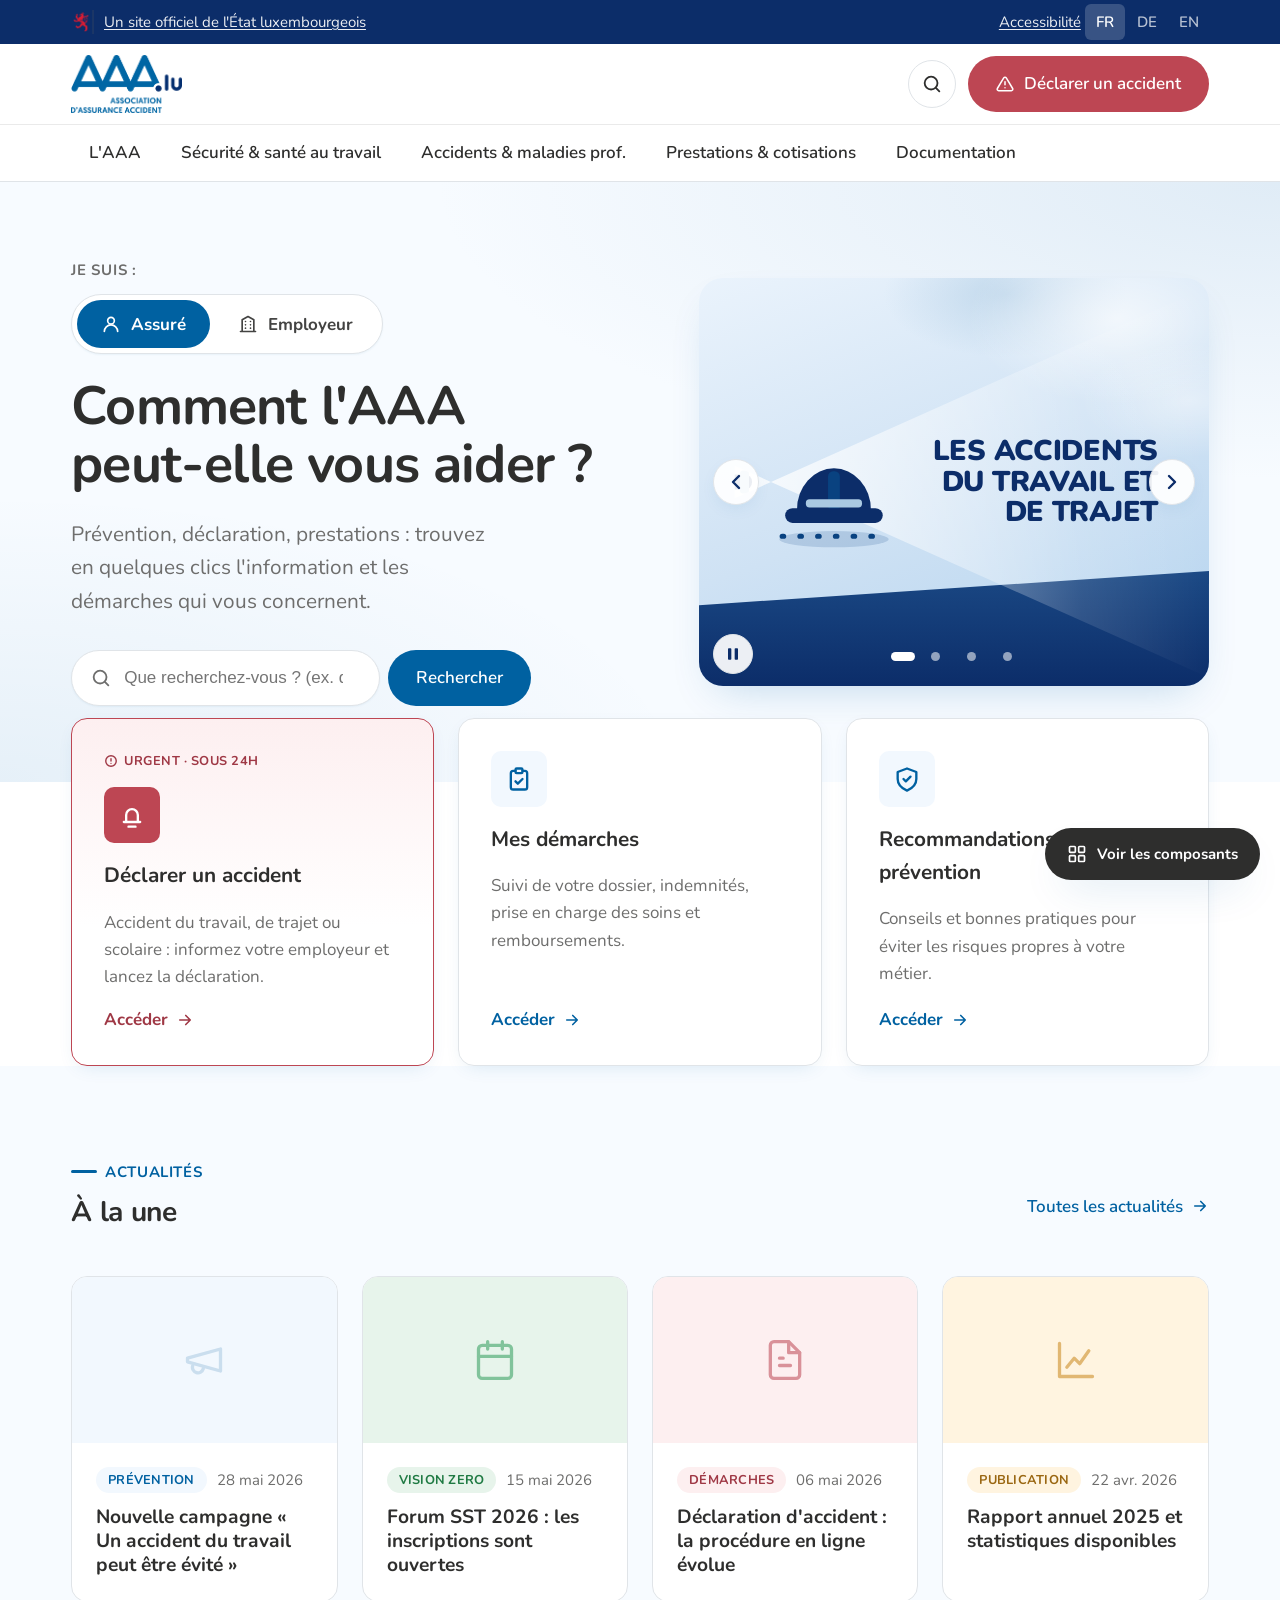
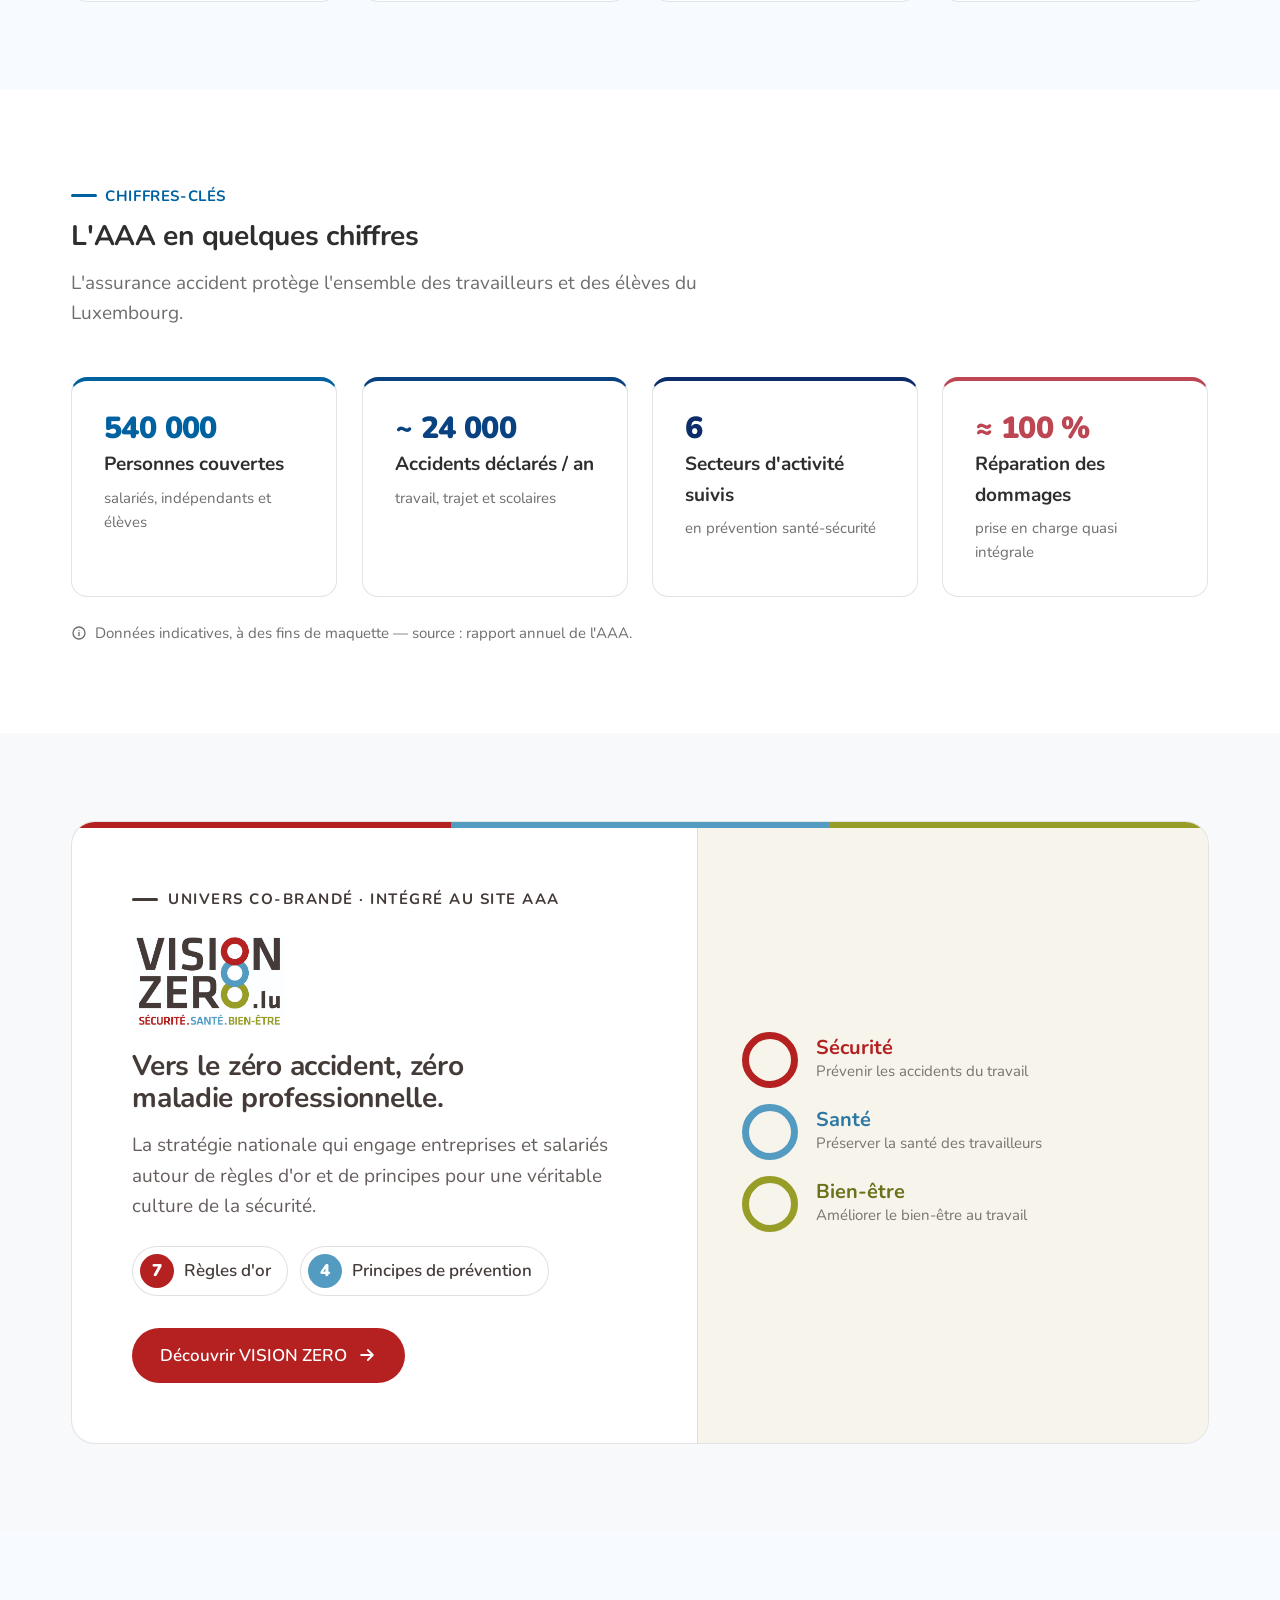
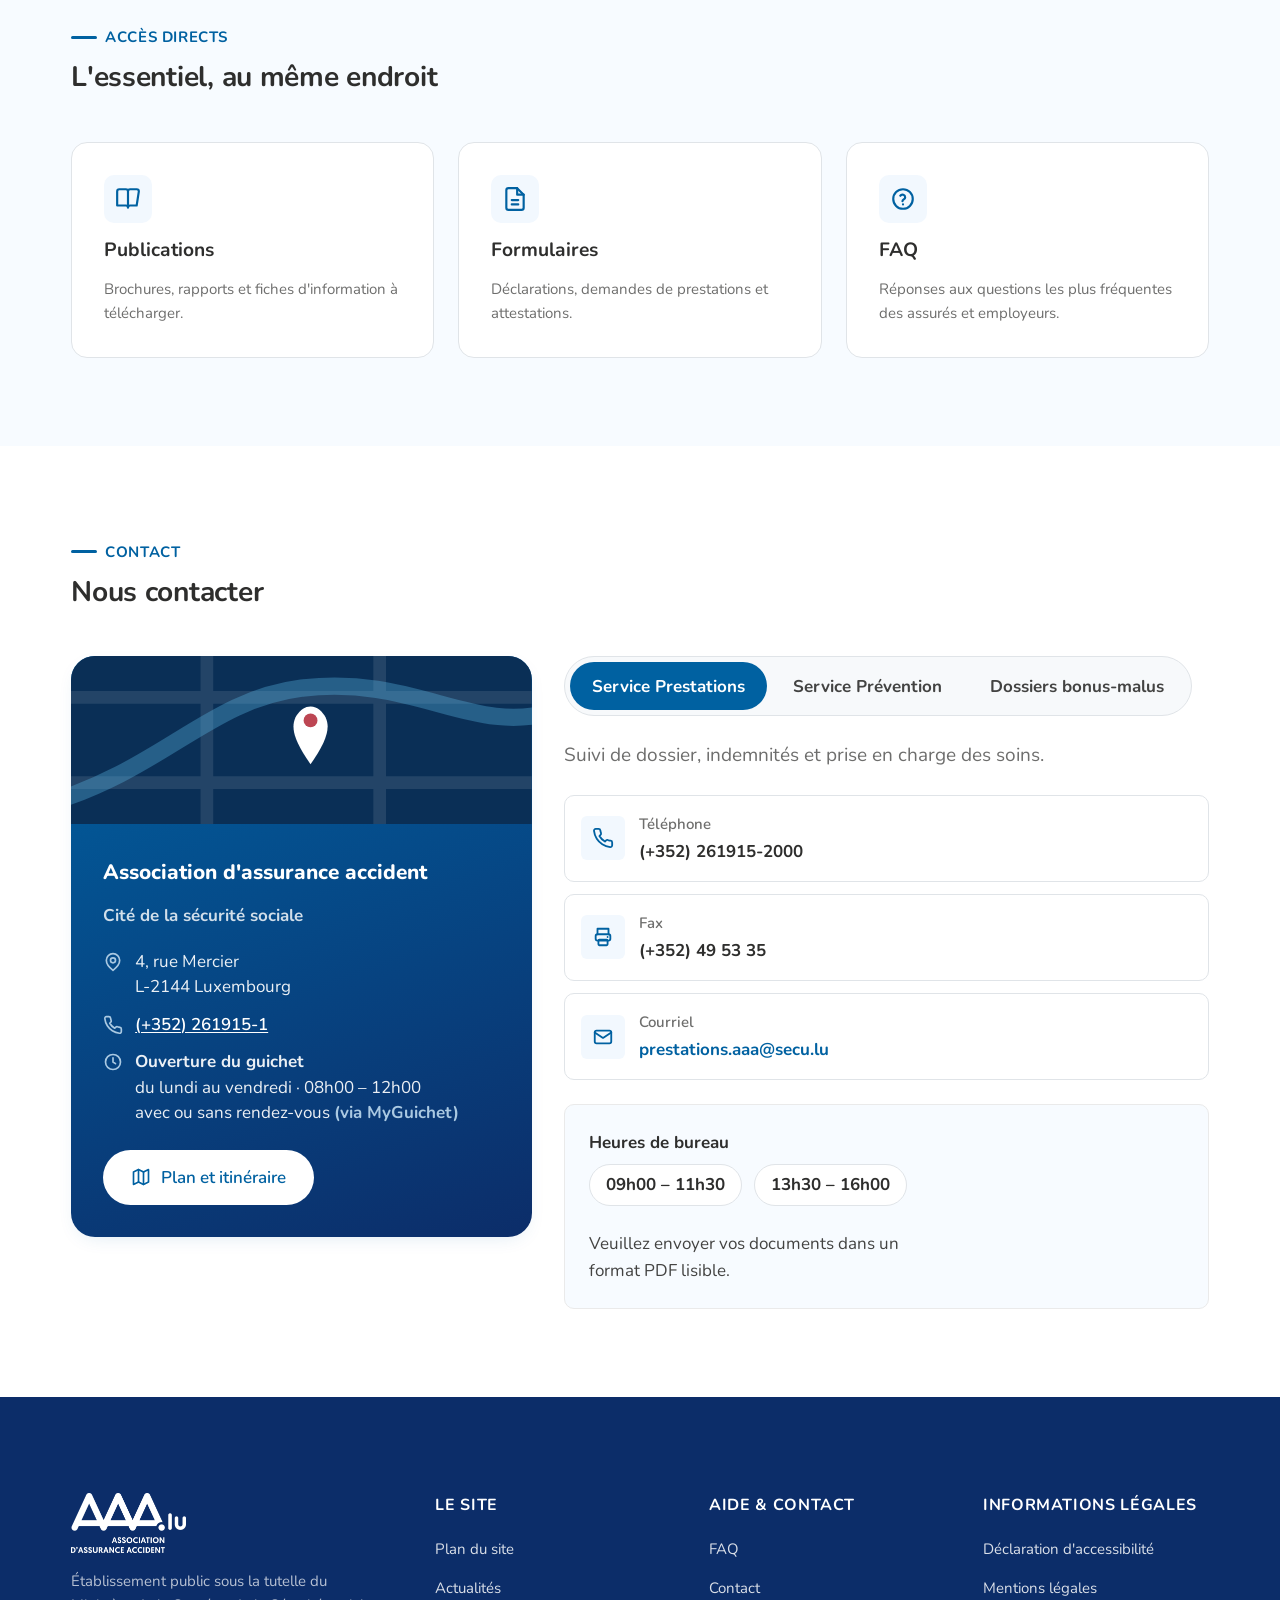
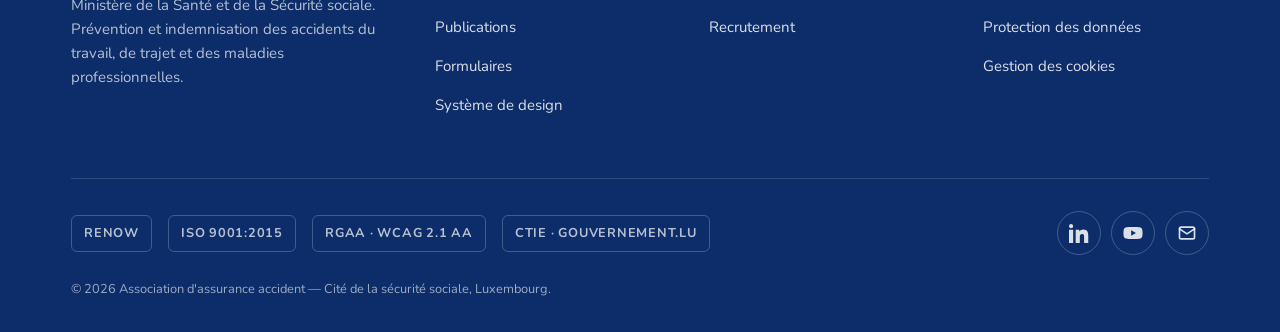
<file: index.html>
<!DOCTYPE html>
<html lang="fr">
<head>
<meta charset="UTF-8">
<meta name="viewport" content="width=device-width, initial-scale=1.0">
<title>AAA — Association d'assurance accident</title>
<meta name="description" content="Maquette de la refonte du site de l'Association d'assurance accident (AAA) — Luxembourg.">
<link rel="canonical" href="Accueil.html">
<meta http-equiv="refresh" content="0; url=Accueil.html">
<script>location.replace("Accueil.html");</script>
<style>
  html,body{margin:0;height:100%;font-family:system-ui,-apple-system,"Segoe UI",sans-serif;background:#0C2D69;color:#fff;}
  .wrap{min-height:100%;display:flex;flex-direction:column;align-items:center;justify-content:center;gap:18px;text-align:center;padding:24px;}
  .logo{width:84px;height:84px;border-radius:18px;background:#fff;color:#0061A1;display:grid;place-items:center;font-weight:900;font-size:1.6rem;letter-spacing:.02em;}
  a{color:#fff;font-weight:700;}
</style>
</head>
<body>
  <div class="wrap">
    <div class="logo">AAA</div>
    <p>Redirection vers la page d'accueil…<br><a href="Accueil.html">Cliquez ici si rien ne se passe</a></p>
  </div>
</body>
</html>
</file>
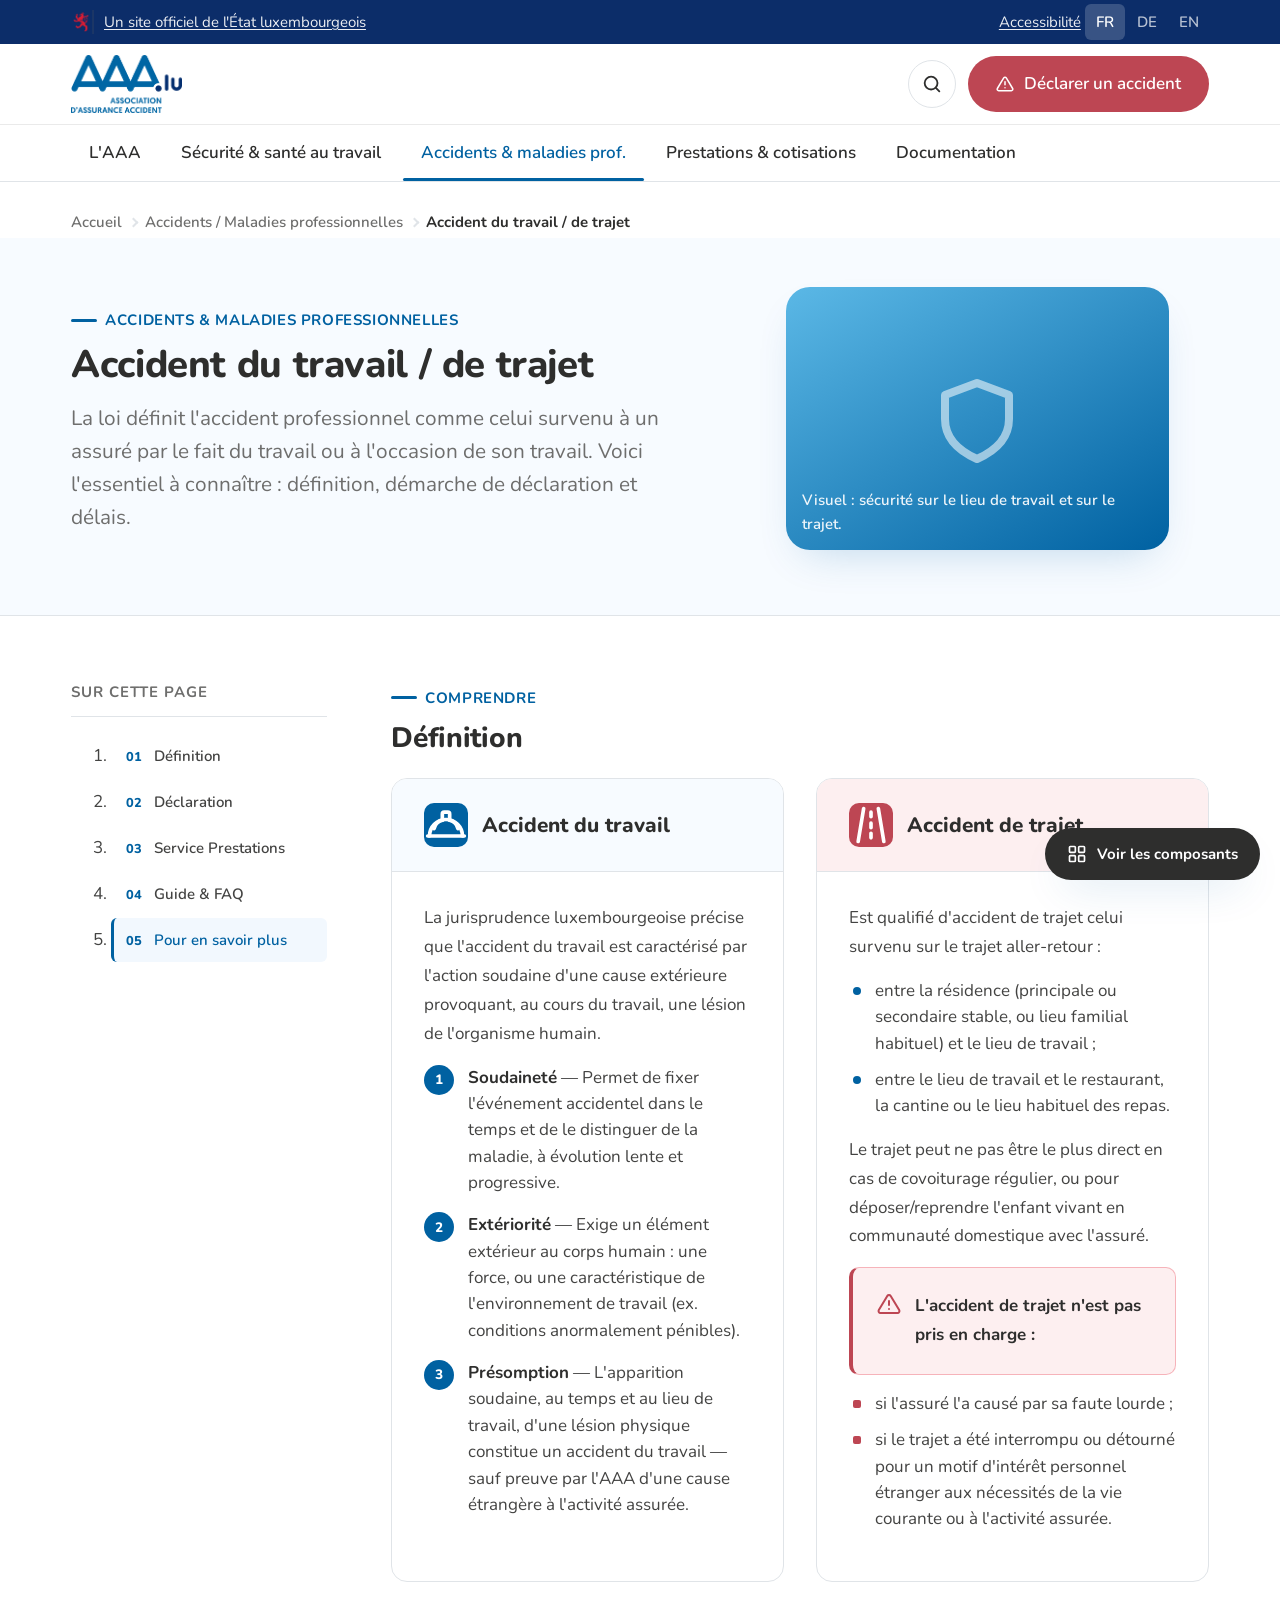
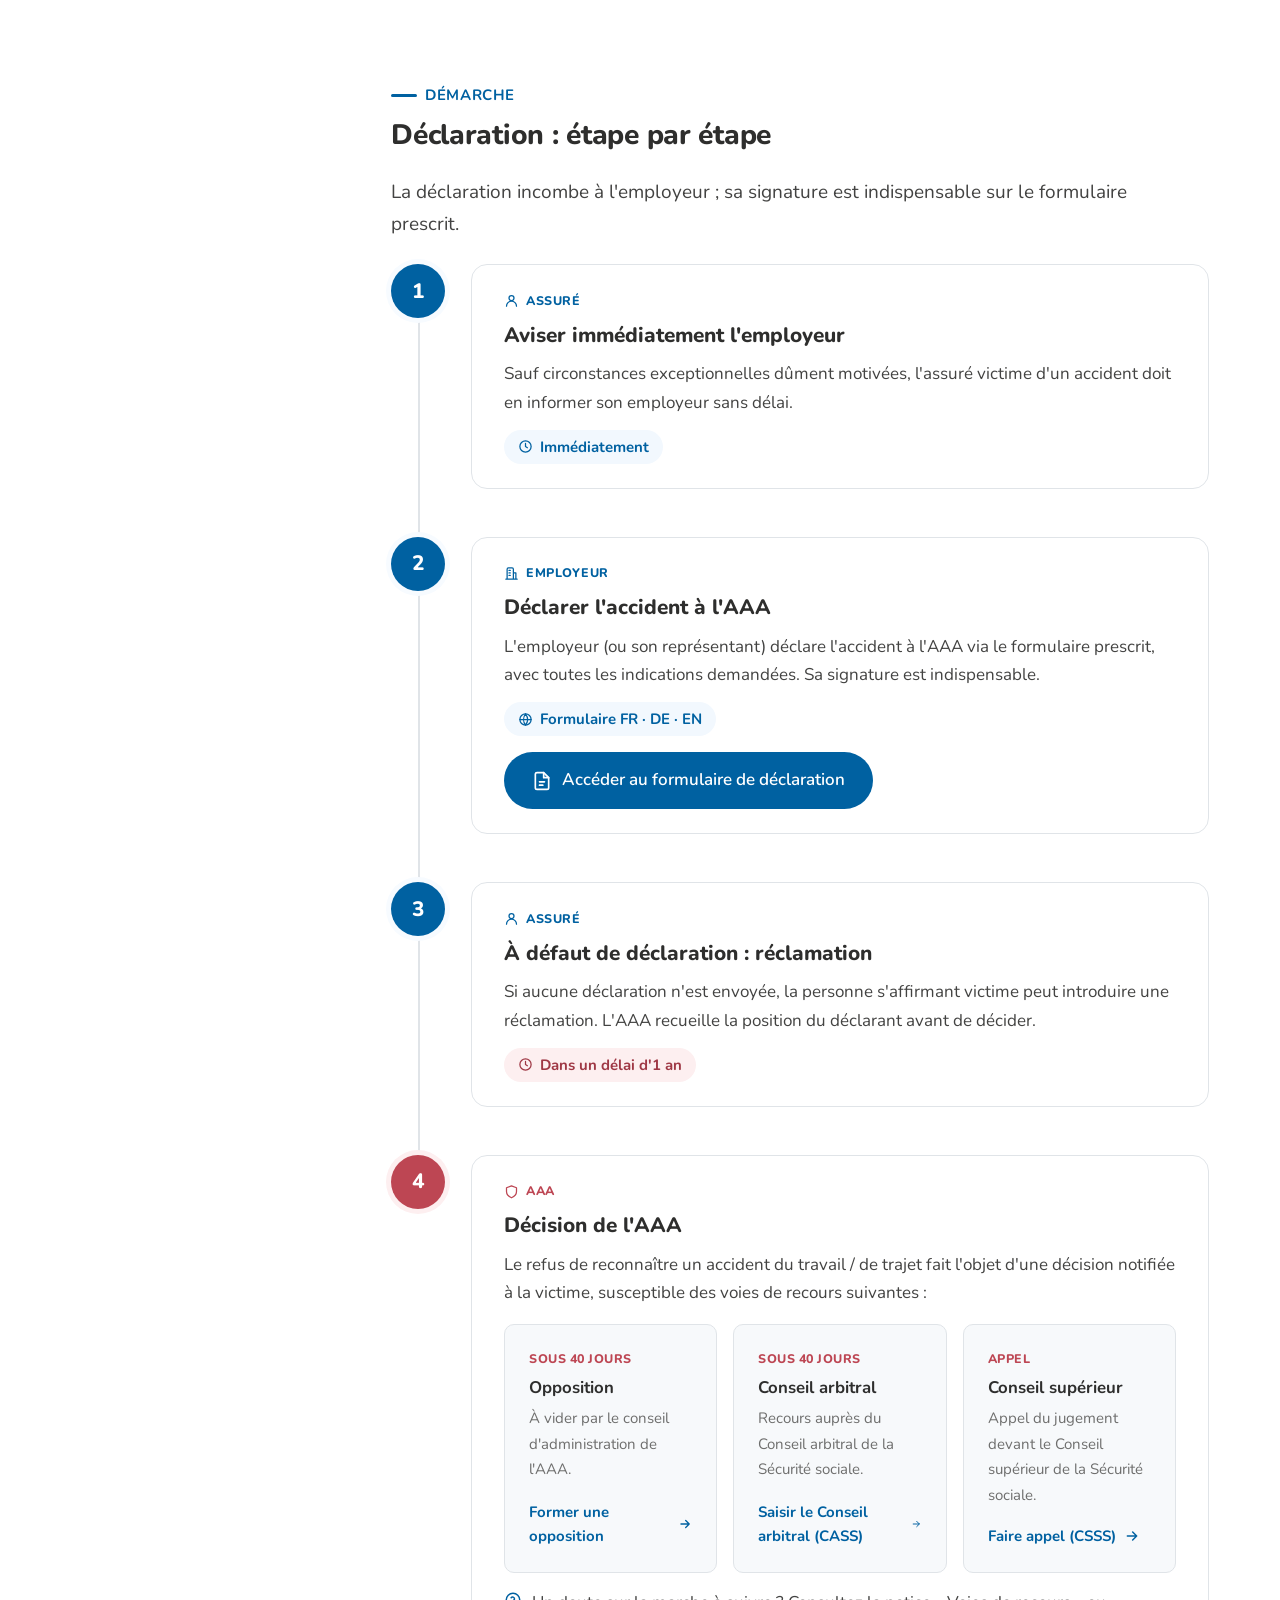
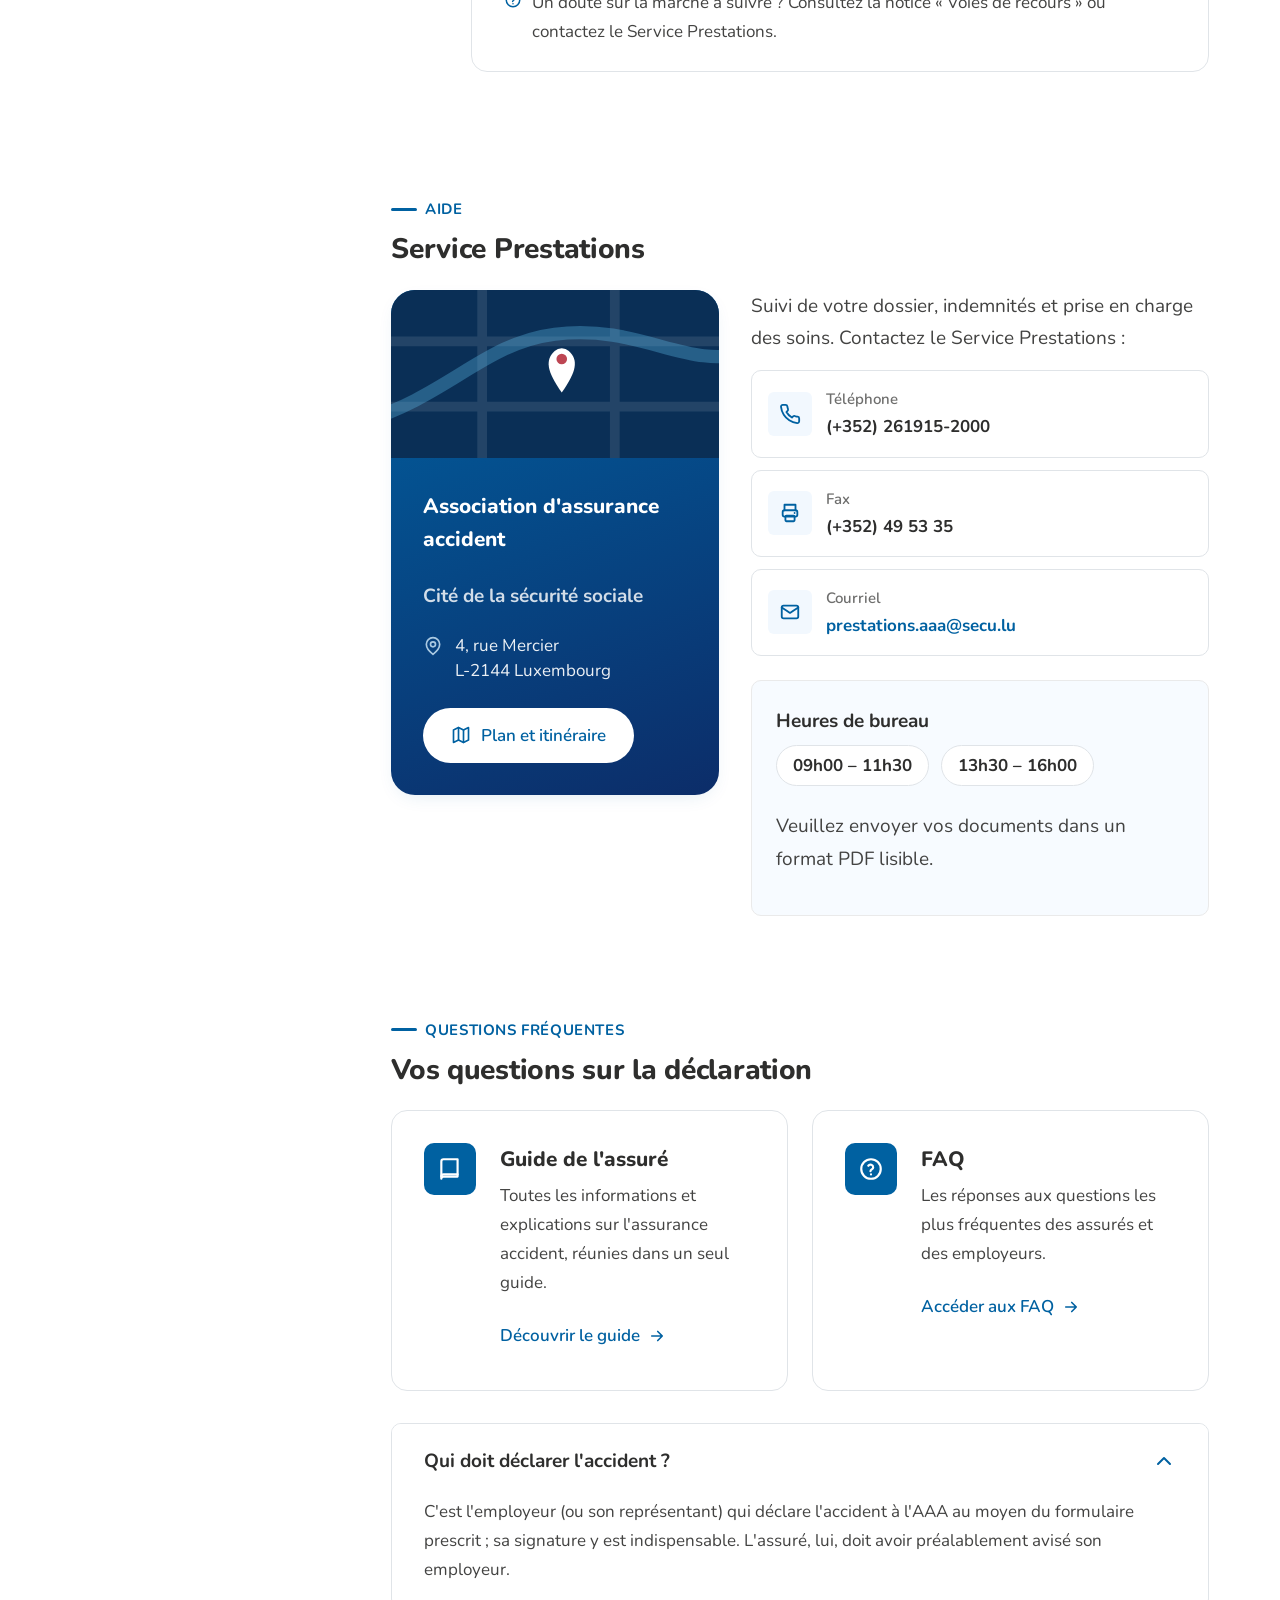
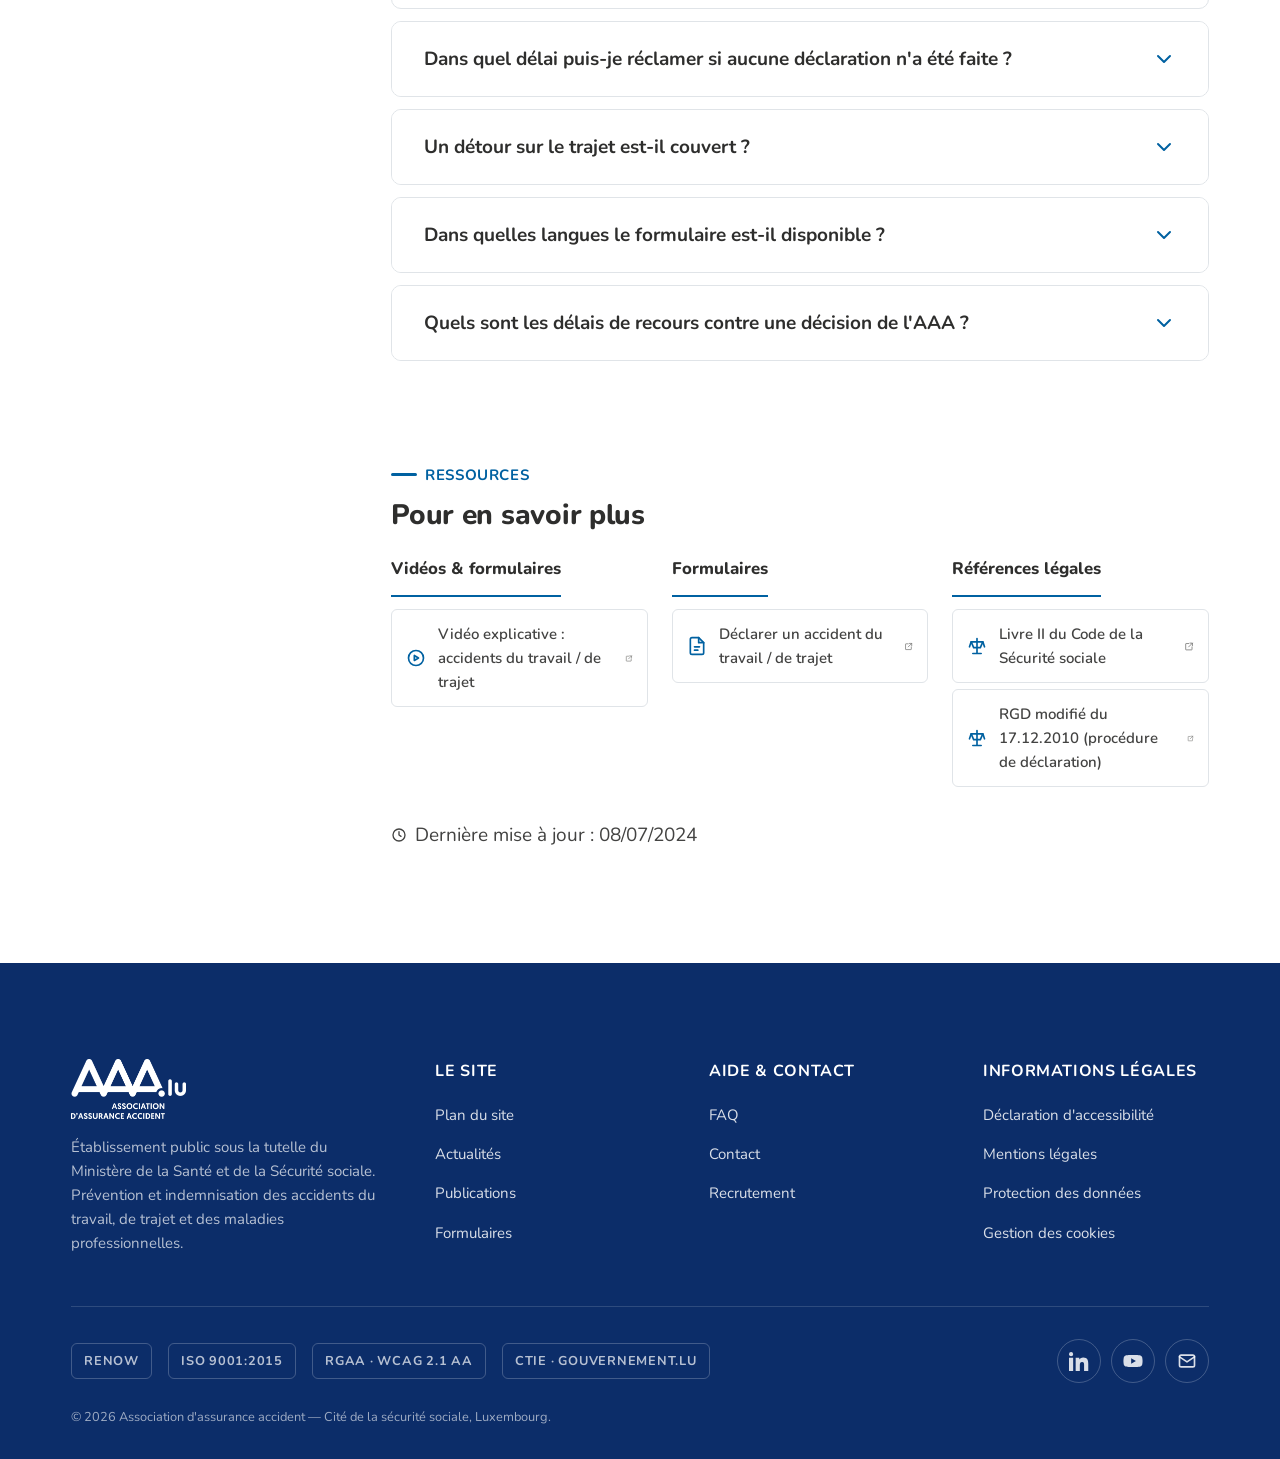
<file: Accident du travail et de trajet-print.html>
<!DOCTYPE html>
<html lang="fr">
<head>
<meta charset="UTF-8">
<meta name="viewport" content="width=device-width, initial-scale=1.0">
<title>Accident du travail / de trajet · AAA</title>
<meta name="description" content="Définition de l'accident du travail et de trajet, procédure de déclaration, délais et voies de recours — AAA Luxembourg.">
<link rel="stylesheet" href="aaa.css">
<style data-inlined="accident.css">
/* ============================================================
   AAA — Page « Accident du travail / de trajet »
   Étend aaa.css. Contenu fidèle à aaa.public.lu, mise en page enrichie.
   ============================================================ */

/* ---------- En-tête de page avec visuel ---------- */
.acc-hero { background: var(--aaa-blue-025); border-bottom: 1px solid var(--line); }
.acc-hero .wrap { display: grid; grid-template-columns: 1.15fr 0.85fr; gap: var(--s7); align-items: center; padding-block: var(--s6) var(--s7); }
.acc-hero h1 { font-size: var(--fs-h1); font-weight: 800; color: var(--ink); line-height: 1.08; letter-spacing: -0.01em; margin-top: var(--s3); }
.acc-hero .page-lead { font-size: var(--fs-lead); color: var(--ink-muted); margin-top: var(--s4); max-width: 52ch; }
.acc-hero-visual { aspect-ratio: 16/11; border-radius: var(--r-xl); overflow: hidden; background: linear-gradient(150deg, #5BB8E6, var(--aaa-blue)); position: relative; box-shadow: var(--sh-3); display: grid; place-items: center; }
.acc-hero-visual .ico { width: 96px; height: 96px; color: rgba(255,255,255,0.55); }
.acc-hero-visual figcaption { position: absolute; bottom: 14px; left: 16px; right: 16px; color: rgba(255,255,255,0.92); font-size: var(--fs-small); font-weight: 600; }

/* ---------- Encadré « En résumé » (3 faits clés) ---------- */
.keyfacts { display: grid; grid-template-columns: repeat(3, 1fr); gap: var(--s5); margin-top: calc(var(--s8) * -1); position: relative; z-index: 5; }
.kf { background: #fff; border: 1px solid var(--line); border-radius: var(--r-lg); padding: var(--s6); box-shadow: var(--sh-2); display: flex; flex-direction: column; gap: var(--s2); border-top: 4px solid var(--aaa-blue); }
.kf:nth-child(2) { border-top-color: var(--aaa-red); }
.kf:nth-child(3) { border-top-color: var(--aaa-blue-light); }
.kf .kf-ico { width: 46px; height: 46px; border-radius: var(--r); background: var(--aaa-blue-050); color: var(--aaa-blue); display: grid; place-items: center; margin-bottom: var(--s2); }
.kf:nth-child(2) .kf-ico { background: var(--aaa-red-050); color: var(--aaa-red); }
.kf .kf-ico .ico { width: 24px; height: 24px; }
.kf .kf-big { font-size: 1.5rem; font-weight: 800; color: var(--ink); line-height: 1.1; }
.kf .kf-label { color: var(--ink-muted); font-size: var(--fs-small); }

/* ---------- Layout 2 colonnes (sommaire + contenu) ---------- */
.acc-layout { display: grid; grid-template-columns: 256px minmax(0, 1fr); gap: var(--s8); align-items: start; padding-block: var(--s8) var(--s9); }
.acc-side { position: sticky; top: 96px; display: flex; flex-direction: column; gap: var(--s6); }

/* sous-menu de rubrique */
.side-menu .side-title { font-size: 1.05rem; font-weight: 800; color: var(--ink); line-height: 1.25; margin-bottom: var(--s4); padding-bottom: var(--s3); border-bottom: 2px solid var(--aaa-blue); }
.side-menu ul { display: flex; flex-direction: column; gap: 2px; }
.side-menu a { display: flex; align-items: center; gap: 10px; padding: 11px 14px; border-radius: var(--r-sm); color: var(--ink-body); text-decoration: none; font-weight: 600; font-size: var(--fs-small); border-left: 3px solid transparent; min-height: 44px; line-height: 1.3; transition: background 140ms, color 140ms; }
.side-menu a:hover { background: var(--aaa-blue-050); color: var(--aaa-blue); }
.side-menu a[aria-current="page"] { background: var(--aaa-blue-050); color: var(--aaa-blue); border-left-color: var(--aaa-blue); font-weight: 700; }

.toc { /* sous le sous-menu */ }
.toc h2 { font-size: var(--fs-small); text-transform: uppercase; letter-spacing: 0.06em; color: var(--ink-muted); font-weight: 700; margin-bottom: var(--s4); padding-bottom: var(--s3); border-bottom: 1px solid var(--line); }
.toc ol { display: flex; flex-direction: column; gap: 2px; counter-reset: toc; }
.toc a { display: flex; gap: 12px; align-items: baseline; padding: 10px 12px; border-radius: var(--r-sm); color: var(--ink-body); text-decoration: none; font-weight: 600; font-size: var(--fs-small); border-left: 3px solid transparent; min-height: 44px; }
.toc a::before { counter-increment: toc; content: counter(toc, decimal-leading-zero); color: var(--aaa-blue); font-weight: 800; font-size: 0.8rem; }
.toc a:hover { background: var(--aaa-blue-050); color: var(--aaa-blue); }
.toc a.is-active { background: var(--aaa-blue-050); color: var(--aaa-blue); border-left-color: var(--aaa-blue); }

.acc-main { min-width: 0; display: flex; flex-direction: column; gap: var(--s9); }
.acc-sec { scroll-margin-top: 92px; }
.acc-sec > .eyebrow { margin-bottom: var(--s3); }
.acc-sec h2 { font-size: var(--fs-h2); font-weight: 800; color: var(--ink); line-height: 1.15; letter-spacing: -0.01em; margin-bottom: var(--s5); }
.acc-sec h3 { font-size: var(--fs-h3); font-weight: 800; color: var(--ink); margin-bottom: var(--s3); }
.acc-sec .ct-feature-body h3 { color: #fff; }
.acc-sec p { color: var(--ink-body); font-size: var(--fs-body-lg); line-height: 1.7; margin-bottom: var(--s4); max-width: 68ch; }
.acc-sec p strong { color: var(--ink); }
.acc-sec .hl { background: linear-gradient(transparent 62%, rgba(91,184,230,0.4) 0); padding: 0 2px; font-weight: 700; color: var(--ink); }

/* définition : deux fiches */
.def-grid { display: grid; grid-template-columns: 1fr 1fr; gap: var(--s6); }
.def-card { background: #fff; border: 1px solid var(--line); border-radius: var(--r-lg); overflow: hidden; }
.def-card .def-head { display: flex; align-items: center; gap: 14px; padding: var(--s5) var(--s6); background: var(--aaa-blue-025); border-bottom: 1px solid var(--line); }
.def-card.trajet .def-head { background: var(--aaa-red-050); }
.def-card .def-head .d-ico { width: 44px; height: 44px; border-radius: var(--r); background: var(--aaa-blue); color: #fff; display: grid; place-items: center; flex-shrink: 0; }
.def-card.trajet .def-head .d-ico { background: var(--aaa-red); }
.def-card .def-head h3 { margin: 0; }
.def-card .def-body { padding: var(--s6); }
.def-card .def-body p { font-size: var(--fs-body); }
.def-card .def-body p:last-child { margin-bottom: 0; }

/* critères / liste à puces marquées */
.crit-list { display: flex; flex-direction: column; gap: var(--s4); margin: var(--s4) 0; }
.crit { display: flex; gap: 14px; }
.crit .c-mark { width: 30px; height: 30px; border-radius: var(--r-pill); background: var(--aaa-blue); color: #fff; font-weight: 800; display: grid; place-items: center; flex-shrink: 0; font-size: 0.85rem; }
.crit .c-txt { font-size: var(--fs-body); color: var(--ink-body); line-height: 1.55; }
.crit .c-txt strong { color: var(--ink); }
.bullets { display: flex; flex-direction: column; gap: 10px; margin: var(--s3) 0 var(--s4); }
.bullets li { position: relative; padding-left: 26px; color: var(--ink-body); font-size: var(--fs-body); line-height: 1.55; }
.bullets li::before { content: ""; position: absolute; left: 4px; top: 9px; width: 8px; height: 8px; border-radius: 50%; background: var(--aaa-blue); }
.bullets.neg li::before { background: var(--aaa-red); border-radius: 2px; }
.callout-warn { display: flex; gap: 14px; background: var(--aaa-red-050); border: 1px solid rgba(226,0,26,0.25); border-left: 4px solid var(--aaa-red); border-radius: var(--r); padding: var(--s5); margin: var(--s4) 0; }
.callout-warn .ico { width: 24px; height: 24px; color: var(--aaa-red); flex-shrink: 0; }
.callout-warn p { margin: 0; font-size: var(--fs-body); color: var(--ink-body); }

/* ---------- Timeline de déclaration ---------- */
.timeline { display: flex; flex-direction: column; gap: 0; margin: var(--s5) 0; }
.tl-step { display: grid; grid-template-columns: 56px 1fr; gap: var(--s5); position: relative; padding-bottom: var(--s7); }
.tl-step:last-child { padding-bottom: 0; }
.tl-step::before { content: ""; position: absolute; left: 27px; top: 48px; bottom: -4px; width: 2px; background: var(--line); }
.tl-step:last-child::before { display: none; }
.tl-num { width: 54px; height: 54px; border-radius: var(--r-pill); background: var(--aaa-blue); color: #fff; font-weight: 800; font-size: 1.3rem; display: grid; place-items: center; z-index: 1; box-shadow: 0 0 0 5px var(--aaa-blue-025); }
.tl-step.is-decision .tl-num { background: var(--aaa-red); box-shadow: 0 0 0 5px var(--aaa-red-050); }
.tl-card { background: #fff; border: 1px solid var(--line); border-radius: var(--r-lg); padding: var(--s5) var(--s6); }
.tl-card h3 { font-size: var(--fs-h3); margin-bottom: 8px; }
.tl-card p { font-size: var(--fs-body); margin-bottom: 0; max-width: none; }
.tl-actor { display: inline-flex; align-items: center; gap: 7px; font-size: 0.78rem; font-weight: 800; text-transform: uppercase; letter-spacing: 0.04em; color: var(--aaa-blue); margin-bottom: 8px; }
.tl-actor .ico { width: 15px; height: 15px; }
.tl-step.is-decision .tl-actor { color: var(--aaa-red); }
.tl-badge { display: inline-flex; align-items: center; gap: 7px; background: var(--aaa-blue-050); color: var(--aaa-blue); border-radius: var(--r-pill); padding: 5px 14px; font-weight: 700; font-size: var(--fs-small); margin-top: var(--s3); }
.tl-badge .ico { width: 15px; height: 15px; }
.tl-badge.warn { background: var(--aaa-red-050); color: var(--aaa-red-700); }

/* recours : cartes-liens actionnables */
.appeals { display: grid; grid-template-columns: repeat(3, 1fr); gap: var(--s4); margin-top: var(--s4); }
.appeal { display: flex; flex-direction: column; background: var(--surface-alt); border: 1px solid var(--line); border-radius: var(--r); padding: var(--s5); text-decoration: none; transition: border-color 160ms var(--ease), background 160ms var(--ease), transform 160ms var(--ease), box-shadow 160ms var(--ease); }
.appeal:hover { border-color: var(--aaa-blue); background: #fff; transform: translateY(-3px); box-shadow: var(--sh-2); }
.appeal .a-delay { font-size: 0.78rem; font-weight: 800; text-transform: uppercase; letter-spacing: 0.04em; color: var(--aaa-red); margin-bottom: 6px; }
.appeal h4 { font-size: 1.05rem; font-weight: 700; color: var(--ink); margin: 0 0 4px; }
.appeal p { font-size: var(--fs-small); color: var(--ink-muted); margin: 0 0 var(--s4); }
.appeal-go { margin-top: auto; display: inline-flex; align-items: center; gap: 8px; color: var(--aaa-blue); font-weight: 700; font-size: var(--fs-small); }
.appeal-go .ico { width: 16px; height: 16px; transition: transform 160ms var(--ease); }
.appeal:hover .appeal-go .ico { transform: translateX(4px); }
.appeal-help { display: flex; align-items: flex-start; gap: 10px; margin-top: var(--s4); font-size: var(--fs-small); color: var(--ink-muted); }
.appeal-help .ico { width: 18px; height: 18px; color: var(--aaa-blue); flex-shrink: 0; margin-top: 2px; }
.appeal-help a { font-weight: 700; }

/* ---------- FAQ accordéon ---------- */
.faq { display: flex; flex-direction: column; gap: var(--s3); }
.faq-item { border: 1px solid var(--line); border-radius: var(--r); overflow: hidden; background: #fff; }
.faq-q { width: 100%; display: flex; align-items: center; justify-content: space-between; gap: var(--s4); text-align: left; padding: var(--s5) var(--s6); border: 0; background: #fff; cursor: pointer; font-weight: 700; font-size: var(--fs-body-lg); color: var(--ink); min-height: 64px; }
.faq-q:hover { background: var(--aaa-blue-025); }
.faq-q .faq-chev { width: 24px; height: 24px; color: var(--aaa-blue); flex-shrink: 0; transition: transform 240ms var(--ease); }
.faq-q[aria-expanded="true"] .faq-chev { transform: rotate(180deg); }
.faq-a { display: grid; grid-template-rows: 0fr; transition: grid-template-rows 280ms var(--ease); }
.faq-a > div { overflow: hidden; }
.faq-q[aria-expanded="true"] + .faq-a { grid-template-rows: 1fr; }
.faq-a p { margin: 0; padding: 0 var(--s6) var(--s5); color: var(--ink-body); font-size: var(--fs-body); max-width: none; }
@media (prefers-reduced-motion: reduce) { .faq-a { transition: none; } }

/* ---------- Cartes CTA (Guide / FAQ) + ressources ---------- */
.cta-duo { display: grid; grid-template-columns: 1fr 1fr; gap: var(--s5); }
.cta-card { display: flex; gap: var(--s5); align-items: flex-start; background: #fff; border: 1px solid var(--line); border-radius: var(--r-lg); padding: var(--s6); transition: border-color 160ms, transform 160ms var(--ease); }
.cta-card:hover { border-color: var(--aaa-blue-light); transform: translateY(-3px); }
.cta-card .cta-ico { width: 52px; height: 52px; border-radius: var(--r); background: var(--aaa-blue); color: #fff; display: grid; place-items: center; flex-shrink: 0; }
.cta-card .cta-ico .ico { width: 26px; height: 26px; }
.cta-card h3 { margin-bottom: 6px; }
.cta-card p { font-size: var(--fs-body); margin-bottom: var(--s4); }
.cta-card .linkarrow { font-size: var(--fs-body); }

.res-grid { display: grid; grid-template-columns: repeat(3, 1fr); gap: var(--s5); }
.res-col h3 { font-size: 1.05rem; font-weight: 800; color: var(--ink); margin-bottom: var(--s3); padding-bottom: var(--s3); border-bottom: 2px solid var(--aaa-blue); display: inline-block; }
.res-list { display: flex; flex-direction: column; gap: 6px; }
.res-list a { display: flex; gap: 12px; align-items: center; padding: 12px 14px; border: 1px solid var(--line); border-radius: var(--r-sm); color: var(--ink-body); text-decoration: none; font-weight: 600; font-size: var(--fs-small); min-height: 48px; transition: border-color 140ms, background 140ms; }
.res-list a:hover { border-color: var(--aaa-blue); background: var(--aaa-blue-050); color: var(--aaa-blue); }
.res-list a .ico { width: 20px; height: 20px; color: var(--aaa-blue); flex-shrink: 0; }
.res-list a .ext { margin-left: auto; width: 15px; height: 15px; color: var(--ink-muted); }

/* contact prestations (réutilise .aside-card--blue) */
.acc-contact { display: grid; grid-template-columns: 1fr 1fr; gap: var(--s5); align-items: start; }
.acc-contact .pdf-note { background: var(--aaa-blue-025); border: 1px solid var(--line-soft); border-radius: var(--r); padding: var(--s4) var(--s5); font-size: var(--fs-small); color: var(--ink-body); display: flex; gap: 10px; align-items: flex-start; }
.acc-contact .pdf-note .ico { width: 18px; height: 18px; color: var(--aaa-blue); flex-shrink: 0; margin-top: 2px; }
.hours-row { display: flex; gap: var(--s3); margin-top: var(--s3); }
.hours-row .pill { background: rgba(255,255,255,0.14); border: 1px solid rgba(255,255,255,0.25); border-radius: var(--r-pill); padding: 7px 16px; font-weight: 700; font-size: var(--fs-small); }

.updated { font-size: var(--fs-small); color: var(--ink-muted); display: flex; align-items: center; gap: 8px; }
.updated .ico { width: 16px; height: 16px; }

/* ---------- Responsive ---------- */
@media (max-width: 1040px) {
  .acc-hero .wrap { grid-template-columns: 1fr; }
  .acc-hero-visual { order: -1; max-width: 520px; }
  .acc-layout { grid-template-columns: 1fr; gap: var(--s6); }
  .acc-side { position: static; }
  .toc { display: none; }
}
@media (max-width: 760px) {
  .keyfacts { grid-template-columns: 1fr; margin-top: var(--s6); }
  .def-grid, .appeals, .res-grid, .cta-duo, .acc-contact { grid-template-columns: 1fr; }
  .acc-main { gap: var(--s8); }
}

</style>
<style id="print-styles">
@media print {
  @page { size: A4 portrait; margin: 12mm 10mm; }
  html, body { background: #fff !important; }
  *, *::before, *::after {
    -webkit-print-color-adjust: exact !important; print-color-adjust: exact !important;
    animation-delay: -99s !important; animation-duration: .001s !important;
    animation-iteration-count: 1 !important; animation-fill-mode: both !important;
    animation-play-state: running !important; transition-duration: 0s !important;
  }
  /* masquer le chrome interactif non pertinent à l'impression */
  .utility, .header, .mobile-nav, .cmp-toggle, .skip-link, .acc-toc, .burger,
  .header-actions, .lang, .a11y-link { display: none !important; }
  main#main { padding-top: 0 !important; }
  .breadcrumb { padding-top: 0 !important; }
  /* la mise en page colonne -> flux simple */
  .acc-layout, .prev-shell, .prev-layout { display: block !important; }
  .acc-aside, .prev-aside { position: static !important; width: auto !important; }
  /* éviter les coupures au milieu des blocs */
  section, .acc-sec, .def-card, .appeal, .faq-item, .timeline-step,
  .resume, .contact-modern, .ct-feature, .ct-line, .doc-card, figure {
    break-inside: avoid; page-break-inside: avoid;
  }
  h1, h2, h3, h4 { break-after: avoid; page-break-after: avoid; }
  .acc-hero { break-after: avoid; }
  /* liens : afficher l'URL réelle quand utile (placeholders #0 ignorés) */
  a[href^="http"]::after, a[href$=".html"]::after {
    content: " (" attr(href) ")"; font-size: 0.75em; color: #5A6B75; font-weight: 400; word-break: break-all;
  }
  a[href="#0"]::after, .brand::after, .breadcrumb a::after { content: "" !important; }
  /* hero : fond imprimable */
  .acc-hero { background: #EAF3FA !important; }
  /* neutraliser ombres lourdes */
  .ct-feature, .doc-card, .resume { box-shadow: none !important; }
}
</style>
</head>
<body>

<a class="skip-link" href="#main" data-i18n="util.a11y">Accessibilité</a>

<!-- ============ UTILITY BAR · composant « bandeau État » ============ -->
<div class="utility" data-component="Bandeau État · langue">
  <div class="wrap">
    <a class="gov" href="#0">
      <img class="gov-emblem" src="assets/lion-lu.png" alt="" aria-hidden="true" width="188" height="198">
      <span data-i18n="util.official">Un site officiel de l'État luxembourgeois</span>
    </a>
    <div class="utility-right">
      <a class="a11y-link" href="#0">
        <svg class="ico" viewBox="0 0 24 24" fill="none" stroke="currentColor" stroke-width="1.8" aria-hidden="true"><circle cx="12" cy="4" r="1.6" fill="currentColor" stroke="none"/><path d="M4 8h16M9 8v5l-2 6M15 8v5l2 6M9 13h6" stroke-linecap="round" stroke-linejoin="round"/></svg>
        <span data-i18n="util.a11y">Accessibilité</span>
      </a>
      <nav class="lang" aria-label="Langue / Sprache / Language">
        <button type="button" data-lang="fr" aria-pressed="true">FR</button>
        <button type="button" data-lang="de" aria-pressed="false">DE</button>
        <button type="button" data-lang="en" aria-pressed="false">EN</button>
      </nav>
    </div>
  </div>
</div>

<!-- ============ HEADER · composant « en-tête + navigation » ============ -->
<header class="header" data-component="En-tête + navigation principale">
  <div class="header-bar">
    <div class="wrap">
      <a class="brand" href="Accueil.html" aria-label="AAA — Association d'assurance accident, accueil">
        <span class="aaa-mark">
          <img class="aaa-logo-img" src="assets/logo.png" alt="AAA — Association d'assurance accident" width="229" height="120">
        </span>
      </a>

      <div class="header-actions">
        <button class="icon-btn" type="button" data-i18n-aria="header.searchAria" aria-label="Rechercher sur le site">
          <svg class="ico" viewBox="0 0 24 24" fill="none" stroke="currentColor" stroke-width="2" stroke-linecap="round" aria-hidden="true"><circle cx="11" cy="11" r="7"/><path d="m20 20-3.5-3.5"/></svg>
        </button>
        <a class="btn btn--red btn-declare" href="Accident du travail et de trajet.html">
          <svg class="ico" viewBox="0 0 24 24" fill="none" stroke="currentColor" stroke-width="2" stroke-linecap="round" stroke-linejoin="round" aria-hidden="true"><path d="M12 9v4M12 17h.01M10.3 3.9 1.8 18a2 2 0 0 0 1.7 3h17a2 2 0 0 0 1.7-3L13.7 3.9a2 2 0 0 0-3.4 0Z"/></svg>
          <span class="label" data-i18n="header.declare">Déclarer un accident</span>
          <span class="sr-only" data-i18n="ext.newwin"> (nouvelle fenêtre)</span>
        </a>
        <button class="icon-btn burger" type="button" aria-expanded="false" data-i18n-aria="header.menu" aria-label="Menu">
          <svg class="ico" viewBox="0 0 24 24" fill="none" stroke="currentColor" stroke-width="2" stroke-linecap="round" aria-hidden="true"><path d="M4 6h16M4 12h16M4 18h16"/></svg>
        </button>
      </div>
    </div>
  </div>

  <nav class="mainnav" aria-label="Navigation principale">
    <div class="wrap">
      <ul>
        <li class="has-sub">
          <a href="#0" data-i18n="nav.aaa" aria-haspopup="true" aria-expanded="false">L'AAA<svg class="nav-chev" viewBox="0 0 24 24" fill="none" stroke="currentColor" stroke-width="2.2" stroke-linecap="round" stroke-linejoin="round" aria-hidden="true"><path d="m6 9 6 6 6-6"/></svg></a>
          <div class="subnav"><ul>
            <li><a href="#0" data-i18n="sm.aaa.vision">Vision</a></li>
            <li><a href="#0" data-i18n="sm.aaa.mission">Mission</a></li>
            <li><a href="#0" data-i18n="sm.aaa.orga">Organisation</a></li>
            <li><a href="#0" data-i18n="sm.aaa.rapport">Rapport annuel & statistiques</a></li>
            <li><a href="#0" data-i18n="sm.aaa.iso">Démarche qualité</a></li>
          </ul></div>
        </li>
        <li class="has-sub">
          <a href="#0" data-i18n="nav.sst" aria-haspopup="true" aria-expanded="false">Sécurité &amp; santé au travail<svg class="nav-chev" viewBox="0 0 24 24" fill="none" stroke="currentColor" stroke-width="2.2" stroke-linecap="round" stroke-linejoin="round" aria-hidden="true"><path d="m6 9 6 6 6-6"/></svg></a>
          <div class="subnav"><ul>
            <li><a href="#0" data-i18n="sm.sst.conseil">Conseil SST</a></li>
            <li><a href="Recommandation de prevention.html" data-i18n="sm.sst.reco">Recommandations de prévention</a></li>
            <li><a href="#0" data-i18n="sm.sst.formations">Formations</a></li>
            <li><a href="#0" data-i18n="sm.sst.regl">Réglementation</a></li>
            <li><a href="#0" data-i18n="sm.sst.label">Label « Sécher a Gesond »</a></li>
            <li><a href="#0" data-i18n="sm.sst.vz">VISION ZERO</a></li>
          </ul></div>
        </li>
        <li class="has-sub">
          <a href="#0" aria-current="page" data-i18n="nav.accidents" aria-haspopup="true" aria-expanded="false">Accidents &amp; maladies prof.<svg class="nav-chev" viewBox="0 0 24 24" fill="none" stroke="currentColor" stroke-width="2.2" stroke-linecap="round" stroke-linejoin="round" aria-hidden="true"><path d="m6 9 6 6 6-6"/></svg></a>
          <div class="subnav"><ul>
            <li><a href="Accident du travail et de trajet.html" aria-current="page" data-i18n="sm.acc.travail">Accident du travail / de trajet</a></li>
            <li><a href="#0" data-i18n="sm.acc.scolaire">Accident scolaire / périscolaire</a></li>
            <li><a href="#0" data-i18n="sm.acc.maladies">Maladies professionnelles</a></li>
          </ul></div>
        </li>
        <li class="has-sub">
          <a href="#0" data-i18n="nav.prestations" aria-haspopup="true" aria-expanded="false">Prestations &amp; cotisations<svg class="nav-chev" viewBox="0 0 24 24" fill="none" stroke="currentColor" stroke-width="2.2" stroke-linecap="round" stroke-linejoin="round" aria-hidden="true"><path d="m6 9 6 6 6-6"/></svg></a>
          <div class="subnav"><ul>
            <li><a href="#0" data-i18n="sm.pre.assurees">Personnes assurées</a></li>
            <li><a href="#0" data-i18n="sm.pre.indemn">Indemnisations</a></li>
            <li><a href="#0" data-i18n="sm.pre.cotis">Cotisations</a></li>
            <li><a href="#0" data-i18n="sm.pre.videos">Vidéos explicatives</a></li>
          </ul></div>
        </li>
        <li class="has-sub">
          <a href="#0" data-i18n="nav.doc" aria-haspopup="true" aria-expanded="false">Documentation<svg class="nav-chev" viewBox="0 0 24 24" fill="none" stroke="currentColor" stroke-width="2.2" stroke-linecap="round" stroke-linejoin="round" aria-hidden="true"><path d="m6 9 6 6 6-6"/></svg></a>
          <div class="subnav"><ul>
            <li><a href="#0" data-i18n="sm.doc.formulaires">Formulaires</a></li>
            <li><a href="#0" data-i18n="sm.doc.publications">Publications</a></li>
            <li><a href="#0" data-i18n="sm.doc.legis">Législations / Jurisprudence</a></li>
          </ul></div>
        </li>
      </ul>
    </div>
  </nav>
</header>

<!-- mobile nav drawer -->
<div class="mobile-nav" role="dialog" aria-modal="true" aria-label="Menu">
  <div class="panel">
    <div class="mn-head">
      <img class="aaa-logo-img" src="assets/logo.png" alt="AAA" width="229" height="120" style="height:44px;">
      <button class="icon-btn" type="button" data-close data-i18n-aria="header.close" aria-label="Fermer">
        <svg class="ico" viewBox="0 0 24 24" fill="none" stroke="currentColor" stroke-width="2" stroke-linecap="round" aria-hidden="true"><path d="M6 6l12 12M18 6 6 18"/></svg>
      </button>
    </div>
    <a class="mn-top" href="#0" data-i18n="nav.aaa">L'AAA</a>
    <a class="mn-sub" href="#0" data-i18n="sm.aaa.vision">Vision</a>
    <a class="mn-sub" href="#0" data-i18n="sm.aaa.mission">Mission</a>
    <a class="mn-sub" href="#0" data-i18n="sm.aaa.orga">Organisation</a>
    <a class="mn-sub" href="#0" data-i18n="sm.aaa.rapport">Rapport annuel & statistiques</a>
    <a class="mn-sub" href="#0" data-i18n="sm.aaa.iso">Démarche qualité</a>
    <a class="mn-top" href="#0" data-i18n="nav.sst">Sécurité &amp; santé au travail</a>
    <a class="mn-sub" href="#0" data-i18n="sm.sst.conseil">Conseil SST</a>
    <a class="mn-sub" href="Recommandation de prevention.html" data-i18n="sm.sst.reco">Recommandations de prévention</a>
    <a class="mn-sub" href="#0" data-i18n="sm.sst.formations">Formations</a>
    <a class="mn-sub" href="#0" data-i18n="sm.sst.regl">Réglementation</a>
    <a class="mn-sub" href="#0" data-i18n="sm.sst.label">Label « Sécher a Gesond »</a>
    <a class="mn-sub" href="#0" data-i18n="sm.sst.vz">VISION ZERO</a>
    <a class="mn-top" href="#0" aria-current="page" data-i18n="nav.accidents">Accidents &amp; maladies prof.</a>
    <a class="mn-sub" href="Accident du travail et de trajet.html" data-i18n="sm.acc.travail">Accident du travail / de trajet</a>
    <a class="mn-sub" href="#0" data-i18n="sm.acc.scolaire">Accident scolaire / périscolaire</a>
    <a class="mn-sub" href="#0" data-i18n="sm.acc.maladies">Maladies professionnelles</a>
    <a class="mn-top" href="#0" data-i18n="nav.prestations">Prestations &amp; cotisations</a>
    <a class="mn-sub" href="#0" data-i18n="sm.pre.assurees">Personnes assurées</a>
    <a class="mn-sub" href="#0" data-i18n="sm.pre.indemn">Indemnisations</a>
    <a class="mn-sub" href="#0" data-i18n="sm.pre.cotis">Cotisations</a>
    <a class="mn-sub" href="#0" data-i18n="sm.pre.videos">Vidéos explicatives</a>
    <a class="mn-top" href="#0" data-i18n="nav.doc">Documentation</a>
    <a class="mn-sub" href="#0" data-i18n="sm.doc.formulaires">Formulaires</a>
    <a class="mn-sub" href="#0" data-i18n="sm.doc.publications">Publications</a>
    <a class="mn-sub" href="#0" data-i18n="sm.doc.legis">Législations / Jurisprudence</a>
    </div>
</div>

  <main id="main">
    <nav class="breadcrumb wrap" aria-label="Fil d'Ariane" data-component="Fil d'Ariane">
      <ol>
        <li><a href="Accueil.html" data-i18n="bc.home">Accueil</a></li>
        <li><a href="#0" data-i18n="bc.amp">Accidents / Maladies professionnelles</a></li>
        <li aria-current="page" data-i18n="bc.acc">Accident du travail / de trajet</li>
      </ol>
    </nav>

    <section class="acc-hero" data-component="En-tête de page">
      <div class="wrap">
        <div>
          <span class="eyebrow" data-i18n="acc.eyebrow">Accidents &amp; maladies professionnelles</span>
          <h1 data-i18n="acc.title">Accident du travail / de trajet</h1>
          <p class="page-lead" data-i18n="acc.lead">La loi définit l'accident professionnel comme celui survenu à un assuré par le fait du travail ou à l'occasion de son travail. Voici l'essentiel à connaître : définition, démarche de déclaration et délais.</p>
        </div>
        <figure class="acc-hero-visual" role="img" aria-label="Illustration : sécurité au travail et sur le trajet.">
          <svg class="ico" viewBox="0 0 24 24" fill="none" stroke="currentColor" stroke-width="2" stroke-linecap="round" stroke-linejoin="round" aria-hidden="true"><path d="M12 3 4 6v6c0 5 3.5 8 8 10 4.5-2 8-5 8-10V6l-8-3Z"/></svg>
          <figcaption data-i18n="acc.figcap">Visuel : sécurité sur le lieu de travail et sur le trajet.</figcaption>
        </figure>
      </div>
    </section>

    <div class="wrap acc-layout">
      <div class="acc-side">
        <nav class="toc" aria-label="Sommaire de la page" data-component="Sommaire ancré">
          <h2 data-i18n="toc.title">Sur cette page</h2>
          <ol>
            <li><a href="#definition" data-i18n="toc.def">Définition</a></li>
            <li><a href="#declaration" data-i18n="toc.decl">Déclaration</a></li>
            <li><a href="#contact" data-i18n="toc.contact">Service Prestations</a></li>
            <li><a href="#guide" data-i18n="toc.guide">Guide &amp; FAQ</a></li>
            <li><a href="#ressources" data-i18n="toc.more">Pour en savoir plus</a></li>
          </ol>
        </nav>
      </div>

      <div class="acc-main">

        <section class="acc-sec" id="definition" data-component="Section Définition">
          <span class="eyebrow" data-i18n="def.eyebrow">Comprendre</span>
          <h2 data-i18n="def.title">Définition</h2>
          <div class="def-grid">
            <article class="def-card travail">
              <div class="def-head"><span class="d-ico"><svg class="ico" viewBox="0 0 24 24" fill="none" stroke="currentColor" stroke-width="2" stroke-linecap="round" stroke-linejoin="round" aria-hidden="true"><path d="M3 18a9 9 0 0 1 18 0"/><path d="M2 18h20"/><path d="M10 9.4V6a1 1 0 0 1 1-1h2a1 1 0 0 1 1 1v3.4"/><path d="M14 9.4A6 6 0 0 1 18.5 14M10 9.4A6 6 0 0 0 5.5 14"/></svg></span><h3 data-i18n="def.work.title">Accident du travail</h3></div>
              <div class="def-body">
                <p data-i18n="def.work.intro">La jurisprudence luxembourgeoise précise que l'accident du travail est caractérisé par l'action soudaine d'une cause extérieure provoquant, au cours du travail, une lésion de l'organisme humain.</p>
                <div class="crit-list">
                  <div class="crit"><span class="c-mark">1</span><span class="c-txt"><strong data-i18n="def.crit1.t">Soudaineté</strong> — <span data-i18n="def.crit1.d">Permet de fixer l'événement accidentel dans le temps et de le distinguer de la maladie, à évolution lente et progressive.</span></span></div>
                  <div class="crit"><span class="c-mark">2</span><span class="c-txt"><strong data-i18n="def.crit2.t">Extériorité</strong> — <span data-i18n="def.crit2.d">Exige un élément extérieur au corps humain : une force, ou une caractéristique de l'environnement de travail (ex. conditions anormalement pénibles).</span></span></div>
                  <div class="crit"><span class="c-mark">3</span><span class="c-txt"><strong data-i18n="def.crit3.t">Présomption</strong> — <span data-i18n="def.crit3.d">L'apparition soudaine, au temps et au lieu de travail, d'une lésion physique constitue un accident du travail — sauf preuve par l'AAA d'une cause étrangère à l'activité assurée.</span></span></div>
                </div>
              </div>
            </article>
            <article class="def-card trajet">
              <div class="def-head"><span class="d-ico"><svg class="ico" viewBox="0 0 24 24" fill="none" stroke="currentColor" stroke-width="2" stroke-linecap="round" stroke-linejoin="round" aria-hidden="true"><path d="M5 21 8 3M19 21 16 3"/><path d="M12 5v2.5M12 11v2.5M12 16.5V19"/></svg></span><h3 data-i18n="def.trajet.title">Accident de trajet</h3></div>
              <div class="def-body">
                <p data-i18n="def.trajet.intro">Est qualifié d'accident de trajet celui survenu sur le trajet aller-retour :</p>
                <ul class="bullets">
                  <li data-i18n="def.trajet.b1">entre la résidence (principale ou secondaire stable, ou lieu familial habituel) et le lieu de travail ;</li>
                  <li data-i18n="def.trajet.b2">entre le lieu de travail et le restaurant, la cantine ou le lieu habituel des repas.</li>
                </ul>
                <p data-i18n="def.trajet.detour">Le trajet peut ne pas être le plus direct en cas de covoiturage régulier, ou pour déposer/reprendre l'enfant vivant en communauté domestique avec l'assuré.</p>
                <div class="callout-warn"><svg class="ico" viewBox="0 0 24 24" fill="none" stroke="currentColor" stroke-width="2" stroke-linecap="round" stroke-linejoin="round" aria-hidden="true"><path d="M12 9v4M12 17h.01M10.3 3.9 1.8 18a2 2 0 0 0 1.7 3h17a2 2 0 0 0 1.7-3L13.7 3.9a2 2 0 0 0-3.4 0Z"/></svg><p><strong data-i18n="def.trajet.exclT">L'accident de trajet n'est pas pris en charge :</strong></p></div>
                <ul class="bullets neg">
                  <li data-i18n="def.trajet.excl1">si l'assuré l'a causé par sa faute lourde ;</li>
                  <li data-i18n="def.trajet.excl2">si le trajet a été interrompu ou détourné pour un motif d'intérêt personnel étranger aux nécessités de la vie courante ou à l'activité assurée.</li>
                </ul>
              </div>
            </article>
          </div>
        </section>

        <section class="acc-sec" id="declaration" data-component="Section Déclaration (timeline)">
          <span class="eyebrow" data-i18n="decl.eyebrow">Démarche</span>
          <h2 data-i18n="decl.title">Déclaration : étape par étape</h2>
          <p data-i18n="decl.intro">La déclaration incombe à l'employeur ; sa signature est indispensable sur le formulaire prescrit.</p>
          <div class="timeline">
            <div class="tl-step">
              <span class="tl-num">1</span>
              <div class="tl-card">
                <span class="tl-actor"><svg class="ico" viewBox="0 0 24 24" fill="none" stroke="currentColor" stroke-width="2" stroke-linecap="round" stroke-linejoin="round" aria-hidden="true"><circle cx="12" cy="8" r="4"/><path d="M4 21a8 8 0 0 1 16 0"/></svg><span data-i18n="decl.s1.actor">Assuré</span></span>
                <h3 data-i18n="decl.s1.title">Aviser immédiatement l'employeur</h3>
                <p data-i18n="decl.s1.desc">Sauf circonstances exceptionnelles dûment motivées, l'assuré victime d'un accident doit en informer son employeur sans délai.</p>
                <span class="tl-badge"><svg class="ico" viewBox="0 0 24 24" fill="none" stroke="currentColor" stroke-width="2" stroke-linecap="round" stroke-linejoin="round" aria-hidden="true"><circle cx="12" cy="12" r="9"/><path d="M12 7v5l3 2"/></svg><span data-i18n="decl.s1.badge">Immédiatement</span></span>
              </div>
            </div>
            <div class="tl-step">
              <span class="tl-num">2</span>
              <div class="tl-card">
                <span class="tl-actor"><svg class="ico" viewBox="0 0 24 24" fill="none" stroke="currentColor" stroke-width="2" stroke-linecap="round" stroke-linejoin="round" aria-hidden="true"><path d="M3 21h18M5 21V5a2 2 0 0 1 2-2h6a2 2 0 0 1 2 2v16M19 21V11h-4M8 7h2M8 11h2M8 15h2"/></svg><span data-i18n="decl.s2.actor">Employeur</span></span>
                <h3 data-i18n="decl.s2.title">Déclarer l'accident à l'AAA</h3>
                <p data-i18n="decl.s2.desc">L'employeur (ou son représentant) déclare l'accident à l'AAA via le formulaire prescrit, avec toutes les indications demandées. Sa signature est indispensable.</p>
                <span class="tl-badge"><svg class="ico" viewBox="0 0 24 24" fill="none" stroke="currentColor" stroke-width="2" stroke-linecap="round" stroke-linejoin="round" aria-hidden="true"><circle cx="12" cy="12" r="9"/><path d="M3 12h18M12 3a15 15 0 0 1 0 18M12 3a15 15 0 0 0 0 18"/></svg><span data-i18n="decl.s2.badge">Formulaire FR · DE · EN</span></span>
                <p style="margin-top:16px;"><a class="btn btn--primary" href="https://guichet.public.lu/fr/citoyens/sante/assurance/accident-maladie/risques-assures/declaration-accident-travail-trajet.html" target="_blank" rel="noopener noreferrer"><svg class="ico" viewBox="0 0 24 24" fill="none" stroke="currentColor" stroke-width="2" stroke-linecap="round" stroke-linejoin="round" aria-hidden="true"><path d="M14 2H6a2 2 0 0 0-2 2v16a2 2 0 0 0 2 2h12a2 2 0 0 0 2-2V8Z"/><path d="M14 2v6h6M9 13h6M9 17h4"/></svg><span data-i18n="decl.s2.cta">Accéder au formulaire de déclaration</span><span class="sr-only" data-i18n="ext.newwin"> (nouvelle fenêtre)</span></a></p>
              </div>
            </div>
            <div class="tl-step">
              <span class="tl-num">3</span>
              <div class="tl-card">
                <span class="tl-actor"><svg class="ico" viewBox="0 0 24 24" fill="none" stroke="currentColor" stroke-width="2" stroke-linecap="round" stroke-linejoin="round" aria-hidden="true"><circle cx="12" cy="8" r="4"/><path d="M4 21a8 8 0 0 1 16 0"/></svg><span data-i18n="decl.s3.actor">Assuré</span></span>
                <h3 data-i18n="decl.s3.title">À défaut de déclaration : réclamation</h3>
                <p data-i18n="decl.s3.desc">Si aucune déclaration n'est envoyée, la personne s'affirmant victime peut introduire une réclamation. L'AAA recueille la position du déclarant avant de décider.</p>
                <span class="tl-badge warn"><svg class="ico" viewBox="0 0 24 24" fill="none" stroke="currentColor" stroke-width="2" stroke-linecap="round" stroke-linejoin="round" aria-hidden="true"><circle cx="12" cy="12" r="9"/><path d="M12 7v5l3 2"/></svg><span data-i18n="decl.s3.badge">Dans un délai d'1 an</span></span>
              </div>
            </div>
            <div class="tl-step is-decision">
              <span class="tl-num">4</span>
              <div class="tl-card">
                <span class="tl-actor"><svg class="ico" viewBox="0 0 24 24" fill="none" stroke="currentColor" stroke-width="2" stroke-linecap="round" stroke-linejoin="round" aria-hidden="true"><path d="M12 3 4 6v6c0 5 3.5 8 8 10 4.5-2 8-5 8-10V6l-8-3Z"/></svg><span data-i18n="decl.s4.actor">AAA</span></span>
                <h3 data-i18n="decl.s4.title">Décision de l'AAA</h3>
                <p data-i18n="decl.s4.desc">Le refus de reconnaître un accident du travail / de trajet fait l'objet d'une décision notifiée à la victime, susceptible des voies de recours suivantes :</p>
                <div class="appeals">
                  <a class="appeal" href="#0"><div class="a-delay" data-i18n="decl.ap1.delay">Sous 40 jours</div><h4 data-i18n="decl.ap1.t">Opposition</h4><p data-i18n="decl.ap1.d">À vider par le conseil d'administration de l'AAA.</p><span class="appeal-go"><span data-i18n="decl.ap1.cta">Former une opposition</span><svg class="ico" viewBox="0 0 24 24" fill="none" stroke="currentColor" stroke-width="2.2" stroke-linecap="round" stroke-linejoin="round" aria-hidden="true"><path d="M5 12h14M13 6l6 6-6 6"/></svg></span></a>
                  <a class="appeal" href="#0"><div class="a-delay" data-i18n="decl.ap2.delay">Sous 40 jours</div><h4 data-i18n="decl.ap2.t">Conseil arbitral</h4><p data-i18n="decl.ap2.d">Recours auprès du Conseil arbitral de la Sécurité sociale.</p><span class="appeal-go"><span data-i18n="decl.ap2.cta">Saisir le Conseil arbitral (CASS)</span><svg class="ico" viewBox="0 0 24 24" fill="none" stroke="currentColor" stroke-width="2.2" stroke-linecap="round" stroke-linejoin="round" aria-hidden="true"><path d="M5 12h14M13 6l6 6-6 6"/></svg></span></a>
                  <a class="appeal" href="#0"><div class="a-delay" data-i18n="decl.ap3.delay">Appel</div><h4 data-i18n="decl.ap3.t">Conseil supérieur</h4><p data-i18n="decl.ap3.d">Appel du jugement devant le Conseil supérieur de la Sécurité sociale.</p><span class="appeal-go"><span data-i18n="decl.ap3.cta">Faire appel (CSSS)</span><svg class="ico" viewBox="0 0 24 24" fill="none" stroke="currentColor" stroke-width="2.2" stroke-linecap="round" stroke-linejoin="round" aria-hidden="true"><path d="M5 12h14M13 6l6 6-6 6"/></svg></span></a>
                </div>
                <p class="appeal-help"><svg class="ico" viewBox="0 0 24 24" fill="none" stroke="currentColor" stroke-width="2" stroke-linecap="round" stroke-linejoin="round" aria-hidden="true"><circle cx="12" cy="12" r="9"/><path d="M9.5 9a2.5 2.5 0 0 1 4.5 1.5c0 1.7-2.5 2-2.5 3.5M12 17h.01"/></svg><span data-i18n="decl.ap.help">Un doute sur la marche à suivre ? Consultez la <a href="#0" data-i18n="decl.ap.helpLink">notice « Voies de recours »</a> ou contactez le Service Prestations.</span></p>
              </div>
            </div>
          </div>
        </section>

        <section class="acc-sec" id="contact" data-component="Section Service Prestations">
          <span class="eyebrow" data-i18n="contact.eyebrow2">Aide</span>
          <h2 data-i18n="ct2.title">Service Prestations</h2>
          <div class="contact-modern" data-component="Bloc contact (réf. accueil)">
            <aside class="ct-feature">
              <div class="ct-map-visual" aria-hidden="true">
                <svg viewBox="0 0 400 190" preserveAspectRatio="xMidYMid slice" width="100%" height="100%">
                  <rect width="400" height="190" fill="#0a2f56"></rect>
                  <path d="M0 58 H400 M0 132 H400 M118 0 V190 M268 0 V190" stroke="rgba(255,255,255,0.10)" stroke-width="11"></path>
                  <path d="M-20 150 C80 120 120 60 200 50 C300 38 348 92 420 70" stroke="rgba(91,184,230,0.35)" stroke-width="15" fill="none"></path>
                  <g transform="translate(208 86)">
                    <path d="M0 30 C-17 6 -19 -7 -8 -17 A12 12 0 0 1 8 -17 C19 -7 17 6 0 30Z" fill="#fff"></path>
                    <circle cx="0" cy="-8" r="6" fill="#BD4653"></circle>
                  </g>
                </svg>
              </div>
              <div class="ct-feature-body">
                <h3 data-i18n="ct.aaa.title">Association d'assurance accident</h3>
                <p class="ct-place" data-i18n="ct.aaa.place">Cité de la sécurité sociale</p>
                <div class="ctf-row"><svg class="ico" viewBox="0 0 24 24" fill="none" stroke="currentColor" stroke-width="2" stroke-linecap="round" stroke-linejoin="round" aria-hidden="true"><path d="M20 10c0 6-8 12-8 12S4 16 4 10a8 8 0 0 1 16 0Z"></path><circle cx="12" cy="10" r="3"></circle></svg><span>4, rue Mercier<br>L-2144 Luxembourg</span></div>
                <a class="btn btn--white ct-map-btn" href="#0"><svg class="ico" viewBox="0 0 24 24" fill="none" stroke="currentColor" stroke-width="2" stroke-linecap="round" stroke-linejoin="round" aria-hidden="true"><path d="M9 18 3 21V6l6-3 6 3 6-3v15l-6 3-6-3Z"></path><path d="M9 3v15M15 6v15"></path></svg><span data-i18n="ct.aaa.map">Plan et itinéraire</span></a>
              </div>
            </aside>

            <div class="ct-tabs">
              <p class="ct-desc" data-i18n="ct2.desc">Suivi de votre dossier, indemnités et prise en charge des soins. Contactez le Service Prestations :</p>
              <div class="ct-cards">
                <div class="ct-line"><span class="ct-chip"><svg class="ico" viewBox="0 0 24 24" fill="none" stroke="currentColor" stroke-width="2" stroke-linecap="round" stroke-linejoin="round" aria-hidden="true"><path d="M22 16.9v3a2 2 0 0 1-2.2 2 19.8 19.8 0 0 1-8.6-3 19.5 19.5 0 0 1-6-6 19.8 19.8 0 0 1-3-8.6A2 2 0 0 1 4.1 2h3a2 2 0 0 1 2 1.7c.1 1 .4 1.9.7 2.8a2 2 0 0 1-.5 2.1L8.1 9.9a16 16 0 0 0 6 6l1.3-1.3a2 2 0 0 1 2.1-.4c.9.3 1.8.6 2.8.7a2 2 0 0 1 1.7 2Z"></path></svg></span><span class="ct-meta"><span class="ct-lbl" data-i18n="ct.tel">Téléphone</span><a class="ct-tel" href="tel:+3522619152000">(+352) 261915-2000</a></span></div>
                <div class="ct-line"><span class="ct-chip"><svg class="ico" viewBox="0 0 24 24" fill="none" stroke="currentColor" stroke-width="2" stroke-linecap="round" stroke-linejoin="round" aria-hidden="true"><path d="M6 9V3h12v6"></path><rect x="4" y="9" width="16" height="7" rx="2"></rect><rect x="7" y="15" width="10" height="6" rx="1"></rect><path d="M17 12h.01"></path></svg></span><span class="ct-meta"><span class="ct-lbl" data-i18n="ct.fax">Fax</span><span class="ct-val">(+352) 49 53 35</span></span></div>
                <div class="ct-line"><span class="ct-chip"><svg class="ico" viewBox="0 0 24 24" fill="none" stroke="currentColor" stroke-width="2" stroke-linecap="round" stroke-linejoin="round" aria-hidden="true"><rect x="3" y="5" width="18" height="14" rx="2"></rect><path d="m3 7 9 6 9-6"></path></svg></span><span class="ct-meta"><span class="ct-lbl" data-i18n="ct.mail">Courriel</span><a href="mailto:prestations.aaa@secu.lu">prestations.aaa@secu.lu</a></span></div>
              </div>
              <div class="ct-extra">
                <div><p class="ct-sub"><strong data-i18n="ct2.hours">Heures de bureau</strong></p><ul class="ct-list ct-list--pills"><li>09h00 – 11h30</li><li>13h30 – 16h00</li></ul></div>
                <p class="ct-note" data-i18n="ct2.pdf">Veuillez envoyer vos documents dans un format PDF lisible.</p>
              </div>
            </div>
          </div>
        </section>

        <section class="acc-sec" id="guide" data-component="Section Guide & FAQ">
          <span class="eyebrow" data-i18n="faq.eyebrow">Questions fréquentes</span>
          <h2 data-i18n="faq.h">Vos questions sur la déclaration</h2>
          <div class="cta-duo" style="margin-bottom:32px;">
            <div class="cta-card"><span class="cta-ico"><svg class="ico" viewBox="0 0 24 24" fill="none" stroke="currentColor" stroke-width="2" stroke-linecap="round" stroke-linejoin="round" aria-hidden="true"><path d="M4 5a2 2 0 0 1 2-2h13v16H6a2 2 0 0 0-2 2Z"/><path d="M4 19a2 2 0 0 1 2-2h13"/></svg></span><div><h3 data-i18n="guide.title">Guide de l'assuré</h3><p data-i18n="guide.desc">Toutes les informations et explications sur l'assurance accident, réunies dans un seul guide.</p><a class="linkarrow" href="#0"><span data-i18n="guide.cta">Découvrir le guide</span><svg class="ico" viewBox="0 0 24 24" fill="none" stroke="currentColor" stroke-width="2.2" stroke-linecap="round" stroke-linejoin="round" aria-hidden="true"><path d="M5 12h14M13 6l6 6-6 6"/></svg></a></div></div>
            <div class="cta-card"><span class="cta-ico"><svg class="ico" viewBox="0 0 24 24" fill="none" stroke="currentColor" stroke-width="2" stroke-linecap="round" stroke-linejoin="round" aria-hidden="true"><circle cx="12" cy="12" r="9"/><path d="M9.5 9a2.5 2.5 0 0 1 4.5 1.5c0 1.7-2.5 2-2.5 3.5M12 17h.01"/></svg></span><div><h3 data-i18n="faq.title">FAQ</h3><p data-i18n="faq.desc">Les réponses aux questions les plus fréquentes des assurés et des employeurs.</p><a class="linkarrow" href="#0"><span data-i18n="faq.cta">Accéder aux FAQ</span><svg class="ico" viewBox="0 0 24 24" fill="none" stroke="currentColor" stroke-width="2.2" stroke-linecap="round" stroke-linejoin="round" aria-hidden="true"><path d="M5 12h14M13 6l6 6-6 6"/></svg></a></div></div>
          </div>
          <div class="faq" data-component="FAQ accordéon">
            <div class="faq-item">
              <button class="faq-q" type="button" aria-expanded="true"><span data-i18n="faq.q1">Question 1</span><span class="faq-chev"><svg class="ico" viewBox="0 0 24 24" fill="none" stroke="currentColor" stroke-width="2" stroke-linecap="round" stroke-linejoin="round" aria-hidden="true"><path d="m6 9 6 6 6-6"/></svg></span></button>
              <div class="faq-a"><div><p data-i18n="faq.a1">Réponse 1</p></div></div>
            </div>
            <div class="faq-item">
              <button class="faq-q" type="button" aria-expanded="false"><span data-i18n="faq.q2">Question 2</span><span class="faq-chev"><svg class="ico" viewBox="0 0 24 24" fill="none" stroke="currentColor" stroke-width="2" stroke-linecap="round" stroke-linejoin="round" aria-hidden="true"><path d="m6 9 6 6 6-6"/></svg></span></button>
              <div class="faq-a"><div><p data-i18n="faq.a2">Réponse 2</p></div></div>
            </div>
            <div class="faq-item">
              <button class="faq-q" type="button" aria-expanded="false"><span data-i18n="faq.q3">Question 3</span><span class="faq-chev"><svg class="ico" viewBox="0 0 24 24" fill="none" stroke="currentColor" stroke-width="2" stroke-linecap="round" stroke-linejoin="round" aria-hidden="true"><path d="m6 9 6 6 6-6"/></svg></span></button>
              <div class="faq-a"><div><p data-i18n="faq.a3">Réponse 3</p></div></div>
            </div>
            <div class="faq-item">
              <button class="faq-q" type="button" aria-expanded="false"><span data-i18n="faq.q4">Question 4</span><span class="faq-chev"><svg class="ico" viewBox="0 0 24 24" fill="none" stroke="currentColor" stroke-width="2" stroke-linecap="round" stroke-linejoin="round" aria-hidden="true"><path d="m6 9 6 6 6-6"/></svg></span></button>
              <div class="faq-a"><div><p data-i18n="faq.a4">Réponse 4</p></div></div>
            </div>
            <div class="faq-item">
              <button class="faq-q" type="button" aria-expanded="false"><span data-i18n="faq.q5">Question 5</span><span class="faq-chev"><svg class="ico" viewBox="0 0 24 24" fill="none" stroke="currentColor" stroke-width="2" stroke-linecap="round" stroke-linejoin="round" aria-hidden="true"><path d="m6 9 6 6 6-6"/></svg></span></button>
              <div class="faq-a"><div><p data-i18n="faq.a5">Réponse 5</p></div></div>
            </div>
          </div>
        </section>

        <section class="acc-sec" id="ressources" data-component="Section Pour en savoir plus">
          <span class="eyebrow" data-i18n="more.eyebrow">Ressources</span>
          <h2 data-i18n="more.title">Pour en savoir plus</h2>
          <div class="res-grid">
            <div class="res-col">
              <h3 data-i18n="more.video">Vidéos &amp; formulaires</h3>
              <div class="res-list">
                <a href="#0"><svg class="ico" viewBox="0 0 24 24" fill="none" stroke="currentColor" stroke-width="2" stroke-linecap="round" stroke-linejoin="round" aria-hidden="true"><circle cx="12" cy="12" r="9"/><path d="M10 9v6l5-3z"/></svg><span data-i18n="more.videoLink">Vidéo explicative : accidents du travail / de trajet</span><svg class="ext" viewBox="0 0 24 24" fill="none" stroke="currentColor" stroke-width="1.8" stroke-linecap="round" stroke-linejoin="round" aria-hidden="true"><path d="M14 4h6v6M20 4l-9 9M19 13v6a1 1 0 0 1-1 1H5a1 1 0 0 1-1-1V6a1 1 0 0 1 1-1h6"/></svg></a>
              </div>
            </div>
            <div class="res-col">
              <h3 data-i18n="more.forms">Formulaires</h3>
              <div class="res-list">
                <a href="https://guichet.public.lu/fr/citoyens/sante/assurance/accident-maladie/risques-assures/declaration-accident-travail-trajet.html" target="_blank" rel="noopener noreferrer"><svg class="ico" viewBox="0 0 24 24" fill="none" stroke="currentColor" stroke-width="2" stroke-linecap="round" stroke-linejoin="round" aria-hidden="true"><path d="M14 2H6a2 2 0 0 0-2 2v16a2 2 0 0 0 2 2h12a2 2 0 0 0 2-2V8Z"/><path d="M14 2v6h6M9 13h6M9 17h4"/></svg><span data-i18n="more.formLink">Déclarer un accident du travail / de trajet</span><span class="sr-only" data-i18n="ext.newwin"> (nouvelle fenêtre)</span><svg class="ext" viewBox="0 0 24 24" fill="none" stroke="currentColor" stroke-width="1.8" stroke-linecap="round" stroke-linejoin="round" aria-hidden="true"><path d="M14 4h6v6M20 4l-9 9M19 13v6a1 1 0 0 1-1 1H5a1 1 0 0 1-1-1V6a1 1 0 0 1 1-1h6"/></svg></a>
              </div>
            </div>
            <div class="res-col">
              <h3 data-i18n="more.legal">Références légales</h3>
              <div class="res-list">
                <a href="#0"><svg class="ico" viewBox="0 0 24 24" fill="none" stroke="currentColor" stroke-width="2" stroke-linecap="round" stroke-linejoin="round" aria-hidden="true"><path d="M12 3v18M7 21h10M5 7h14l-3 7H8L5 7Z"/><path d="M5 7 3 13M19 7l2 6"/></svg><span data-i18n="more.legal1">Livre II du Code de la Sécurité sociale</span><svg class="ext" viewBox="0 0 24 24" fill="none" stroke="currentColor" stroke-width="1.8" stroke-linecap="round" stroke-linejoin="round" aria-hidden="true"><path d="M14 4h6v6M20 4l-9 9M19 13v6a1 1 0 0 1-1 1H5a1 1 0 0 1-1-1V6a1 1 0 0 1 1-1h6"/></svg></a>
                <a href="#0"><svg class="ico" viewBox="0 0 24 24" fill="none" stroke="currentColor" stroke-width="2" stroke-linecap="round" stroke-linejoin="round" aria-hidden="true"><path d="M12 3v18M7 21h10M5 7h14l-3 7H8L5 7Z"/><path d="M5 7 3 13M19 7l2 6"/></svg><span data-i18n="more.legal2">RGD modifié du 17.12.2010 (procédure de déclaration)</span><svg class="ext" viewBox="0 0 24 24" fill="none" stroke="currentColor" stroke-width="1.8" stroke-linecap="round" stroke-linejoin="round" aria-hidden="true"><path d="M14 4h6v6M20 4l-9 9M19 13v6a1 1 0 0 1-1 1H5a1 1 0 0 1-1-1V6a1 1 0 0 1 1-1h6"/></svg></a>
              </div>
            </div>
          </div>
          <p class="updated" style="margin-top:32px;"><svg class="ico" viewBox="0 0 24 24" fill="none" stroke="currentColor" stroke-width="2" stroke-linecap="round" stroke-linejoin="round" aria-hidden="true"><circle cx="12" cy="12" r="9"/><path d="M12 7v5l3 2"/></svg><span data-i18n="more.updated">Dernière mise à jour : 08/07/2024</span></p>
        </section>

      </div>
    </div>
  </main>

<!-- ============ FOOTER · composant « pied de page institutionnel » ============ -->
<footer class="footer" data-component="Pied de page institutionnel">
  <div class="wrap">
    <div class="footer-top">
      <div class="footer-brand">
        <div class="f-mark">
          <img class="aaa-logo-img" src="assets/logo-white.png" alt="AAA — Association d'assurance accident" width="229" height="120" style="height:60px;">
        </div>
        <p data-i18n="footer.about">Établissement public sous la tutelle du Ministère de la Santé et de la Sécurité sociale. Prévention et indemnisation des accidents du travail, de trajet et des maladies professionnelles.</p>
      </div>
      <div class="footer-col">
        <h3 data-i18n="footer.c1">Le site</h3>
        <ul>
          <li><a href="#0" data-i18n="footer.l.sitemap">Plan du site</a></li>
          <li><a href="#0" data-i18n="footer.l.news">Actualités</a></li>
          <li><a href="#0" data-i18n="footer.l.publications">Publications</a></li>
          <li><a href="#0" data-i18n="footer.l.forms">Formulaires</a></li>
        </ul>
      </div>
      <div class="footer-col">
        <h3 data-i18n="footer.c2">Aide &amp; contact</h3>
        <ul>
          <li><a href="#0" data-i18n="footer.l.faq">FAQ</a></li>
          <li><a href="#0" data-i18n="footer.l.contact">Contact</a></li>
          <li><a href="#0" data-i18n="footer.l.jobs">Recrutement</a></li>
        </ul>
      </div>
      <div class="footer-col">
        <h3 data-i18n="footer.c3">Informations légales</h3>
        <ul>
          <li><a href="#0" data-i18n="footer.l.a11y">Déclaration d'accessibilité</a></li>
          <li><a href="#0" data-i18n="footer.l.legal">Mentions légales</a></li>
          <li><a href="#0" data-i18n="footer.l.privacy">Protection des données</a></li>
          <li><a href="#0" data-i18n="footer.l.cookies">Gestion des cookies</a></li>
        </ul>
      </div>
    </div>
    <div class="footer-bottom">
      <div class="footer-badges">
        <span class="f-badge">RENOW</span>
        <span class="f-badge">ISO 9001:2015</span>
        <span class="f-badge">RGAA · WCAG 2.1 AA</span>
        <span class="f-badge">CTIE · gouvernement.lu</span>
      </div>
      <div class="footer-social">
        <a href="#0" aria-label="LinkedIn"><svg class="ico" viewBox="0 0 24 24" fill="currentColor" aria-hidden="true"><path d="M4.98 3.5A2.5 2.5 0 1 1 0 3.5a2.5 2.5 0 0 1 4.98 0ZM0 8h5v16H0V8Zm7.5 0h4.8v2.2h.07c.67-1.2 2.3-2.5 4.73-2.5 5.05 0 6 3.3 6 7.6V24h-5v-7c0-1.7 0-3.8-2.4-3.8-2.4 0-2.7 1.8-2.7 3.7V24h-5V8Z"/></svg></a>
        <a href="#0" aria-label="YouTube"><svg class="ico" viewBox="0 0 24 24" fill="currentColor" aria-hidden="true"><path d="M23 7.5a3 3 0 0 0-2.1-2.1C19 4.8 12 4.8 12 4.8s-7 0-8.9.6A3 3 0 0 0 1 7.5 31 31 0 0 0 .5 12 31 31 0 0 0 1 16.5a3 3 0 0 0 2.1 2.1c1.9.6 8.9.6 8.9.6s7 0 8.9-.6a3 3 0 0 0 2.1-2.1A31 31 0 0 0 23.5 12 31 31 0 0 0 23 7.5ZM9.8 15.3V8.7l5.7 3.3-5.7 3.3Z"/></svg></a>
        <a href="#0" aria-label="Newsletter"><svg class="ico" viewBox="0 0 24 24" fill="none" stroke="currentColor" stroke-width="2" stroke-linecap="round" stroke-linejoin="round" aria-hidden="true"><rect x="3" y="5" width="18" height="14" rx="2"/><path d="m3 7 9 6 9-6"/></svg></a>
      </div>
    </div>
    <p class="footer-legal" style="margin-top:24px;"><span data-i18n="footer.legal">© 2026 Association d'assurance accident — Cité de la sécurité sociale, Luxembourg.</span></p>
  </div>
</footer>

<button class="cmp-toggle" type="button" aria-pressed="false">
  <svg class="ico" viewBox="0 0 24 24" fill="none" stroke="currentColor" stroke-width="2" stroke-linecap="round" stroke-linejoin="round" aria-hidden="true"><rect x="3" y="3" width="7" height="7" rx="1"/><rect x="14" y="3" width="7" height="7" rx="1"/><rect x="14" y="14" width="7" height="7" rx="1"/><rect x="3" y="14" width="7" height="7" rx="1"/></svg>
  <span data-i18n="cmp.show">Voir les composants</span>
</button>

<script src="aaa.js"></script>
<script data-inlined="accident.js">
/* ============================================================
   AAA — Page « Accident du travail / de trajet »
   i18n (FR/DE/EN) + FAQ accordéon + sommaire scrollspy
   ============================================================ */

Object.assign(I18N.fr, {
  "bc.amp": "Accidents / Maladies professionnelles",
  "bc.acc": "Accident du travail / de trajet",
  "acc.eyebrow": "Accidents & maladies professionnelles",
  "acc.title": "Accident du travail / de trajet",
  "acc.lead": "La loi définit l'accident professionnel comme celui survenu à un assuré par le fait du travail ou à l'occasion de son travail. Voici l'essentiel à connaître : définition, démarche de déclaration et délais.",
  "acc.figcap": "Visuel : sécurité sur le lieu de travail et sur le trajet.",
  "kf1.big": "Immédiatement", "kf1.label": "L'assuré avise son employeur dès l'accident",
  "kf2.big": "Délai d'1 an", "kf2.label": "Pour réclamer en l'absence de déclaration",
  "kf3.big": "FR · DE · EN", "kf3.label": "Formulaire de déclaration disponible en 3 langues",
  "toc.title": "Sur cette page",
  "toc.def": "Définition", "toc.decl": "Déclaration", "toc.contact": "Service Prestations",
  "toc.guide": "Guide & FAQ", "toc.more": "Pour en savoir plus",
  "sub.travail": "Accident du travail / de trajet", "sub.scolaire": "Accident scolaire / périscolaire", "sub.maladies": "Maladies professionnelles",
  "decl.s2.cta": "Accéder au formulaire de déclaration", "ext.newwin": " (nouvelle fenêtre)",

  "def.eyebrow": "Comprendre", "def.title": "Définition",
  "def.work.title": "Accident du travail",
  "def.work.intro": "La jurisprudence luxembourgeoise précise que l'accident du travail est caractérisé par l'action soudaine d'une cause extérieure provoquant, au cours du travail, une lésion de l'organisme humain.",
  "def.crit1.t": "Soudaineté", "def.crit1.d": "Permet de fixer l'événement accidentel dans le temps et de le distinguer de la maladie, à évolution lente et progressive.",
  "def.crit2.t": "Extériorité", "def.crit2.d": "Exige un élément extérieur au corps humain : une force, ou une caractéristique de l'environnement de travail (ex. conditions anormalement pénibles).",
  "def.crit3.t": "Présomption", "def.crit3.d": "L'apparition soudaine, au temps et au lieu de travail, d'une lésion physique constitue un accident du travail — sauf preuve par l'AAA d'une cause étrangère à l'activité assurée.",
  "def.trajet.title": "Accident de trajet",
  "def.trajet.intro": "Est qualifié d'accident de trajet celui survenu sur le trajet aller-retour :",
  "def.trajet.b1": "entre la résidence (principale ou secondaire stable, ou lieu familial habituel) et le lieu de travail ;",
  "def.trajet.b2": "entre le lieu de travail et le restaurant, la cantine ou le lieu habituel des repas.",
  "def.trajet.detour": "Le trajet peut ne pas être le plus direct en cas de covoiturage régulier, ou pour déposer/reprendre l'enfant vivant en communauté domestique avec l'assuré.",
  "def.trajet.exclT": "L'accident de trajet n'est pas pris en charge :",
  "def.trajet.excl1": "si l'assuré l'a causé par sa faute lourde ;",
  "def.trajet.excl2": "si le trajet a été interrompu ou détourné pour un motif d'intérêt personnel étranger aux nécessités de la vie courante ou à l'activité assurée.",

  "decl.eyebrow": "Démarche", "decl.title": "Déclaration : étape par étape",
  "decl.intro": "La déclaration incombe à l'employeur ; sa signature est indispensable sur le formulaire prescrit.",
  "decl.s1.actor": "Assuré", "decl.s1.title": "Aviser immédiatement l'employeur", "decl.s1.desc": "Sauf circonstances exceptionnelles dûment motivées, l'assuré victime d'un accident doit en informer son employeur sans délai.", "decl.s1.badge": "Immédiatement",
  "decl.s2.actor": "Employeur", "decl.s2.title": "Déclarer l'accident à l'AAA", "decl.s2.desc": "L'employeur (ou son représentant) déclare l'accident à l'AAA via le formulaire prescrit, avec toutes les indications demandées. Sa signature est indispensable.", "decl.s2.badge": "Formulaire FR · DE · EN",
  "decl.s3.actor": "Assuré", "decl.s3.title": "À défaut de déclaration : réclamation", "decl.s3.desc": "Si aucune déclaration n'est envoyée, la personne s'affirmant victime peut introduire une réclamation. L'AAA recueille la position du déclarant avant de décider.", "decl.s3.badge": "Dans un délai d'1 an",
  "decl.s4.actor": "AAA", "decl.s4.title": "Décision de l'AAA", "decl.s4.desc": "Le refus de reconnaître un accident du travail / de trajet fait l'objet d'une décision notifiée à la victime, susceptible des voies de recours suivantes :",
  "decl.ap1.delay": "Sous 40 jours", "decl.ap1.t": "Opposition", "decl.ap1.d": "À vider par le conseil d'administration de l'AAA.",
  "decl.ap2.delay": "Sous 40 jours", "decl.ap2.t": "Conseil arbitral", "decl.ap2.d": "Recours auprès du Conseil arbitral de la Sécurité sociale.",
  "decl.ap3.delay": "Appel", "decl.ap3.t": "Conseil supérieur", "decl.ap3.d": "Appel du jugement devant le Conseil supérieur de la Sécurité sociale.",
  "decl.ap1.cta": "Former une opposition", "decl.ap2.cta": "Saisir le Conseil arbitral (CASS)", "decl.ap3.cta": "Faire appel (CSSS)",
  "decl.ap.help": "Un doute sur la marche à suivre ? Consultez la notice « Voies de recours » ou contactez le Service Prestations.", "decl.ap.helpLink": "notice « Voies de recours »",

  "contact.eyebrow2": "Aide", "ct2.title": "Service Prestations",
  "ct2.desc": "Suivi de votre dossier, indemnités et prise en charge des soins. Contactez le Service Prestations :",
  "ct2.pdf": "Veuillez envoyer vos documents dans un format PDF lisible.",
  "ct2.hours": "Heures de bureau",
  "guide.title": "Guide de l'assuré", "guide.desc": "Toutes les informations et explications sur l'assurance accident, réunies dans un seul guide.", "guide.cta": "Découvrir le guide",
  "faq.title": "FAQ", "faq.desc": "Les réponses aux questions les plus fréquentes des assurés et des employeurs.", "faq.cta": "Accéder aux FAQ",

  "faq.eyebrow": "Questions fréquentes", "faq.h": "Vos questions sur la déclaration",
  "faq.q1": "Qui doit déclarer l'accident ?", "faq.a1": "C'est l'employeur (ou son représentant) qui déclare l'accident à l'AAA au moyen du formulaire prescrit ; sa signature y est indispensable. L'assuré, lui, doit avoir préalablement avisé son employeur.",
  "faq.q2": "Dans quel délai puis-je réclamer si aucune déclaration n'a été faite ?", "faq.a2": "En l'absence de déclaration envoyée à l'AAA, la personne affirmant avoir été victime d'un accident peut introduire une réclamation dans un délai d'un an.",
  "faq.q3": "Un détour sur le trajet est-il couvert ?", "faq.a3": "Oui, lorsqu'il est rendu nécessaire par un covoiturage régulier, ou pour déposer/reprendre l'enfant vivant en communauté domestique avec l'assuré auprès d'une tierce personne. Un détour pour motif d'intérêt personnel étranger aux nécessités de la vie courante n'est en revanche pas couvert.",
  "faq.q4": "Dans quelles langues le formulaire est-il disponible ?", "faq.a4": "Le formulaire de déclaration d'un accident du travail / de trajet est disponible en français, en allemand et en anglais.",
  "faq.q5": "Quels sont les délais de recours contre une décision de l'AAA ?", "faq.a5": "Les décisions individuelles peuvent faire l'objet d'une opposition dans un délai de 40 jours, à vider par le conseil d'administration. Cette décision peut ensuite, dans le même délai, faire l'objet d'un recours devant le Conseil arbitral de la Sécurité sociale, dont le jugement est susceptible d'appel devant le Conseil supérieur de la Sécurité sociale.",

  "more.eyebrow": "Ressources", "more.title": "Pour en savoir plus",
  "more.video": "Vidéos & formulaires", "more.forms": "Formulaires", "more.legal": "Références légales",
  "more.videoLink": "Vidéo explicative : accidents du travail / de trajet",
  "more.formLink": "Déclarer un accident du travail / de trajet",
  "more.legal1": "Livre II du Code de la Sécurité sociale",
  "more.legal2": "RGD modifié du 17.12.2010 (procédure de déclaration)",
  "more.updated": "Dernière mise à jour : 08/07/2024"
});

Object.assign(I18N.de, {
  "bc.amp": "Unfälle / Berufskrankheiten",
  "bc.acc": "Arbeits- / Wegeunfall",
  "acc.eyebrow": "Unfälle & Berufskrankheiten",
  "acc.title": "Arbeits- / Wegeunfall",
  "acc.lead": "Das Gesetz definiert den Arbeitsunfall als einen Unfall, der einem Versicherten durch die Arbeit oder bei Gelegenheit seiner Arbeit widerfährt. Hier das Wesentliche: Definition, Meldeverfahren und Fristen.",
  "acc.figcap": "Bild: Sicherheit am Arbeitsplatz und auf dem Arbeitsweg.",
  "kf1.big": "Unverzüglich", "kf1.label": "Der Versicherte meldet den Unfall sofort dem Arbeitgeber",
  "kf2.big": "Frist: 1 Jahr", "kf2.label": "Für eine Reklamation, falls keine Meldung erfolgt",
  "kf3.big": "FR · DE · EN", "kf3.label": "Meldeformular in 3 Sprachen verfügbar",
  "toc.title": "Auf dieser Seite",
  "toc.def": "Definition", "toc.decl": "Meldung", "toc.contact": "Leistungsabteilung",
  "toc.guide": "Leitfaden & FAQ", "toc.more": "Mehr erfahren",
  "sub.travail": "Arbeits- / Wegeunfall", "sub.scolaire": "Schul- / außerschulischer Unfall", "sub.maladies": "Berufskrankheiten",
  "decl.s2.cta": "Zum Meldeformular", "ext.newwin": " (neues Fenster)",

  "def.eyebrow": "Verstehen", "def.title": "Definition",
  "def.work.title": "Arbeitsunfall",
  "def.work.intro": "Nach luxemburgischer Rechtsprechung ist der Arbeitsunfall durch die plötzliche Einwirkung einer äußeren Ursache gekennzeichnet, die während der Arbeit eine Schädigung des menschlichen Organismus hervorruft.",
  "def.crit1.t": "Plötzlichkeit", "def.crit1.d": "Erlaubt es, das Unfallereignis zeitlich genau zu bestimmen und von der Krankheit mit langsamem Verlauf zu unterscheiden.",
  "def.crit2.t": "Äußere Einwirkung", "def.crit2.d": "Erfordert ein dem Körper äußeres Element: eine Kraft oder ein Merkmal des Arbeitsumfelds (z. B. außergewöhnlich belastende Bedingungen).",
  "def.crit3.t": "Vermutung", "def.crit3.d": "Das plötzliche Auftreten einer Verletzung an Arbeitszeit und -ort gilt als Arbeitsunfall — es sei denn, die AAA weist eine versicherungsfremde Ursache nach.",
  "def.trajet.title": "Wegeunfall",
  "def.trajet.intro": "Als Wegeunfall gilt ein Unfall auf dem Hin- und Rückweg:",
  "def.trajet.b1": "zwischen der Wohnung (Haupt- oder stabiler Zweitwohnsitz bzw. üblicher familiärer Ort) und dem Arbeitsplatz;",
  "def.trajet.b2": "zwischen dem Arbeitsplatz und dem Restaurant, der Kantine oder dem üblichen Ort der Mahlzeiten.",
  "def.trajet.detour": "Der Weg muss nicht der direkteste sein, wenn ein regelmäßiges Fahrgemeinschafts­arrangement besteht oder das mit dem Versicherten lebende Kind gebracht/abgeholt wird.",
  "def.trajet.exclT": "Der Wegeunfall wird nicht übernommen:",
  "def.trajet.excl1": "wenn der Versicherte ihn durch grobes Verschulden verursacht hat;",
  "def.trajet.excl2": "wenn der Weg aus persönlichem Interesse unterbrochen oder umgeleitet wurde, das den Notwendigkeiten des Alltags oder der versicherten Tätigkeit fremd ist.",

  "decl.eyebrow": "Verfahren", "decl.title": "Meldung: Schritt für Schritt",
  "decl.intro": "Die Meldung obliegt dem Arbeitgeber; seine Unterschrift ist auf dem vorgeschriebenen Formular unerlässlich.",
  "decl.s1.actor": "Versicherter", "decl.s1.title": "Den Arbeitgeber sofort informieren", "decl.s1.desc": "Außer in begründeten Ausnahmefällen muss der verunfallte Versicherte seinen Arbeitgeber unverzüglich informieren.", "decl.s1.badge": "Unverzüglich",
  "decl.s2.actor": "Arbeitgeber", "decl.s2.title": "Den Unfall der AAA melden", "decl.s2.desc": "Der Arbeitgeber (oder sein Vertreter) meldet den Unfall der AAA über das vorgeschriebene Formular mit allen verlangten Angaben. Seine Unterschrift ist unerlässlich.", "decl.s2.badge": "Formular FR · DE · EN",
  "decl.s3.actor": "Versicherter", "decl.s3.title": "Ohne Meldung: Reklamation", "decl.s3.desc": "Erfolgt keine Meldung, kann die sich als Opfer bezeichnende Person eine Reklamation einreichen. Die AAA holt vor ihrer Entscheidung die Stellungnahme des Meldepflichtigen ein.", "decl.s3.badge": "Innerhalb von 1 Jahr",
  "decl.s4.actor": "AAA", "decl.s4.title": "Entscheidung der AAA", "decl.s4.desc": "Die Ablehnung der Anerkennung eines Arbeits- / Wegeunfalls wird dem Opfer durch Bescheid mitgeteilt und kann wie folgt angefochten werden:",
  "decl.ap1.delay": "Binnen 40 Tagen", "decl.ap1.t": "Einspruch", "decl.ap1.d": "Zu entscheiden durch den Verwaltungsrat der AAA.",
  "decl.ap2.delay": "Binnen 40 Tagen", "decl.ap2.t": "Schiedsrat", "decl.ap2.d": "Beschwerde beim Schiedsrat der Sozialversicherung.",
  "decl.ap3.delay": "Berufung", "decl.ap3.t": "Oberster Rat", "decl.ap3.d": "Berufung gegen das Urteil beim Obersten Rat der Sozialversicherung.",
  "decl.ap1.cta": "Einspruch einlegen", "decl.ap2.cta": "Schiedsrat anrufen (CASS)", "decl.ap3.cta": "Berufung einlegen (CSSS)",
  "decl.ap.help": "Unsicher über das Vorgehen? Lesen Sie das Merkblatt »Rechtsmittel« oder kontaktieren Sie die Leistungsabteilung.", "decl.ap.helpLink": "Merkblatt »Rechtsmittel«",

  "contact.eyebrow2": "Hilfe", "ct2.title": "Leistungsabteilung",
  "ct2.desc": "Verfolgung Ihrer Akte, Entschädigungen und Übernahme der Behandlungskosten. Kontaktieren Sie die Leistungsabteilung:",
  "ct2.pdf": "Bitte senden Sie Ihre Dokumente in einem lesbaren PDF-Format.",
  "ct2.hours": "Bürozeiten",
  "guide.title": "Leitfaden für Versicherte", "guide.desc": "Alle Informationen und Erläuterungen zur Unfallversicherung in einem einzigen Leitfaden.", "guide.cta": "Leitfaden entdecken",
  "faq.title": "FAQ", "faq.desc": "Antworten auf die häufigsten Fragen von Versicherten und Arbeitgebern.", "faq.cta": "Zu den FAQ",

  "faq.eyebrow": "Häufige Fragen", "faq.h": "Ihre Fragen zur Meldung",
  "faq.q1": "Wer muss den Unfall melden?", "faq.a1": "Der Arbeitgeber (oder sein Vertreter) meldet den Unfall der AAA mit dem vorgeschriebenen Formular; seine Unterschrift ist unerlässlich. Der Versicherte muss zuvor seinen Arbeitgeber informiert haben.",
  "faq.q2": "Innerhalb welcher Frist kann ich reklamieren, wenn keine Meldung erfolgt ist?", "faq.a2": "Ohne an die AAA gesandte Meldung kann die sich als Opfer bezeichnende Person innerhalb eines Jahres eine Reklamation einreichen.",
  "faq.q3": "Ist ein Umweg auf dem Arbeitsweg gedeckt?", "faq.a3": "Ja, wenn er durch eine regelmäßige Fahrgemeinschaft oder das Bringen/Abholen des mit dem Versicherten lebenden Kindes notwendig ist. Ein Umweg aus persönlichem Interesse, der den Notwendigkeiten des Alltags fremd ist, ist hingegen nicht gedeckt.",
  "faq.q4": "In welchen Sprachen ist das Formular verfügbar?", "faq.a4": "Das Meldeformular für einen Arbeits- / Wegeunfall ist auf Französisch, Deutsch und Englisch verfügbar.",
  "faq.q5": "Welche Fristen gelten für Rechtsbehelfe gegen eine Entscheidung der AAA?", "faq.a5": "Gegen Einzelentscheidungen kann binnen 40 Tagen Einspruch eingelegt werden, über den der Verwaltungsrat entscheidet. Diese Entscheidung kann anschließend innerhalb derselben Frist beim Schiedsrat der Sozialversicherung angefochten werden, dessen Urteil vor dem Obersten Rat der Sozialversicherung berufungsfähig ist.",

  "more.eyebrow": "Ressourcen", "more.title": "Mehr erfahren",
  "more.video": "Videos & Formulare", "more.forms": "Formulare", "more.legal": "Rechtliche Grundlagen",
  "more.videoLink": "Erklärvideo: Arbeits- / Wegeunfälle",
  "more.formLink": "Einen Arbeits- / Wegeunfall melden",
  "more.legal1": "Buch II des Sozialversicherungsgesetzbuchs",
  "more.legal2": "Geänderte GHV vom 17.12.2010 (Meldeverfahren)",
  "more.updated": "Letzte Aktualisierung: 08.07.2024"
});

Object.assign(I18N.en, {
  "bc.amp": "Accidents / Occupational diseases",
  "bc.acc": "Work / commuting accident",
  "acc.eyebrow": "Accidents & occupational diseases",
  "acc.title": "Work / commuting accident",
  "acc.lead": "The law defines an occupational accident as one that happens to an insured person through their work or on the occasion of their work. Here is what you need to know: definition, reporting procedure and deadlines.",
  "acc.figcap": "Visual: safety at the workplace and on the commute.",
  "kf1.big": "Immediately", "kf1.label": "The insured person informs their employer at once",
  "kf2.big": "1-year limit", "kf2.label": "To file a claim if no report is submitted",
  "kf3.big": "FR · DE · EN", "kf3.label": "Reporting form available in 3 languages",
  "toc.title": "On this page",
  "toc.def": "Definition", "toc.decl": "Reporting", "toc.contact": "Benefits department",
  "toc.guide": "Guide & FAQ", "toc.more": "Learn more",
  "sub.travail": "Work / commuting accident", "sub.scolaire": "School / after-school accident", "sub.maladies": "Occupational diseases",
  "decl.s2.cta": "Go to the declaration form", "ext.newwin": " (new window)",

  "def.eyebrow": "Understand", "def.title": "Definition",
  "def.work.title": "Work accident",
  "def.work.intro": "Luxembourg case law specifies that a work accident is characterised by the sudden action of an external cause producing, in the course of work, an injury to the human body.",
  "def.crit1.t": "Suddenness", "def.crit1.d": "Allows the accidental event to be precisely located in time and distinguished from disease, which evolves slowly and progressively.",
  "def.crit2.t": "Externality", "def.crit2.d": "Requires an element external to the body: a force, or a feature of the work environment (e.g. abnormally arduous conditions).",
  "def.crit3.t": "Presumption", "def.crit3.d": "The sudden appearance, at the time and place of work, of a physical injury constitutes a work accident — unless the AAA proves a cause unrelated to the insured activity.",
  "def.trajet.title": "Commuting accident",
  "def.trajet.intro": "A commuting accident is one occurring on the round trip:",
  "def.trajet.b1": "between the residence (main or stable secondary, or usual family location) and the workplace;",
  "def.trajet.b2": "between the workplace and the restaurant, canteen or usual place of meals.",
  "def.trajet.detour": "The route need not be the most direct when a detour is required for regular carpooling, or to drop off/pick up the child living in the same household as the insured.",
  "def.trajet.exclT": "A commuting accident is not covered:",
  "def.trajet.excl1": "if the insured caused it through gross negligence;",
  "def.trajet.excl2": "if the route was interrupted or diverted for a personal-interest reason unrelated to everyday necessities or the insured activity.",

  "decl.eyebrow": "Procedure", "decl.title": "Reporting: step by step",
  "decl.intro": "Reporting is the employer's responsibility; their signature is essential on the prescribed form.",
  "decl.s1.actor": "Insured", "decl.s1.title": "Inform the employer immediately", "decl.s1.desc": "Save for duly justified exceptional circumstances, the injured insured person must inform their employer without delay.", "decl.s1.badge": "Immediately",
  "decl.s2.actor": "Employer", "decl.s2.title": "Report the accident to the AAA", "decl.s2.desc": "The employer (or their representative) reports the accident to the AAA via the prescribed form, with all the required details. Their signature is essential.", "decl.s2.badge": "Form FR · DE · EN",
  "decl.s3.actor": "Insured", "decl.s3.title": "If no report: claim", "decl.s3.desc": "If no report is sent, the person claiming to be a victim may file a claim. The AAA seeks the position of the party responsible for reporting before deciding.", "decl.s3.badge": "Within 1 year",
  "decl.s4.actor": "AAA", "decl.s4.title": "AAA decision", "decl.s4.desc": "A refusal to recognise a work / commuting accident is the subject of a decision notified to the victim, open to the following appeals:",
  "decl.ap1.delay": "Within 40 days", "decl.ap1.t": "Objection", "decl.ap1.d": "To be settled by the AAA board of directors.",
  "decl.ap2.delay": "Within 40 days", "decl.ap2.t": "Arbitration Board", "decl.ap2.d": "Appeal to the Social Security Arbitration Board.",
  "decl.ap3.delay": "Appeal", "decl.ap3.t": "Higher Council", "decl.ap3.d": "Appeal of the judgment before the Higher Council of Social Security.",
  "decl.ap1.cta": "File an objection", "decl.ap2.cta": "Refer to the Arbitration Board (CASS)", "decl.ap3.cta": "Lodge an appeal (CSSS)",
  "decl.ap.help": "Unsure how to proceed? See the “Means of appeal” notice or contact the Benefits department.", "decl.ap.helpLink": "“Means of appeal” notice",

  "contact.eyebrow2": "Help", "ct2.title": "Benefits department",
  "ct2.desc": "Tracking of your case, compensation and coverage of care. Contact the Benefits department:",
  "ct2.pdf": "Please send your documents in a legible PDF format.",
  "ct2.hours": "Office hours",
  "guide.title": "Insured person's guide", "guide.desc": "All the information and explanations about accident insurance, gathered in a single guide.", "guide.cta": "Discover the guide",
  "faq.title": "FAQ", "faq.desc": "Answers to the most frequent questions from insured persons and employers.", "faq.cta": "Go to the FAQ",

  "faq.eyebrow": "Frequently asked", "faq.h": "Your questions about reporting",
  "faq.q1": "Who must report the accident?", "faq.a1": "The employer (or their representative) reports the accident to the AAA using the prescribed form; their signature is essential. The insured person must have informed their employer beforehand.",
  "faq.q2": "Within what time limit can I claim if no report was made?", "faq.a2": "If no report is sent to the AAA, the person claiming to be a victim may file a claim within one year.",
  "faq.q3": "Is a detour on the commute covered?", "faq.a3": "Yes, when it is required by regular carpooling, or to drop off/pick up the child living in the same household as the insured with a third party. A detour for a personal-interest reason unrelated to everyday necessities is not covered.",
  "faq.q4": "In which languages is the form available?", "faq.a4": "The reporting form for a work / commuting accident is available in French, German and English.",
  "faq.q5": "What are the appeal deadlines against an AAA decision?", "faq.a5": "Individual decisions may be subject to an objection within 40 days, to be settled by the board of directors. That decision may then, within the same period, be appealed before the Social Security Arbitration Board, whose judgment may be appealed before the Higher Council of Social Security.",

  "more.eyebrow": "Resources", "more.title": "Learn more",
  "more.video": "Videos & forms", "more.forms": "Forms", "more.legal": "Legal references",
  "more.videoLink": "Explanatory video: work / commuting accidents",
  "more.formLink": "Report a work / commuting accident",
  "more.legal1": "Book II of the Social Security Code",
  "more.legal2": "Amended GDR of 17.12.2010 (reporting procedure)",
  "more.updated": "Last updated: 08/07/2024"
});

document.addEventListener("DOMContentLoaded", () => {
  // FAQ accordéon
  document.querySelectorAll(".faq-q").forEach((q) => {
    q.addEventListener("click", () => {
      const open = q.getAttribute("aria-expanded") === "true";
      q.setAttribute("aria-expanded", String(!open));
    });
  });

  // sommaire : scrollspy + lien actif
  const links = Array.from(document.querySelectorAll(".toc a"));
  const map = new Map();
  links.forEach((a) => { const t = document.querySelector(a.getAttribute("href")); if (t) map.set(t, a); });
  if (map.size && "IntersectionObserver" in window) {
    const obs = new IntersectionObserver((entries) => {
      entries.forEach((e) => {
        if (e.isIntersecting) {
          links.forEach((l) => l.classList.remove("is-active"));
          const a = map.get(e.target);
          if (a) a.classList.add("is-active");
        }
      });
    }, { rootMargin: "-20% 0px -70% 0px", threshold: 0 });
    map.forEach((_, sec) => obs.observe(sec));
  }
});

</script>
<script>
(function () {
  function go() { setTimeout(function () { window.print(); }, 500); }
  function ready() {
    var fonts = (document.fonts && document.fonts.ready) ? document.fonts.ready : Promise.resolve();
    Promise.resolve(fonts).then(function () {
      if (document.readyState === 'complete') go();
      else window.addEventListener('load', go, { once: true });
    });
  }
  if (document.readyState === 'loading') document.addEventListener('DOMContentLoaded', ready);
  else ready();
})();
</script>
</body>
</html>
</file>
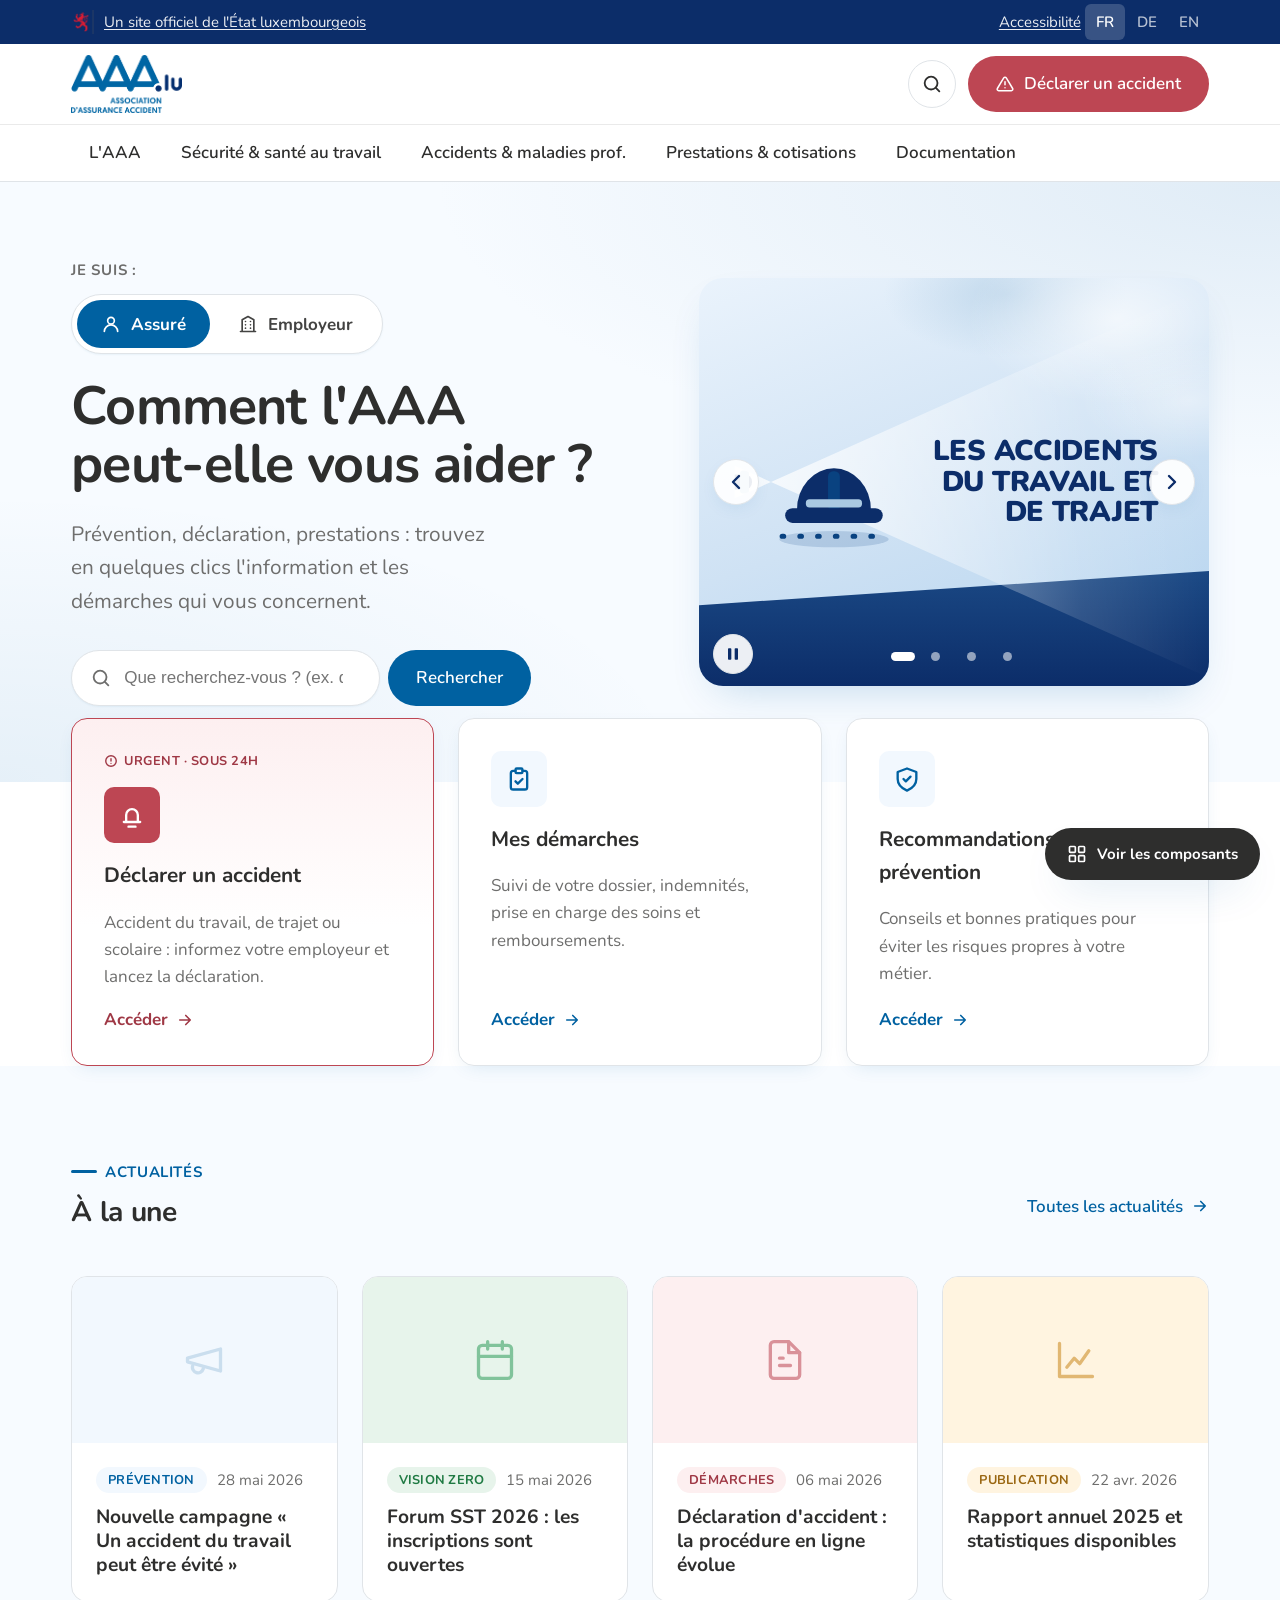
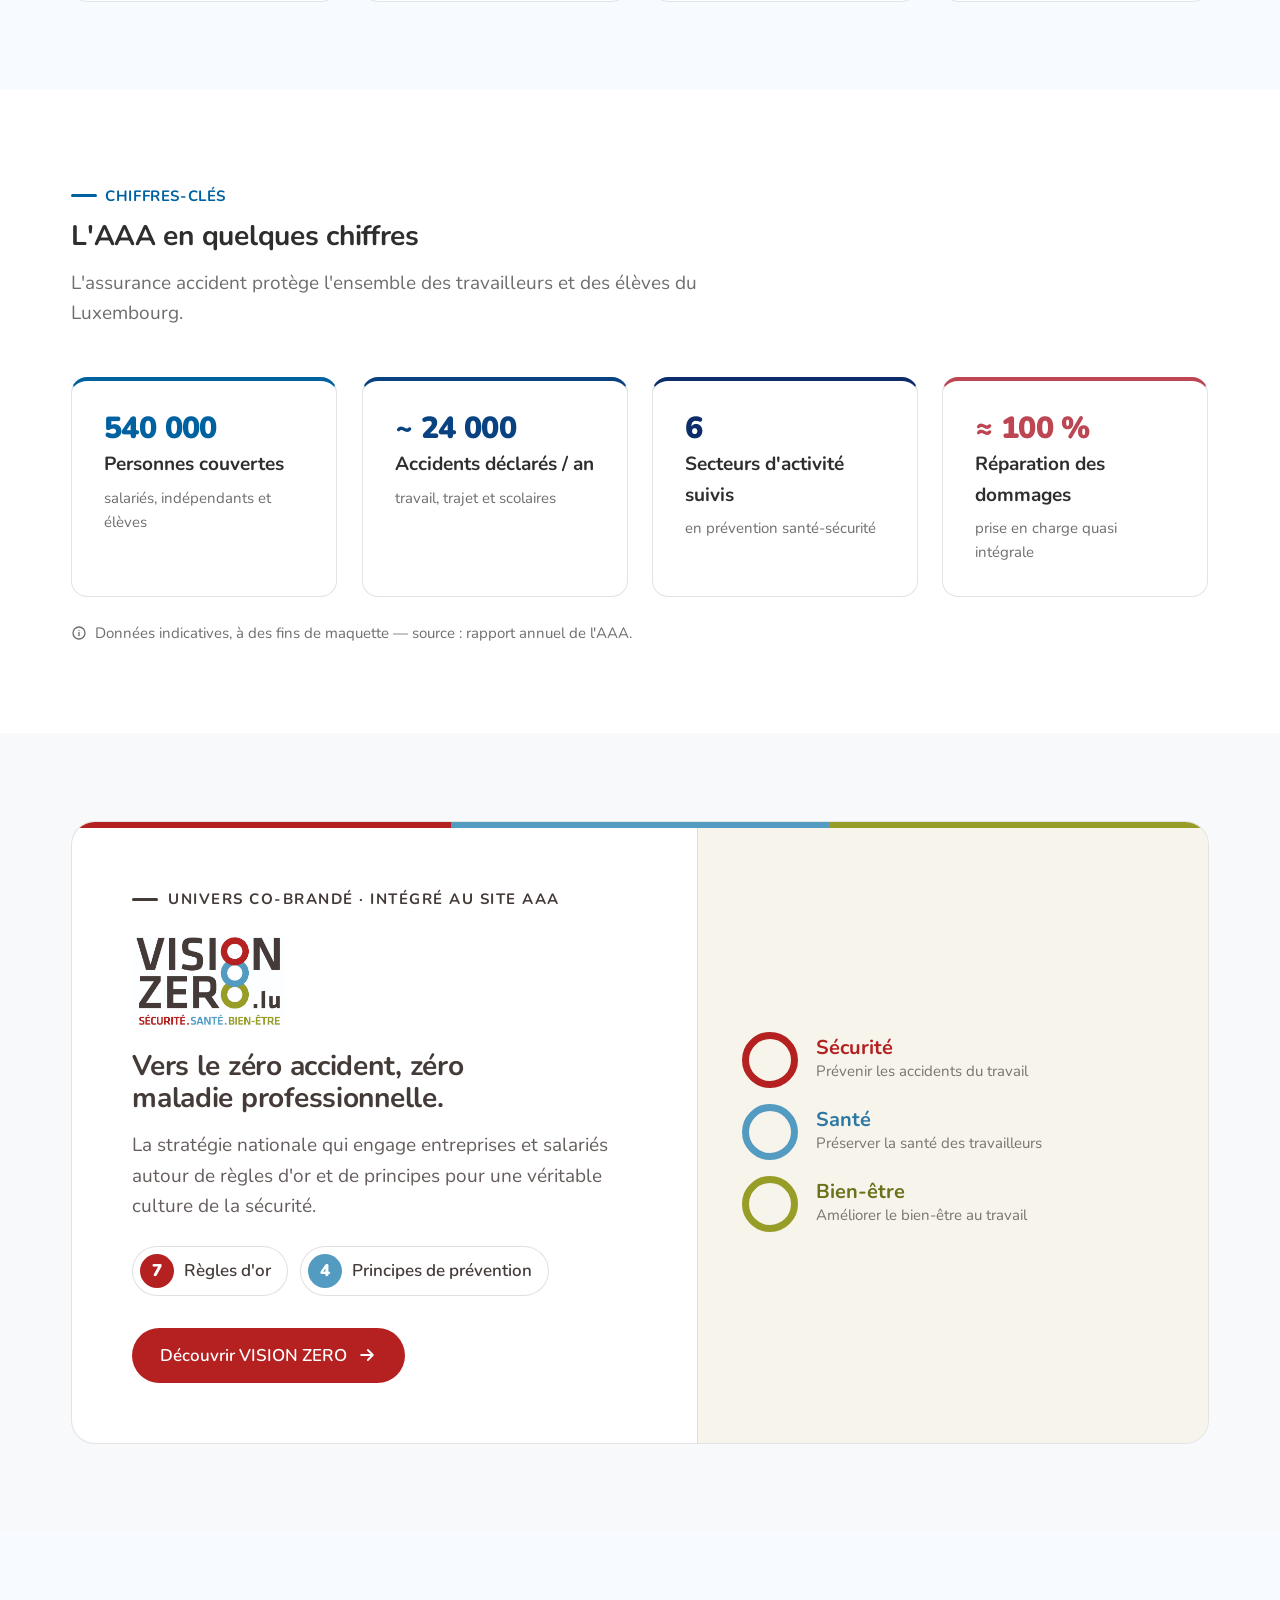
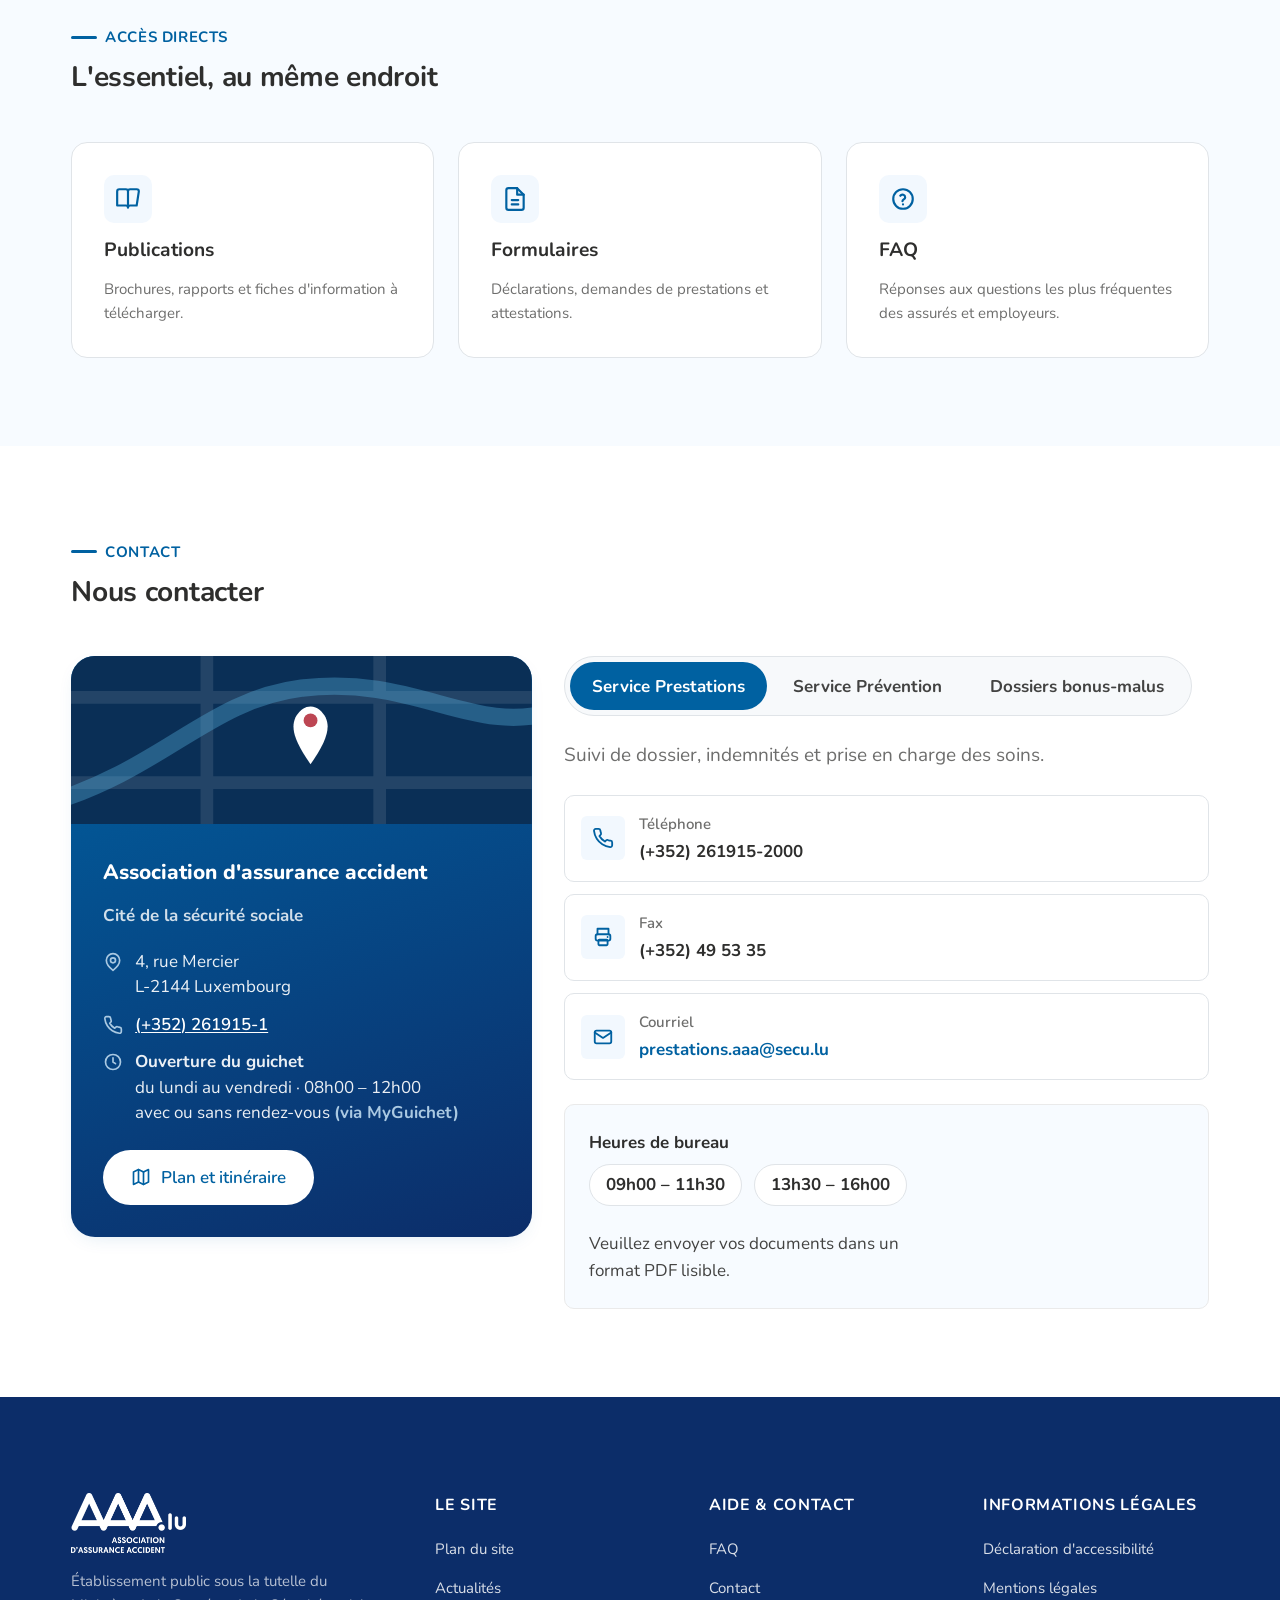
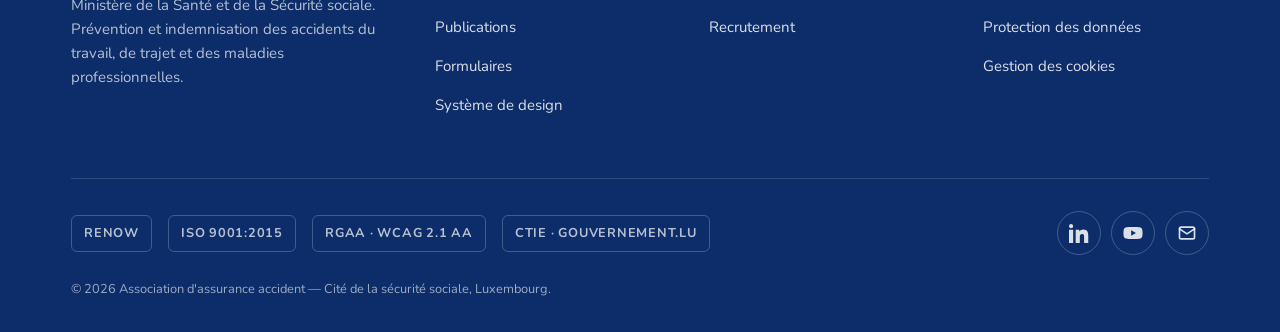
<file: Accueil.html>
<!DOCTYPE html>
<html lang="fr">
<head>
<meta charset="UTF-8">
<meta name="viewport" content="width=device-width, initial-scale=1.0">
<title>AAA — Association d'assurance accident · Accueil</title>
<meta name="description" content="Prévention et indemnisation des accidents du travail, de trajet et des maladies professionnelles au Luxembourg.">
<link rel="stylesheet" href="aaa.css">
</head>
<body>
<a class="skip-link" href="#main" data-i18n="util.a11y">Accessibilité</a>

<!-- ============ UTILITY BAR · composant « bandeau État » ============ -->
<div class="utility" data-component="Bandeau État · langue">
  <div class="wrap">
    <a class="gov" href="#0">
      <img class="gov-emblem" src="assets/lion-lu.png" alt="" aria-hidden="true" width="188" height="198">
      <span data-i18n="util.official">Un site officiel de l'État luxembourgeois</span>
    </a>
    <div class="utility-right">
      <a class="a11y-link" href="#0">
        <svg class="ico" viewBox="0 0 24 24" fill="none" stroke="currentColor" stroke-width="1.8" aria-hidden="true"><circle cx="12" cy="4" r="1.6" fill="currentColor" stroke="none"/><path d="M4 8h16M9 8v5l-2 6M15 8v5l2 6M9 13h6" stroke-linecap="round" stroke-linejoin="round"/></svg>
        <span data-i18n="util.a11y">Accessibilité</span>
      </a>
      <nav class="lang" aria-label="Langue / Sprache / Language">
        <button type="button" data-lang="fr" aria-pressed="true">FR</button>
        <button type="button" data-lang="de" aria-pressed="false">DE</button>
        <button type="button" data-lang="en" aria-pressed="false">EN</button>
      </nav>
    </div>
  </div>
</div>

<!-- ============ HEADER · composant « en-tête + navigation » ============ -->
<header class="header" data-component="En-tête + navigation principale">
  <div class="header-bar">
    <div class="wrap">
      <a class="brand" href="Accueil.html" aria-label="AAA — Association d'assurance accident, accueil">
        <span class="aaa-mark">
          <img class="aaa-logo-img" src="assets/logo.png" alt="AAA — Association d'assurance accident" width="229" height="120">
        </span>
      </a>

      <div class="header-actions">
        <button class="icon-btn" type="button" data-i18n-aria="header.searchAria" aria-label="Rechercher sur le site">
          <svg class="ico" viewBox="0 0 24 24" fill="none" stroke="currentColor" stroke-width="2" stroke-linecap="round" aria-hidden="true"><circle cx="11" cy="11" r="7"/><path d="m20 20-3.5-3.5"/></svg>
        </button>
        <a class="btn btn--red btn-declare" href="Accident du travail et de trajet.html">
          <svg class="ico" viewBox="0 0 24 24" fill="none" stroke="currentColor" stroke-width="2" stroke-linecap="round" stroke-linejoin="round" aria-hidden="true"><path d="M12 9v4M12 17h.01M10.3 3.9 1.8 18a2 2 0 0 0 1.7 3h17a2 2 0 0 0 1.7-3L13.7 3.9a2 2 0 0 0-3.4 0Z"/></svg>
          <span class="label" data-i18n="header.declare">Déclarer un accident</span>
        </a>
        <button class="icon-btn burger" type="button" aria-expanded="false" data-i18n-aria="header.menu" aria-label="Menu">
          <svg class="ico" viewBox="0 0 24 24" fill="none" stroke="currentColor" stroke-width="2" stroke-linecap="round" aria-hidden="true"><path d="M4 6h16M4 12h16M4 18h16"/></svg>
        </button>
      </div>
    </div>
  </div>

  <nav class="mainnav" aria-label="Navigation principale">
    <div class="wrap">
      <ul>
        <li class="has-sub">
          <a href="#0" data-i18n="nav.aaa" aria-haspopup="true" aria-expanded="false">L'AAA<svg class="nav-chev" viewBox="0 0 24 24" fill="none" stroke="currentColor" stroke-width="2.2" stroke-linecap="round" stroke-linejoin="round" aria-hidden="true"><path d="m6 9 6 6 6-6"/></svg></a>
          <div class="subnav"><ul>
            <li><a href="#0" data-i18n="sm.aaa.vision">Vision</a></li>
            <li><a href="#0" data-i18n="sm.aaa.mission">Mission</a></li>
            <li><a href="#0" data-i18n="sm.aaa.orga">Organisation</a></li>
            <li><a href="#0" data-i18n="sm.aaa.rapport">Rapport annuel & statistiques</a></li>
            <li><a href="#0" data-i18n="sm.aaa.iso">Démarche qualité</a></li>
          </ul></div>
        </li>
        <li class="has-sub">
          <a href="#0" data-i18n="nav.sst" aria-haspopup="true" aria-expanded="false">Sécurité &amp; santé au travail<svg class="nav-chev" viewBox="0 0 24 24" fill="none" stroke="currentColor" stroke-width="2.2" stroke-linecap="round" stroke-linejoin="round" aria-hidden="true"><path d="m6 9 6 6 6-6"/></svg></a>
          <div class="subnav"><ul>
            <li><a href="#0" data-i18n="sm.sst.conseil">Conseil SST</a></li>
            <li><a href="Recommandation de prevention.html" data-i18n="sm.sst.reco">Recommandations de prévention</a></li>
            <li><a href="#0" data-i18n="sm.sst.formations">Formations</a></li>
            <li><a href="#0" data-i18n="sm.sst.regl">Réglementation</a></li>
            <li><a href="#0" data-i18n="sm.sst.label">Label « Sécher a Gesond »</a></li>
            <li><a href="#0" data-i18n="sm.sst.vz">VISION ZERO</a></li>
          </ul></div>
        </li>
        <li class="has-sub">
          <a href="#0" data-i18n="nav.accidents" aria-haspopup="true" aria-expanded="false">Accidents &amp; maladies prof.<svg class="nav-chev" viewBox="0 0 24 24" fill="none" stroke="currentColor" stroke-width="2.2" stroke-linecap="round" stroke-linejoin="round" aria-hidden="true"><path d="m6 9 6 6 6-6"/></svg></a>
          <div class="subnav"><ul>
            <li><a href="Accident du travail et de trajet.html" data-i18n="sm.acc.travail">Accident du travail / de trajet</a></li>
            <li><a href="#0" data-i18n="sm.acc.scolaire">Accident scolaire / périscolaire</a></li>
            <li><a href="#0" data-i18n="sm.acc.maladies">Maladies professionnelles</a></li>
          </ul></div>
        </li>
        <li class="has-sub">
          <a href="#0" data-i18n="nav.prestations" aria-haspopup="true" aria-expanded="false">Prestations &amp; cotisations<svg class="nav-chev" viewBox="0 0 24 24" fill="none" stroke="currentColor" stroke-width="2.2" stroke-linecap="round" stroke-linejoin="round" aria-hidden="true"><path d="m6 9 6 6 6-6"/></svg></a>
          <div class="subnav"><ul>
            <li><a href="#0" data-i18n="sm.pre.assurees">Personnes assurées</a></li>
            <li><a href="#0" data-i18n="sm.pre.indemn">Indemnisations</a></li>
            <li><a href="#0" data-i18n="sm.pre.cotis">Cotisations</a></li>
            <li><a href="#0" data-i18n="sm.pre.videos">Vidéos explicatives</a></li>
          </ul></div>
        </li>
        <li class="has-sub">
          <a href="#0" data-i18n="nav.doc" aria-haspopup="true" aria-expanded="false">Documentation<svg class="nav-chev" viewBox="0 0 24 24" fill="none" stroke="currentColor" stroke-width="2.2" stroke-linecap="round" stroke-linejoin="round" aria-hidden="true"><path d="m6 9 6 6 6-6"/></svg></a>
          <div class="subnav"><ul>
            <li><a href="#0" data-i18n="sm.doc.formulaires">Formulaires</a></li>
            <li><a href="#0" data-i18n="sm.doc.publications">Publications</a></li>
            <li><a href="#0" data-i18n="sm.doc.legis">Législations / Jurisprudence</a></li>
          </ul></div>
        </li>
      </ul>
    </div>
  </nav>
</header>

<!-- mobile nav drawer -->
<div class="mobile-nav" role="dialog" aria-modal="true" aria-label="Menu">
  <div class="panel">
    <div class="mn-head">
      <img class="aaa-logo-img" src="assets/logo.png" alt="AAA" width="229" height="120" style="height:44px;">
      <button class="icon-btn" type="button" data-close data-i18n-aria="header.close" aria-label="Fermer">
        <svg class="ico" viewBox="0 0 24 24" fill="none" stroke="currentColor" stroke-width="2" stroke-linecap="round" aria-hidden="true"><path d="M6 6l12 12M18 6 6 18"/></svg>
      </button>
    </div>
    <a class="mn-top" href="#0" data-i18n="nav.aaa">L'AAA</a>
    <a class="mn-sub" href="#0" data-i18n="sm.aaa.vision">Vision</a>
    <a class="mn-sub" href="#0" data-i18n="sm.aaa.mission">Mission</a>
    <a class="mn-sub" href="#0" data-i18n="sm.aaa.orga">Organisation</a>
    <a class="mn-sub" href="#0" data-i18n="sm.aaa.rapport">Rapport annuel & statistiques</a>
    <a class="mn-sub" href="#0" data-i18n="sm.aaa.iso">Démarche qualité</a>
    <a class="mn-top" href="#0" data-i18n="nav.sst">Sécurité &amp; santé au travail</a>
    <a class="mn-sub" href="#0" data-i18n="sm.sst.conseil">Conseil SST</a>
    <a class="mn-sub" href="Recommandation de prevention.html" data-i18n="sm.sst.reco">Recommandations de prévention</a>
    <a class="mn-sub" href="#0" data-i18n="sm.sst.formations">Formations</a>
    <a class="mn-sub" href="#0" data-i18n="sm.sst.regl">Réglementation</a>
    <a class="mn-sub" href="#0" data-i18n="sm.sst.label">Label « Sécher a Gesond »</a>
    <a class="mn-sub" href="#0" data-i18n="sm.sst.vz">VISION ZERO</a>
    <a class="mn-top" href="#0" data-i18n="nav.accidents">Accidents &amp; maladies prof.</a>
    <a class="mn-sub" href="Accident du travail et de trajet.html" data-i18n="sm.acc.travail">Accident du travail / de trajet</a>
    <a class="mn-sub" href="#0" data-i18n="sm.acc.scolaire">Accident scolaire / périscolaire</a>
    <a class="mn-sub" href="#0" data-i18n="sm.acc.maladies">Maladies professionnelles</a>
    <a class="mn-top" href="#0" data-i18n="nav.prestations">Prestations &amp; cotisations</a>
    <a class="mn-sub" href="#0" data-i18n="sm.pre.assurees">Personnes assurées</a>
    <a class="mn-sub" href="#0" data-i18n="sm.pre.indemn">Indemnisations</a>
    <a class="mn-sub" href="#0" data-i18n="sm.pre.cotis">Cotisations</a>
    <a class="mn-sub" href="#0" data-i18n="sm.pre.videos">Vidéos explicatives</a>
    <a class="mn-top" href="#0" data-i18n="nav.doc">Documentation</a>
    <a class="mn-sub" href="#0" data-i18n="sm.doc.formulaires">Formulaires</a>
    <a class="mn-sub" href="#0" data-i18n="sm.doc.publications">Publications</a>
    <a class="mn-sub" href="#0" data-i18n="sm.doc.legis">Législations / Jurisprudence</a>
  </div>
</div>

<main id="main">
  <!-- ============ HERO · composant « hero + sélecteur de public » ============ -->
  <section class="hero" data-component="Hero + sélecteur de public" aria-labelledby="hero-title">
    <div class="wrap">
      <div class="hero-copy">
        <div class="audience" role="group" aria-labelledby="aud-label">
          <span class="audience-label" id="aud-label" data-i18n="hero.audienceLabel">Je suis :</span>
          <div class="toggle" role="tablist" aria-label="Sélection du public">
            <button type="button" role="tab" data-aud="insured" aria-selected="true">
              <svg class="ico" viewBox="0 0 24 24" fill="none" stroke="currentColor" stroke-width="2" stroke-linecap="round" stroke-linejoin="round" aria-hidden="true"><circle cx="12" cy="8" r="4"/><path d="M4 21a8 8 0 0 1 16 0"/></svg>
              <span data-i18n="hero.insured">Assuré</span>
            </button>
            <button type="button" role="tab" data-aud="employer" aria-selected="false">
              <svg class="ico" viewBox="0 0 24 24" fill="none" stroke="currentColor" stroke-width="2" stroke-linecap="round" stroke-linejoin="round" aria-hidden="true"><path d="M3 21h18M5 21V7l7-4 7 4v14M9 9h.01M9 13h.01M9 17h.01M15 9h.01M15 13h.01M15 17h.01"/></svg>
              <span data-i18n="hero.employer">Employeur</span>
            </button>
          </div>
        </div>

        <h1 id="hero-title" data-i18n="hero.title">Comment l'AAA peut-elle vous aider ?</h1>
        <p class="lead" data-i18n="hero.lead">Prévention, déclaration, prestations : trouvez en quelques clics l'information et les démarches qui vous concernent.</p>

        <form class="hero-search" role="search" data-demo aria-label="Recherche">
          <label class="field">
            <svg class="ico" viewBox="0 0 24 24" fill="none" stroke="currentColor" stroke-width="2" stroke-linecap="round" aria-hidden="true"><circle cx="11" cy="11" r="7"/><path d="m20 20-3.5-3.5"/></svg>
            <span class="sr-only" data-i18n="header.searchAria">Rechercher sur le site</span>
            <input type="search" data-i18n-ph="hero.searchPh" placeholder="Que recherchez-vous ?">
          </label>
          <button class="btn btn--primary" type="submit"><span data-i18n="hero.searchBtn">Rechercher</span></button>
        </form>
      </div>

      <div class="hero-visual">
        <div class="carousel" data-component="Carrousel héro" role="group" aria-roledescription="carrousel" aria-label="Thématiques de l'AAA">
          <div class="carousel-viewport">
            <div class="carousel-track">

              <div class="hero-slide" role="group" aria-roledescription="diapositive" aria-label="1 / 4">
                <div class="hs-scene">
                  <span class="hs-band"></span>
                  <span class="hs-beam"></span>
                  <svg class="hs-icon" viewBox="0 0 200 200" fill="none" aria-hidden="true">
                    <ellipse cx="100" cy="172" rx="74" ry="11" fill="#094280" opacity="0.16"/>
                    <path d="M50 132a50 56 0 0 1 100 0Z" fill="#0C2D69"/>
                    <rect x="92" y="80" width="16" height="54" rx="7" fill="#094280"/>
                    <rect x="34" y="130" width="132" height="20" rx="10" fill="#0C2D69"/>
                    <rect x="62" y="118" width="76" height="11" rx="5" fill="#AAC9E2"/>
                    <path d="M30 168h140" stroke="#094280" stroke-width="7" stroke-linecap="round" stroke-dasharray="2 22"/>
                  </svg>
                </div>
                <div class="hs-caption"><p class="hs-title" data-i18n="slide.s1">Les accidents du travail et de trajet</p></div>
              </div>

              <div class="hero-slide" role="group" aria-roledescription="diapositive" aria-label="2 / 4" aria-hidden="true">
                <div class="hs-scene">
                  <span class="hs-band"></span>
                  <span class="hs-beam"></span>
                  <svg class="hs-icon" viewBox="0 0 200 200" fill="none" aria-hidden="true">
                    <ellipse cx="100" cy="180" rx="70" ry="10" fill="#094280" opacity="0.16"/>
                    <circle cx="100" cy="58" r="30" fill="#0C2D69"/>
                    <path d="M42 176a58 50 0 0 1 116 0Z" fill="#0C2D69"/>
                    <path d="M40 120h26l9-20 15 46 12-32 8 16h40" stroke="#AAC9E2" stroke-width="7" stroke-linecap="round" stroke-linejoin="round"/>
                  </svg>
                </div>
                <div class="hs-caption"><p class="hs-title" data-i18n="slide.s2">Les maladies professionnelles</p></div>
              </div>

              <div class="hero-slide" role="group" aria-roledescription="diapositive" aria-label="3 / 4" aria-hidden="true">
                <div class="hs-scene">
                  <span class="hs-band"></span>
                  <span class="hs-beam"></span>
                  <svg class="hs-icon" viewBox="0 0 200 200" fill="none" aria-hidden="true">
                    <ellipse cx="100" cy="182" rx="80" ry="10" fill="#094280" opacity="0.16"/>
                    <circle cx="62" cy="64" r="22" fill="#0C2D69"/>
                    <path d="M30 176a32 38 0 0 1 64 0Z" fill="#0C2D69"/>
                    <circle cx="134" cy="60" r="24" fill="#094280"/>
                    <path d="M100 178a34 42 0 0 1 68 0Z" fill="#094280"/>
                    <circle cx="100" cy="110" r="15" fill="#AAC9E2"/>
                    <path d="M80 180a20 26 0 0 1 40 0Z" fill="#AAC9E2"/>
                  </svg>
                </div>
                <div class="hs-caption"><p class="hs-title" data-i18n="slide.s3">Les accidents scolaires et périscolaires</p></div>
              </div>

              <div class="hero-slide" role="group" aria-roledescription="diapositive" aria-label="4 / 4" aria-hidden="true">
                <div class="hs-scene">
                  <span class="hs-band"></span>
                  <span class="hs-beam"></span>
                  <svg class="hs-icon" viewBox="0 0 200 200" fill="none" aria-hidden="true">
                    <ellipse cx="100" cy="184" rx="76" ry="9" fill="#094280" opacity="0.16"/>
                    <rect x="34" y="54" width="132" height="92" rx="10" fill="#0C2D69"/>
                    <rect x="46" y="66" width="108" height="68" rx="5" fill="#EAF3FC"/>
                    <rect x="58" y="78" width="52" height="8" rx="4" fill="#094280"/>
                    <rect x="58" y="94" width="84" height="6" rx="3" fill="#AAC9E2"/>
                    <rect x="58" y="106" width="84" height="6" rx="3" fill="#AAC9E2"/>
                    <rect x="58" y="118" width="40" height="6" rx="3" fill="#AAC9E2"/>
                    <rect x="84" y="146" width="32" height="16" rx="3" fill="#0C2D69"/>
                    <rect x="64" y="160" width="72" height="9" rx="4" fill="#0C2D69"/>
                    <path d="M150 40l30 12-13 6 4 16-11-13-14 7 8-15Z" fill="#BD4653"/>
                  </svg>
                </div>
                <div class="hs-caption">
                  <span class="hs-kicker" data-i18n="slide.new">Nouveau</span>
                  <p class="hs-title" data-i18n="slide.s4">La déclaration d'accident électronique</p>
                </div>
              </div>

            </div>
          </div>

          <button class="carousel-arrow prev" type="button" data-i18n-aria="car.prev" aria-label="Diapositive précédente">
            <svg class="ico" viewBox="0 0 24 24" fill="none" stroke="currentColor" stroke-width="2.4" stroke-linecap="round" stroke-linejoin="round" aria-hidden="true"><path d="m15 6-6 6 6 6"/></svg>
          </button>
          <button class="carousel-arrow next" type="button" data-i18n-aria="car.next" aria-label="Diapositive suivante">
            <svg class="ico" viewBox="0 0 24 24" fill="none" stroke="currentColor" stroke-width="2.4" stroke-linecap="round" stroke-linejoin="round" aria-hidden="true"><path d="m9 6 6 6-6 6"/></svg>
          </button>
          <button class="carousel-play" type="button" aria-pressed="false" data-i18n-aria="car.toggle" aria-label="Lecture ou pause du carrousel">
            <svg class="ico i-pause" viewBox="0 0 24 24" fill="currentColor" aria-hidden="true"><rect x="6" y="5" width="4" height="14" rx="1"/><rect x="14" y="5" width="4" height="14" rx="1"/></svg>
            <svg class="ico i-play" viewBox="0 0 24 24" fill="currentColor" aria-hidden="true"><path d="M8 5v14l11-7z"/></svg>
          </button>
          <div class="carousel-dots">
            <button type="button" aria-current="true" aria-label="Diapositive 1"></button>
            <button type="button" aria-current="false" aria-label="Diapositive 2"></button>
            <button type="button" aria-current="false" aria-label="Diapositive 3"></button>
            <button type="button" aria-current="false" aria-label="Diapositive 4"></button>
          </div>
        </div>
      </div>
    </div>
  </section>

  <!-- ============ ACCÈS RAPIDES · composant « carte d'accès rapide » ============ -->
  <section class="quickaccess wrap" aria-labelledby="qa-heading">
    <h2 id="qa-heading" class="sr-only" data-i18n="qa.heading">Accès rapides</h2>
    <!-- Groupe ASSURÉ -->
    <div class="qa-grid is-active" data-audience-group="insured">
      <a class="qa-card qa-card--urgent" href="Accident du travail et de trajet.html" data-component="Carte d'accès rapide (urgence)">
        <span class="qa-tag"><svg class="ico" viewBox="0 0 24 24" fill="none" stroke="currentColor" stroke-width="2.4" stroke-linecap="round" aria-hidden="true"><path d="M12 8v4M12 16h.01"/><circle cx="12" cy="12" r="9"/></svg><span data-i18n="qa.i1.tag">Urgent · sous 24h</span></span>
        <span class="qa-ico"><svg class="ico" viewBox="0 0 24 24" fill="none" stroke="currentColor" stroke-width="2" stroke-linecap="round" stroke-linejoin="round" aria-hidden="true"><path d="M7 18v-6a5 5 0 0 1 10 0v6M5 18h14M9 22h6"/></svg></span>
        <h3 data-i18n="qa.i1.title">Déclarer un accident</h3>
        <p data-i18n="qa.i1.desc">Accident du travail, de trajet ou scolaire : informez votre employeur et lancez la déclaration.</p>
        <span class="more"><span data-i18n="qa.more">Accéder</span><svg class="ico" viewBox="0 0 24 24" fill="none" stroke="currentColor" stroke-width="2.2" stroke-linecap="round" stroke-linejoin="round" aria-hidden="true"><path d="M5 12h14M13 6l6 6-6 6"/></svg></span>
      </a>
      <a class="qa-card" href="#0" data-component="Carte d'accès rapide">
        <span class="qa-ico"><svg class="ico" viewBox="0 0 24 24" fill="none" stroke="currentColor" stroke-width="2" stroke-linecap="round" stroke-linejoin="round" aria-hidden="true"><path d="M9 5H7a2 2 0 0 0-2 2v12a2 2 0 0 0 2 2h10a2 2 0 0 0 2-2V7a2 2 0 0 0-2-2h-2"/><rect x="9" y="3" width="6" height="4" rx="1"/><path d="m9 14 2 2 4-4"/></svg></span>
        <h3 data-i18n="qa.i2.title">Mes démarches</h3>
        <p data-i18n="qa.i2.desc">Suivi de votre dossier, indemnités, prise en charge des soins et remboursements.</p>
        <span class="more"><span data-i18n="qa.more">Accéder</span><svg class="ico" viewBox="0 0 24 24" fill="none" stroke="currentColor" stroke-width="2.2" stroke-linecap="round" stroke-linejoin="round" aria-hidden="true"><path d="M5 12h14M13 6l6 6-6 6"/></svg></span>
      </a>
      <a class="qa-card" href="Recommandation de prevention.html" data-component="Carte d'accès rapide">
        <span class="qa-ico"><svg class="ico" viewBox="0 0 24 24" fill="none" stroke="currentColor" stroke-width="2" stroke-linecap="round" stroke-linejoin="round" aria-hidden="true"><path d="M12 3 4 6v6c0 5 3.5 8 8 10 4.5-2 8-5 8-10V6l-8-3Z"/><path d="m9 12 2 2 4-4"/></svg></span>
        <h3 data-i18n="qa.i3.title">Recommandations de prévention</h3>
        <p data-i18n="qa.i3.desc">Conseils et bonnes pratiques pour éviter les risques propres à votre métier.</p>
        <span class="more"><span data-i18n="qa.more">Accéder</span><svg class="ico" viewBox="0 0 24 24" fill="none" stroke="currentColor" stroke-width="2.2" stroke-linecap="round" stroke-linejoin="round" aria-hidden="true"><path d="M5 12h14M13 6l6 6-6 6"/></svg></span>
      </a>
    </div>

    <!-- Groupe EMPLOYEUR -->
    <div class="qa-grid" data-audience-group="employer">
      <a class="qa-card qa-card--urgent" href="Accident du travail et de trajet.html" data-component="Carte d'accès rapide (urgence)">
        <span class="qa-tag"><svg class="ico" viewBox="0 0 24 24" fill="none" stroke="currentColor" stroke-width="2.4" stroke-linecap="round" aria-hidden="true"><path d="M12 8v4M12 16h.01"/><circle cx="12" cy="12" r="9"/></svg><span data-i18n="qa.e1.tag">Urgent · délai légal</span></span>
        <span class="qa-ico"><svg class="ico" viewBox="0 0 24 24" fill="none" stroke="currentColor" stroke-width="2" stroke-linecap="round" stroke-linejoin="round" aria-hidden="true"><path d="M7 18v-6a5 5 0 0 1 10 0v6M5 18h14M9 22h6"/></svg></span>
        <h3 data-i18n="qa.e1.title">Déclarer un accident</h3>
        <p data-i18n="qa.e1.desc">Déclarez l'accident d'un salarié dans les délais légaux et suivez le dossier.</p>
        <span class="more"><span data-i18n="qa.more">Accéder</span><svg class="ico" viewBox="0 0 24 24" fill="none" stroke="currentColor" stroke-width="2.2" stroke-linecap="round" stroke-linejoin="round" aria-hidden="true"><path d="M5 12h14M13 6l6 6-6 6"/></svg></span>
      </a>
      <a class="qa-card" href="#0" data-component="Carte d'accès rapide">
        <span class="qa-ico"><svg class="ico" viewBox="0 0 24 24" fill="none" stroke="currentColor" stroke-width="2" stroke-linecap="round" stroke-linejoin="round" aria-hidden="true"><rect x="2" y="6" width="20" height="13" rx="2"/><path d="M2 10h20M6 15h4"/></svg></span>
        <h3 data-i18n="qa.e2.title">Cotisations &amp; bonus-malus</h3>
        <p data-i18n="qa.e2.desc">Comprenez votre taux de cotisation, le système bonus-malus et le calendrier de paiement.</p>
        <span class="more"><span data-i18n="qa.more">Accéder</span><svg class="ico" viewBox="0 0 24 24" fill="none" stroke="currentColor" stroke-width="2.2" stroke-linecap="round" stroke-linejoin="round" aria-hidden="true"><path d="M5 12h14M13 6l6 6-6 6"/></svg></span>
      </a>
      <a class="qa-card" href="Recommandation de prevention.html" data-component="Carte d'accès rapide">
        <span class="qa-ico"><svg class="ico" viewBox="0 0 24 24" fill="none" stroke="currentColor" stroke-width="2" stroke-linecap="round" stroke-linejoin="round" aria-hidden="true"><path d="M4 14a8 8 0 0 1 16 0"/><path d="M2 14h20M12 3v3M5 6l1.5 2M19 6l-1.5 2"/></svg></span>
        <h3 data-i18n="qa.e3.title">Prévention en entreprise</h3>
        <p data-i18n="qa.e3.desc">Formations, conseil, label de qualité et recommandations par secteur d'activité.</p>
        <span class="more"><span data-i18n="qa.more">Accéder</span><svg class="ico" viewBox="0 0 24 24" fill="none" stroke="currentColor" stroke-width="2.2" stroke-linecap="round" stroke-linejoin="round" aria-hidden="true"><path d="M5 12h14M13 6l6 6-6 6"/></svg></span>
      </a>
    </div>
  </section>

  <!-- ============ ACTUALITÉS · composant « carte actualité » ============ -->
  <section class="section section--blue" aria-labelledby="news-title">
    <div class="wrap">
      <div class="section-head" style="display:flex;justify-content:space-between;align-items:flex-end;max-width:none;gap:24px;flex-wrap:wrap;margin-bottom:48px;">
        <div>
          <span class="eyebrow" data-i18n="news.eyebrow">Actualités</span>
          <h2 id="news-title" data-i18n="news.title">À la une</h2>
        </div>
        <a class="linkarrow" href="#0"><span data-i18n="news.all">Toutes les actualités</span><svg class="ico" viewBox="0 0 24 24" fill="none" stroke="currentColor" stroke-width="2.2" stroke-linecap="round" stroke-linejoin="round" aria-hidden="true"><path d="M5 12h14M13 6l6 6-6 6"/></svg></a>
      </div>
      <div class="news-grid">
        <a class="news-card" href="#0" data-component="Carte actualité">
          <span class="news-thumb"><svg class="ico" viewBox="0 0 24 24" fill="none" stroke="currentColor" stroke-width="1.8" stroke-linecap="round" stroke-linejoin="round" aria-hidden="true"><path d="m3 11 18-5v12L3 13v-2Z"/><path d="M11.6 16.8a3 3 0 1 1-5.8-1.6"/></svg></span>
          <div class="news-body">
            <div class="news-meta"><span class="chip" data-i18n="news1.chip">Prévention</span><span data-i18n="news1.date">28 mai 2026</span></div>
            <h3 data-i18n="news1.title">Nouvelle campagne « Un accident du travail peut être évité »</h3>
          </div>
        </a>
        <a class="news-card" href="#0" data-component="Carte actualité">
          <span class="news-thumb t2"><svg class="ico" viewBox="0 0 24 24" fill="none" stroke="currentColor" stroke-width="1.8" stroke-linecap="round" stroke-linejoin="round" aria-hidden="true"><rect x="3" y="4" width="18" height="18" rx="2"/><path d="M16 2v4M8 2v4M3 10h18"/></svg></span>
          <div class="news-body">
            <div class="news-meta"><span class="chip c2" data-i18n="news2.chip">VISION ZERO</span><span data-i18n="news2.date">15 mai 2026</span></div>
            <h3 data-i18n="news2.title">Forum SST 2026 : les inscriptions sont ouvertes</h3>
          </div>
        </a>
        <a class="news-card" href="#0" data-component="Carte actualité">
          <span class="news-thumb t3"><svg class="ico" viewBox="0 0 24 24" fill="none" stroke="currentColor" stroke-width="1.8" stroke-linecap="round" stroke-linejoin="round" aria-hidden="true"><path d="M14 2H6a2 2 0 0 0-2 2v16a2 2 0 0 0 2 2h12a2 2 0 0 0 2-2V8Z"/><path d="M14 2v6h6M9 15h6M9 11h2"/></svg></span>
          <div class="news-body">
            <div class="news-meta"><span class="chip c3" data-i18n="news3.chip">Démarches</span><span data-i18n="news3.date">06 mai 2026</span></div>
            <h3 data-i18n="news3.title">Déclaration d'accident : la procédure en ligne évolue</h3>
          </div>
        </a>
        <a class="news-card" href="#0" data-component="Carte actualité">
          <span class="news-thumb t4"><svg class="ico" viewBox="0 0 24 24" fill="none" stroke="currentColor" stroke-width="1.8" stroke-linecap="round" stroke-linejoin="round" aria-hidden="true"><path d="M3 3v18h18M7 16l4-5 3 3 5-7"/></svg></span>
          <div class="news-body">
            <div class="news-meta"><span class="chip c4" data-i18n="news4.chip">Publication</span><span data-i18n="news4.date">22 avr. 2026</span></div>
            <h3 data-i18n="news4.title">Rapport annuel 2025 et statistiques disponibles</h3>
          </div>
        </a>
      </div>
    </div>
  </section>

  <!-- ============ CHIFFRES-CLÉS · composant « bloc chiffres-clés » ============ -->
  <section class="section" aria-labelledby="stats-title">
    <div class="wrap">
      <div class="section-head">
        <span class="eyebrow" data-i18n="stats.eyebrow">Chiffres-clés</span>
        <h2 id="stats-title" data-i18n="stats.title">L'AAA en quelques chiffres</h2>
        <p data-i18n="stats.desc">L'assurance accident protège l'ensemble des travailleurs et des élèves du Luxembourg.</p>
      </div>
      <div class="stats-grid" data-component="Bloc chiffres-clés">
        <div class="stat">
          <span class="num">540&nbsp;000<span class="sr-only"> personnes</span></span>
          <span class="stat-label" data-i18n="stat1.label">Personnes couvertes</span>
          <span class="stat-sub" data-i18n="stat1.sub">salariés, indépendants et élèves</span>
        </div>
        <div class="stat">
          <span class="num">~&nbsp;24&nbsp;000</span>
          <span class="stat-label" data-i18n="stat2.label">Accidents déclarés / an</span>
          <span class="stat-sub" data-i18n="stat2.sub">travail, trajet et scolaires</span>
        </div>
        <div class="stat">
          <span class="num">6</span>
          <span class="stat-label" data-i18n="stat3.label">Secteurs d'activité suivis</span>
          <span class="stat-sub" data-i18n="stat3.sub">en prévention santé-sécurité</span>
        </div>
        <div class="stat">
          <span class="num">≈&nbsp;100&nbsp;%</span>
          <span class="stat-label" data-i18n="stat4.label">Réparation des dommages</span>
          <span class="stat-sub" data-i18n="stat4.sub">prise en charge quasi intégrale</span>
        </div>
      </div>
      <p class="stats-caption">
        <svg class="ico" viewBox="0 0 24 24" fill="none" stroke="currentColor" stroke-width="2" stroke-linecap="round" aria-hidden="true"><circle cx="12" cy="12" r="9"/><path d="M12 11v5M12 8h.01"/></svg>
        <span data-i18n="stats.caption">Données indicatives, à des fins de maquette — source : rapport annuel de l'AAA.</span>
      </p>
    </div>
  </section>

  <!-- ============ VISION ZERO · composant « bloc passerelle co-brandé » ============ -->
  <section class="section section--alt vz-block vz-scope" aria-labelledby="vz-title">
    <div class="wrap">
      <div class="vz-card" data-component="Bloc passerelle VISION ZERO (univers co-brandé)">
        <div class="vz-content">
          <span class="vz-eyebrow" data-i18n="vz.eyebrow">Univers co-brandé · intégré au site AAA</span>
          <img class="vz-logo-img" src="assets/visionzero-logo.jpg" alt="VISION ZERO.lu — Sécurité · Santé · Bien-être" width="1181" height="709">
          <h2 id="vz-title" data-i18n="vz.title">Vers le zéro accident, zéro maladie professionnelle.</h2>
          <p data-i18n="vz.desc">La stratégie nationale qui engage entreprises et salariés autour de règles d'or et de principes pour une véritable culture de la sécurité.</p>
          <div class="vz-stats">
            <span class="vz-stat"><span class="vz-rn">7</span><span data-i18n="vz.s1">Règles d'or</span></span>
            <span class="vz-stat"><span class="vz-rn">4</span><span data-i18n="vz.s2">Principes de prévention</span></span>
          </div>
          <a class="btn btn--vz" href="#0"><span data-i18n="vz.cta">Découvrir VISION ZERO</span><svg class="ico" viewBox="0 0 24 24" fill="none" stroke="currentColor" stroke-width="2.2" stroke-linecap="round" stroke-linejoin="round" aria-hidden="true"><path d="M5 12h14M13 6l6 6-6 6"/></svg></a>
        </div>
        <div class="vz-pillars">
          <div class="vz-pillar"><span class="vz-ring" aria-hidden="true"></span><span><strong data-i18n="vz.p1">Sécurité</strong><span data-i18n="vz.p1sub">Prévenir les accidents du travail</span></span></div>
          <div class="vz-pillar"><span class="vz-ring" aria-hidden="true"></span><span><strong data-i18n="vz.p2">Santé</strong><span data-i18n="vz.p2sub">Préserver la santé des travailleurs</span></span></div>
          <div class="vz-pillar"><span class="vz-ring" aria-hidden="true"></span><span><strong data-i18n="vz.p3">Bien-être</strong><span data-i18n="vz.p3sub">Améliorer le bien-être au travail</span></span></div>
        </div>
      </div>
    </div>
  </section>

  <!-- ============ ACCÈS DIRECTS + CONTACT · composants « tuile » & « carte contact » ============ -->
  <section class="section section--blue" aria-labelledby="direct-title">
    <div class="wrap">
      <div class="section-head">
        <span class="eyebrow" data-i18n="direct.eyebrow">Accès directs</span>
        <h2 id="direct-title" data-i18n="direct.title">L'essentiel, au même endroit</h2>
      </div>
      <div class="direct-tiles direct-tiles--full">
          <a class="tile" href="#0" data-component="Tuile accès direct">
            <span class="t-ico"><svg class="ico" viewBox="0 0 24 24" fill="none" stroke="currentColor" stroke-width="2" stroke-linecap="round" stroke-linejoin="round" aria-hidden="true"><path d="M2 5a2 2 0 0 1 2-2h6a2 2 0 0 1 2 2v15a2 2 0 0 0-2-2H2ZM22 5a2 2 0 0 0-2-2h-6a2 2 0 0 0-2 2v15a2 2 0 0 1 2-2h6Z"/></svg></span>
            <h3 data-i18n="direct.t1.title">Publications</h3>
            <p data-i18n="direct.t1.desc">Brochures, rapports et fiches d'information à télécharger.</p>
          </a>
          <a class="tile" href="#0" data-component="Tuile accès direct">
            <span class="t-ico"><svg class="ico" viewBox="0 0 24 24" fill="none" stroke="currentColor" stroke-width="2" stroke-linecap="round" stroke-linejoin="round" aria-hidden="true"><path d="M14 2H6a2 2 0 0 0-2 2v16a2 2 0 0 0 2 2h12a2 2 0 0 0 2-2V8Z"/><path d="M14 2v6h6M9 13h6M9 17h6"/></svg></span>
            <h3 data-i18n="direct.t2.title">Formulaires</h3>
            <p data-i18n="direct.t2.desc">Déclarations, demandes de prestations et attestations.</p>
          </a>
          <a class="tile" href="#0" data-component="Tuile accès direct">
            <span class="t-ico"><svg class="ico" viewBox="0 0 24 24" fill="none" stroke="currentColor" stroke-width="2" stroke-linecap="round" stroke-linejoin="round" aria-hidden="true"><circle cx="12" cy="12" r="9"/><path d="M9.5 9a2.5 2.5 0 0 1 4.5 1.5c0 1.7-2.5 2-2.5 3.5M12 17h.01"/></svg></span>
            <h3 data-i18n="direct.t3.title">FAQ</h3>
            <p data-i18n="direct.t3.desc">Réponses aux questions les plus fréquentes des assurés et employeurs.</p>
          </a>
        </div>
      </div>
    </div>
  </section>

  <!-- ============ CONTACT · composant « bloc contact » ============ -->
  <section class="section contact-section" aria-labelledby="contact-title">
    <div class="wrap">
      <div class="section-head">
        <span class="eyebrow" data-i18n="contact.eyebrow">Contact</span>
        <h2 id="contact-title" data-i18n="contact.title">Nous contacter</h2>
      </div>
      <div class="contact-modern">
        <aside class="ct-feature" data-component="Carte adresse + plan">
          <div class="ct-map-visual" aria-hidden="true">
            <svg viewBox="0 0 400 190" preserveAspectRatio="xMidYMid slice" width="100%" height="100%">
              <rect width="400" height="190" fill="#0a2f56"/>
              <path d="M0 58 H400 M0 132 H400 M118 0 V190 M268 0 V190" stroke="rgba(255,255,255,0.10)" stroke-width="11"/>
              <path d="M-20 150 C80 120 120 60 200 50 C300 38 348 92 420 70" stroke="rgba(91,184,230,0.35)" stroke-width="15" fill="none"/>
              <g transform="translate(208 86)">
                <path d="M0 30 C-17 6 -19 -7 -8 -17 A12 12 0 0 1 8 -17 C19 -7 17 6 0 30Z" fill="#fff"/>
                <circle cx="0" cy="-8" r="6" fill="#BD4653"/>
              </g>
            </svg>
          </div>
          <div class="ct-feature-body">
            <h3 data-i18n="ct.aaa.title">Association d'assurance accident</h3>
            <p class="ct-place" data-i18n="ct.aaa.place">Cité de la sécurité sociale</p>
            <div class="ctf-row"><svg class="ico" viewBox="0 0 24 24" fill="none" stroke="currentColor" stroke-width="2" stroke-linecap="round" stroke-linejoin="round" aria-hidden="true"><path d="M20 10c0 6-8 12-8 12S4 16 4 10a8 8 0 0 1 16 0Z"/><circle cx="12" cy="10" r="3"/></svg><span>4, rue Mercier<br>L-2144 Luxembourg</span></div>
            <div class="ctf-row"><span class="sr-only" data-i18n="ct.tel">Téléphone</span><svg class="ico" viewBox="0 0 24 24" fill="none" stroke="currentColor" stroke-width="2" stroke-linecap="round" stroke-linejoin="round" aria-hidden="true"><path d="M22 16.9v3a2 2 0 0 1-2.2 2 19.8 19.8 0 0 1-8.6-3 19.5 19.5 0 0 1-6-6 19.8 19.8 0 0 1-3-8.6A2 2 0 0 1 4.1 2h3a2 2 0 0 1 2 1.7c.1 1 .4 1.9.7 2.8a2 2 0 0 1-.5 2.1L8.1 9.9a16 16 0 0 0 6 6l1.3-1.3a2 2 0 0 1 2.1-.4c.9.3 1.8.6 2.8.7a2 2 0 0 1 1.7 2Z"/></svg><a href="tel:+3522619151">(+352) 261915-1</a></div>
            <div class="ctf-row"><svg class="ico" viewBox="0 0 24 24" fill="none" stroke="currentColor" stroke-width="2" stroke-linecap="round" stroke-linejoin="round" aria-hidden="true"><circle cx="12" cy="12" r="9"/><path d="M12 7v5l3 2"/></svg><span><strong data-i18n="ct.aaa.hoursLabel">Ouverture du guichet</strong><br><span data-i18n="ct.aaa.days">du lundi au vendredi</span> · 08h00 – 12h00<br><span data-i18n="ct.aaa.rdv">avec ou sans rendez-vous</span> <span class="ct-link" data-i18n="ct.aaa.guichet">(via MyGuichet)</span></span></div>
            <a class="btn btn--white ct-map-btn" href="#0"><svg class="ico" viewBox="0 0 24 24" fill="none" stroke="currentColor" stroke-width="2" stroke-linecap="round" stroke-linejoin="round" aria-hidden="true"><path d="M9 18 3 21V6l6-3 6 3 6-3v15l-6 3-6-3Z"/><path d="M9 3v15M15 6v15"/></svg><span data-i18n="ct.aaa.map">Plan et itinéraire</span></a>
          </div>
        </aside>

        <div class="ct-tabs" data-component="Onglets de service (AEM Tabs)">
          <div class="ct-tablist" role="tablist" aria-label="Services de l'AAA">
            <button type="button" role="tab" id="tab-prest" aria-controls="panel-prest" aria-selected="true" data-i18n="ct.prest.title">Service Prestations</button>
            <button type="button" role="tab" id="tab-prev" aria-controls="panel-prev" aria-selected="false" tabindex="-1" data-i18n="ct.prev.title">Service Prévention</button>
            <button type="button" role="tab" id="tab-bonus" aria-controls="panel-bonus" aria-selected="false" tabindex="-1" data-i18n="ct.prev.bonus">Dossiers bonus-malus</button>
          </div>

          <div class="ct-panel" id="panel-prest" role="tabpanel" aria-labelledby="tab-prest" tabindex="0">
            <p class="ct-desc" data-i18n="ct.prest.desc">Suivi de dossier, indemnités et prise en charge des soins.</p>
            <div class="ct-cards">
              <div class="ct-line"><span class="ct-chip"><svg class="ico" viewBox="0 0 24 24" fill="none" stroke="currentColor" stroke-width="2" stroke-linecap="round" stroke-linejoin="round" aria-hidden="true"><path d="M22 16.9v3a2 2 0 0 1-2.2 2 19.8 19.8 0 0 1-8.6-3 19.5 19.5 0 0 1-6-6 19.8 19.8 0 0 1-3-8.6A2 2 0 0 1 4.1 2h3a2 2 0 0 1 2 1.7c.1 1 .4 1.9.7 2.8a2 2 0 0 1-.5 2.1L8.1 9.9a16 16 0 0 0 6 6l1.3-1.3a2 2 0 0 1 2.1-.4c.9.3 1.8.6 2.8.7a2 2 0 0 1 1.7 2Z"/></svg></span><span class="ct-meta"><span class="ct-lbl" data-i18n="ct.tel">Téléphone</span><a class="ct-tel" href="tel:+3522619152000">(+352) 261915-2000</a></span></div>
              <div class="ct-line"><span class="ct-chip"><svg class="ico" viewBox="0 0 24 24" fill="none" stroke="currentColor" stroke-width="2" stroke-linecap="round" stroke-linejoin="round" aria-hidden="true"><path d="M6 9V3h12v6"/><rect x="4" y="9" width="16" height="7" rx="2"/><rect x="7" y="15" width="10" height="6" rx="1"/><path d="M17 12h.01"/></svg></span><span class="ct-meta"><span class="ct-lbl" data-i18n="ct.fax">Fax</span><span class="ct-val">(+352) 49 53 35</span></span></div>
              <div class="ct-line"><span class="ct-chip"><svg class="ico" viewBox="0 0 24 24" fill="none" stroke="currentColor" stroke-width="2" stroke-linecap="round" stroke-linejoin="round" aria-hidden="true"><rect x="3" y="5" width="18" height="14" rx="2"/><path d="m3 7 9 6 9-6"/></svg></span><span class="ct-meta"><span class="ct-lbl" data-i18n="ct.mail">Courriel</span><a href="mailto:prestations.aaa@secu.lu">prestations.aaa@secu.lu</a></span></div>
            </div>
            <div class="ct-extra">
              <div><p class="ct-sub"><strong data-i18n="ct.prest.hoursLabel">Heures de bureau</strong></p><ul class="ct-list ct-list--pills"><li>09h00 – 11h30</li><li>13h30 – 16h00</li></ul></div>
              <p class="ct-note" data-i18n="ct.prest.note">Veuillez envoyer vos documents dans un format PDF lisible.</p>
            </div>
          </div>

          <div class="ct-panel" id="panel-prev" role="tabpanel" aria-labelledby="tab-prev" tabindex="0" hidden>
            <p class="ct-desc" data-i18n="ct.prev.desc">Conseil, formations et recommandations en santé-sécurité.</p>
            <div class="ct-cards">
              <div class="ct-line"><span class="ct-chip"><svg class="ico" viewBox="0 0 24 24" fill="none" stroke="currentColor" stroke-width="2" stroke-linecap="round" stroke-linejoin="round" aria-hidden="true"><path d="M22 16.9v3a2 2 0 0 1-2.2 2 19.8 19.8 0 0 1-8.6-3 19.5 19.5 0 0 1-6-6 19.8 19.8 0 0 1-3-8.6A2 2 0 0 1 4.1 2h3a2 2 0 0 1 2 1.7c.1 1 .4 1.9.7 2.8a2 2 0 0 1-.5 2.1L8.1 9.9a16 16 0 0 0 6 6l1.3-1.3a2 2 0 0 1 2.1-.4c.9.3 1.8.6 2.8.7a2 2 0 0 1 1.7 2Z"/></svg></span><span class="ct-meta"><span class="ct-lbl" data-i18n="ct.tel">Téléphone</span><a class="ct-tel" href="tel:+3522619152201">(+352) 261915-2201</a></span></div>
              <div class="ct-line"><span class="ct-chip"><svg class="ico" viewBox="0 0 24 24" fill="none" stroke="currentColor" stroke-width="2" stroke-linecap="round" stroke-linejoin="round" aria-hidden="true"><path d="M6 9V3h12v6"/><rect x="4" y="9" width="16" height="7" rx="2"/><rect x="7" y="15" width="10" height="6" rx="1"/><path d="M17 12h.01"/></svg></span><span class="ct-meta"><span class="ct-lbl" data-i18n="ct.fax">Fax</span><span class="ct-val">(+352) 49 53 35</span></span></div>
              <div class="ct-line"><span class="ct-chip"><svg class="ico" viewBox="0 0 24 24" fill="none" stroke="currentColor" stroke-width="2" stroke-linecap="round" stroke-linejoin="round" aria-hidden="true"><rect x="3" y="5" width="18" height="14" rx="2"/><path d="m3 7 9 6 9-6"/></svg></span><span class="ct-meta"><span class="ct-lbl" data-i18n="ct.mail">Courriel</span><a href="mailto:prevention.aaa@secu.lu">prevention.aaa@secu.lu</a></span></div>
            </div>
          </div>

          <div class="ct-panel" id="panel-bonus" role="tabpanel" aria-labelledby="tab-bonus" tabindex="0" hidden>
            <p class="ct-desc" data-i18n="ct.bonus.desc">Taux de cotisation et système bonus-malus.</p>
            <div class="ct-cards">
              <div class="ct-line"><span class="ct-chip"><svg class="ico" viewBox="0 0 24 24" fill="none" stroke="currentColor" stroke-width="2" stroke-linecap="round" stroke-linejoin="round" aria-hidden="true"><path d="M22 16.9v3a2 2 0 0 1-2.2 2 19.8 19.8 0 0 1-8.6-3 19.5 19.5 0 0 1-6-6 19.8 19.8 0 0 1-3-8.6A2 2 0 0 1 4.1 2h3a2 2 0 0 1 2 1.7c.1 1 .4 1.9.7 2.8a2 2 0 0 1-.5 2.1L8.1 9.9a16 16 0 0 0 6 6l1.3-1.3a2 2 0 0 1 2.1-.4c.9.3 1.8.6 2.8.7a2 2 0 0 1 1.7 2Z"/></svg></span><span class="ct-meta"><span class="ct-lbl" data-i18n="ct.tel">Téléphone</span><a class="ct-tel" href="tel:+3522619152270">(+352) 261915-2270</a></span></div>
              <div class="ct-line"><span class="ct-chip"><svg class="ico" viewBox="0 0 24 24" fill="none" stroke="currentColor" stroke-width="2" stroke-linecap="round" stroke-linejoin="round" aria-hidden="true"><path d="M6 9V3h12v6"/><rect x="4" y="9" width="16" height="7" rx="2"/><rect x="7" y="15" width="10" height="6" rx="1"/><path d="M17 12h.01"/></svg></span><span class="ct-meta"><span class="ct-lbl" data-i18n="ct.fax">Fax</span><span class="ct-val">(+352) 49 53 35</span></span></div>
              <div class="ct-line"><span class="ct-chip"><svg class="ico" viewBox="0 0 24 24" fill="none" stroke="currentColor" stroke-width="2" stroke-linecap="round" stroke-linejoin="round" aria-hidden="true"><rect x="3" y="5" width="18" height="14" rx="2"/><path d="m3 7 9 6 9-6"/></svg></span><span class="ct-meta"><span class="ct-lbl" data-i18n="ct.mail">Courriel</span><a href="mailto:bonusmalus.aaa@secu.lu">bonusmalus.aaa@secu.lu</a></span></div>
            </div>
          </div>
        </div>
      </div>
    </div>
  </section>
</main>

<!-- ============ FOOTER · composant « pied de page institutionnel » ============ -->
<footer class="footer" data-component="Pied de page institutionnel">
  <div class="wrap">
    <div class="footer-top">
      <div class="footer-brand">
        <div class="f-mark">
          <img class="aaa-logo-img" src="assets/logo-white.png" alt="AAA — Association d'assurance accident" width="229" height="120" style="height:60px;">
        </div>
        <p data-i18n="footer.about">Établissement public sous la tutelle du Ministère de la Santé et de la Sécurité sociale. Prévention et indemnisation des accidents du travail, de trajet et des maladies professionnelles.</p>
      </div>
      <div class="footer-col">
        <h3 data-i18n="footer.c1">Le site</h3>
        <ul>
          <li><a href="#0" data-i18n="footer.l.sitemap">Plan du site</a></li>
          <li><a href="#0" data-i18n="footer.l.news">Actualités</a></li>
          <li><a href="#0" data-i18n="footer.l.publications">Publications</a></li>
          <li><a href="#0" data-i18n="footer.l.forms">Formulaires</a></li>
          <li><a href="Systeme de design.html" data-i18n="footer.l.ds">Système de design</a></li>
        </ul>
      </div>
      <div class="footer-col">
        <h3 data-i18n="footer.c2">Aide &amp; contact</h3>
        <ul>
          <li><a href="#0" data-i18n="footer.l.faq">FAQ</a></li>
          <li><a href="#0" data-i18n="footer.l.contact">Contact</a></li>
          <li><a href="#0" data-i18n="footer.l.jobs">Recrutement</a></li>
        </ul>
      </div>
      <div class="footer-col">
        <h3 data-i18n="footer.c3">Informations légales</h3>
        <ul>
          <li><a href="#0" data-i18n="footer.l.a11y">Déclaration d'accessibilité</a></li>
          <li><a href="#0" data-i18n="footer.l.legal">Mentions légales</a></li>
          <li><a href="#0" data-i18n="footer.l.privacy">Protection des données</a></li>
          <li><a href="#0" data-i18n="footer.l.cookies">Gestion des cookies</a></li>
        </ul>
      </div>
    </div>
    <div class="footer-bottom">
      <div class="footer-badges">
        <span class="f-badge">RENOW</span>
        <span class="f-badge">ISO 9001:2015</span>
        <span class="f-badge">RGAA · WCAG 2.1 AA</span>
        <span class="f-badge">CTIE · gouvernement.lu</span>
      </div>
      <div class="footer-social">
        <a href="#0" aria-label="LinkedIn"><svg class="ico" viewBox="0 0 24 24" fill="currentColor" aria-hidden="true"><path d="M4.98 3.5A2.5 2.5 0 1 1 0 3.5a2.5 2.5 0 0 1 4.98 0ZM0 8h5v16H0V8Zm7.5 0h4.8v2.2h.07c.67-1.2 2.3-2.5 4.73-2.5 5.05 0 6 3.3 6 7.6V24h-5v-7c0-1.7 0-3.8-2.4-3.8-2.4 0-2.7 1.8-2.7 3.7V24h-5V8Z"/></svg></a>
        <a href="#0" aria-label="YouTube"><svg class="ico" viewBox="0 0 24 24" fill="currentColor" aria-hidden="true"><path d="M23 7.5a3 3 0 0 0-2.1-2.1C19 4.8 12 4.8 12 4.8s-7 0-8.9.6A3 3 0 0 0 1 7.5 31 31 0 0 0 .5 12 31 31 0 0 0 1 16.5a3 3 0 0 0 2.1 2.1c1.9.6 8.9.6 8.9.6s7 0 8.9-.6a3 3 0 0 0 2.1-2.1A31 31 0 0 0 23.5 12 31 31 0 0 0 23 7.5ZM9.8 15.3V8.7l5.7 3.3-5.7 3.3Z"/></svg></a>
        <a href="#0" aria-label="Newsletter"><svg class="ico" viewBox="0 0 24 24" fill="none" stroke="currentColor" stroke-width="2" stroke-linecap="round" stroke-linejoin="round" aria-hidden="true"><rect x="3" y="5" width="18" height="14" rx="2"/><path d="m3 7 9 6 9-6"/></svg></a>
      </div>
    </div>
    <p class="footer-legal" style="margin-top:24px;"><span data-i18n="footer.legal">© 2026 Association d'assurance accident — Cité de la sécurité sociale, Luxembourg.</span></p>
  </div>
</footer>

<button class="cmp-toggle" type="button" aria-pressed="false">
  <svg class="ico" viewBox="0 0 24 24" fill="none" stroke="currentColor" stroke-width="2" stroke-linecap="round" stroke-linejoin="round" aria-hidden="true"><rect x="3" y="3" width="7" height="7" rx="1"/><rect x="14" y="3" width="7" height="7" rx="1"/><rect x="14" y="14" width="7" height="7" rx="1"/><rect x="3" y="14" width="7" height="7" rx="1"/></svg>
  <span data-i18n="cmp.show">Voir les composants</span>
</button>

<script src="aaa.js"></script>
</body>
</html>
</file>
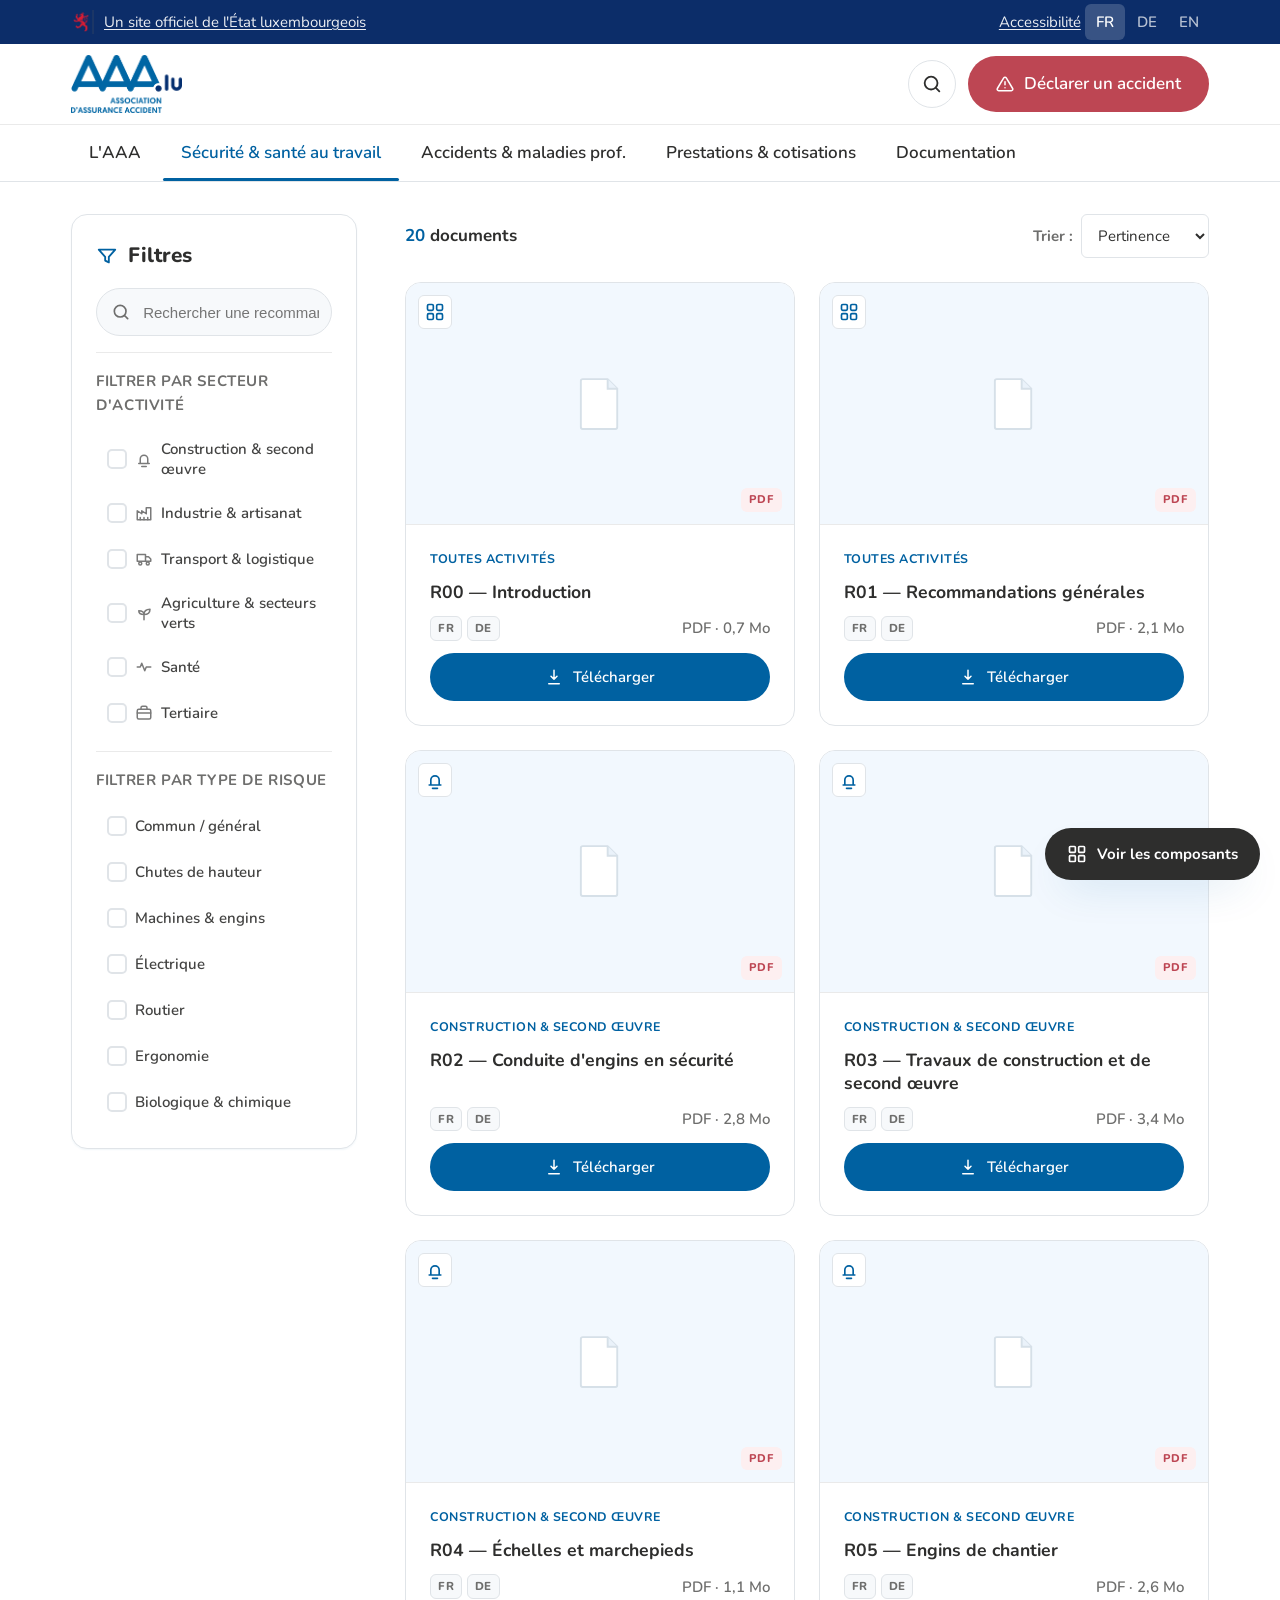
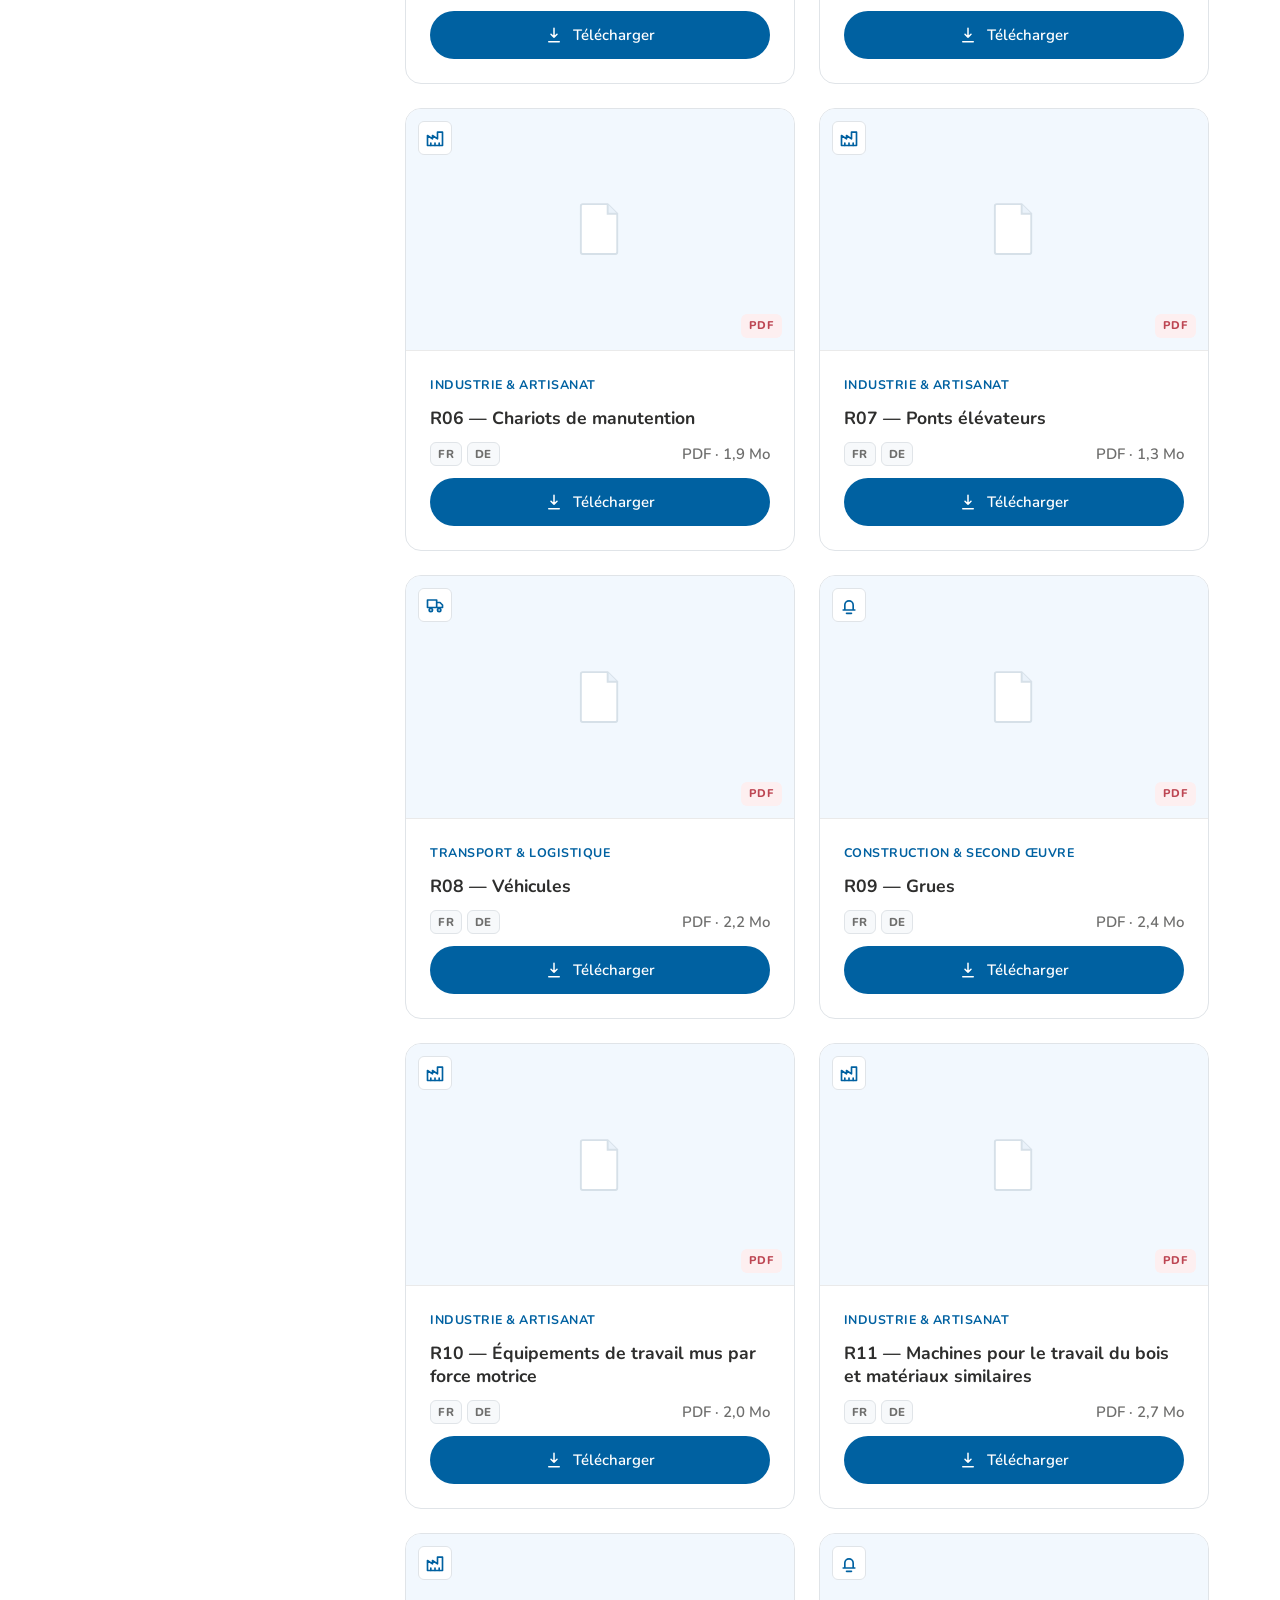
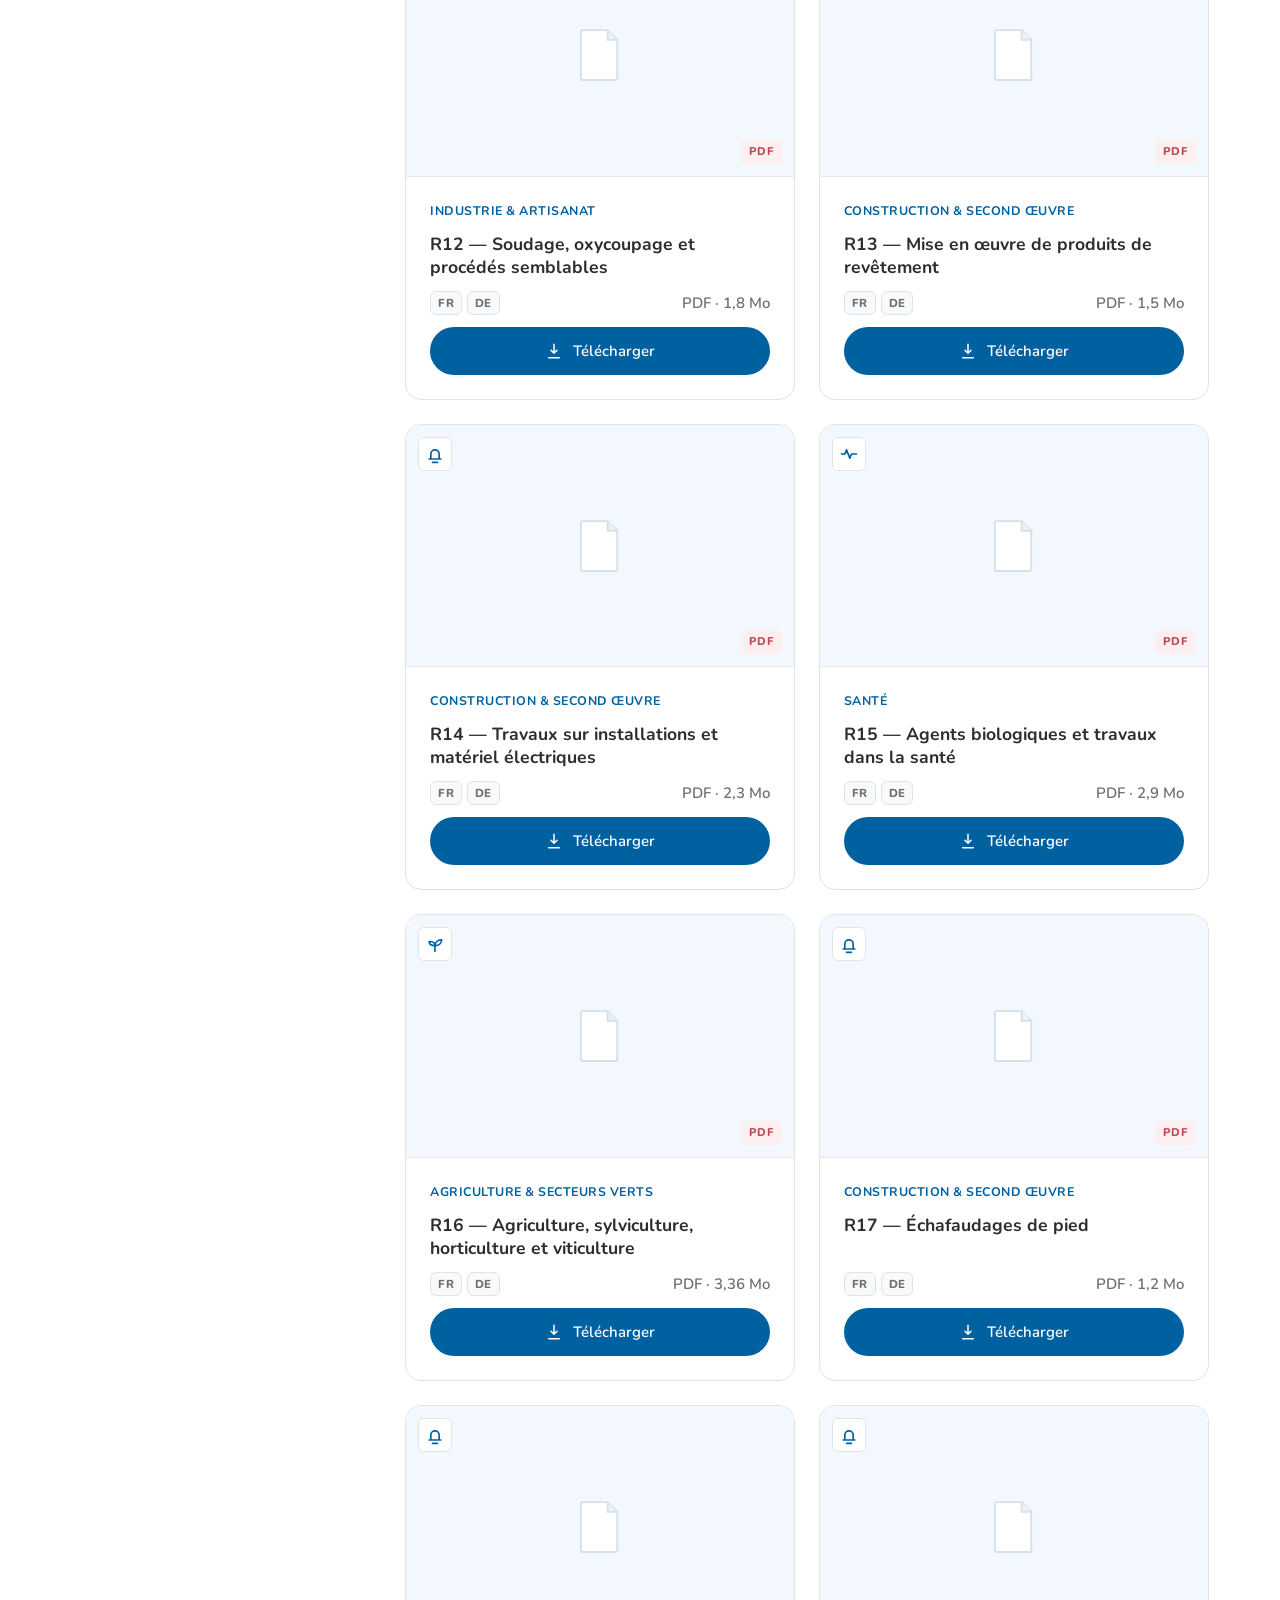
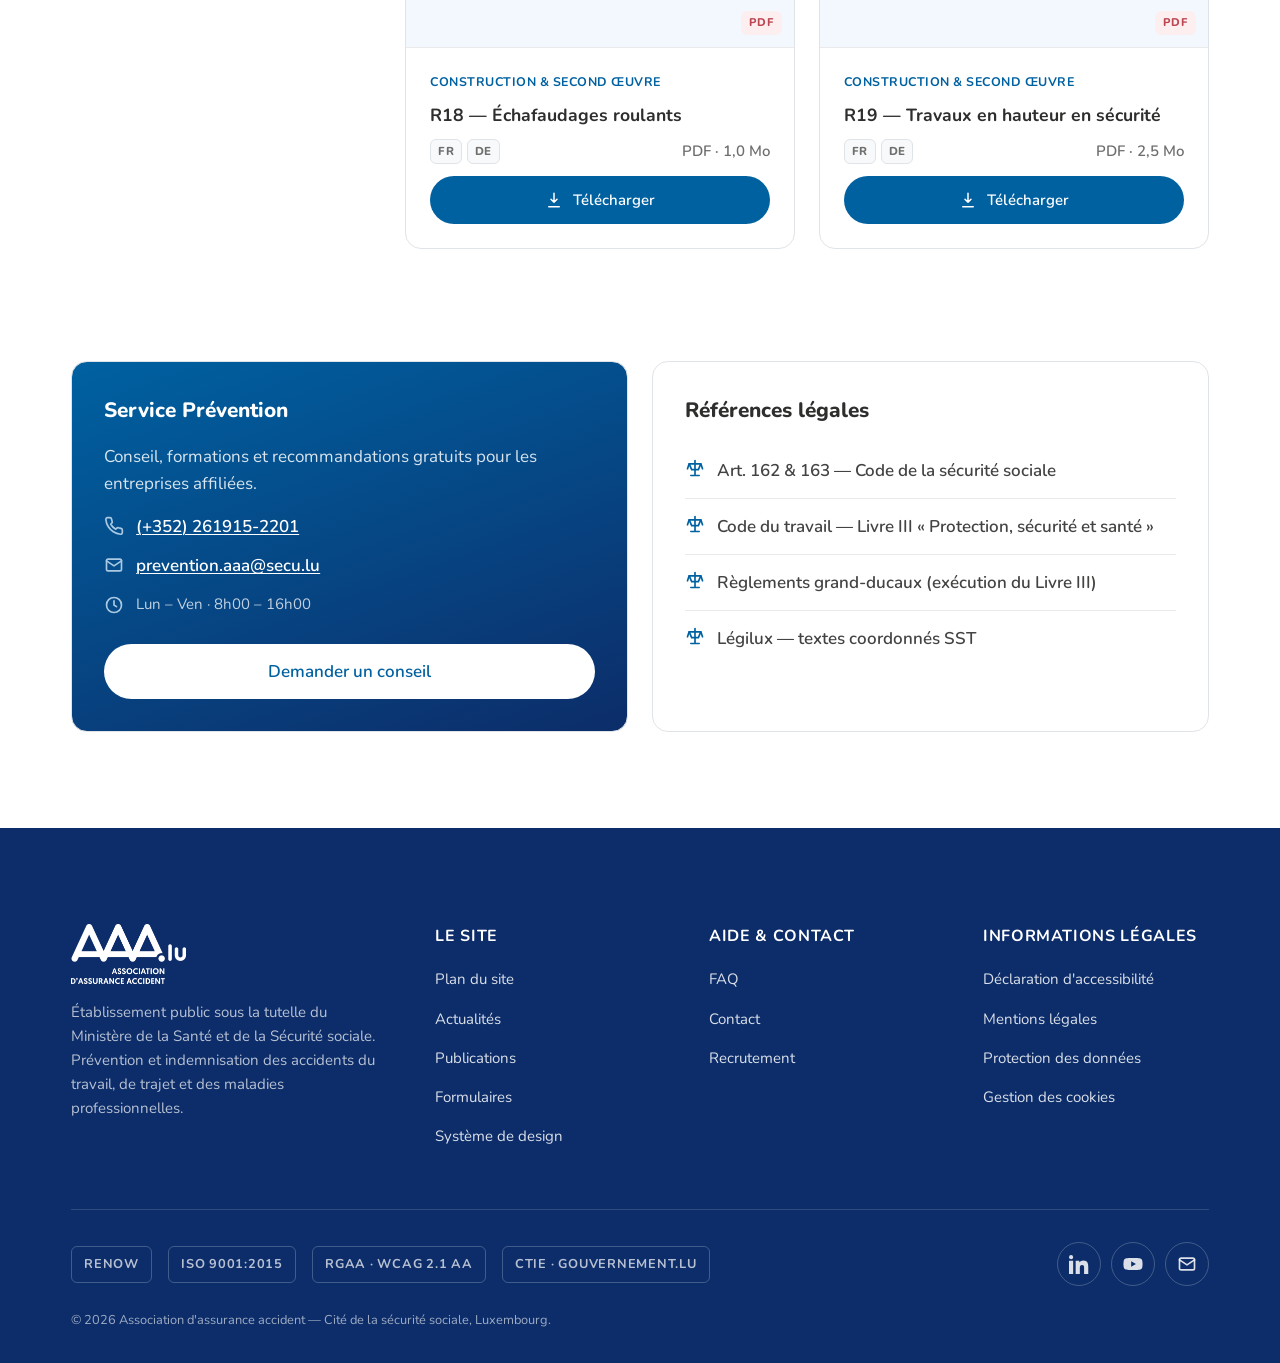
<file: Recommandation de prevention.html>
<!DOCTYPE html>
<html lang="fr">
<head>
<meta charset="UTF-8">
<meta name="viewport" content="width=device-width, initial-scale=1.0">
<title>Recommandations de prévention · AAA</title>
<meta name="description" content="Recommandations de prévention de l'AAA : bibliothèque à facettes — filtrez par secteur et par risque.">
<link rel="stylesheet" href="aaa.css">
<style data-inlined="prevention.css">
/* ============================================================
   AAA — Page « Recommandations de prévention »
   Styles spécifiques (réutilise les tokens de aaa.css)
   ============================================================ */

/* ---------- En-tête de page ---------- */
.page-head { padding-block: var(--s5) var(--s2); }
.page-head h1 { font-size: var(--fs-h1); font-weight: 800; color: var(--ink); line-height: 1.1; margin-top: var(--s3); letter-spacing: -0.01em; }
.page-lead { font-size: var(--fs-lead); color: var(--ink-muted); margin-top: var(--s4); max-width: 70ch; }

/* ---------- Layout 2 colonnes ---------- */
.prev-layout { display: grid; grid-template-columns: minmax(0, 1fr) 330px; gap: var(--s7); align-items: start; padding-block: var(--s6) var(--s9); }
.prev-main { min-width: 0; }
.prev-aside { display: flex; flex-direction: column; gap: var(--s5); position: sticky; top: 96px; }

/* ---------- Encadré « En résumé » ---------- */
.resume { display: flex; gap: var(--s5); background: var(--aaa-blue-050); border: 1px solid var(--line); border-radius: var(--r-lg); padding: var(--s6); margin-bottom: var(--s6); }
.resume-ico { width: 52px; height: 52px; border-radius: var(--r); background: var(--aaa-blue); color: #fff; display: grid; place-items: center; flex-shrink: 0; }
.resume-ico .ico { width: 28px; height: 28px; }
.resume h2 { font-size: var(--fs-h3); font-weight: 800; color: var(--ink); margin-bottom: var(--s3); }
.resume ul { display: flex; flex-direction: column; gap: 10px; }
.resume li { position: relative; padding-left: 32px; color: var(--ink-body); line-height: 1.5; }
.resume li::before { content: ""; position: absolute; left: 0; top: 1px; width: 21px; height: 21px; border-radius: 50%; background: var(--aaa-blue); }
.resume li::after { content: ""; position: absolute; left: 6px; top: 7px; width: 9px; height: 5px; border-left: 2.5px solid #fff; border-bottom: 2.5px solid #fff; transform: rotate(-45deg); }

/* ---------- Filtres à facettes ---------- */
.filters { background: #fff; border: 1px solid var(--line); border-radius: var(--r-lg); padding: var(--s6); margin-bottom: var(--s6); box-shadow: var(--sh-1); }
.filter-search { display: flex; align-items: center; gap: 12px; background: var(--surface-alt); border: 1px solid var(--line); border-radius: var(--r-pill); padding: 0 18px; min-height: 54px; margin-bottom: var(--s5); }
.filter-search .ico { width: 22px; height: 22px; color: var(--ink-muted); flex-shrink: 0; }
.filter-search input { flex: 1; border: 0; outline: 0; background: transparent; font-size: var(--fs-body); color: var(--ink); min-height: 44px; }
.facet { margin-bottom: var(--s5); }
.facet-label { display: block; font-size: var(--fs-small); font-weight: 700; text-transform: uppercase; letter-spacing: 0.04em; color: var(--ink-muted); margin-bottom: var(--s3); }
.chips { display: flex; flex-wrap: wrap; gap: 10px; }
.chip-btn { display: inline-flex; align-items: center; gap: 8px; min-height: 44px; padding: 8px 18px; border-radius: var(--r-pill); border: 1px solid var(--line); background: #fff; color: var(--ink-body); font-weight: 600; font-size: var(--fs-small); cursor: pointer; transition: background 140ms, border-color 140ms, color 140ms; }
.chip-btn:hover { border-color: var(--aaa-blue); color: var(--aaa-blue); background: var(--aaa-blue-050); }
.chip-btn[aria-pressed="true"] { background: var(--aaa-blue); border-color: var(--aaa-blue); color: #fff; }
.chip-btn[aria-pressed="true"] .chip-x { display: inline-flex; }
.chip-btn .chip-x { display: none; width: 16px; height: 16px; }
.filter-foot { display: flex; align-items: center; justify-content: space-between; gap: var(--s4); flex-wrap: wrap; border-top: 1px solid var(--line-soft); padding-top: var(--s4); }
.result-count { font-weight: 700; color: var(--ink); }
.result-count strong { color: var(--aaa-blue); }
.btn-reset { min-height: 44px; padding: 8px 16px; border: 0; background: transparent; color: var(--aaa-blue); font-weight: 700; cursor: pointer; border-radius: var(--r-sm); display: inline-flex; align-items: center; gap: 8px; }
.btn-reset:hover { background: var(--aaa-blue-050); }
.btn-reset .ico { width: 18px; height: 18px; }
.btn-reset[hidden] { display: none; }

/* ---------- Grille de documents (cartes PDF) ---------- */
.doc-grid { display: grid; grid-template-columns: repeat(auto-fill, minmax(258px, 1fr)); gap: var(--s5); }
.doc-card { display: flex; flex-direction: column; background: #fff; border: 1px solid var(--line); border-radius: var(--r-lg); overflow: hidden; transition: transform 180ms var(--ease), box-shadow 180ms var(--ease); }
.doc-card:hover { transform: translateY(-3px); box-shadow: var(--sh-2); }
.doc-thumb { position: relative; aspect-ratio: 16 / 10; background: var(--aaa-blue-050); display: grid; place-items: center; border-bottom: 1px solid var(--line-soft); }
.doc-thumb .pdf-ico { width: 46px; height: 56px; }
.doc-sectoricon { position: absolute; top: 12px; left: 12px; width: 34px; height: 34px; border-radius: var(--r-sm); background: #fff; border: 1px solid var(--line); display: grid; place-items: center; color: var(--aaa-blue); }
.doc-sectoricon .ico { width: 20px; height: 20px; }
.doc-ext { position: absolute; bottom: 12px; right: 12px; font-size: 0.7rem; font-weight: 800; letter-spacing: 0.08em; padding: 3px 8px; border-radius: var(--r-sm); }
.doc-ext.t-pdf { color: var(--aaa-red); background: var(--aaa-red-050); }
.doc-ext.t-word { color: var(--aaa-blue); background: var(--aaa-blue-050); }
.doc-ext.t-zip { color: var(--ink-body); background: #EAEAEA; }
.doc-body { padding: var(--s5); display: flex; flex-direction: column; gap: var(--s3); flex: 1; }
.doc-sector { font-size: 0.78rem; font-weight: 700; text-transform: uppercase; letter-spacing: 0.04em; color: var(--aaa-blue); }
.doc-title { font-size: 1.1rem; font-weight: 700; color: var(--ink); line-height: 1.3; flex: 1; }
.doc-meta { display: flex; align-items: center; justify-content: space-between; gap: 10px; flex-wrap: wrap; }
.doc-langs { display: inline-flex; gap: 5px; }
.lang-badge { font-size: 0.72rem; font-weight: 800; letter-spacing: 0.03em; color: var(--ink-muted); background: var(--surface-alt); border: 1px solid var(--line); border-radius: var(--r-sm); padding: 2px 7px; }
.doc-size { font-size: var(--fs-small); color: var(--ink-muted); font-weight: 600; }
.doc-dl { width: 100%; min-height: 46px; padding: 10px 18px; font-size: var(--fs-small); }
.doc-dl .ico { width: 18px; height: 18px; }

.doc-empty { text-align: center; padding: var(--s8) var(--s5); color: var(--ink-muted); font-size: var(--fs-body-lg); background: var(--surface-alt); border: 1px dashed var(--line); border-radius: var(--r-lg); }
.doc-empty[hidden] { display: none; }

/* ---------- Encadrés latéraux ---------- */
.aside-card { background: #fff; border: 1px solid var(--line); border-radius: var(--r-lg); padding: var(--s6); }
.aside-card h2 { font-size: var(--fs-h3); font-weight: 800; color: var(--ink); margin-bottom: var(--s4); }
.aside-card--blue { background: linear-gradient(160deg, var(--aaa-blue), var(--aaa-blue-900)); color: #fff; }
.aside-card--blue h2 { color: #fff; }
.aside-card--blue p { color: rgba(255,255,255,0.85); margin-bottom: var(--s4); }
.aside-card--blue .ac-row { display: flex; align-items: flex-start; gap: 12px; margin-bottom: var(--s3); }
.aside-card--blue .ac-row .ico { width: 20px; height: 20px; color: var(--aaa-blue-light); flex-shrink: 0; margin-top: 3px; }
.aside-card--blue a { color: #fff; font-weight: 600; }
.aside-card--blue .btn--white { color: var(--aaa-blue); }
.aside-card--blue .btn--white:hover { color: var(--aaa-blue-700); }
.aside-card--blue .ac-sub { color: rgba(255,255,255,0.75); font-size: var(--fs-small); }
.aside-card--blue .btn { margin-top: var(--s4); width: 100%; }
.legal-list { display: flex; flex-direction: column; }
.legal-list li { border-top: 1px solid var(--line-soft); }
.legal-list li:first-child { border-top: 0; }
.legal-list a { display: flex; align-items: flex-start; gap: 12px; padding: 14px 0; color: var(--ink-body); text-decoration: none; font-weight: 600; min-height: 44px; }
.legal-list a:hover { color: var(--aaa-blue); }
.legal-list .ico { width: 20px; height: 20px; color: var(--aaa-blue); flex-shrink: 0; margin-top: 1px; }

/* ---------- Responsive ---------- */
@media (max-width: 980px) {
  .prev-layout { grid-template-columns: 1fr; }
  .prev-aside { position: static; flex-direction: row; flex-wrap: wrap; }
  .prev-aside > * { flex: 1 1 280px; }
}
@media (max-width: 620px) {
  .resume { flex-direction: column; gap: var(--s4); }
  .prev-aside { flex-direction: column; }
  .doc-grid { grid-template-columns: 1fr; }
}

/* ============================================================
   DISPOSITION V2 — bibliothèque à facettes (rail à gauche)
   ============================================================ */
.prev-shell { display: grid; grid-template-columns: 286px minmax(0, 1fr); gap: var(--s7); align-items: start; padding-block: var(--s6) var(--s8); }
.filter-rail { position: sticky; top: 96px; background: #fff; border: 1px solid var(--line); border-radius: var(--r-lg); padding: var(--s5); box-shadow: var(--sh-1); }
.rail-head { display: flex; align-items: center; gap: 10px; margin-bottom: var(--s4); }
.rail-head h2 { font-size: var(--fs-h3); font-weight: 800; color: var(--ink); }
.rail-head .ico { width: 22px; height: 22px; color: var(--aaa-blue); }
.rail-search { display: flex; align-items: center; gap: 10px; background: var(--surface-alt); border: 1px solid var(--line); border-radius: var(--r-pill); padding: 0 14px; min-height: 48px; margin-bottom: var(--s4); }
.rail-search .ico { width: 20px; height: 20px; color: var(--ink-muted); flex-shrink: 0; }
.rail-search input { flex: 1; border: 0; outline: 0; background: transparent; font-size: var(--fs-small); color: var(--ink); min-height: 44px; }
.rail-facet { border-top: 1px solid var(--line-soft); padding-top: var(--s4); margin-top: var(--s4); }
.rail-facet .facet-label { margin-bottom: var(--s3); }
/* chips en liste verticale (style cases à cocher) dans le rail */
.filter-rail .chips { flex-direction: column; gap: 2px; align-items: stretch; }
.filter-rail .chip-btn { justify-content: flex-start; width: 100%; border-radius: var(--r-sm); border-color: transparent; background: transparent; padding: 9px 10px; min-height: 44px; font-weight: 600; text-align: left; }
.filter-rail .chip-btn > span:not(.chip-check) { flex: 1; text-align: left; }
.filter-rail .chip-btn:hover { background: var(--aaa-blue-050); color: var(--aaa-blue); }
.filter-rail .chip-btn[aria-pressed="true"] { background: var(--aaa-blue-050); color: var(--aaa-blue); border-color: transparent; }
.filter-rail .chip-btn > .ico { width: 18px; height: 18px; opacity: 0.7; }
.filter-rail .chip-btn .chip-x { display: none !important; }
.chip-check { display: none; }
.filter-rail .chip-check { display: inline-grid; place-items: center; width: 20px; height: 20px; border: 2px solid var(--line); border-radius: 5px; flex-shrink: 0; }
.filter-rail .chip-btn[aria-pressed="true"] .chip-check { background: var(--aaa-blue); border-color: var(--aaa-blue); }
.filter-rail .chip-btn[aria-pressed="true"] .chip-check::after { content: ""; width: 9px; height: 5px; border-left: 2px solid #fff; border-bottom: 2px solid #fff; transform: rotate(-45deg); margin-top: -2px; }

/* barre de résultats : compteur + filtres actifs + tri */
.results-bar { display: flex; align-items: center; gap: var(--s4); flex-wrap: wrap; margin-bottom: var(--s5); }
.results-bar .result-count { font-weight: 700; color: var(--ink); }
.results-bar .result-count strong { color: var(--aaa-blue); }
.active-pills { display: flex; flex-wrap: wrap; gap: 8px; flex: 1; min-width: 0; }
.active-pill { display: inline-flex; align-items: center; gap: 6px; background: var(--aaa-blue); color: #fff; border: 0; border-radius: var(--r-pill); padding: 6px 8px 6px 14px; font-weight: 600; font-size: var(--fs-small); cursor: pointer; }
.active-pill .ico { width: 15px; height: 15px; }
.active-pill:hover { background: var(--aaa-blue-700); }
.sort-wrap { display: flex; align-items: center; gap: 8px; margin-left: auto; }
.sort-wrap label { font-size: var(--fs-small); color: var(--ink-muted); font-weight: 700; }
.sort-wrap select { min-height: 44px; border: 1px solid var(--line); border-radius: var(--r-sm); padding: 6px 12px; font: inherit; font-size: var(--fs-small); color: var(--ink); background: #fff; cursor: pointer; }
.rail-reset { margin-top: var(--s4); width: 100%; justify-content: center; }
.rail-reset[hidden] { display: none; }

/* bandeau d'aide en bas, pleine largeur */
.help-band { display: grid; grid-template-columns: 1fr 1fr; gap: var(--s5); margin-top: var(--s7); margin-bottom: var(--s9); }

@media (max-width: 900px) {
  .prev-shell { grid-template-columns: 1fr; }
  .filter-rail { position: static; }
  .help-band { grid-template-columns: 1fr; }
}

</style>
</head>
<body>

<a class="skip-link" href="#main" data-i18n="util.a11y">Accessibilité</a>

<!-- ============ UTILITY BAR · composant « bandeau État » ============ -->
<div class="utility" data-component="Bandeau État · langue">
  <div class="wrap">
    <a class="gov" href="#0">
      <img class="gov-emblem" src="assets/lion-lu.png" alt="" aria-hidden="true" width="188" height="198">
      <span data-i18n="util.official">Un site officiel de l'État luxembourgeois</span>
    </a>
    <div class="utility-right">
      <a class="a11y-link" href="#0">
        <svg class="ico" viewBox="0 0 24 24" fill="none" stroke="currentColor" stroke-width="1.8" aria-hidden="true"><circle cx="12" cy="4" r="1.6" fill="currentColor" stroke="none"/><path d="M4 8h16M9 8v5l-2 6M15 8v5l2 6M9 13h6" stroke-linecap="round" stroke-linejoin="round"/></svg>
        <span data-i18n="util.a11y">Accessibilité</span>
      </a>
      <nav class="lang" aria-label="Langue / Sprache / Language">
        <button type="button" data-lang="fr" aria-pressed="true">FR</button>
        <button type="button" data-lang="de" aria-pressed="false">DE</button>
        <button type="button" data-lang="en" aria-pressed="false">EN</button>
      </nav>
    </div>
  </div>
</div>

<!-- ============ HEADER · composant « en-tête + navigation » ============ -->
<header class="header" data-component="En-tête + navigation principale">
  <div class="header-bar">
    <div class="wrap">
      <a class="brand" href="Accueil.html" aria-label="AAA — Association d'assurance accident, accueil">
        <span class="aaa-mark">
          <img class="aaa-logo-img" src="assets/logo.png" alt="AAA — Association d'assurance accident" width="229" height="120">
        </span>
      </a>

      <div class="header-actions">
        <button class="icon-btn" type="button" data-i18n-aria="header.searchAria" aria-label="Rechercher sur le site">
          <svg class="ico" viewBox="0 0 24 24" fill="none" stroke="currentColor" stroke-width="2" stroke-linecap="round" aria-hidden="true"><circle cx="11" cy="11" r="7"/><path d="m20 20-3.5-3.5"/></svg>
        </button>
        <a class="btn btn--red btn-declare" href="Accident du travail et de trajet.html">
          <svg class="ico" viewBox="0 0 24 24" fill="none" stroke="currentColor" stroke-width="2" stroke-linecap="round" stroke-linejoin="round" aria-hidden="true"><path d="M12 9v4M12 17h.01M10.3 3.9 1.8 18a2 2 0 0 0 1.7 3h17a2 2 0 0 0 1.7-3L13.7 3.9a2 2 0 0 0-3.4 0Z"/></svg>
          <span class="label" data-i18n="header.declare">Déclarer un accident</span>
        </a>
        <button class="icon-btn burger" type="button" aria-expanded="false" data-i18n-aria="header.menu" aria-label="Menu">
          <svg class="ico" viewBox="0 0 24 24" fill="none" stroke="currentColor" stroke-width="2" stroke-linecap="round" aria-hidden="true"><path d="M4 6h16M4 12h16M4 18h16"/></svg>
        </button>
      </div>
    </div>
  </div>

  <nav class="mainnav" aria-label="Navigation principale">
    <div class="wrap">
      <ul>
        <li class="has-sub">
          <a href="#0" data-i18n="nav.aaa" aria-haspopup="true" aria-expanded="false">L'AAA<svg class="nav-chev" viewBox="0 0 24 24" fill="none" stroke="currentColor" stroke-width="2.2" stroke-linecap="round" stroke-linejoin="round" aria-hidden="true"><path d="m6 9 6 6 6-6"/></svg></a>
          <div class="subnav"><ul>
            <li><a href="#0" data-i18n="sm.aaa.vision">Vision</a></li>
            <li><a href="#0" data-i18n="sm.aaa.mission">Mission</a></li>
            <li><a href="#0" data-i18n="sm.aaa.orga">Organisation</a></li>
            <li><a href="#0" data-i18n="sm.aaa.rapport">Rapport annuel & statistiques</a></li>
            <li><a href="#0" data-i18n="sm.aaa.iso">Démarche qualité</a></li>
          </ul></div>
        </li>
        <li class="has-sub">
          <a href="#0" aria-current="page" data-i18n="nav.sst" aria-haspopup="true" aria-expanded="false">Sécurité &amp; santé au travail<svg class="nav-chev" viewBox="0 0 24 24" fill="none" stroke="currentColor" stroke-width="2.2" stroke-linecap="round" stroke-linejoin="round" aria-hidden="true"><path d="m6 9 6 6 6-6"/></svg></a>
          <div class="subnav"><ul>
            <li><a href="#0" data-i18n="sm.sst.conseil">Conseil SST</a></li>
            <li><a href="Recommandation de prevention.html" aria-current="page" data-i18n="sm.sst.reco">Recommandations de prévention</a></li>
            <li><a href="#0" data-i18n="sm.sst.formations">Formations</a></li>
            <li><a href="#0" data-i18n="sm.sst.regl">Réglementation</a></li>
            <li><a href="#0" data-i18n="sm.sst.label">Label « Sécher a Gesond »</a></li>
            <li><a href="#0" data-i18n="sm.sst.vz">VISION ZERO</a></li>
          </ul></div>
        </li>
        <li class="has-sub">
          <a href="#0" data-i18n="nav.accidents" aria-haspopup="true" aria-expanded="false">Accidents &amp; maladies prof.<svg class="nav-chev" viewBox="0 0 24 24" fill="none" stroke="currentColor" stroke-width="2.2" stroke-linecap="round" stroke-linejoin="round" aria-hidden="true"><path d="m6 9 6 6 6-6"/></svg></a>
          <div class="subnav"><ul>
            <li><a href="Accident du travail et de trajet.html" data-i18n="sm.acc.travail">Accident du travail / de trajet</a></li>
            <li><a href="#0" data-i18n="sm.acc.scolaire">Accident scolaire / périscolaire</a></li>
            <li><a href="#0" data-i18n="sm.acc.maladies">Maladies professionnelles</a></li>
          </ul></div>
        </li>
        <li class="has-sub">
          <a href="#0" data-i18n="nav.prestations" aria-haspopup="true" aria-expanded="false">Prestations &amp; cotisations<svg class="nav-chev" viewBox="0 0 24 24" fill="none" stroke="currentColor" stroke-width="2.2" stroke-linecap="round" stroke-linejoin="round" aria-hidden="true"><path d="m6 9 6 6 6-6"/></svg></a>
          <div class="subnav"><ul>
            <li><a href="#0" data-i18n="sm.pre.assurees">Personnes assurées</a></li>
            <li><a href="#0" data-i18n="sm.pre.indemn">Indemnisations</a></li>
            <li><a href="#0" data-i18n="sm.pre.cotis">Cotisations</a></li>
            <li><a href="#0" data-i18n="sm.pre.videos">Vidéos explicatives</a></li>
          </ul></div>
        </li>
        <li class="has-sub">
          <a href="#0" data-i18n="nav.doc" aria-haspopup="true" aria-expanded="false">Documentation<svg class="nav-chev" viewBox="0 0 24 24" fill="none" stroke="currentColor" stroke-width="2.2" stroke-linecap="round" stroke-linejoin="round" aria-hidden="true"><path d="m6 9 6 6 6-6"/></svg></a>
          <div class="subnav"><ul>
            <li><a href="#0" data-i18n="sm.doc.formulaires">Formulaires</a></li>
            <li><a href="#0" data-i18n="sm.doc.publications">Publications</a></li>
            <li><a href="#0" data-i18n="sm.doc.legis">Législations / Jurisprudence</a></li>
          </ul></div>
        </li>
      </ul>
    </div>
  </nav>
</header>

<!-- mobile nav drawer -->
<div class="mobile-nav" role="dialog" aria-modal="true" aria-label="Menu">
  <div class="panel">
    <div class="mn-head">
      <img class="aaa-logo-img" src="assets/logo.png" alt="AAA" width="229" height="120" style="height:44px;">
      <button class="icon-btn" type="button" data-close data-i18n-aria="header.close" aria-label="Fermer">
        <svg class="ico" viewBox="0 0 24 24" fill="none" stroke="currentColor" stroke-width="2" stroke-linecap="round" aria-hidden="true"><path d="M6 6l12 12M18 6 6 18"/></svg>
      </button>
    </div>
    <a class="mn-top" href="#0" data-i18n="nav.aaa">L'AAA</a>
    <a class="mn-sub" href="#0" data-i18n="sm.aaa.vision">Vision</a>
    <a class="mn-sub" href="#0" data-i18n="sm.aaa.mission">Mission</a>
    <a class="mn-sub" href="#0" data-i18n="sm.aaa.orga">Organisation</a>
    <a class="mn-sub" href="#0" data-i18n="sm.aaa.rapport">Rapport annuel & statistiques</a>
    <a class="mn-sub" href="#0" data-i18n="sm.aaa.iso">Démarche qualité</a>
    <a class="mn-top" href="#0" aria-current="page" data-i18n="nav.sst">Sécurité &amp; santé au travail</a>
    <a class="mn-sub" href="#0" data-i18n="sm.sst.conseil">Conseil SST</a>
    <a class="mn-sub" href="Recommandation de prevention.html" data-i18n="sm.sst.reco">Recommandations de prévention</a>
    <a class="mn-sub" href="#0" data-i18n="sm.sst.formations">Formations</a>
    <a class="mn-sub" href="#0" data-i18n="sm.sst.regl">Réglementation</a>
    <a class="mn-sub" href="#0" data-i18n="sm.sst.label">Label « Sécher a Gesond »</a>
    <a class="mn-sub" href="#0" data-i18n="sm.sst.vz">VISION ZERO</a>
    <a class="mn-top" href="#0" data-i18n="nav.accidents">Accidents &amp; maladies prof.</a>
    <a class="mn-sub" href="Accident du travail et de trajet.html" data-i18n="sm.acc.travail">Accident du travail / de trajet</a>
    <a class="mn-sub" href="#0" data-i18n="sm.acc.scolaire">Accident scolaire / périscolaire</a>
    <a class="mn-sub" href="#0" data-i18n="sm.acc.maladies">Maladies professionnelles</a>
    <a class="mn-top" href="#0" data-i18n="nav.prestations">Prestations &amp; cotisations</a>
    <a class="mn-sub" href="#0" data-i18n="sm.pre.assurees">Personnes assurées</a>
    <a class="mn-sub" href="#0" data-i18n="sm.pre.indemn">Indemnisations</a>
    <a class="mn-sub" href="#0" data-i18n="sm.pre.cotis">Cotisations</a>
    <a class="mn-sub" href="#0" data-i18n="sm.pre.videos">Vidéos explicatives</a>
    <a class="mn-top" href="#0" data-i18n="nav.doc">Documentation</a>
    <a class="mn-sub" href="#0" data-i18n="sm.doc.formulaires">Formulaires</a>
    <a class="mn-sub" href="#0" data-i18n="sm.doc.publications">Publications</a>
    <a class="mn-sub" href="#0" data-i18n="sm.doc.legis">Législations / Jurisprudence</a>
      </div>
      </aside>
    </div>

    <div class="wrap prev-shell">
      <aside class="filter-rail" data-component="Rail de filtres à facettes" aria-label="Filtres">
        <div class="rail-head"><svg class="ico" viewBox="0 0 24 24" fill="none" stroke="currentColor" stroke-width="2" stroke-linecap="round" stroke-linejoin="round" aria-hidden="true"><path d="M3 5h18l-7 8v6l-4-2v-4Z"/></svg><h2 data-i18n="prev.filters">Filtres</h2></div>
        <div class="rail-search">
          <svg class="ico" viewBox="0 0 24 24" fill="none" stroke="currentColor" stroke-width="2" stroke-linecap="round" aria-hidden="true"><circle cx="11" cy="11" r="7"/><path d="m20 20-3.5-3.5"/></svg>
          <label for="doc-search" class="sr-only" data-i18n="prev.searchLabel">Rechercher un document</label>
          <input id="doc-search" type="search" data-i18n-ph="prev.searchPh" placeholder="Rechercher…">
        </div>
        <div class="rail-facet">
          <span class="facet-label" id="lbl-sector" data-i18n="prev.bySector">Filtrer par secteur d'activité</span>
          <div class="chips" id="sector-chips" role="group" aria-labelledby="lbl-sector"></div>
        </div>
        <div class="rail-facet">
          <span class="facet-label" id="lbl-risk" data-i18n="prev.byRisk">Filtrer par type de risque</span>
          <div class="chips" id="risk-chips" role="group" aria-labelledby="lbl-risk"></div>
        </div>
        <button class="btn-reset rail-reset" id="reset-filters" type="button" hidden>
          <svg class="ico" viewBox="0 0 24 24" fill="none" stroke="currentColor" stroke-width="2" stroke-linecap="round" stroke-linejoin="round" aria-hidden="true"><path d="M3 12a9 9 0 1 0 3-6.7L3 8"/><path d="M3 3v5h5"/></svg>
          <span data-i18n="prev.reset">Réinitialiser les filtres</span>
        </button>
      </aside>

      <div class="prev-results">
        <div class="results-bar">
          <p class="result-count" id="result-count" role="status" aria-live="polite"></p>
          <div class="active-pills" id="active-filters" aria-label="Filtres actifs"></div>
          <div class="sort-wrap">
            <label for="sort" data-i18n="prev.sort">Trier :</label>
            <select id="sort">
              <option value="relevance" data-i18n="prev.sortRelevance">Pertinence</option>
              <option value="az" data-i18n="prev.sortAz">A → Z</option>
              <option value="recent" data-i18n="prev.sortRecent">Plus récents</option>
            </select>
          </div>
        </div>
        <div class="doc-grid" id="doc-grid" aria-label="Documents"></div>
        <p class="doc-empty" id="doc-empty" hidden data-i18n="prev.empty">Aucun document ne correspond à votre recherche. Modifiez ou réinitialisez les filtres.</p>
      </div>
    </div>

    <div class="wrap">
      <div class="help-band">
        <div class="aside-card aside-card--blue" data-component="Encadré contact Service Prévention">
          <h2 data-i18n="prev.svc.title">Service Prévention</h2>
          <p data-i18n="prev.svc.desc">Conseil, formations et recommandations gratuits pour les entreprises affiliées.</p>
          <div class="ac-row"><span class="sr-only" data-i18n="ct.tel">Téléphone</span><svg class="ico" viewBox="0 0 24 24" fill="none" stroke="currentColor" stroke-width="2" stroke-linecap="round" stroke-linejoin="round" aria-hidden="true"><path d="M22 16.9v3a2 2 0 0 1-2.2 2 19.8 19.8 0 0 1-8.6-3 19.5 19.5 0 0 1-6-6 19.8 19.8 0 0 1-3-8.6A2 2 0 0 1 4.1 2h3a2 2 0 0 1 2 1.7c.1 1 .4 1.9.7 2.8a2 2 0 0 1-.5 2.1L8.1 9.9a16 16 0 0 0 6 6l1.3-1.3a2 2 0 0 1 2.1-.4c.9.3 1.8.6 2.8.7a2 2 0 0 1 1.7 2Z"/></svg><a href="tel:+3522619152201">(+352) 261915-2201</a></div>
          <div class="ac-row"><span class="sr-only" data-i18n="ct.mail">Courriel</span><svg class="ico" viewBox="0 0 24 24" fill="none" stroke="currentColor" stroke-width="2" stroke-linecap="round" stroke-linejoin="round" aria-hidden="true"><rect x="3" y="5" width="18" height="14" rx="2"/><path d="m3 7 9 6 9-6"/></svg><a href="mailto:prevention.aaa@secu.lu">prevention.aaa@secu.lu</a></div>
          <div class="ac-row"><svg class="ico" viewBox="0 0 24 24" fill="none" stroke="currentColor" stroke-width="2" stroke-linecap="round" stroke-linejoin="round" aria-hidden="true"><circle cx="12" cy="12" r="9"/><path d="M12 7v5l3 2"/></svg><span class="ac-sub" data-i18n="contact.hours">Lun – Ven · 8h00 – 16h00</span></div>
          <a class="btn btn--white" href="#0"><span data-i18n="prev.svc.cta">Demander un conseil</span></a>
        </div>
        <div class="aside-card" data-component="Encadré références légales">
          <h2 data-i18n="prev.legal.title">Références légales</h2>
          <ul class="legal-list">
            <li><a href="#0"><svg class="ico" viewBox="0 0 24 24" fill="none" stroke="currentColor" stroke-width="2" stroke-linecap="round" stroke-linejoin="round" aria-hidden="true"><path d="M12 3v18M7 21h10M5 7h14l-3 7H8L5 7Z"/><path d="M5 7 3 13M19 7l2 6"/></svg><span>Art. 162 &amp; 163 — Code de la sécurité sociale</span></a></li>
            <li><a href="#0"><svg class="ico" viewBox="0 0 24 24" fill="none" stroke="currentColor" stroke-width="2" stroke-linecap="round" stroke-linejoin="round" aria-hidden="true"><path d="M12 3v18M7 21h10M5 7h14l-3 7H8L5 7Z"/><path d="M5 7 3 13M19 7l2 6"/></svg><span>Code du travail — Livre III « Protection, sécurité et santé »</span></a></li>
            <li><a href="#0"><svg class="ico" viewBox="0 0 24 24" fill="none" stroke="currentColor" stroke-width="2" stroke-linecap="round" stroke-linejoin="round" aria-hidden="true"><path d="M12 3v18M7 21h10M5 7h14l-3 7H8L5 7Z"/><path d="M5 7 3 13M19 7l2 6"/></svg><span>Règlements grand-ducaux (exécution du Livre III)</span></a></li>
            <li><a href="#0"><svg class="ico" viewBox="0 0 24 24" fill="none" stroke="currentColor" stroke-width="2" stroke-linecap="round" stroke-linejoin="round" aria-hidden="true"><path d="M12 3v18M7 21h10M5 7h14l-3 7H8L5 7Z"/><path d="M5 7 3 13M19 7l2 6"/></svg><span>Légilux — textes coordonnés SST</span></a></li>
          </ul>
        </div>
      </div>
    </div>
  </main>

<!-- ============ FOOTER · composant « pied de page institutionnel » ============ -->
<footer class="footer" data-component="Pied de page institutionnel">
  <div class="wrap">
    <div class="footer-top">
      <div class="footer-brand">
        <div class="f-mark">
          <img class="aaa-logo-img" src="assets/logo-white.png" alt="AAA — Association d'assurance accident" width="229" height="120" style="height:60px;">
        </div>
        <p data-i18n="footer.about">Établissement public sous la tutelle du Ministère de la Santé et de la Sécurité sociale. Prévention et indemnisation des accidents du travail, de trajet et des maladies professionnelles.</p>
      </div>
      <div class="footer-col">
        <h3 data-i18n="footer.c1">Le site</h3>
        <ul>
          <li><a href="#0" data-i18n="footer.l.sitemap">Plan du site</a></li>
          <li><a href="#0" data-i18n="footer.l.news">Actualités</a></li>
          <li><a href="#0" data-i18n="footer.l.publications">Publications</a></li>
          <li><a href="#0" data-i18n="footer.l.forms">Formulaires</a></li>
          <li><a href="Systeme de design.html" data-i18n="footer.l.ds">Système de design</a></li>
        </ul>
      </div>
      <div class="footer-col">
        <h3 data-i18n="footer.c2">Aide &amp; contact</h3>
        <ul>
          <li><a href="#0" data-i18n="footer.l.faq">FAQ</a></li>
          <li><a href="#0" data-i18n="footer.l.contact">Contact</a></li>
          <li><a href="#0" data-i18n="footer.l.jobs">Recrutement</a></li>
        </ul>
      </div>
      <div class="footer-col">
        <h3 data-i18n="footer.c3">Informations légales</h3>
        <ul>
          <li><a href="#0" data-i18n="footer.l.a11y">Déclaration d'accessibilité</a></li>
          <li><a href="#0" data-i18n="footer.l.legal">Mentions légales</a></li>
          <li><a href="#0" data-i18n="footer.l.privacy">Protection des données</a></li>
          <li><a href="#0" data-i18n="footer.l.cookies">Gestion des cookies</a></li>
        </ul>
      </div>
    </div>
    <div class="footer-bottom">
      <div class="footer-badges">
        <span class="f-badge">RENOW</span>
        <span class="f-badge">ISO 9001:2015</span>
        <span class="f-badge">RGAA · WCAG 2.1 AA</span>
        <span class="f-badge">CTIE · gouvernement.lu</span>
      </div>
      <div class="footer-social">
        <a href="#0" aria-label="LinkedIn"><svg class="ico" viewBox="0 0 24 24" fill="currentColor" aria-hidden="true"><path d="M4.98 3.5A2.5 2.5 0 1 1 0 3.5a2.5 2.5 0 0 1 4.98 0ZM0 8h5v16H0V8Zm7.5 0h4.8v2.2h.07c.67-1.2 2.3-2.5 4.73-2.5 5.05 0 6 3.3 6 7.6V24h-5v-7c0-1.7 0-3.8-2.4-3.8-2.4 0-2.7 1.8-2.7 3.7V24h-5V8Z"/></svg></a>
        <a href="#0" aria-label="YouTube"><svg class="ico" viewBox="0 0 24 24" fill="currentColor" aria-hidden="true"><path d="M23 7.5a3 3 0 0 0-2.1-2.1C19 4.8 12 4.8 12 4.8s-7 0-8.9.6A3 3 0 0 0 1 7.5 31 31 0 0 0 .5 12 31 31 0 0 0 1 16.5a3 3 0 0 0 2.1 2.1c1.9.6 8.9.6 8.9.6s7 0 8.9-.6a3 3 0 0 0 2.1-2.1A31 31 0 0 0 23.5 12 31 31 0 0 0 23 7.5ZM9.8 15.3V8.7l5.7 3.3-5.7 3.3Z"/></svg></a>
        <a href="#0" aria-label="Newsletter"><svg class="ico" viewBox="0 0 24 24" fill="none" stroke="currentColor" stroke-width="2" stroke-linecap="round" stroke-linejoin="round" aria-hidden="true"><rect x="3" y="5" width="18" height="14" rx="2"/><path d="m3 7 9 6 9-6"/></svg></a>
      </div>
    </div>
    <p class="footer-legal" style="margin-top:24px;"><span data-i18n="footer.legal">© 2026 Association d'assurance accident — Cité de la sécurité sociale, Luxembourg.</span></p>
  </div>
</footer>

<button class="cmp-toggle" type="button" aria-pressed="false">
  <svg class="ico" viewBox="0 0 24 24" fill="none" stroke="currentColor" stroke-width="2" stroke-linecap="round" stroke-linejoin="round" aria-hidden="true"><rect x="3" y="3" width="7" height="7" rx="1"/><rect x="14" y="3" width="7" height="7" rx="1"/><rect x="14" y="14" width="7" height="7" rx="1"/><rect x="3" y="14" width="7" height="7" rx="1"/></svg>
  <span data-i18n="cmp.show">Voir les composants</span>
</button>

<script src="aaa.js"></script>
<script data-inlined="prevention.js">
/* ============================================================
   AAA — Page « Recommandations de prévention »
   Étend le dictionnaire i18n (défini dans aaa.js) + filtres à facettes
   ============================================================ */

Object.assign(I18N.fr, {
  "bc.home": "Accueil",
  "bc.sst": "Sécurité & santé au travail",
  "bc.current": "Recommandations de prévention",
  "prev.eyebrow": "Documentation prévention",
  "prev.title": "Recommandations de prévention",
  "prev.lead": "Les recommandations de prévention sont des règles de l'art élaborées par le Service Prévention de l'AAA, avec le concours d'experts, pour vous aider à prévenir les risques selon votre secteur d'activité.",
  "prev.resume.title": "En résumé",
  "prev.resume.1": "Des règles de l'art pour évaluer et réduire les risques, secteur par secteur.",
  "prev.resume.2": "Filtrez par secteur d'activité et par type de risque pour trouver le bon document.",
  "prev.resume.3": "Besoin d'aide ? Le Service Prévention vous accompagne gratuitement.",
  "prev.searchLabel": "Rechercher un document",
  "prev.searchPh": "Rechercher une recommandation, un mot-clé…",
  "prev.bySector": "Filtrer par secteur d'activité",
  "prev.byRisk": "Filtrer par type de risque",
  "prev.reset": "Réinitialiser les filtres",
  "prev.empty": "Aucun document ne correspond à votre recherche. Modifiez ou réinitialisez les filtres.",
  "prev.download": "Télécharger",
  "prev.langsLabel": "Langues disponibles :",
  "prev.updated": "Mise à jour",
  "prev.svc.title": "Service Prévention",
  "prev.svc.desc": "Conseil, formations et recommandations gratuits pour les entreprises affiliées.",
  "prev.svc.cta": "Demander un conseil",
  "prev.filters": "Filtres",
  "prev.sort": "Trier :",
  "prev.sortRelevance": "Pertinence",
  "prev.sortAz": "A → Z",
  "prev.sortRecent": "Plus récents",
  "prev.allSectors": "Toutes activités",
  "prev.legal.title": "Références légales",
  "prev.docOne": "document", "prev.docMany": "documents"
});
Object.assign(I18N.de, {
  "bc.home": "Startseite",
  "bc.sst": "Sicherheit & Gesundheit am Arbeitsplatz",
  "bc.current": "Präventionsempfehlungen",
  "prev.eyebrow": "Präventionsdokumentation",
  "prev.title": "Präventionsempfehlungen",
  "prev.lead": "Die Präventionsempfehlungen sind anerkannte Regeln der Technik, die von der Präventionsabteilung der AAA gemeinsam mit Fachleuten erstellt werden, um Sie bei der Risikoprävention je nach Tätigkeitsbereich zu unterstützen.",
  "prev.resume.title": "Kurz gefasst",
  "prev.resume.1": "Anerkannte Regeln, um Risiken Branche für Branche zu bewerten und zu senken.",
  "prev.resume.2": "Filtern Sie nach Tätigkeitsbereich und Risikoart, um das passende Dokument zu finden.",
  "prev.resume.3": "Brauchen Sie Hilfe? Die Präventionsabteilung begleitet Sie kostenlos.",
  "prev.searchLabel": "Ein Dokument suchen",
  "prev.searchPh": "Eine Empfehlung, ein Stichwort suchen…",
  "prev.bySector": "Nach Tätigkeitsbereich filtern",
  "prev.byRisk": "Nach Risikoart filtern",
  "prev.reset": "Filter zurücksetzen",
  "prev.empty": "Kein Dokument entspricht Ihrer Suche. Ändern Sie die Filter oder setzen Sie sie zurück.",
  "prev.download": "Herunterladen",
  "prev.langsLabel": "Verfügbare Sprachen:",
  "prev.updated": "Aktualisiert",
  "prev.svc.title": "Präventionsabteilung",
  "prev.svc.desc": "Kostenlose Beratung, Schulungen und Empfehlungen für angeschlossene Unternehmen.",
  "prev.svc.cta": "Beratung anfragen",
  "prev.filters": "Filter",
  "prev.sort": "Sortieren:",
  "prev.sortRelevance": "Relevanz",
  "prev.sortAz": "A → Z",
  "prev.sortRecent": "Neueste",
  "prev.allSectors": "Alle Bereiche",
  "prev.legal.title": "Rechtliche Grundlagen",
  "prev.docOne": "Dokument", "prev.docMany": "Dokumente"
});
Object.assign(I18N.en, {
  "bc.home": "Home",
  "bc.sst": "Safety & health at work",
  "bc.current": "Prevention recommendations",
  "prev.eyebrow": "Prevention documentation",
  "prev.title": "Prevention recommendations",
  "prev.lead": "Prevention recommendations are codes of good practice drawn up by the AAA Prevention department, with the help of experts, to help you prevent risks according to your sector of activity.",
  "prev.resume.title": "In short",
  "prev.resume.1": "Codes of good practice to assess and reduce risks, sector by sector.",
  "prev.resume.2": "Filter by sector of activity and by type of risk to find the right document.",
  "prev.resume.3": "Need help? The Prevention department supports you free of charge.",
  "prev.searchLabel": "Search for a document",
  "prev.searchPh": "Search a recommendation, a keyword…",
  "prev.bySector": "Filter by sector of activity",
  "prev.byRisk": "Filter by type of risk",
  "prev.reset": "Reset filters",
  "prev.empty": "No document matches your search. Change or reset the filters.",
  "prev.download": "Download",
  "prev.langsLabel": "Available languages:",
  "prev.updated": "Updated",
  "prev.svc.title": "Prevention department",
  "prev.svc.desc": "Free advice, training and recommendations for affiliated companies.",
  "prev.svc.cta": "Request advice",
  "prev.filters": "Filters",
  "prev.sort": "Sort:",
  "prev.sortRelevance": "Relevance",
  "prev.sortAz": "A → Z",
  "prev.sortRecent": "Most recent",
  "prev.allSectors": "All sectors",
  "prev.legal.title": "Legal references",
  "prev.docOne": "document", "prev.docMany": "documents"
});

/* ---------- Référentiels ---------- */
const SECTORS = [
  { id: "construction", icon: "hat", fr: "Construction & second œuvre", de: "Bau & Ausbau", en: "Construction & finishing" },
  { id: "industrie", icon: "factory", fr: "Industrie & artisanat", de: "Industrie & Handwerk", en: "Industry & crafts" },
  { id: "transport", icon: "truck", fr: "Transport & logistique", de: "Transport & Logistik", en: "Transport & logistics" },
  { id: "agriculture", icon: "sprout", fr: "Agriculture & secteurs verts", de: "Landwirtschaft & Grünberufe", en: "Agriculture & green sectors" },
  { id: "sante", icon: "pulse", fr: "Santé", de: "Gesundheit", en: "Healthcare" },
  { id: "tertiaire", icon: "briefcase", fr: "Tertiaire", de: "Dienstleistungen", en: "Services" }
];
const RISKS = [
  { id: "commun", fr: "Commun / général", de: "Allgemein", en: "General" },
  { id: "chutes", fr: "Chutes de hauteur", de: "Absturz", en: "Falls from height" },
  { id: "machines", fr: "Machines & engins", de: "Maschinen & Geräte", en: "Machinery & equipment" },
  { id: "electrique", fr: "Électrique", de: "Elektrisch", en: "Electrical" },
  { id: "routier", fr: "Routier", de: "Verkehr", en: "Road" },
  { id: "ergonomie", fr: "Ergonomie", de: "Ergonomie", en: "Ergonomics" },
  { id: "chimique", fr: "Biologique & chimique", de: "Biologisch & chemisch", en: "Biological & chemical" }
];
const DOCS = [
  { sectors:["construction","industrie","transport","agriculture","sante","tertiaire"], risks:["commun"], type:"PDF", size:"0,7 Mo", year:"2025", langs:["FR","DE"], fr:"R00 — Introduction", de:"R00 — Einführung" },
  { sectors:["construction","industrie","transport","agriculture","sante","tertiaire"], risks:["commun"], type:"PDF", size:"2,1 Mo", year:"2025", langs:["FR","DE"], fr:"R01 — Recommandations générales", de:"R01 — Allgemeine Empfehlungen" },
  { sectors:["construction","transport","agriculture"], risks:["machines","routier"], type:"PDF", size:"2,8 Mo", year:"2025", langs:["FR","DE"], fr:"R02 — Conduite d'engins en sécurité", de:"R02 — Sicheres Führen von Maschinen" },
  { sectors:["construction"], risks:["chutes","machines","commun"], type:"PDF", size:"3,4 Mo", year:"2025", langs:["FR","DE"], fr:"R03 — Travaux de construction et de second œuvre", de:"R03 — Bau- und Ausbauarbeiten" },
  { sectors:["construction","tertiaire","agriculture"], risks:["chutes"], type:"PDF", size:"1,1 Mo", year:"2025", langs:["FR","DE"], fr:"R04 — Échelles et marchepieds", de:"R04 — Leitern und Tritte" },
  { sectors:["construction"], risks:["machines"], type:"PDF", size:"2,6 Mo", year:"2025", langs:["FR","DE"], fr:"R05 — Engins de chantier", de:"R05 — Baumaschinen" },
  { sectors:["industrie","transport"], risks:["machines","ergonomie"], type:"PDF", size:"1,9 Mo", year:"2025", langs:["FR","DE"], fr:"R06 — Chariots de manutention", de:"R06 — Flurförderzeuge" },
  { sectors:["industrie","transport"], risks:["machines"], type:"PDF", size:"1,3 Mo", year:"2025", langs:["FR","DE"], fr:"R07 — Ponts élévateurs", de:"R07 — Hebebühnen" },
  { sectors:["transport"], risks:["routier","machines"], type:"PDF", size:"2,2 Mo", year:"2025", langs:["FR","DE"], fr:"R08 — Véhicules", de:"R08 — Fahrzeuge" },
  { sectors:["construction","industrie"], risks:["machines"], type:"PDF", size:"2,4 Mo", year:"2025", langs:["FR","DE"], fr:"R09 — Grues", de:"R09 — Krane" },
  { sectors:["industrie"], risks:["machines"], type:"PDF", size:"2,0 Mo", year:"2025", langs:["FR","DE"], fr:"R10 — Équipements de travail mus par force motrice", de:"R10 — Kraftbetriebene Arbeitsmittel" },
  { sectors:["industrie","agriculture"], risks:["machines"], type:"PDF", size:"2,7 Mo", year:"2025", langs:["FR","DE"], fr:"R11 — Machines pour le travail du bois et matériaux similaires", de:"R11 — Holzbearbeitungsmaschinen" },
  { sectors:["industrie","construction"], risks:["chimique","machines"], type:"PDF", size:"1,8 Mo", year:"2025", langs:["FR","DE"], fr:"R12 — Soudage, oxycoupage et procédés semblables", de:"R12 — Schweißen und Brennschneiden" },
  { sectors:["construction","industrie"], risks:["chimique"], type:"PDF", size:"1,5 Mo", year:"2025", langs:["FR","DE"], fr:"R13 — Mise en œuvre de produits de revêtement", de:"R13 — Beschichtungsstoffe" },
  { sectors:["construction","industrie"], risks:["electrique"], type:"PDF", size:"2,3 Mo", year:"2025", langs:["FR","DE"], fr:"R14 — Travaux sur installations et matériel électriques", de:"R14 — Arbeiten an elektrischen Anlagen" },
  { sectors:["sante"], risks:["chimique"], type:"PDF", size:"2,9 Mo", year:"2025", langs:["FR","DE"], fr:"R15 — Agents biologiques et travaux dans la santé", de:"R15 — Biologische Arbeitsstoffe und Gesundheitswesen" },
  { sectors:["agriculture"], risks:["machines","chimique"], type:"PDF", size:"3,36 Mo", year:"2025", langs:["FR","DE"], fr:"R16 — Agriculture, sylviculture, horticulture et viticulture", de:"R16 — Land-, Forst-, Garten- und Weinbau" },
  { sectors:["construction"], risks:["chutes"], type:"PDF", size:"1,2 Mo", year:"2025", langs:["FR","DE"], fr:"R17 — Échafaudages de pied", de:"R17 — Standgerüste" },
  { sectors:["construction"], risks:["chutes"], type:"PDF", size:"1,0 Mo", year:"2025", langs:["FR","DE"], fr:"R18 — Échafaudages roulants", de:"R18 — Fahrgerüste" },
  { sectors:["construction","tertiaire","agriculture"], risks:["chutes"], type:"PDF", size:"2,5 Mo", year:"2025", langs:["FR","DE"], fr:"R19 — Travaux en hauteur en sécurité", de:"R19 — Sicheres Arbeiten in der Höhe" }
];

/* ---------- Icônes secteurs (line) ---------- */
const SEC_ICONS = {
  hat: '<path d="M7 18v-6a5 5 0 0 1 10 0v6M5 18h14M9 22h6"/>',
  factory: '<path d="M3 21V9l6 4V9l6 4V5l6 0v16Z"/><path d="M7 21v-3M12 21v-3M17 21v-3"/>',
  truck: '<path d="M3 6h11v9H3zM14 9h4l3 3v3h-7z"/><circle cx="7" cy="18" r="2"/><circle cx="17" cy="18" r="2"/>',
  sprout: '<path d="M12 21v-7M12 14c0-4 3-7 8-7 0 4-3 7-8 7ZM12 14c0-3-2-5-7-5 0 3 2 5 7 5Z"/>',
  pulse: '<path d="M3 12h4l2-5 4 10 2-5h6"/>',
  briefcase: '<rect x="3" y="7" width="18" height="13" rx="2"/><path d="M8 7V5a2 2 0 0 1 2-2h4a2 2 0 0 1 2 2v2M3 12h18"/>',
  all: '<rect x="3" y="3" width="7" height="7" rx="1.5"/><rect x="14" y="3" width="7" height="7" rx="1.5"/><rect x="14" y="14" width="7" height="7" rx="1.5"/><rect x="3" y="14" width="7" height="7" rx="1.5"/>'
};
const TYPE_CLASS = { PDF: "t-pdf", Word: "t-word", ZIP: "t-zip" };

/* ---------- État ---------- */
const activeSectors = new Set();
const activeRisks = new Set();
let query = "";

function curLang() { return document.documentElement.lang || "fr"; }
function L(o) { return o[curLang()] || o.fr; }
function byId(arr, id) { return arr.find((x) => x.id === id); }

function renderFacets() {
  const sc = document.getElementById("sector-chips");
  const rc = document.getElementById("risk-chips");
  if (!sc || !rc) return;
  sc.innerHTML = SECTORS.map((s) =>
    `<button class="chip-btn" type="button" data-type="sector" data-id="${s.id}" aria-pressed="${activeSectors.has(s.id)}">
       <span class="chip-check" aria-hidden="true"></span>
       <svg class="ico" viewBox="0 0 24 24" fill="none" stroke="currentColor" stroke-width="2" stroke-linecap="round" stroke-linejoin="round" aria-hidden="true">${SEC_ICONS[s.icon]}</svg>
       <span>${L(s)}</span>
       <svg class="chip-x" viewBox="0 0 24 24" fill="none" stroke="currentColor" stroke-width="2.4" stroke-linecap="round" aria-hidden="true"><path d="M6 6l12 12M18 6 6 18"/></svg>
     </button>`).join("");
  rc.innerHTML = RISKS.map((r) =>
    `<button class="chip-btn" type="button" data-type="risk" data-id="${r.id}" aria-pressed="${activeRisks.has(r.id)}">
       <span class="chip-check" aria-hidden="true"></span>
       <span>${L(r)}</span>
       <svg class="chip-x" viewBox="0 0 24 24" fill="none" stroke="currentColor" stroke-width="2.4" stroke-linecap="round" aria-hidden="true"><path d="M6 6l12 12M18 6 6 18"/></svg>
     </button>`).join("");
}

function matches(d) {
  if (activeSectors.size && !d.sectors.some((s) => activeSectors.has(s))) return false;
  if (activeRisks.size && !d.risks.some((r) => activeRisks.has(r))) return false;
  if (query) {
    const hay = (L(d) + " " + d.sectors.map((s) => L(byId(SECTORS, s))).join(" ") + " " + d.risks.map((r) => L(byId(RISKS, r))).join(" ")).toLowerCase();
    if (!hay.includes(query)) return false;
  }
  return true;
}

function renderCards() {
  const grid = document.getElementById("doc-grid");
  const empty = document.getElementById("doc-empty");
  const count = document.getElementById("result-count");
  const reset = document.getElementById("reset-filters");
  if (!grid) return;
  const dict = I18N[curLang()];
  let list = DOCS.filter(matches);
  const sortEl = document.getElementById("sort");
  const sort = sortEl ? sortEl.value : "relevance";
  if (sort === "az") list.sort((a, b) => L(a).localeCompare(L(b), curLang()));
  else if (sort === "recent") list.sort((a, b) => b.year.localeCompare(a.year) || L(a).localeCompare(L(b), curLang()));

  grid.innerHTML = list.map((d) => {
    const allSec = d.sectors.length >= 5;
    const secIcon = allSec ? "all" : byId(SECTORS, d.sectors[0]).icon;
    const secLabel = allSec ? dict["prev.allSectors"] : L(byId(SECTORS, d.sectors[0]));
    const langs = d.langs.map((l) => `<span class="lang-badge">${l}</span>`).join("");
    return `<article class="doc-card" data-component="Carte document">
      <div class="doc-thumb">
        <span class="doc-sectoricon" title="${secLabel}"><svg class="ico" viewBox="0 0 24 24" fill="none" stroke="currentColor" stroke-width="2" stroke-linecap="round" stroke-linejoin="round" aria-hidden="true">${SEC_ICONS[secIcon]}</svg></span>
        <svg class="pdf-ico" viewBox="0 0 48 56" fill="none" aria-hidden="true"><path d="M6 2h26l10 10v40a2 2 0 0 1-2 2H6a2 2 0 0 1-2-2V4a2 2 0 0 1 2-2Z" fill="#fff" stroke="#D6E0E8" stroke-width="2"/><path d="M32 2v10h10" fill="#EAF2FA" stroke="#D6E0E8" stroke-width="2"/></svg>
        <span class="doc-ext ${TYPE_CLASS[d.type]}">${d.type}</span>
      </div>
      <div class="doc-body">
        <span class="doc-sector">${secLabel}</span>
        <h3 class="doc-title">${L(d)}</h3>
        <div class="doc-meta">
          <span class="doc-langs"><span class="sr-only">${dict["prev.langsLabel"]}</span>${langs}</span>
          <span class="doc-size">${d.type} · ${d.size}</span>
        </div>
        <a class="btn btn--primary doc-dl" href="#0">
          <svg class="ico" viewBox="0 0 24 24" fill="none" stroke="currentColor" stroke-width="2" stroke-linecap="round" stroke-linejoin="round" aria-hidden="true"><path d="M12 3v12m0 0 4-4m-4 4-4-4M5 21h14"/></svg>
          <span>${dict["prev.download"]}</span>
        </a>
      </div>
    </article>`;
  }).join("");

  const n = list.length;
  const word = n > 1 ? dict["prev.docMany"] : dict["prev.docOne"];
  if (count) count.innerHTML = `<strong>${n}</strong> ${word}`;
  if (empty) empty.hidden = n !== 0;
  const hasFilters = activeSectors.size || activeRisks.size || query;
  if (reset) reset.hidden = !hasFilters;
  renderActive();
}

function renderActive() {
  const wrap = document.getElementById("active-filters");
  if (!wrap) return;
  const pills = [];
  activeSectors.forEach((id) => pills.push({ type: "sector", id, label: L(byId(SECTORS, id)) }));
  activeRisks.forEach((id) => pills.push({ type: "risk", id, label: L(byId(RISKS, id)) }));
  wrap.innerHTML = pills.map((p) =>
    `<button class="active-pill" type="button" data-type="${p.type}" data-id="${p.id}" aria-label="Retirer le filtre ${p.label}"><span>${p.label}</span><svg class="ico" viewBox="0 0 24 24" fill="none" stroke="currentColor" stroke-width="2.6" stroke-linecap="round" aria-hidden="true"><path d="M6 6l12 12M18 6 6 18"/></svg></button>`).join("");
}

function onChip(btn) {
  const set = btn.dataset.type === "sector" ? activeSectors : activeRisks;
  const id = btn.dataset.id;
  if (set.has(id)) set.delete(id); else set.add(id);
  btn.setAttribute("aria-pressed", String(set.has(id)));
  renderCards();
}

(function (cb) { if (document.readyState !== "loading") cb(); else document.addEventListener("DOMContentLoaded", cb); })(() => {
  renderFacets();
  renderCards();

  document.querySelectorAll(".chips").forEach((c) =>
    c.addEventListener("click", (e) => { const b = e.target.closest(".chip-btn"); if (b) onChip(b); }));

  const search = document.getElementById("doc-search");
  if (search) search.addEventListener("input", () => { query = search.value.trim().toLowerCase(); renderCards(); });

  const reset = document.getElementById("reset-filters");
  if (reset) reset.addEventListener("click", () => {
    activeSectors.clear(); activeRisks.clear(); query = "";
    if (search) search.value = "";
    renderFacets(); renderCards();
  });

  const sortEl = document.getElementById("sort");
  if (sortEl) sortEl.addEventListener("change", renderCards);

  const active = document.getElementById("active-filters");
  if (active) active.addEventListener("click", (e) => {
    const b = e.target.closest(".active-pill");
    if (!b) return;
    const set = b.dataset.type === "sector" ? activeSectors : activeRisks;
    set.delete(b.dataset.id);
    renderFacets(); renderCards();
  });

  // re-render au changement de langue (les libellés dynamiques suivent)
  document.querySelectorAll(".lang button").forEach((b) =>
    b.addEventListener("click", () => setTimeout(() => { renderFacets(); renderCards(); }, 0)));
});

</script>
</body>
</html>
</file>
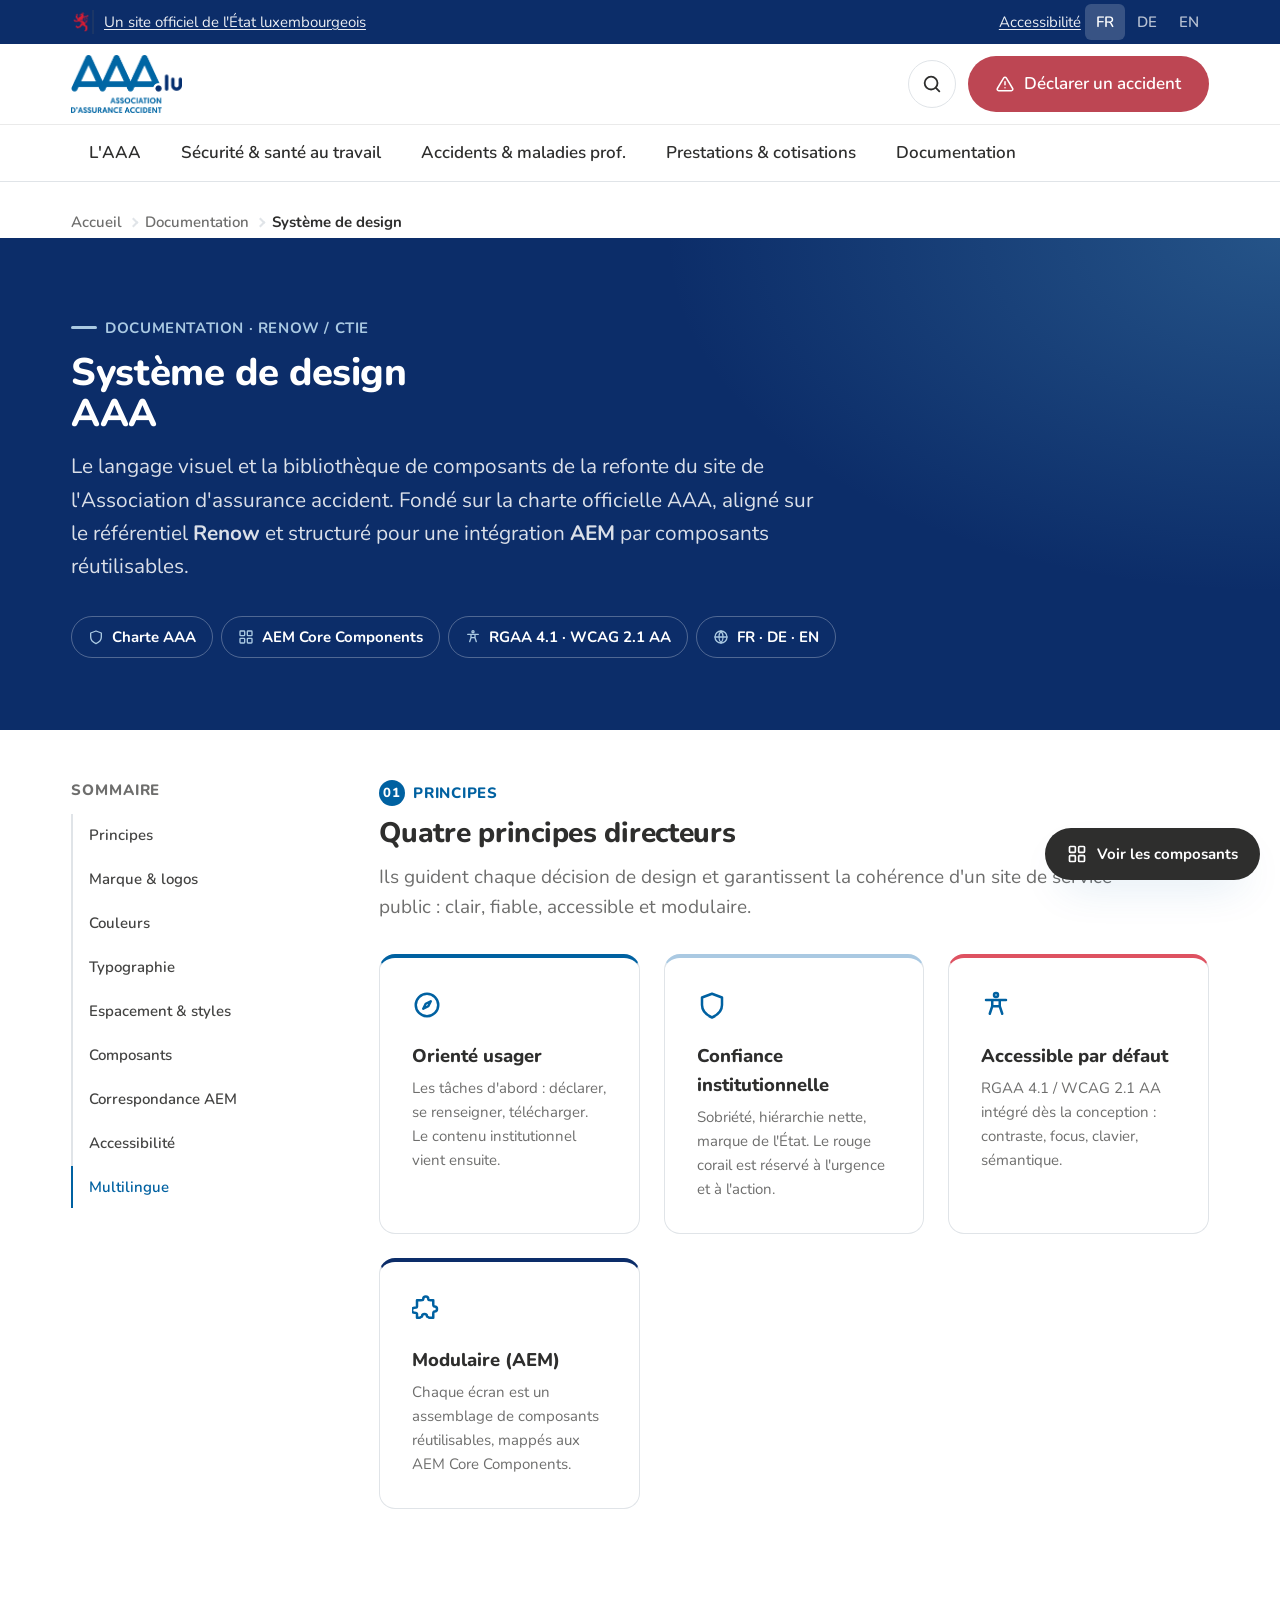
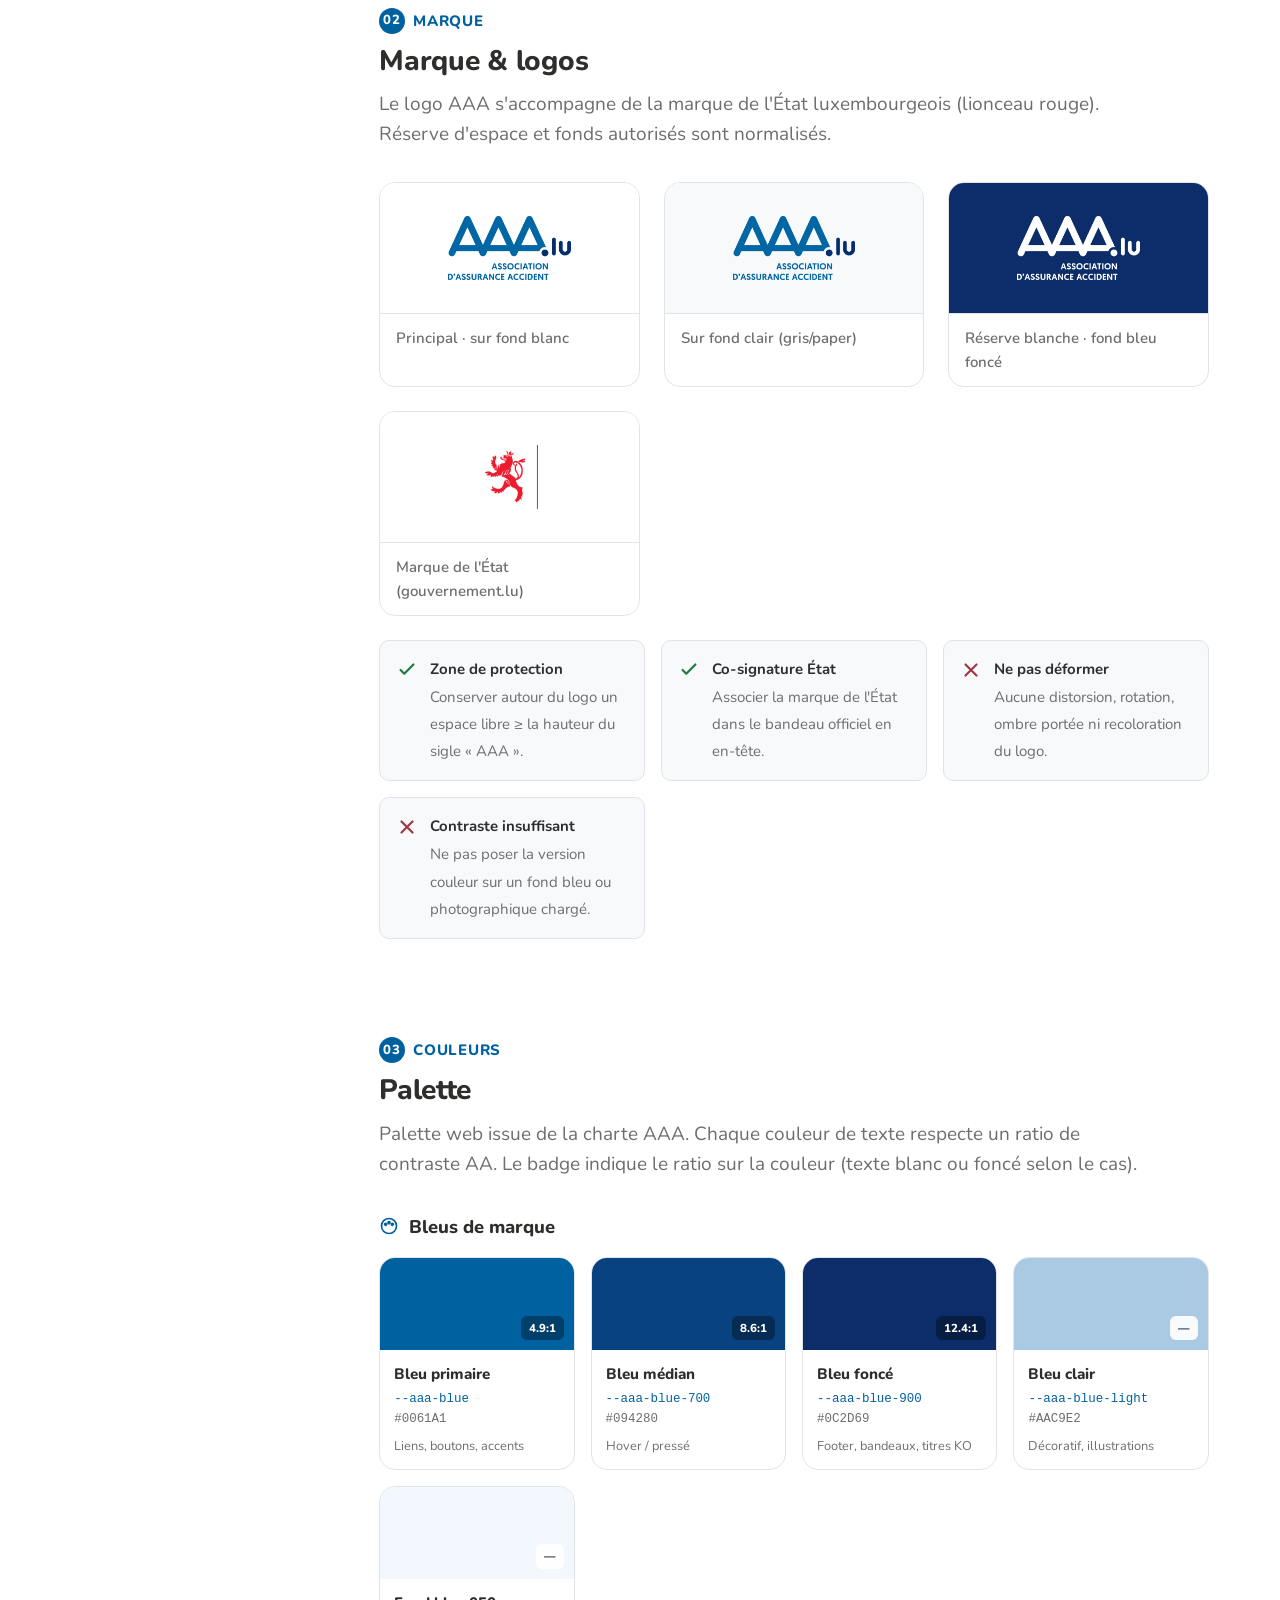
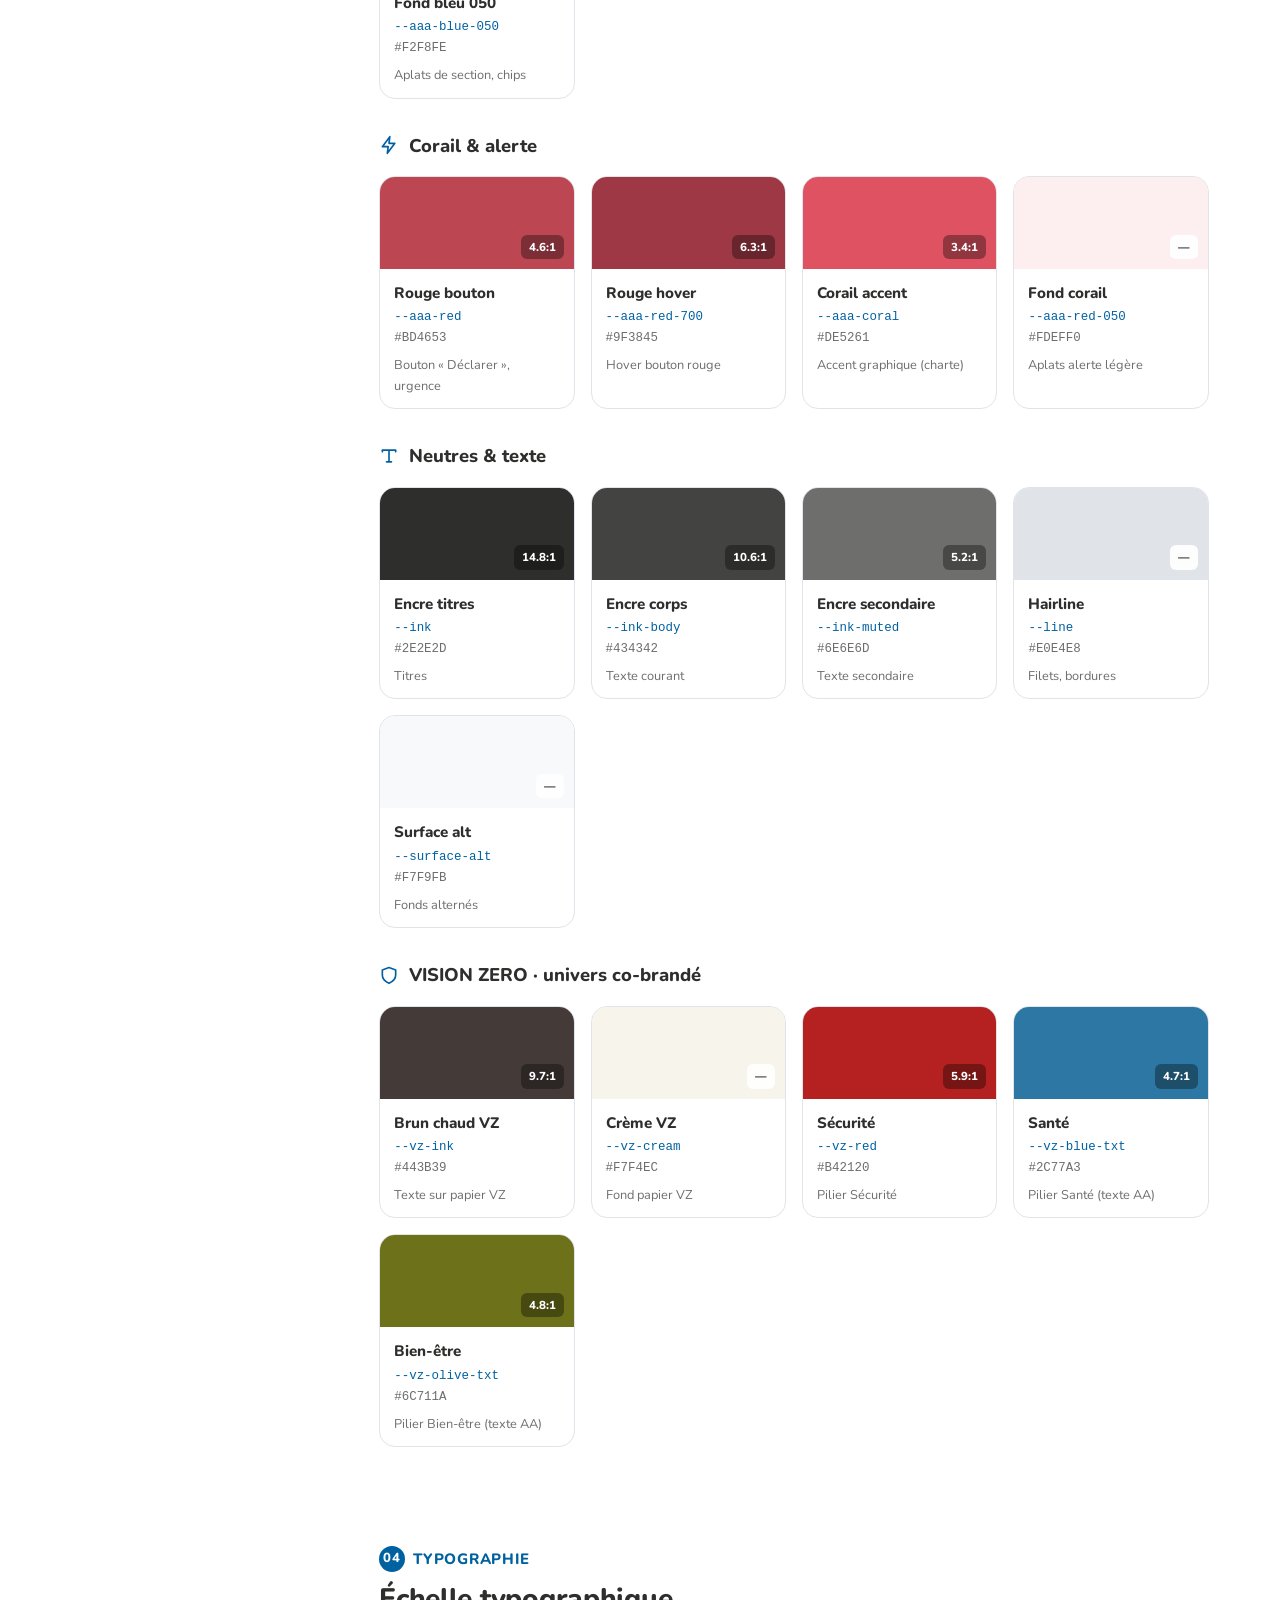
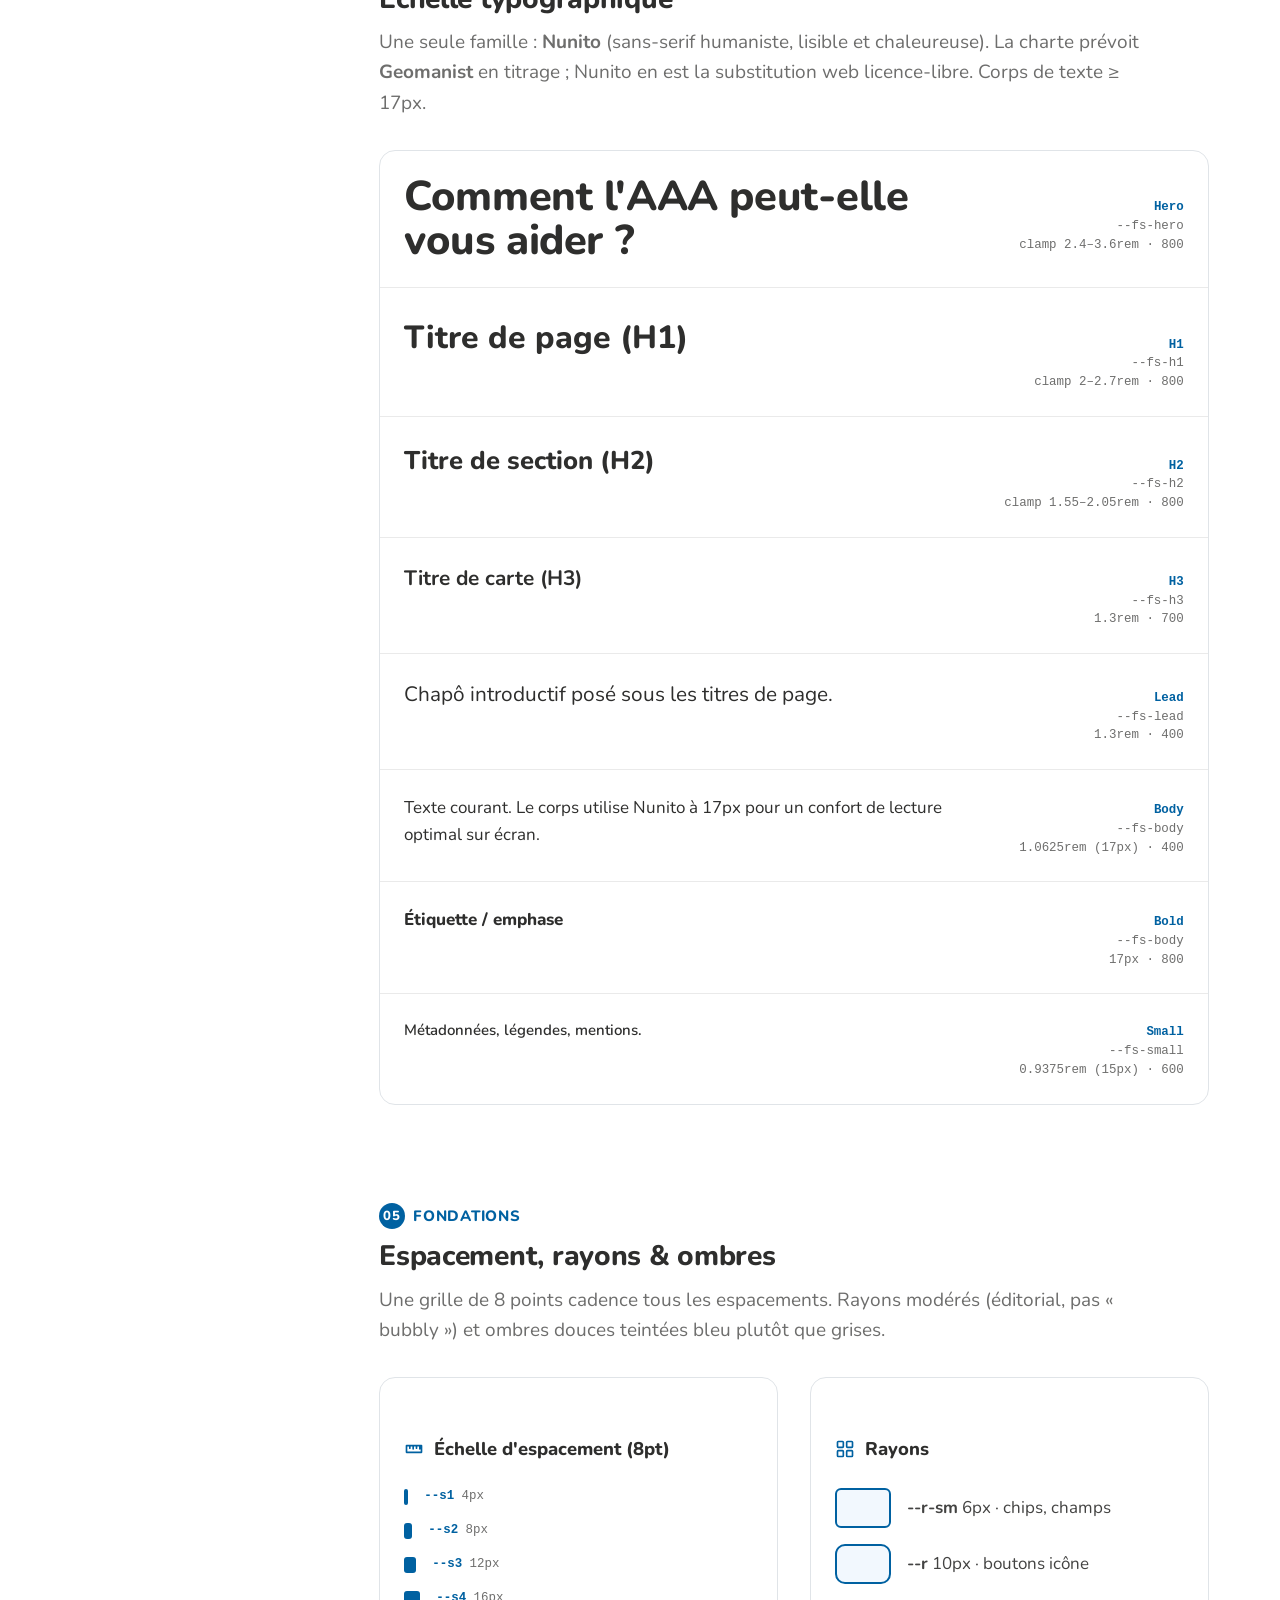
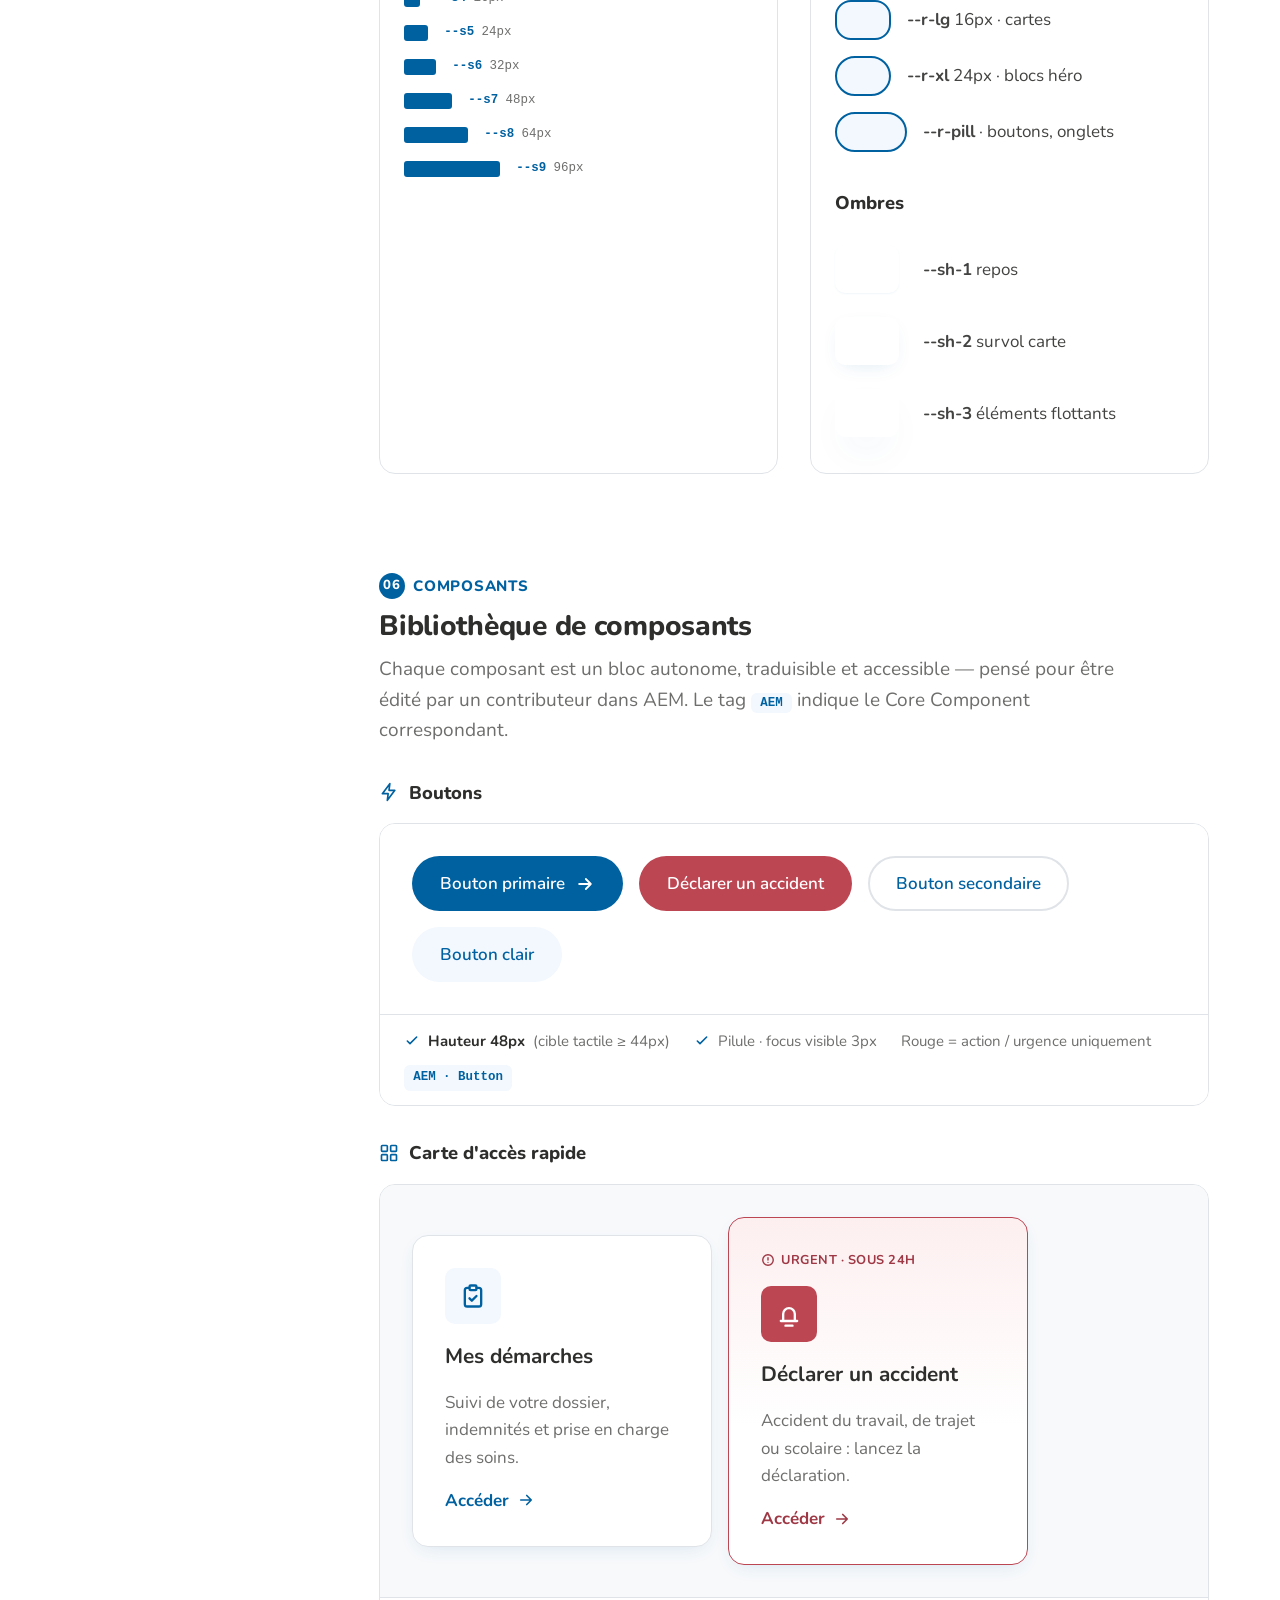
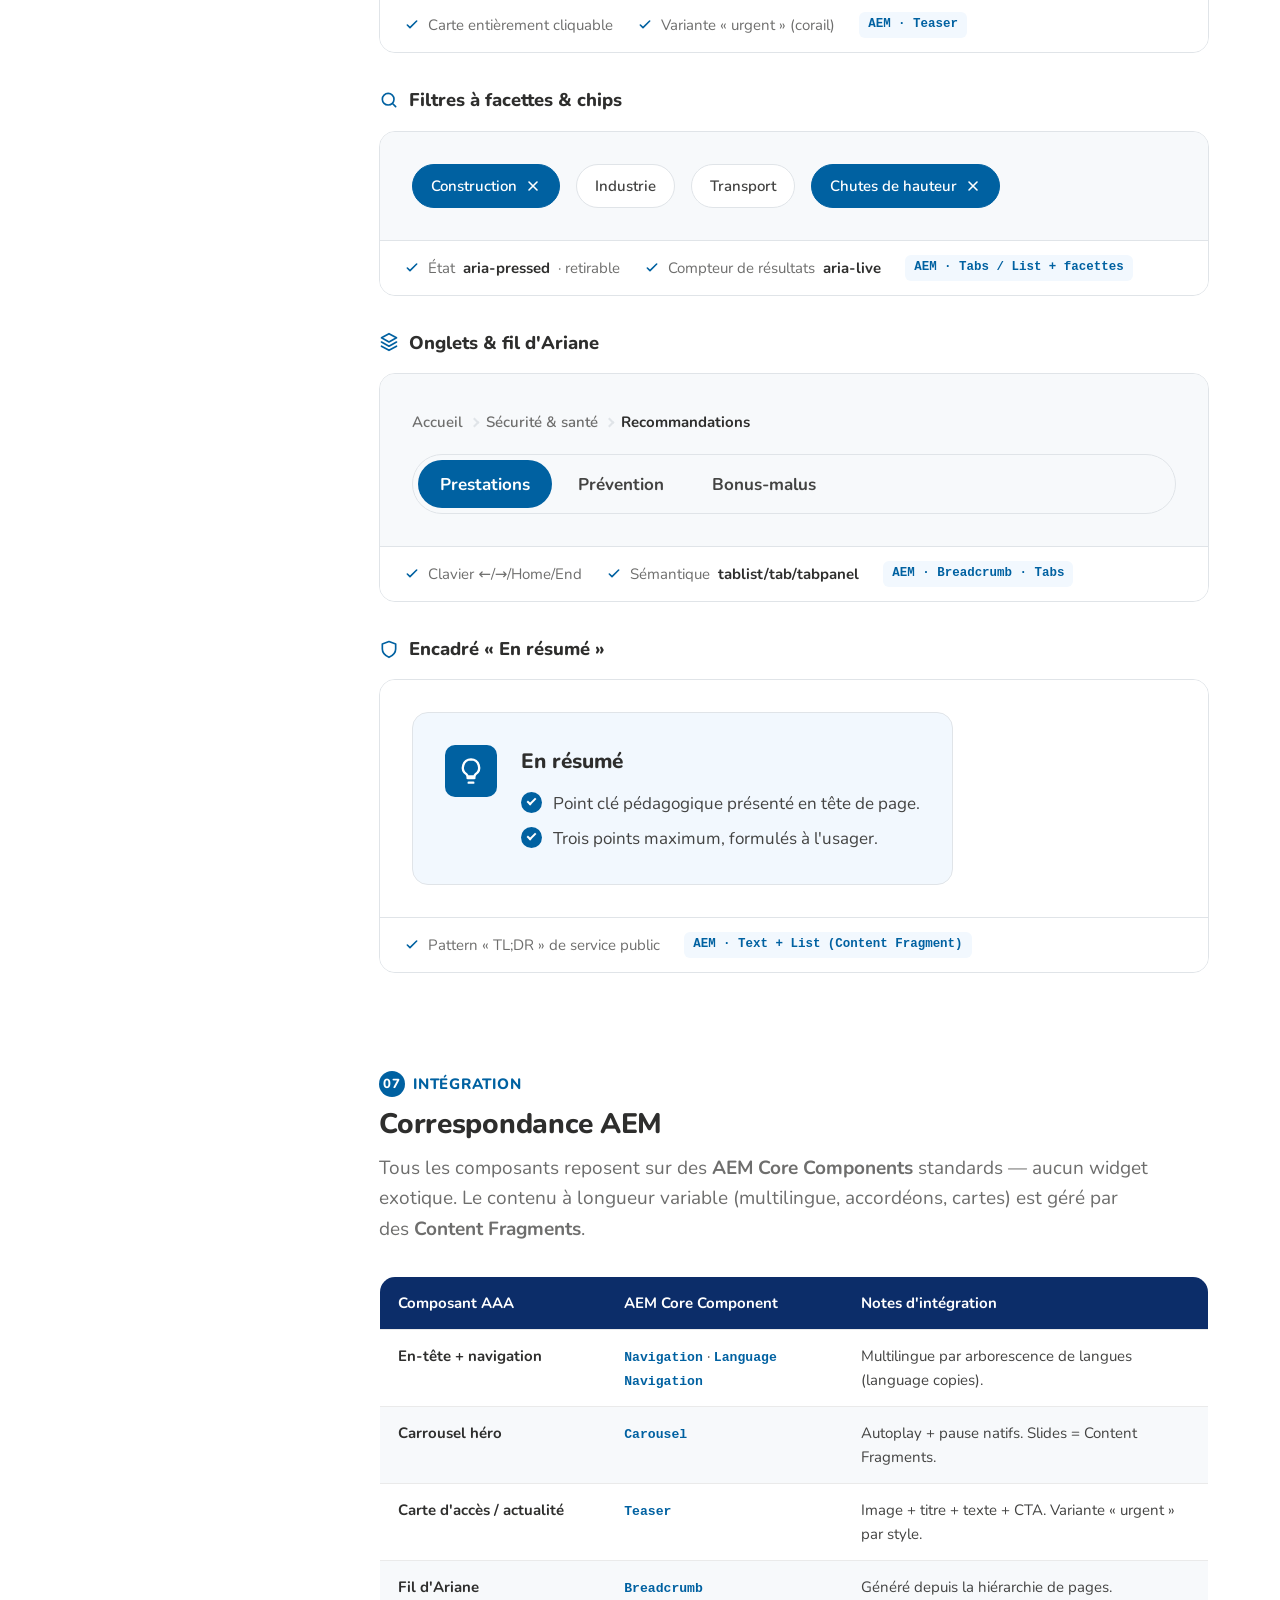
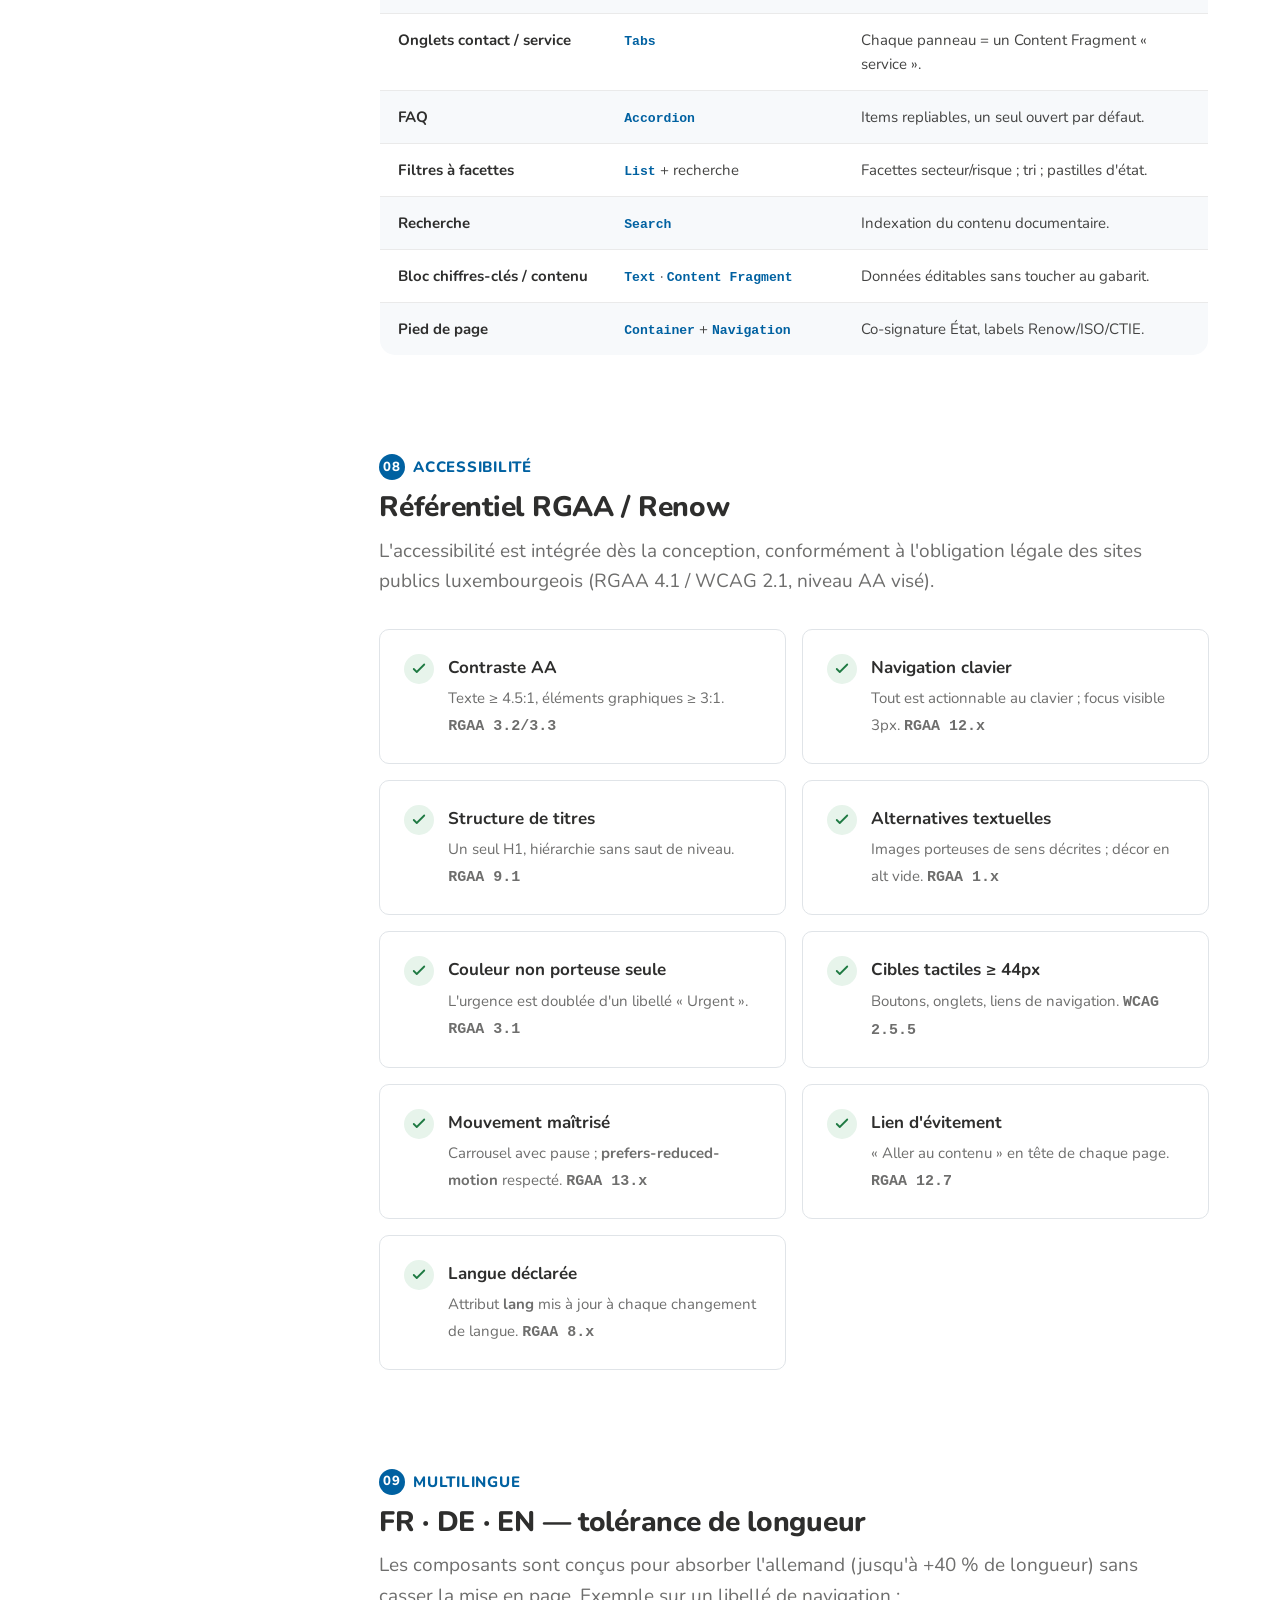
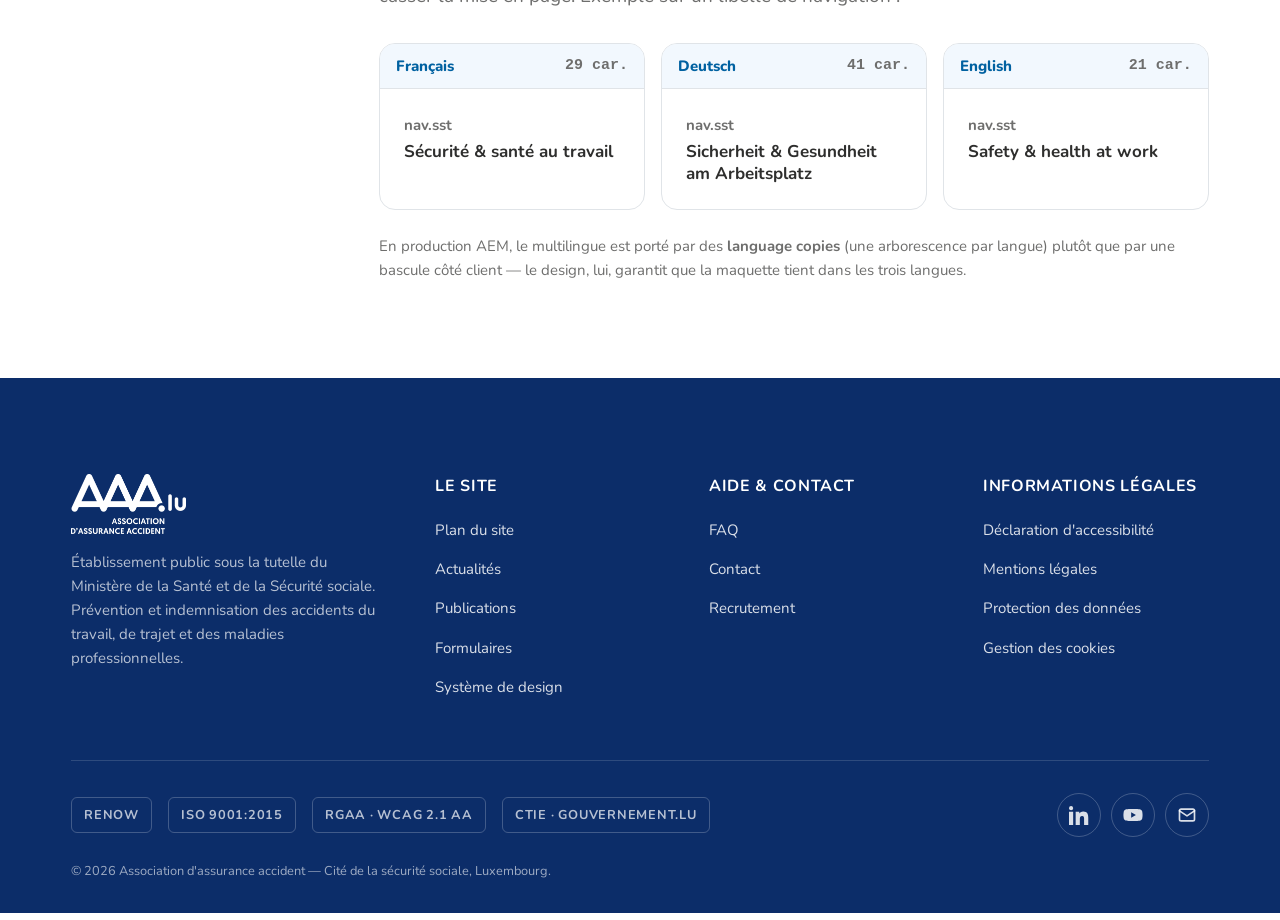
<file: Systeme de design.html>
<!DOCTYPE html>
<html lang="fr">
<head>
<meta charset="UTF-8">
<meta name="viewport" content="width=device-width, initial-scale=1.0">
<title>Système de design · AAA</title>
<meta name="description" content="Système de design de la refonte du site AAA : charte, composants et correspondance AEM, conforme RGAA / Renow.">
<link rel="stylesheet" href="aaa.css">
<style data-inlined="ds.css">
/* ============================================================
   AAA — Page « Système de design »
   Documentation de la charte + composants (logique AEM / Renow)
   Réutilise les tokens de aaa.css
   ============================================================ */

/* ---------- En-tête de page ---------- */
.ds-hero { background: var(--aaa-blue-900); color: #fff; position: relative; overflow: hidden; }
.ds-hero::before { content: ""; position: absolute; inset: 0; background: radial-gradient(80% 120% at 100% 0%, rgba(83,155,193,0.35), transparent 60%); pointer-events: none; }
.ds-hero .wrap { position: relative; padding-block: clamp(40px, 6vw, 72px); }
.ds-hero .eyebrow { color: var(--aaa-blue-light); }
.ds-hero .eyebrow::before { background: var(--aaa-blue-light); }
.ds-hero h1 { font-size: var(--fs-h1); font-weight: 800; line-height: 1.08; letter-spacing: -0.01em; margin-top: var(--s3); max-width: 18ch; }
.ds-hero p { font-size: var(--fs-lead); color: rgba(255,255,255,0.85); margin-top: var(--s4); max-width: 62ch; }
.ds-meta { display: flex; flex-wrap: wrap; gap: var(--s2); margin-top: var(--s6); }
.ds-meta .tagpill { display: inline-flex; align-items: center; gap: 8px; font-size: var(--fs-small); font-weight: 700; border: 1px solid rgba(255,255,255,0.28); border-radius: var(--r-pill); padding: 8px 16px; color: #fff; }
.ds-meta .tagpill .ico { width: 16px; height: 16px; color: var(--aaa-blue-light); }

/* ---------- Layout doc : sidebar + contenu ---------- */
.ds-shell { display: grid; grid-template-columns: 244px minmax(0, 1fr); gap: var(--s8); align-items: start; padding-block: var(--s7) var(--s9); }
.ds-nav { position: sticky; top: 96px; }
.ds-nav h2 { font-size: var(--fs-small); text-transform: uppercase; letter-spacing: 0.06em; color: var(--ink-muted); font-weight: 800; margin-bottom: var(--s3); }
.ds-nav ul { display: flex; flex-direction: column; gap: 2px; border-left: 2px solid var(--line); }
.ds-nav a { display: block; padding: 9px 16px; margin-left: -2px; border-left: 2px solid transparent; color: var(--ink-body); text-decoration: none; font-weight: 600; font-size: var(--fs-small); transition: color 140ms, border-color 140ms, background 140ms; }
.ds-nav a:hover { color: var(--aaa-blue); background: var(--aaa-blue-050); }
.ds-nav a.is-active { color: var(--aaa-blue); border-left-color: var(--aaa-blue); }

.ds-main { min-width: 0; display: flex; flex-direction: column; gap: var(--s9); }
.ds-section { scroll-margin-top: 92px; }
.ds-section > .ds-head { margin-bottom: var(--s6); }
.ds-head .kicker { display: inline-flex; align-items: center; gap: 8px; font-size: var(--fs-small); font-weight: 800; text-transform: uppercase; letter-spacing: 0.05em; color: var(--aaa-blue); }
.ds-head .kicker .num { width: 26px; height: 26px; border-radius: 50%; background: var(--aaa-blue); color: #fff; display: grid; place-items: center; font-size: 0.82rem; }
.ds-head h2 { font-size: var(--fs-h2); font-weight: 800; color: var(--ink); line-height: 1.12; margin-top: var(--s3); letter-spacing: -0.01em; }
.ds-head p { color: var(--ink-muted); font-size: var(--fs-body-lg); margin-top: var(--s3); max-width: 70ch; }
.ds-sub { font-size: 1.15rem; font-weight: 800; color: var(--ink); margin: var(--s6) 0 var(--s4); display: flex; align-items: center; gap: 10px; }
.ds-sub .ico { width: 20px; height: 20px; color: var(--aaa-blue); }

/* ---------- Logos ---------- */
.logo-grid { display: grid; grid-template-columns: repeat(auto-fit, minmax(220px, 1fr)); gap: var(--s5); }
.logo-cell { border: 1px solid var(--line); border-radius: var(--r-lg); overflow: hidden; }
.logo-stage { height: 130px; display: grid; place-items: center; padding: var(--s5); }
.logo-stage img { max-height: 64px; width: auto; }
.logo-stage.on-paper { background: var(--surface); }
.logo-stage.on-soft { background: var(--surface-alt); }
.logo-stage.on-navy { background: var(--aaa-blue-900); }
.logo-stage.on-coral { background: var(--aaa-red-050); }
.logo-cap { padding: 12px 16px; border-top: 1px solid var(--line); font-size: var(--fs-small); color: var(--ink-muted); font-weight: 600; }
.logo-rules { display: grid; grid-template-columns: repeat(auto-fit, minmax(240px, 1fr)); gap: var(--s4); margin-top: var(--s5); }
.logo-rule { display: flex; gap: 12px; align-items: flex-start; background: var(--surface-alt); border: 1px solid var(--line); border-radius: var(--r); padding: var(--s4); }
.logo-rule .ico { width: 22px; height: 22px; flex-shrink: 0; margin-top: 2px; }
.logo-rule.do .ico { color: #1F7A43; }
.logo-rule.dont .ico { color: var(--aaa-red-700); }
.logo-rule strong { display: block; color: var(--ink); font-size: var(--fs-small); margin-bottom: 2px; }
.logo-rule span { font-size: var(--fs-small); color: var(--ink-muted); }

/* ---------- Couleurs ---------- */
.swatch-grid { display: grid; grid-template-columns: repeat(auto-fill, minmax(190px, 1fr)); gap: var(--s4); }
.swatch { border: 1px solid var(--line); border-radius: var(--r-lg); overflow: hidden; background: #fff; }
.swatch-chip { height: 92px; display: flex; align-items: flex-end; justify-content: flex-end; padding: 10px; }
.swatch-chip .ratio { font-size: 0.72rem; font-weight: 800; padding: 3px 8px; border-radius: var(--r-sm); background: rgba(255,255,255,0.92); color: var(--ink); }
.swatch-chip .ratio.ko { background: rgba(0,0,0,0.35); color: #fff; }
.swatch-body { padding: 12px 14px; }
.swatch-name { font-weight: 800; color: var(--ink); font-size: 0.95rem; }
.swatch-token { font-family: ui-monospace, "SFMono-Regular", Menlo, Consolas, monospace; font-size: 0.78rem; color: var(--aaa-blue); margin-top: 3px; }
.swatch-hex { font-family: ui-monospace, "SFMono-Regular", Menlo, Consolas, monospace; font-size: 0.78rem; color: var(--ink-muted); text-transform: uppercase; margin-top: 1px; }
.swatch-use { font-size: 0.8rem; color: var(--ink-muted); margin-top: 6px; }

/* ---------- Typographie ---------- */
.type-spec { border: 1px solid var(--line); border-radius: var(--r-lg); overflow: hidden; }
.type-row { display: grid; grid-template-columns: 1fr 180px; gap: var(--s4); align-items: baseline; padding: var(--s5); border-top: 1px solid var(--line-soft); }
.type-row:first-child { border-top: 0; }
.type-row .sample { color: var(--ink); min-width: 0; }
.type-row .meta { font-family: ui-monospace, Menlo, monospace; font-size: 0.78rem; color: var(--ink-muted); text-align: right; line-height: 1.5; }
.type-row .meta b { color: var(--aaa-blue); font-weight: 700; display: block; }
.s-hero { font-size: 2.6rem; font-weight: 800; letter-spacing: -0.01em; line-height: 1.05; }
.s-h1 { font-size: 2rem; font-weight: 800; }
.s-h2 { font-size: 1.6rem; font-weight: 800; }
.s-h3 { font-size: 1.3rem; font-weight: 700; }
.s-lead { font-size: 1.3rem; font-weight: 400; color: var(--ink-muted); }
.s-body { font-size: 1.0625rem; font-weight: 400; }
.s-bold { font-size: 1.0625rem; font-weight: 800; }
.s-small { font-size: 0.9375rem; font-weight: 600; color: var(--ink-muted); }
.type-note { margin-top: var(--s4); }

/* ---------- Specs : espacement / rayons / ombres ---------- */
.spec-cols { display: grid; grid-template-columns: repeat(auto-fit, minmax(280px, 1fr)); gap: var(--s6); }
.spec-card { border: 1px solid var(--line); border-radius: var(--r-lg); padding: var(--s5); }
.scale-row { display: flex; align-items: center; gap: var(--s4); padding: 7px 0; }
.scale-row .bar { height: 16px; background: var(--aaa-blue); border-radius: 3px; }
.scale-row .lbl { font-family: ui-monospace, Menlo, monospace; font-size: 0.78rem; color: var(--ink-muted); white-space: nowrap; }
.scale-row .lbl b { color: var(--aaa-blue); }
.radius-row { display: flex; align-items: center; gap: var(--s4); padding: 8px 0; }
.radius-demo { width: 56px; height: 40px; background: var(--aaa-blue-050); border: 2px solid var(--aaa-blue); flex-shrink: 0; }
.shadow-row { display: flex; align-items: center; gap: var(--s5); padding: 12px 0; }
.shadow-demo { width: 64px; height: 48px; background: #fff; border-radius: var(--r); flex-shrink: 0; }

/* ---------- Aperçu de composants ---------- */
.cmp-block { border: 1px solid var(--line); border-radius: var(--r-lg); overflow: hidden; margin-top: var(--s4); }
.cmp-stage { padding: var(--s6); background: var(--surface-alt); display: flex; flex-wrap: wrap; gap: var(--s4); align-items: center; }
.cmp-stage.col { flex-direction: column; align-items: stretch; }
.cmp-stage.on-paper { background: var(--surface); }
.cmp-foot { display: flex; flex-wrap: wrap; gap: var(--s3) var(--s5); padding: 14px var(--s5); border-top: 1px solid var(--line); background: #fff; font-size: var(--fs-small); }
.cmp-foot .ff { display: flex; align-items: center; gap: 8px; color: var(--ink-muted); }
.cmp-foot .ff b { color: var(--ink); font-weight: 700; }
.cmp-foot .ff .ico { width: 16px; height: 16px; color: var(--aaa-blue); }
.cmp-aem { font-family: ui-monospace, Menlo, monospace; font-size: 0.78rem; color: var(--aaa-blue); background: var(--aaa-blue-050); padding: 3px 9px; border-radius: var(--r-sm); font-weight: 700; }

/* ---------- Tableau correspondance AEM ---------- */
.aem-table { width: 100%; border-collapse: collapse; border: 1px solid var(--line); border-radius: var(--r-lg); overflow: hidden; }
.aem-table th, .aem-table td { text-align: left; padding: 14px 18px; border-bottom: 1px solid var(--line-soft); vertical-align: top; font-size: var(--fs-small); }
.aem-table thead th { background: var(--aaa-blue-900); color: #fff; font-weight: 700; }
.aem-table tbody tr:last-child td { border-bottom: 0; }
.aem-table tbody tr:nth-child(even) { background: var(--surface-alt); }
.aem-table td:first-child { font-weight: 700; color: var(--ink); white-space: nowrap; }
.aem-table code { font-family: ui-monospace, Menlo, monospace; font-size: 0.82rem; color: var(--aaa-blue); font-weight: 600; }

/* ---------- Check-list accessibilité ---------- */
.a11y-grid { display: grid; grid-template-columns: repeat(auto-fit, minmax(280px, 1fr)); gap: var(--s4); }
.a11y-item { display: flex; gap: 14px; background: var(--surface); border: 1px solid var(--line); border-radius: var(--r); padding: var(--s5); }
.a11y-item .tick { width: 30px; height: 30px; border-radius: 50%; background: #E7F4EB; color: #1F7A43; display: grid; place-items: center; flex-shrink: 0; }
.a11y-item .tick .ico { width: 18px; height: 18px; }
.a11y-item strong { display: block; color: var(--ink); font-size: var(--fs-body); margin-bottom: 3px; }
.a11y-item span { font-size: var(--fs-small); color: var(--ink-muted); }
.a11y-ref { font-family: ui-monospace, Menlo, monospace; font-size: 0.72rem; color: var(--aaa-blue); font-weight: 700; }

/* ---------- Multilingue ---------- */
.lang-demo { display: grid; grid-template-columns: repeat(3, 1fr); gap: var(--s4); }
.lang-card { border: 1px solid var(--line); border-radius: var(--r-lg); overflow: hidden; }
.lang-card .lc-head { padding: 10px 16px; background: var(--aaa-blue-050); border-bottom: 1px solid var(--line); font-weight: 800; color: var(--aaa-blue); font-size: var(--fs-small); display: flex; align-items: center; justify-content: space-between; }
.lang-card .lc-head .len { font-family: ui-monospace, Menlo, monospace; font-weight: 600; color: var(--ink-muted); }
.lang-card .lc-body { padding: var(--s5); }
.lang-card .lc-body .lbl { font-size: var(--fs-small); color: var(--ink-muted); font-weight: 700; }
.lang-card .lc-body .val { font-weight: 700; color: var(--ink); margin-top: 4px; line-height: 1.3; }

/* ---------- Principes ---------- */
.principles { display: grid; grid-template-columns: repeat(auto-fit, minmax(240px, 1fr)); gap: var(--s5); }
.principle { background: var(--surface); border: 1px solid var(--line); border-radius: var(--r-lg); padding: var(--s6); border-top: 4px solid var(--aaa-blue); }
.principle:nth-child(2) { border-top-color: var(--aaa-blue-light); }
.principle:nth-child(3) { border-top-color: var(--aaa-coral); }
.principle:nth-child(4) { border-top-color: var(--aaa-blue-900); }
.principle .ico { width: 30px; height: 30px; color: var(--aaa-blue); margin-bottom: var(--s3); }
.principle h3 { font-size: 1.15rem; font-weight: 800; color: var(--ink); margin-bottom: 6px; }
.principle p { font-size: var(--fs-small); color: var(--ink-muted); }

/* ---------- Responsive ---------- */
@media (max-width: 900px) {
  .ds-shell { grid-template-columns: 1fr; gap: var(--s6); }
  .ds-nav { position: static; border: 1px solid var(--line); border-radius: var(--r-lg); padding: var(--s5); }
  .ds-nav ul { border-left: 0; flex-direction: row; flex-wrap: wrap; gap: 6px; }
  .ds-nav a { border: 1px solid var(--line); border-radius: var(--r-pill); margin-left: 0; padding: 7px 14px; }
  .ds-nav a.is-active { border-color: var(--aaa-blue); }
  .lang-demo { grid-template-columns: 1fr; }
  .type-row { grid-template-columns: 1fr; gap: 10px; }
  .type-row .meta { text-align: left; }
}

</style>
</head>
<body>

<a class="skip-link" href="#main" data-i18n="util.a11y">Accessibilité</a>

<!-- ============ UTILITY BAR · composant « bandeau État » ============ -->
<div class="utility" data-component="Bandeau État · langue">
  <div class="wrap">
    <a class="gov" href="#0">
      <img class="gov-emblem" src="assets/lion-lu.png" alt="" aria-hidden="true" width="188" height="198">
      <span data-i18n="util.official">Un site officiel de l'État luxembourgeois</span>
    </a>
    <div class="utility-right">
      <a class="a11y-link" href="#0">
        <svg class="ico" viewBox="0 0 24 24" fill="none" stroke="currentColor" stroke-width="1.8" aria-hidden="true"><circle cx="12" cy="4" r="1.6" fill="currentColor" stroke="none"/><path d="M4 8h16M9 8v5l-2 6M15 8v5l2 6M9 13h6" stroke-linecap="round" stroke-linejoin="round"/></svg>
        <span data-i18n="util.a11y">Accessibilité</span>
      </a>
      <nav class="lang" aria-label="Langue / Sprache / Language">
        <button type="button" data-lang="fr" aria-pressed="true">FR</button>
        <button type="button" data-lang="de" aria-pressed="false">DE</button>
        <button type="button" data-lang="en" aria-pressed="false">EN</button>
      </nav>
    </div>
  </div>
</div>

<!-- ============ HEADER · composant « en-tête + navigation » ============ -->
<header class="header" data-component="En-tête + navigation principale">
  <div class="header-bar">
    <div class="wrap">
      <a class="brand" href="Accueil.html" aria-label="AAA — Association d'assurance accident, accueil">
        <span class="aaa-mark">
          <img class="aaa-logo-img" src="assets/logo.png" alt="AAA — Association d'assurance accident" width="229" height="120">
        </span>
      </a>

      <div class="header-actions">
        <button class="icon-btn" type="button" data-i18n-aria="header.searchAria" aria-label="Rechercher sur le site">
          <svg class="ico" viewBox="0 0 24 24" fill="none" stroke="currentColor" stroke-width="2" stroke-linecap="round" aria-hidden="true"><circle cx="11" cy="11" r="7"/><path d="m20 20-3.5-3.5"/></svg>
        </button>
        <a class="btn btn--red btn-declare" href="Accident du travail et de trajet.html">
          <svg class="ico" viewBox="0 0 24 24" fill="none" stroke="currentColor" stroke-width="2" stroke-linecap="round" stroke-linejoin="round" aria-hidden="true"><path d="M12 9v4M12 17h.01M10.3 3.9 1.8 18a2 2 0 0 0 1.7 3h17a2 2 0 0 0 1.7-3L13.7 3.9a2 2 0 0 0-3.4 0Z"/></svg>
          <span class="label" data-i18n="header.declare">Déclarer un accident</span>
        </a>
        <button class="icon-btn burger" type="button" aria-expanded="false" data-i18n-aria="header.menu" aria-label="Menu">
          <svg class="ico" viewBox="0 0 24 24" fill="none" stroke="currentColor" stroke-width="2" stroke-linecap="round" aria-hidden="true"><path d="M4 6h16M4 12h16M4 18h16"/></svg>
        </button>
      </div>
    </div>
  </div>

  <nav class="mainnav" aria-label="Navigation principale">
    <div class="wrap">
      <ul>
        <li class="has-sub">
          <a href="#0" data-i18n="nav.aaa" aria-haspopup="true" aria-expanded="false">L'AAA<svg class="nav-chev" viewBox="0 0 24 24" fill="none" stroke="currentColor" stroke-width="2.2" stroke-linecap="round" stroke-linejoin="round" aria-hidden="true"><path d="m6 9 6 6 6-6"/></svg></a>
          <div class="subnav"><ul>
            <li><a href="#0" data-i18n="sm.aaa.vision">Vision</a></li>
            <li><a href="#0" data-i18n="sm.aaa.mission">Mission</a></li>
            <li><a href="#0" data-i18n="sm.aaa.orga">Organisation</a></li>
            <li><a href="#0" data-i18n="sm.aaa.rapport">Rapport annuel & statistiques</a></li>
            <li><a href="#0" data-i18n="sm.aaa.iso">Démarche qualité</a></li>
          </ul></div>
        </li>
        <li class="has-sub">
          <a href="#0" data-i18n="nav.sst" aria-haspopup="true" aria-expanded="false">Sécurité &amp; santé au travail<svg class="nav-chev" viewBox="0 0 24 24" fill="none" stroke="currentColor" stroke-width="2.2" stroke-linecap="round" stroke-linejoin="round" aria-hidden="true"><path d="m6 9 6 6 6-6"/></svg></a>
          <div class="subnav"><ul>
            <li><a href="#0" data-i18n="sm.sst.conseil">Conseil SST</a></li>
            <li><a href="Recommandation de prevention.html" data-i18n="sm.sst.reco">Recommandations de prévention</a></li>
            <li><a href="#0" data-i18n="sm.sst.formations">Formations</a></li>
            <li><a href="#0" data-i18n="sm.sst.regl">Réglementation</a></li>
            <li><a href="#0" data-i18n="sm.sst.label">Label « Sécher a Gesond »</a></li>
            <li><a href="#0" data-i18n="sm.sst.vz">VISION ZERO</a></li>
          </ul></div>
        </li>
        <li class="has-sub">
          <a href="#0" data-i18n="nav.accidents" aria-haspopup="true" aria-expanded="false">Accidents &amp; maladies prof.<svg class="nav-chev" viewBox="0 0 24 24" fill="none" stroke="currentColor" stroke-width="2.2" stroke-linecap="round" stroke-linejoin="round" aria-hidden="true"><path d="m6 9 6 6 6-6"/></svg></a>
          <div class="subnav"><ul>
            <li><a href="Accident du travail et de trajet.html" data-i18n="sm.acc.travail">Accident du travail / de trajet</a></li>
            <li><a href="#0" data-i18n="sm.acc.scolaire">Accident scolaire / périscolaire</a></li>
            <li><a href="#0" data-i18n="sm.acc.maladies">Maladies professionnelles</a></li>
          </ul></div>
        </li>
        <li class="has-sub">
          <a href="#0" data-i18n="nav.prestations" aria-haspopup="true" aria-expanded="false">Prestations &amp; cotisations<svg class="nav-chev" viewBox="0 0 24 24" fill="none" stroke="currentColor" stroke-width="2.2" stroke-linecap="round" stroke-linejoin="round" aria-hidden="true"><path d="m6 9 6 6 6-6"/></svg></a>
          <div class="subnav"><ul>
            <li><a href="#0" data-i18n="sm.pre.assurees">Personnes assurées</a></li>
            <li><a href="#0" data-i18n="sm.pre.indemn">Indemnisations</a></li>
            <li><a href="#0" data-i18n="sm.pre.cotis">Cotisations</a></li>
            <li><a href="#0" data-i18n="sm.pre.videos">Vidéos explicatives</a></li>
          </ul></div>
        </li>
        <li class="has-sub">
          <a href="#0" data-i18n="nav.doc" aria-haspopup="true" aria-expanded="false">Documentation<svg class="nav-chev" viewBox="0 0 24 24" fill="none" stroke="currentColor" stroke-width="2.2" stroke-linecap="round" stroke-linejoin="round" aria-hidden="true"><path d="m6 9 6 6 6-6"/></svg></a>
          <div class="subnav"><ul>
            <li><a href="#0" data-i18n="sm.doc.formulaires">Formulaires</a></li>
            <li><a href="#0" data-i18n="sm.doc.publications">Publications</a></li>
            <li><a href="#0" data-i18n="sm.doc.legis">Législations / Jurisprudence</a></li>
          </ul></div>
        </li>
      </ul>
    </div>
  </nav>
</header>

<!-- mobile nav drawer -->
<div class="mobile-nav" role="dialog" aria-modal="true" aria-label="Menu">
  <div class="panel">
    <div class="mn-head">
      <img class="aaa-logo-img" src="assets/logo.png" alt="AAA" width="229" height="120" style="height:44px;">
      <button class="icon-btn" type="button" data-close data-i18n-aria="header.close" aria-label="Fermer">
        <svg class="ico" viewBox="0 0 24 24" fill="none" stroke="currentColor" stroke-width="2" stroke-linecap="round" aria-hidden="true"><path d="M6 6l12 12M18 6 6 18"/></svg>
      </button>
    </div>
    <a class="mn-top" href="#0" data-i18n="nav.aaa">L'AAA</a>
    <a class="mn-sub" href="#0" data-i18n="sm.aaa.vision">Vision</a>
    <a class="mn-sub" href="#0" data-i18n="sm.aaa.mission">Mission</a>
    <a class="mn-sub" href="#0" data-i18n="sm.aaa.orga">Organisation</a>
    <a class="mn-sub" href="#0" data-i18n="sm.aaa.rapport">Rapport annuel & statistiques</a>
    <a class="mn-sub" href="#0" data-i18n="sm.aaa.iso">Démarche qualité</a>
    <a class="mn-top" href="#0" data-i18n="nav.sst">Sécurité &amp; santé au travail</a>
    <a class="mn-sub" href="#0" data-i18n="sm.sst.conseil">Conseil SST</a>
    <a class="mn-sub" href="Recommandation de prevention.html" data-i18n="sm.sst.reco">Recommandations de prévention</a>
    <a class="mn-sub" href="#0" data-i18n="sm.sst.formations">Formations</a>
    <a class="mn-sub" href="#0" data-i18n="sm.sst.regl">Réglementation</a>
    <a class="mn-sub" href="#0" data-i18n="sm.sst.label">Label « Sécher a Gesond »</a>
    <a class="mn-sub" href="#0" data-i18n="sm.sst.vz">VISION ZERO</a>
    <a class="mn-top" href="#0" data-i18n="nav.accidents">Accidents &amp; maladies prof.</a>
    <a class="mn-sub" href="Accident du travail et de trajet.html" data-i18n="sm.acc.travail">Accident du travail / de trajet</a>
    <a class="mn-sub" href="#0" data-i18n="sm.acc.scolaire">Accident scolaire / périscolaire</a>
    <a class="mn-sub" href="#0" data-i18n="sm.acc.maladies">Maladies professionnelles</a>
    <a class="mn-top" href="#0" data-i18n="nav.prestations">Prestations &amp; cotisations</a>
    <a class="mn-sub" href="#0" data-i18n="sm.pre.assurees">Personnes assurées</a>
    <a class="mn-sub" href="#0" data-i18n="sm.pre.indemn">Indemnisations</a>
    <a class="mn-sub" href="#0" data-i18n="sm.pre.cotis">Cotisations</a>
    <a class="mn-sub" href="#0" data-i18n="sm.pre.videos">Vidéos explicatives</a>
    <a class="mn-top" href="#0" data-i18n="nav.doc">Documentation</a>
    <a class="mn-sub" href="#0" data-i18n="sm.doc.formulaires">Formulaires</a>
    <a class="mn-sub" href="#0" data-i18n="sm.doc.publications">Publications</a>
    <a class="mn-sub" href="#0" data-i18n="sm.doc.legis">Législations / Jurisprudence</a>
  </div>
</div>

  <main id="main">
    <nav class="breadcrumb wrap" aria-label="Fil d'Ariane" data-component="Fil d'Ariane">
      <ol>
        <li><a href="Accueil.html">Accueil</a></li>
        <li><a href="#0">Documentation</a></li>
        <li aria-current="page">Système de design</li>
      </ol>
    </nav>

    <section class="ds-hero">
      <div class="wrap">
        <span class="eyebrow">Documentation · Renow / CTIE</span>
        <h1>Système de design AAA</h1>
        <p>Le langage visuel et la bibliothèque de composants de la refonte du site de l'Association d'assurance accident. Fondé sur la charte officielle AAA, aligné sur le référentiel <strong>Renow</strong> et structuré pour une intégration <strong>AEM</strong> par composants réutilisables.</p>
        <div class="ds-meta">
          <span class="tagpill"><svg class="ico" viewBox="0 0 24 24" fill="none" stroke="currentColor" stroke-width="2" stroke-linecap="round" stroke-linejoin="round" aria-hidden="true"><path d="M12 3 4 6v6c0 5 3.5 8 8 10 4.5-2 8-5 8-10V6l-8-3Z"/></svg>Charte AAA</span>
          <span class="tagpill"><svg class="ico" viewBox="0 0 24 24" fill="none" stroke="currentColor" stroke-width="2" stroke-linecap="round" stroke-linejoin="round" aria-hidden="true"><rect x="3" y="3" width="7" height="7" rx="1"/><rect x="14" y="3" width="7" height="7" rx="1"/><rect x="14" y="14" width="7" height="7" rx="1"/><rect x="3" y="14" width="7" height="7" rx="1"/></svg>AEM Core Components</span>
          <span class="tagpill"><svg class="ico" viewBox="0 0 24 24" fill="none" stroke="currentColor" stroke-width="2" stroke-linecap="round" stroke-linejoin="round" aria-hidden="true"><circle cx="12" cy="4" r="1.6"/><path d="M4 8h16M9 8v5l-2 6M15 8v5l2 6M9 13h6"/></svg>RGAA 4.1 · WCAG 2.1 AA</span>
          <span class="tagpill"><svg class="ico" viewBox="0 0 24 24" fill="none" stroke="currentColor" stroke-width="2" stroke-linecap="round" stroke-linejoin="round" aria-hidden="true"><circle cx="12" cy="12" r="9"/><path d="M3 12h18M12 3a15 15 0 0 1 0 18a15 15 0 0 1 0-18Z"/></svg>FR · DE · EN</span>
        </div>
      </div>
    </section>

    <div class="wrap ds-shell">
      <nav class="ds-nav" aria-label="Sommaire">
        <h2>Sommaire</h2>
        <ul>
          <li><a href="#principes" class="is-active">Principes</a></li>
          <li><a href="#marque">Marque &amp; logos</a></li>
          <li><a href="#couleurs">Couleurs</a></li>
          <li><a href="#typographie">Typographie</a></li>
          <li><a href="#fondations">Espacement &amp; styles</a></li>
          <li><a href="#composants">Composants</a></li>
          <li><a href="#aem">Correspondance AEM</a></li>
          <li><a href="#accessibilite">Accessibilité</a></li>
          <li><a href="#multilingue">Multilingue</a></li>
        </ul>
      </nav>

      <div class="ds-main">

        <section class="ds-section" id="principes">
          <div class="ds-head">
            <span class="kicker"><span class="num">01</span>Principes</span>
            <h2>Quatre principes directeurs</h2>
            <p>Ils guident chaque décision de design et garantissent la cohérence d'un site de service public : clair, fiable, accessible et modulaire.</p>
          </div>
          <div class="principles">
            <div class="principle"><svg class="ico" viewBox="0 0 24 24" fill="none" stroke="currentColor" stroke-width="2" stroke-linecap="round" stroke-linejoin="round" aria-hidden="true"><circle cx="12" cy="12" r="9"/><path d="m15 9-2 4-4 2 2-4 4-2Z"/></svg><h3>Orienté usager</h3><p>Les tâches d'abord : déclarer, se renseigner, télécharger. Le contenu institutionnel vient ensuite.</p></div>
            <div class="principle"><svg class="ico" viewBox="0 0 24 24" fill="none" stroke="currentColor" stroke-width="2" stroke-linecap="round" stroke-linejoin="round" aria-hidden="true"><path d="M12 3 4 6v6c0 5 3.5 8 8 10 4.5-2 8-5 8-10V6l-8-3Z"/></svg><h3>Confiance institutionnelle</h3><p>Sobriété, hiérarchie nette, marque de l'État. Le rouge corail est réservé à l'urgence et à l'action.</p></div>
            <div class="principle"><svg class="ico" viewBox="0 0 24 24" fill="none" stroke="currentColor" stroke-width="2" stroke-linecap="round" stroke-linejoin="round" aria-hidden="true"><circle cx="12" cy="4" r="1.6"/><path d="M4 8h16M9 8v5l-2 6M15 8v5l2 6M9 13h6"/></svg><h3>Accessible par défaut</h3><p>RGAA 4.1 / WCAG 2.1 AA intégré dès la conception : contraste, focus, clavier, sémantique.</p></div>
            <div class="principle"><svg class="ico" viewBox="0 0 24 24" fill="none" stroke="currentColor" stroke-width="2" stroke-linecap="round" stroke-linejoin="round" aria-hidden="true"><path d="M9 4a2 2 0 1 1 4 0c0 1 1 1 2 1h2v3c0 1 0 2 1 2a2 2 0 1 1 0 4c-1 0-1 1-1 2v3h-3c-1 0-1-1-2-1a2 2 0 1 0-4 0c-1 0-1 1-2 1H4v-3c0-1-1-1-2-1a2 2 0 1 1 0-4c1 0 2 0 2-1V5h3c1 0 2 0 2-1Z"/></svg><h3>Modulaire (AEM)</h3><p>Chaque écran est un assemblage de composants réutilisables, mappés aux AEM Core Components.</p></div>
          </div>
        </section>

        <section class="ds-section" id="marque">
          <div class="ds-head">
            <span class="kicker"><span class="num">02</span>Marque</span>
            <h2>Marque &amp; logos</h2>
            <p>Le logo AAA s'accompagne de la marque de l'État luxembourgeois (lionceau rouge). Réserve d'espace et fonds autorisés sont normalisés.</p>
          </div>
          <div class="logo-grid">
            <div class="logo-cell"><div class="logo-stage on-paper"><img src="assets/logo.png" alt="Logo AAA, version principale couleur"></div><div class="logo-cap">Principal · sur fond blanc</div></div>
            <div class="logo-cell"><div class="logo-stage on-soft"><img src="assets/logo.png" alt="Logo AAA sur fond clair"></div><div class="logo-cap">Sur fond clair (gris/paper)</div></div>
            <div class="logo-cell"><div class="logo-stage on-navy"><img src="assets/logo-white.png" alt="Logo AAA en réserve blanche"></div><div class="logo-cap">Réserve blanche · fond bleu foncé</div></div>
            <div class="logo-cell"><div class="logo-stage on-paper"><img src="assets/lion-lu.png" alt="Marque de l'État : lionceau rouge"></div><div class="logo-cap">Marque de l'État (gouvernement.lu)</div></div>
          </div>
          <div class="logo-rules">
            <div class="logo-rule do"><svg class="ico" viewBox="0 0 24 24" fill="none" stroke="currentColor" stroke-width="2.4" stroke-linecap="round" stroke-linejoin="round" aria-hidden="true"><path d="M5 12l4 4 10-10"/></svg><div><strong>Zone de protection</strong><span>Conserver autour du logo un espace libre ≥ la hauteur du sigle « AAA ».</span></div></div>
            <div class="logo-rule do"><svg class="ico" viewBox="0 0 24 24" fill="none" stroke="currentColor" stroke-width="2.4" stroke-linecap="round" stroke-linejoin="round" aria-hidden="true"><path d="M5 12l4 4 10-10"/></svg><div><strong>Co-signature État</strong><span>Associer la marque de l'État dans le bandeau officiel en en-tête.</span></div></div>
            <div class="logo-rule dont"><svg class="ico" viewBox="0 0 24 24" fill="none" stroke="currentColor" stroke-width="2.4" stroke-linecap="round" aria-hidden="true"><path d="M6 6l12 12M18 6 6 18"/></svg><div><strong>Ne pas déformer</strong><span>Aucune distorsion, rotation, ombre portée ni recoloration du logo.</span></div></div>
            <div class="logo-rule dont"><svg class="ico" viewBox="0 0 24 24" fill="none" stroke="currentColor" stroke-width="2.4" stroke-linecap="round" aria-hidden="true"><path d="M6 6l12 12M18 6 6 18"/></svg><div><strong>Contraste insuffisant</strong><span>Ne pas poser la version couleur sur un fond bleu ou photographique chargé.</span></div></div>
          </div>
        </section>

        <section class="ds-section" id="couleurs">
          <div class="ds-head">
            <span class="kicker"><span class="num">03</span>Couleurs</span>
            <h2>Palette</h2>
            <p>Palette web issue de la charte AAA. Chaque couleur de texte respecte un ratio de contraste AA. Le badge indique le ratio sur la couleur (texte blanc ou foncé selon le cas).</p>
          </div>
          <h3 class="ds-sub"><svg class="ico" viewBox="0 0 24 24" fill="none" stroke="currentColor" stroke-width="2" stroke-linecap="round" stroke-linejoin="round" aria-hidden="true"><circle cx="12" cy="12" r="9"/><circle cx="8" cy="10" r="1.2" fill="currentColor"/><circle cx="12" cy="8" r="1.2" fill="currentColor"/><circle cx="16" cy="10" r="1.2" fill="currentColor"/></svg> Bleus de marque</h3>
          <div class="swatch-grid">
            <div class="swatch">
    <div class="swatch-chip" style="background:#0061A1"><span class="ratio ko">4.9:1</span></div>
    <div class="swatch-body">
      <div class="swatch-name">Bleu primaire</div>
      <div class="swatch-token">--aaa-blue</div>
      <div class="swatch-hex">#0061A1</div>
      <div class="swatch-use">Liens, boutons, accents</div>
    </div>
  </div>
            <div class="swatch">
    <div class="swatch-chip" style="background:#094280"><span class="ratio ko">8.6:1</span></div>
    <div class="swatch-body">
      <div class="swatch-name">Bleu médian</div>
      <div class="swatch-token">--aaa-blue-700</div>
      <div class="swatch-hex">#094280</div>
      <div class="swatch-use">Hover / pressé</div>
    </div>
  </div>
            <div class="swatch">
    <div class="swatch-chip" style="background:#0C2D69"><span class="ratio ko">12.4:1</span></div>
    <div class="swatch-body">
      <div class="swatch-name">Bleu foncé</div>
      <div class="swatch-token">--aaa-blue-900</div>
      <div class="swatch-hex">#0C2D69</div>
      <div class="swatch-use">Footer, bandeaux, titres KO</div>
    </div>
  </div>
            <div class="swatch">
    <div class="swatch-chip" style="background:#AAC9E2"><span class="ratio">—</span></div>
    <div class="swatch-body">
      <div class="swatch-name">Bleu clair</div>
      <div class="swatch-token">--aaa-blue-light</div>
      <div class="swatch-hex">#AAC9E2</div>
      <div class="swatch-use">Décoratif, illustrations</div>
    </div>
  </div>
            <div class="swatch">
    <div class="swatch-chip" style="background:#F2F8FE"><span class="ratio">—</span></div>
    <div class="swatch-body">
      <div class="swatch-name">Fond bleu 050</div>
      <div class="swatch-token">--aaa-blue-050</div>
      <div class="swatch-hex">#F2F8FE</div>
      <div class="swatch-use">Aplats de section, chips</div>
    </div>
  </div>
          </div>
          <h3 class="ds-sub"><svg class="ico" viewBox="0 0 24 24" fill="none" stroke="currentColor" stroke-width="2" stroke-linecap="round" stroke-linejoin="round" aria-hidden="true"><path d="M13 2 4 14h7l-1 8 9-12h-7l1-8Z"/></svg> Corail &amp; alerte</h3>
          <div class="swatch-grid">
            <div class="swatch">
    <div class="swatch-chip" style="background:#BD4653"><span class="ratio ko">4.6:1</span></div>
    <div class="swatch-body">
      <div class="swatch-name">Rouge bouton</div>
      <div class="swatch-token">--aaa-red</div>
      <div class="swatch-hex">#BD4653</div>
      <div class="swatch-use">Bouton « Déclarer », urgence</div>
    </div>
  </div>
            <div class="swatch">
    <div class="swatch-chip" style="background:#9F3845"><span class="ratio ko">6.3:1</span></div>
    <div class="swatch-body">
      <div class="swatch-name">Rouge hover</div>
      <div class="swatch-token">--aaa-red-700</div>
      <div class="swatch-hex">#9F3845</div>
      <div class="swatch-use">Hover bouton rouge</div>
    </div>
  </div>
            <div class="swatch">
    <div class="swatch-chip" style="background:#DE5261"><span class="ratio ko">3.4:1</span></div>
    <div class="swatch-body">
      <div class="swatch-name">Corail accent</div>
      <div class="swatch-token">--aaa-coral</div>
      <div class="swatch-hex">#DE5261</div>
      <div class="swatch-use">Accent graphique (charte)</div>
    </div>
  </div>
            <div class="swatch">
    <div class="swatch-chip" style="background:#FDEFF0"><span class="ratio">—</span></div>
    <div class="swatch-body">
      <div class="swatch-name">Fond corail</div>
      <div class="swatch-token">--aaa-red-050</div>
      <div class="swatch-hex">#FDEFF0</div>
      <div class="swatch-use">Aplats alerte légère</div>
    </div>
  </div>
          </div>
          <h3 class="ds-sub"><svg class="ico" viewBox="0 0 24 24" fill="none" stroke="currentColor" stroke-width="2" stroke-linecap="round" stroke-linejoin="round" aria-hidden="true"><path d="M4 7V5h16v2M9 19h6M12 5v14"/></svg> Neutres &amp; texte</h3>
          <div class="swatch-grid">
            <div class="swatch">
    <div class="swatch-chip" style="background:#2E2E2D"><span class="ratio ko">14.8:1</span></div>
    <div class="swatch-body">
      <div class="swatch-name">Encre titres</div>
      <div class="swatch-token">--ink</div>
      <div class="swatch-hex">#2E2E2D</div>
      <div class="swatch-use">Titres</div>
    </div>
  </div>
            <div class="swatch">
    <div class="swatch-chip" style="background:#434342"><span class="ratio ko">10.6:1</span></div>
    <div class="swatch-body">
      <div class="swatch-name">Encre corps</div>
      <div class="swatch-token">--ink-body</div>
      <div class="swatch-hex">#434342</div>
      <div class="swatch-use">Texte courant</div>
    </div>
  </div>
            <div class="swatch">
    <div class="swatch-chip" style="background:#6E6E6D"><span class="ratio ko">5.2:1</span></div>
    <div class="swatch-body">
      <div class="swatch-name">Encre secondaire</div>
      <div class="swatch-token">--ink-muted</div>
      <div class="swatch-hex">#6E6E6D</div>
      <div class="swatch-use">Texte secondaire</div>
    </div>
  </div>
            <div class="swatch">
    <div class="swatch-chip" style="background:#E0E4E8"><span class="ratio">—</span></div>
    <div class="swatch-body">
      <div class="swatch-name">Hairline</div>
      <div class="swatch-token">--line</div>
      <div class="swatch-hex">#E0E4E8</div>
      <div class="swatch-use">Filets, bordures</div>
    </div>
  </div>
            <div class="swatch">
    <div class="swatch-chip" style="background:#F7F9FB"><span class="ratio">—</span></div>
    <div class="swatch-body">
      <div class="swatch-name">Surface alt</div>
      <div class="swatch-token">--surface-alt</div>
      <div class="swatch-hex">#F7F9FB</div>
      <div class="swatch-use">Fonds alternés</div>
    </div>
  </div>
          </div>
          <h3 class="ds-sub"><svg class="ico" viewBox="0 0 24 24" fill="none" stroke="currentColor" stroke-width="2" stroke-linecap="round" stroke-linejoin="round" aria-hidden="true"><path d="M12 3 4 6v6c0 5 3.5 8 8 10 4.5-2 8-5 8-10V6l-8-3Z"/></svg> VISION ZERO · univers co-brandé</h3>
          <div class="swatch-grid">
            <div class="swatch">
    <div class="swatch-chip" style="background:#443B39"><span class="ratio ko">9.7:1</span></div>
    <div class="swatch-body">
      <div class="swatch-name">Brun chaud VZ</div>
      <div class="swatch-token">--vz-ink</div>
      <div class="swatch-hex">#443B39</div>
      <div class="swatch-use">Texte sur papier VZ</div>
    </div>
  </div>
            <div class="swatch">
    <div class="swatch-chip" style="background:#F7F4EC"><span class="ratio">—</span></div>
    <div class="swatch-body">
      <div class="swatch-name">Crème VZ</div>
      <div class="swatch-token">--vz-cream</div>
      <div class="swatch-hex">#F7F4EC</div>
      <div class="swatch-use">Fond papier VZ</div>
    </div>
  </div>
            <div class="swatch">
    <div class="swatch-chip" style="background:#B42120"><span class="ratio ko">5.9:1</span></div>
    <div class="swatch-body">
      <div class="swatch-name">Sécurité</div>
      <div class="swatch-token">--vz-red</div>
      <div class="swatch-hex">#B42120</div>
      <div class="swatch-use">Pilier Sécurité</div>
    </div>
  </div>
            <div class="swatch">
    <div class="swatch-chip" style="background:#2C77A3"><span class="ratio ko">4.7:1</span></div>
    <div class="swatch-body">
      <div class="swatch-name">Santé</div>
      <div class="swatch-token">--vz-blue-txt</div>
      <div class="swatch-hex">#2C77A3</div>
      <div class="swatch-use">Pilier Santé (texte AA)</div>
    </div>
  </div>
            <div class="swatch">
    <div class="swatch-chip" style="background:#6C711A"><span class="ratio ko">4.8:1</span></div>
    <div class="swatch-body">
      <div class="swatch-name">Bien-être</div>
      <div class="swatch-token">--vz-olive-txt</div>
      <div class="swatch-hex">#6C711A</div>
      <div class="swatch-use">Pilier Bien-être (texte AA)</div>
    </div>
  </div>
          </div>
        </section>

        <section class="ds-section" id="typographie">
          <div class="ds-head">
            <span class="kicker"><span class="num">04</span>Typographie</span>
            <h2>Échelle typographique</h2>
            <p>Une seule famille : <strong>Nunito</strong> (sans-serif humaniste, lisible et chaleureuse). La charte prévoit <strong>Geomanist</strong> en titrage ; Nunito en est la substitution web licence-libre. Corps de texte ≥ 17px.</p>
          </div>
          <div class="type-spec">
            <div class="type-row"><div class="sample s-hero">Comment l'AAA peut-elle vous aider&nbsp;?</div><div class="meta"><b>Hero</b>--fs-hero<br>clamp 2.4–3.6rem · 800</div></div>
            <div class="type-row"><div class="sample s-h1">Titre de page (H1)</div><div class="meta"><b>H1</b>--fs-h1<br>clamp 2–2.7rem · 800</div></div>
            <div class="type-row"><div class="sample s-h2">Titre de section (H2)</div><div class="meta"><b>H2</b>--fs-h2<br>clamp 1.55–2.05rem · 800</div></div>
            <div class="type-row"><div class="sample s-h3">Titre de carte (H3)</div><div class="meta"><b>H3</b>--fs-h3<br>1.3rem · 700</div></div>
            <div class="type-row"><div class="sample s-lead">Chapô introductif posé sous les titres de page.</div><div class="meta"><b>Lead</b>--fs-lead<br>1.3rem · 400</div></div>
            <div class="type-row"><div class="sample s-body">Texte courant. Le corps utilise Nunito à 17px pour un confort de lecture optimal sur écran.</div><div class="meta"><b>Body</b>--fs-body<br>1.0625rem (17px) · 400</div></div>
            <div class="type-row"><div class="sample s-bold">Étiquette / emphase</div><div class="meta"><b>Bold</b>--fs-body<br>17px · 800</div></div>
            <div class="type-row"><div class="sample s-small">Métadonnées, légendes, mentions.</div><div class="meta"><b>Small</b>--fs-small<br>0.9375rem (15px) · 600</div></div>
          </div>
        </section>

        <section class="ds-section" id="fondations">
          <div class="ds-head">
            <span class="kicker"><span class="num">05</span>Fondations</span>
            <h2>Espacement, rayons &amp; ombres</h2>
            <p>Une grille de 8 points cadence tous les espacements. Rayons modérés (éditorial, pas « bubbly ») et ombres douces teintées bleu plutôt que grises.</p>
          </div>
          <div class="spec-cols">
            <div class="spec-card">
              <h3 class="ds-sub"><svg class="ico" viewBox="0 0 24 24" fill="none" stroke="currentColor" stroke-width="2" stroke-linecap="round" stroke-linejoin="round" aria-hidden="true"><path d="M3 8h18v8H3zM7 8v3M11 8v4M15 8v3M19 8v4"/></svg> Échelle d'espacement (8pt)</h3>
              <div class="scale-row"><span class="bar" style="width:4px"></span><span class="lbl"><b>--s1</b> 4px</span></div>
              <div class="scale-row"><span class="bar" style="width:8px"></span><span class="lbl"><b>--s2</b> 8px</span></div>
              <div class="scale-row"><span class="bar" style="width:12px"></span><span class="lbl"><b>--s3</b> 12px</span></div>
              <div class="scale-row"><span class="bar" style="width:16px"></span><span class="lbl"><b>--s4</b> 16px</span></div>
              <div class="scale-row"><span class="bar" style="width:24px"></span><span class="lbl"><b>--s5</b> 24px</span></div>
              <div class="scale-row"><span class="bar" style="width:32px"></span><span class="lbl"><b>--s6</b> 32px</span></div>
              <div class="scale-row"><span class="bar" style="width:48px"></span><span class="lbl"><b>--s7</b> 48px</span></div>
              <div class="scale-row"><span class="bar" style="width:64px"></span><span class="lbl"><b>--s8</b> 64px</span></div>
              <div class="scale-row"><span class="bar" style="width:96px"></span><span class="lbl"><b>--s9</b> 96px</span></div>
            </div>
            <div class="spec-card">
              <h3 class="ds-sub"><svg class="ico" viewBox="0 0 24 24" fill="none" stroke="currentColor" stroke-width="2" stroke-linecap="round" stroke-linejoin="round" aria-hidden="true"><rect x="3" y="3" width="7" height="7" rx="1"/><rect x="14" y="3" width="7" height="7" rx="1"/><rect x="14" y="14" width="7" height="7" rx="1"/><rect x="3" y="14" width="7" height="7" rx="1"/></svg> Rayons</h3>
              <div class="radius-row"><span class="radius-demo" style="border-radius:6px"></span><span class="lbl"><b>--r-sm</b> 6px · chips, champs</span></div>
              <div class="radius-row"><span class="radius-demo" style="border-radius:10px"></span><span class="lbl"><b>--r</b> 10px · boutons icône</span></div>
              <div class="radius-row"><span class="radius-demo" style="border-radius:16px"></span><span class="lbl"><b>--r-lg</b> 16px · cartes</span></div>
              <div class="radius-row"><span class="radius-demo" style="border-radius:24px"></span><span class="lbl"><b>--r-xl</b> 24px · blocs héro</span></div>
              <div class="radius-row"><span class="radius-demo" style="border-radius:999px;width:72px"></span><span class="lbl"><b>--r-pill</b> · boutons, onglets</span></div>
              <h3 class="ds-sub" style="margin-top:28px">Ombres</h3>
              <div class="shadow-row"><span class="shadow-demo" style="box-shadow:0 1px 2px rgba(0,97,161,0.06)"></span><span class="lbl"><b>--sh-1</b> repos</span></div>
              <div class="shadow-row"><span class="shadow-demo" style="box-shadow:0 6px 20px -8px rgba(0,97,161,0.16)"></span><span class="lbl"><b>--sh-2</b> survol carte</span></div>
              <div class="shadow-row"><span class="shadow-demo" style="box-shadow:0 18px 44px -18px rgba(0,97,161,0.24)"></span><span class="lbl"><b>--sh-3</b> éléments flottants</span></div>
            </div>
          </div>
        </section>

        <section class="ds-section" id="composants">
          <div class="ds-head">
            <span class="kicker"><span class="num">06</span>Composants</span>
            <h2>Bibliothèque de composants</h2>
            <p>Chaque composant est un bloc autonome, traduisible et accessible — pensé pour être édité par un contributeur dans AEM. Le tag <span class="cmp-aem">AEM</span> indique le Core Component correspondant.</p>
          </div>

          <h3 class="ds-sub"><svg class="ico" viewBox="0 0 24 24" fill="none" stroke="currentColor" stroke-width="2" stroke-linecap="round" stroke-linejoin="round" aria-hidden="true"><path d="M13 2 4 14h7l-1 8 9-12h-7l1-8Z"/></svg> Boutons</h3>
          <div class="cmp-block">
            <div class="cmp-stage on-paper">
              <a class="btn btn--primary" href="#0">Bouton primaire <svg class="ico" viewBox="0 0 24 24" fill="none" stroke="currentColor" stroke-width="2.2" stroke-linecap="round" stroke-linejoin="round" aria-hidden="true"><path d="M5 12h14M13 6l6 6-6 6"/></svg></a>
              <a class="btn btn--red" href="#0">Déclarer un accident</a>
              <a class="btn btn--ghost" href="#0">Bouton secondaire</a>
              <a class="btn btn--white" href="#0" style="background:var(--aaa-blue-050)">Bouton clair</a>
            </div>
            <div class="cmp-foot">
              <span class="ff"><svg class="ico" viewBox="0 0 24 24" fill="none" stroke="currentColor" stroke-width="2.4" stroke-linecap="round" stroke-linejoin="round" aria-hidden="true"><path d="M5 12l4 4 10-10"/></svg><b>Hauteur 48px</b> (cible tactile ≥ 44px)</span>
              <span class="ff"><svg class="ico" viewBox="0 0 24 24" fill="none" stroke="currentColor" stroke-width="2.4" stroke-linecap="round" stroke-linejoin="round" aria-hidden="true"><path d="M5 12l4 4 10-10"/></svg>Pilule · focus visible 3px</span>
              <span class="ff">Rouge = action / urgence uniquement</span>
              <span class="cmp-aem">AEM · Button</span>
            </div>
          </div>

          <h3 class="ds-sub"><svg class="ico" viewBox="0 0 24 24" fill="none" stroke="currentColor" stroke-width="2" stroke-linecap="round" stroke-linejoin="round" aria-hidden="true"><rect x="3" y="3" width="7" height="7" rx="1"/><rect x="14" y="3" width="7" height="7" rx="1"/><rect x="14" y="14" width="7" height="7" rx="1"/><rect x="3" y="14" width="7" height="7" rx="1"/></svg> Carte d'accès rapide</h3>
          <div class="cmp-block">
            <div class="cmp-stage">
              <a class="qa-card" href="#0" style="max-width:300px">
                <span class="qa-ico"><svg class="ico" viewBox="0 0 24 24" fill="none" stroke="currentColor" stroke-width="2" stroke-linecap="round" stroke-linejoin="round" aria-hidden="true"><path d="M9 5H7a2 2 0 0 0-2 2v12a2 2 0 0 0 2 2h10a2 2 0 0 0 2-2V7a2 2 0 0 0-2-2h-2"/><rect x="9" y="3" width="6" height="4" rx="1"/><path d="m9 14 2 2 4-4"/></svg></span>
                <h3>Mes démarches</h3>
                <p>Suivi de votre dossier, indemnités et prise en charge des soins.</p>
                <span class="more">Accéder <svg class="ico" viewBox="0 0 24 24" fill="none" stroke="currentColor" stroke-width="2.2" stroke-linecap="round" stroke-linejoin="round" aria-hidden="true"><path d="M5 12h14M13 6l6 6-6 6"/></svg></span>
              </a>
              <a class="qa-card qa-card--urgent" href="#0" style="max-width:300px">
                <span class="qa-tag"><svg class="ico" viewBox="0 0 24 24" fill="none" stroke="currentColor" stroke-width="2.4" stroke-linecap="round" aria-hidden="true"><path d="M12 8v4M12 16h.01"/><circle cx="12" cy="12" r="9"/></svg>Urgent · sous 24h</span>
                <span class="qa-ico"><svg class="ico" viewBox="0 0 24 24" fill="none" stroke="currentColor" stroke-width="2" stroke-linecap="round" stroke-linejoin="round" aria-hidden="true"><path d="M7 18v-6a5 5 0 0 1 10 0v6M5 18h14M9 22h6"/></svg></span>
                <h3>Déclarer un accident</h3>
                <p>Accident du travail, de trajet ou scolaire : lancez la déclaration.</p>
                <span class="more">Accéder <svg class="ico" viewBox="0 0 24 24" fill="none" stroke="currentColor" stroke-width="2.2" stroke-linecap="round" stroke-linejoin="round" aria-hidden="true"><path d="M5 12h14M13 6l6 6-6 6"/></svg></span>
              </a>
            </div>
            <div class="cmp-foot">
              <span class="ff"><svg class="ico" viewBox="0 0 24 24" fill="none" stroke="currentColor" stroke-width="2.4" stroke-linecap="round" stroke-linejoin="round" aria-hidden="true"><path d="M5 12l4 4 10-10"/></svg>Carte entièrement cliquable</span>
              <span class="ff"><svg class="ico" viewBox="0 0 24 24" fill="none" stroke="currentColor" stroke-width="2.4" stroke-linecap="round" stroke-linejoin="round" aria-hidden="true"><path d="M5 12l4 4 10-10"/></svg>Variante « urgent » (corail)</span>
              <span class="cmp-aem">AEM · Teaser</span>
            </div>
          </div>

          <h3 class="ds-sub"><svg class="ico" viewBox="0 0 24 24" fill="none" stroke="currentColor" stroke-width="2" stroke-linecap="round" aria-hidden="true"><circle cx="11" cy="11" r="7"/><path d="m20 20-3.5-3.5"/></svg> Filtres à facettes &amp; chips</h3>
          <div class="cmp-block">
            <div class="cmp-stage">
              <button class="chip-btn" type="button" aria-pressed="true">Construction <span class="chip-x"><svg class="ico" viewBox="0 0 24 24" fill="none" stroke="currentColor" stroke-width="2.4" stroke-linecap="round" aria-hidden="true"><path d="M6 6l12 12M18 6 6 18"/></svg></span></button>
              <button class="chip-btn" type="button" aria-pressed="false">Industrie</button>
              <button class="chip-btn" type="button" aria-pressed="false">Transport</button>
              <button class="chip-btn" type="button" aria-pressed="true">Chutes de hauteur <span class="chip-x"><svg class="ico" viewBox="0 0 24 24" fill="none" stroke="currentColor" stroke-width="2.4" stroke-linecap="round" aria-hidden="true"><path d="M6 6l12 12M18 6 6 18"/></svg></span></button>
            </div>
            <div class="cmp-foot">
              <span class="ff"><svg class="ico" viewBox="0 0 24 24" fill="none" stroke="currentColor" stroke-width="2.4" stroke-linecap="round" stroke-linejoin="round" aria-hidden="true"><path d="M5 12l4 4 10-10"/></svg>État <b>aria-pressed</b> · retirable</span>
              <span class="ff"><svg class="ico" viewBox="0 0 24 24" fill="none" stroke="currentColor" stroke-width="2.4" stroke-linecap="round" stroke-linejoin="round" aria-hidden="true"><path d="M5 12l4 4 10-10"/></svg>Compteur de résultats <b>aria-live</b></span>
              <span class="cmp-aem">AEM · Tabs / List + facettes</span>
            </div>
          </div>

          <h3 class="ds-sub"><svg class="ico" viewBox="0 0 24 24" fill="none" stroke="currentColor" stroke-width="2" stroke-linecap="round" stroke-linejoin="round" aria-hidden="true"><path d="m12 2 9 5-9 5-9-5 9-5Z"/><path d="m3 12 9 5 9-5M3 17l9 5 9-5"/></svg> Onglets &amp; fil d'Ariane</h3>
          <div class="cmp-block">
            <div class="cmp-stage col">
              <nav class="breadcrumb" aria-label="Exemple de fil d'Ariane" style="padding:0">
                <ol><li><a href="#0">Accueil</a></li><li><a href="#0">Sécurité &amp; santé</a></li><li aria-current="page">Recommandations</li></ol>
              </nav>
              <div class="ct-tablist" role="tablist" aria-label="Exemple d'onglets" style="margin:0">
                <button type="button" role="tab" aria-selected="true">Prestations</button>
                <button type="button" role="tab" aria-selected="false">Prévention</button>
                <button type="button" role="tab" aria-selected="false">Bonus-malus</button>
              </div>
            </div>
            <div class="cmp-foot">
              <span class="ff"><svg class="ico" viewBox="0 0 24 24" fill="none" stroke="currentColor" stroke-width="2.4" stroke-linecap="round" stroke-linejoin="round" aria-hidden="true"><path d="M5 12l4 4 10-10"/></svg>Clavier ←/→/Home/End</span>
              <span class="ff"><svg class="ico" viewBox="0 0 24 24" fill="none" stroke="currentColor" stroke-width="2.4" stroke-linecap="round" stroke-linejoin="round" aria-hidden="true"><path d="M5 12l4 4 10-10"/></svg>Sémantique <b>tablist/tab/tabpanel</b></span>
              <span class="cmp-aem">AEM · Breadcrumb · Tabs</span>
            </div>
          </div>

          <h3 class="ds-sub"><svg class="ico" viewBox="0 0 24 24" fill="none" stroke="currentColor" stroke-width="2" stroke-linecap="round" stroke-linejoin="round" aria-hidden="true"><path d="M12 3 4 6v6c0 5 3.5 8 8 10 4.5-2 8-5 8-10V6l-8-3Z"/></svg> Encadré « En résumé »</h3>
          <div class="cmp-block">
            <div class="cmp-stage on-paper">
              <aside class="resume" style="margin:0">
                <span class="resume-ico" aria-hidden="true"><svg class="ico" viewBox="0 0 24 24" fill="none" stroke="currentColor" stroke-width="2" stroke-linecap="round" stroke-linejoin="round"><path d="M9 18h6M10 22h4M12 2a7 7 0 0 0-4 12.7c.6.5 1 1.2 1 2h6c0-.8.4-1.5 1-2A7 7 0 0 0 12 2Z"/></svg></span>
                <div><h2 style="margin-bottom:12px">En résumé</h2><ul><li>Point clé pédagogique présenté en tête de page.</li><li>Trois points maximum, formulés à l'usager.</li></ul></div>
              </aside>
            </div>
            <div class="cmp-foot">
              <span class="ff"><svg class="ico" viewBox="0 0 24 24" fill="none" stroke="currentColor" stroke-width="2.4" stroke-linecap="round" stroke-linejoin="round" aria-hidden="true"><path d="M5 12l4 4 10-10"/></svg>Pattern « TL;DR » de service public</span>
              <span class="cmp-aem">AEM · Text + List (Content Fragment)</span>
            </div>
          </div>
        </section>

        <section class="ds-section" id="aem">
          <div class="ds-head">
            <span class="kicker"><span class="num">07</span>Intégration</span>
            <h2>Correspondance AEM</h2>
            <p>Tous les composants reposent sur des <strong>AEM Core Components</strong> standards — aucun widget exotique. Le contenu à longueur variable (multilingue, accordéons, cartes) est géré par des <strong>Content Fragments</strong>.</p>
          </div>
          <table class="aem-table">
            <thead><tr><th>Composant AAA</th><th>AEM Core Component</th><th>Notes d'intégration</th></tr></thead>
            <tbody>
              <tr><td>En-tête + navigation</td><td><code>Navigation</code> · <code>Language Navigation</code></td><td>Multilingue par arborescence de langues (language copies).</td></tr>
              <tr><td>Carrousel héro</td><td><code>Carousel</code></td><td>Autoplay + pause natifs. Slides = Content Fragments.</td></tr>
              <tr><td>Carte d'accès / actualité</td><td><code>Teaser</code></td><td>Image + titre + texte + CTA. Variante « urgent » par style.</td></tr>
              <tr><td>Fil d'Ariane</td><td><code>Breadcrumb</code></td><td>Généré depuis la hiérarchie de pages.</td></tr>
              <tr><td>Onglets contact / service</td><td><code>Tabs</code></td><td>Chaque panneau = un Content Fragment « service ».</td></tr>
              <tr><td>FAQ</td><td><code>Accordion</code></td><td>Items repliables, un seul ouvert par défaut.</td></tr>
              <tr><td>Filtres à facettes</td><td><code>List</code> + recherche</td><td>Facettes secteur/risque ; tri ; pastilles d'état.</td></tr>
              <tr><td>Recherche</td><td><code>Search</code></td><td>Indexation du contenu documentaire.</td></tr>
              <tr><td>Bloc chiffres-clés / contenu</td><td><code>Text</code> · <code>Content Fragment</code></td><td>Données éditables sans toucher au gabarit.</td></tr>
              <tr><td>Pied de page</td><td><code>Container</code> + <code>Navigation</code></td><td>Co-signature État, labels Renow/ISO/CTIE.</td></tr>
            </tbody>
          </table>
        </section>

        <section class="ds-section" id="accessibilite">
          <div class="ds-head">
            <span class="kicker"><span class="num">08</span>Accessibilité</span>
            <h2>Référentiel RGAA / Renow</h2>
            <p>L'accessibilité est intégrée dès la conception, conformément à l'obligation légale des sites publics luxembourgeois (RGAA 4.1 / WCAG 2.1, niveau AA visé).</p>
          </div>
          <div class="a11y-grid">
            <div class="a11y-item"><span class="tick"><svg class="ico" viewBox="0 0 24 24" fill="none" stroke="currentColor" stroke-width="2.4" stroke-linecap="round" stroke-linejoin="round" aria-hidden="true"><path d="M5 12l4 4 10-10"/></svg></span><div><strong>Contraste AA</strong><span>Texte ≥ 4.5:1, éléments graphiques ≥ 3:1. <span class="a11y-ref">RGAA 3.2/3.3</span></span></div></div>
            <div class="a11y-item"><span class="tick"><svg class="ico" viewBox="0 0 24 24" fill="none" stroke="currentColor" stroke-width="2.4" stroke-linecap="round" stroke-linejoin="round" aria-hidden="true"><path d="M5 12l4 4 10-10"/></svg></span><div><strong>Navigation clavier</strong><span>Tout est actionnable au clavier ; focus visible 3px. <span class="a11y-ref">RGAA 12.x</span></span></div></div>
            <div class="a11y-item"><span class="tick"><svg class="ico" viewBox="0 0 24 24" fill="none" stroke="currentColor" stroke-width="2.4" stroke-linecap="round" stroke-linejoin="round" aria-hidden="true"><path d="M5 12l4 4 10-10"/></svg></span><div><strong>Structure de titres</strong><span>Un seul H1, hiérarchie sans saut de niveau. <span class="a11y-ref">RGAA 9.1</span></span></div></div>
            <div class="a11y-item"><span class="tick"><svg class="ico" viewBox="0 0 24 24" fill="none" stroke="currentColor" stroke-width="2.4" stroke-linecap="round" stroke-linejoin="round" aria-hidden="true"><path d="M5 12l4 4 10-10"/></svg></span><div><strong>Alternatives textuelles</strong><span>Images porteuses de sens décrites ; décor en alt vide. <span class="a11y-ref">RGAA 1.x</span></span></div></div>
            <div class="a11y-item"><span class="tick"><svg class="ico" viewBox="0 0 24 24" fill="none" stroke="currentColor" stroke-width="2.4" stroke-linecap="round" stroke-linejoin="round" aria-hidden="true"><path d="M5 12l4 4 10-10"/></svg></span><div><strong>Couleur non porteuse seule</strong><span>L'urgence est doublée d'un libellé « Urgent ». <span class="a11y-ref">RGAA 3.1</span></span></div></div>
            <div class="a11y-item"><span class="tick"><svg class="ico" viewBox="0 0 24 24" fill="none" stroke="currentColor" stroke-width="2.4" stroke-linecap="round" stroke-linejoin="round" aria-hidden="true"><path d="M5 12l4 4 10-10"/></svg></span><div><strong>Cibles tactiles ≥ 44px</strong><span>Boutons, onglets, liens de navigation. <span class="a11y-ref">WCAG 2.5.5</span></span></div></div>
            <div class="a11y-item"><span class="tick"><svg class="ico" viewBox="0 0 24 24" fill="none" stroke="currentColor" stroke-width="2.4" stroke-linecap="round" stroke-linejoin="round" aria-hidden="true"><path d="M5 12l4 4 10-10"/></svg></span><div><strong>Mouvement maîtrisé</strong><span>Carrousel avec pause ; <b>prefers-reduced-motion</b> respecté. <span class="a11y-ref">RGAA 13.x</span></span></div></div>
            <div class="a11y-item"><span class="tick"><svg class="ico" viewBox="0 0 24 24" fill="none" stroke="currentColor" stroke-width="2.4" stroke-linecap="round" stroke-linejoin="round" aria-hidden="true"><path d="M5 12l4 4 10-10"/></svg></span><div><strong>Lien d'évitement</strong><span>« Aller au contenu » en tête de chaque page. <span class="a11y-ref">RGAA 12.7</span></span></div></div>
            <div class="a11y-item"><span class="tick"><svg class="ico" viewBox="0 0 24 24" fill="none" stroke="currentColor" stroke-width="2.4" stroke-linecap="round" stroke-linejoin="round" aria-hidden="true"><path d="M5 12l4 4 10-10"/></svg></span><div><strong>Langue déclarée</strong><span>Attribut <b>lang</b> mis à jour à chaque changement de langue. <span class="a11y-ref">RGAA 8.x</span></span></div></div>
          </div>
        </section>

        <section class="ds-section" id="multilingue">
          <div class="ds-head">
            <span class="kicker"><span class="num">09</span>Multilingue</span>
            <h2>FR · DE · EN — tolérance de longueur</h2>
            <p>Les composants sont conçus pour absorber l'allemand (jusqu'à +40 % de longueur) sans casser la mise en page. Exemple sur un libellé de navigation&nbsp;:</p>
          </div>
          <div class="lang-demo">
            <div class="lang-card"><div class="lc-head">Français <span class="len">29 car.</span></div><div class="lc-body"><div class="lbl">nav.sst</div><div class="val">Sécurité &amp; santé au travail</div></div></div>
            <div class="lang-card"><div class="lc-head">Deutsch <span class="len">41 car.</span></div><div class="lc-body"><div class="lbl">nav.sst</div><div class="val">Sicherheit &amp; Gesundheit am Arbeitsplatz</div></div></div>
            <div class="lang-card"><div class="lc-head">English <span class="len">21 car.</span></div><div class="lc-body"><div class="lbl">nav.sst</div><div class="val">Safety &amp; health at work</div></div></div>
          </div>
          <p style="margin-top:24px;color:var(--ink-muted);font-size:var(--fs-small)">En production AEM, le multilingue est porté par des <strong>language copies</strong> (une arborescence par langue) plutôt que par une bascule côté client — le design, lui, garantit que la maquette tient dans les trois langues.</p>
        </section>

      </div>
    </div>
  </main>

<!-- ============ FOOTER · composant « pied de page institutionnel » ============ -->
<footer class="footer" data-component="Pied de page institutionnel">
  <div class="wrap">
    <div class="footer-top">
      <div class="footer-brand">
        <div class="f-mark">
          <img class="aaa-logo-img" src="assets/logo-white.png" alt="AAA — Association d'assurance accident" width="229" height="120" style="height:60px;">
        </div>
        <p data-i18n="footer.about">Établissement public sous la tutelle du Ministère de la Santé et de la Sécurité sociale. Prévention et indemnisation des accidents du travail, de trajet et des maladies professionnelles.</p>
      </div>
      <div class="footer-col">
        <h3 data-i18n="footer.c1">Le site</h3>
        <ul>
          <li><a href="#0" data-i18n="footer.l.sitemap">Plan du site</a></li>
          <li><a href="#0" data-i18n="footer.l.news">Actualités</a></li>
          <li><a href="#0" data-i18n="footer.l.publications">Publications</a></li>
          <li><a href="#0" data-i18n="footer.l.forms">Formulaires</a></li>
          <li><a href="Systeme de design.html" data-i18n="footer.l.ds">Système de design</a></li>
        </ul>
      </div>
      <div class="footer-col">
        <h3 data-i18n="footer.c2">Aide &amp; contact</h3>
        <ul>
          <li><a href="#0" data-i18n="footer.l.faq">FAQ</a></li>
          <li><a href="#0" data-i18n="footer.l.contact">Contact</a></li>
          <li><a href="#0" data-i18n="footer.l.jobs">Recrutement</a></li>
        </ul>
      </div>
      <div class="footer-col">
        <h3 data-i18n="footer.c3">Informations légales</h3>
        <ul>
          <li><a href="#0" data-i18n="footer.l.a11y">Déclaration d'accessibilité</a></li>
          <li><a href="#0" data-i18n="footer.l.legal">Mentions légales</a></li>
          <li><a href="#0" data-i18n="footer.l.privacy">Protection des données</a></li>
          <li><a href="#0" data-i18n="footer.l.cookies">Gestion des cookies</a></li>
        </ul>
      </div>
    </div>
    <div class="footer-bottom">
      <div class="footer-badges">
        <span class="f-badge">RENOW</span>
        <span class="f-badge">ISO 9001:2015</span>
        <span class="f-badge">RGAA · WCAG 2.1 AA</span>
        <span class="f-badge">CTIE · gouvernement.lu</span>
      </div>
      <div class="footer-social">
        <a href="#0" aria-label="LinkedIn"><svg class="ico" viewBox="0 0 24 24" fill="currentColor" aria-hidden="true"><path d="M4.98 3.5A2.5 2.5 0 1 1 0 3.5a2.5 2.5 0 0 1 4.98 0ZM0 8h5v16H0V8Zm7.5 0h4.8v2.2h.07c.67-1.2 2.3-2.5 4.73-2.5 5.05 0 6 3.3 6 7.6V24h-5v-7c0-1.7 0-3.8-2.4-3.8-2.4 0-2.7 1.8-2.7 3.7V24h-5V8Z"/></svg></a>
        <a href="#0" aria-label="YouTube"><svg class="ico" viewBox="0 0 24 24" fill="currentColor" aria-hidden="true"><path d="M23 7.5a3 3 0 0 0-2.1-2.1C19 4.8 12 4.8 12 4.8s-7 0-8.9.6A3 3 0 0 0 1 7.5 31 31 0 0 0 .5 12 31 31 0 0 0 1 16.5a3 3 0 0 0 2.1 2.1c1.9.6 8.9.6 8.9.6s7 0 8.9-.6a3 3 0 0 0 2.1-2.1A31 31 0 0 0 23.5 12 31 31 0 0 0 23 7.5ZM9.8 15.3V8.7l5.7 3.3-5.7 3.3Z"/></svg></a>
        <a href="#0" aria-label="Newsletter"><svg class="ico" viewBox="0 0 24 24" fill="none" stroke="currentColor" stroke-width="2" stroke-linecap="round" stroke-linejoin="round" aria-hidden="true"><rect x="3" y="5" width="18" height="14" rx="2"/><path d="m3 7 9 6 9-6"/></svg></a>
      </div>
    </div>
    <p class="footer-legal" style="margin-top:24px;"><span data-i18n="footer.legal">© 2026 Association d'assurance accident — Cité de la sécurité sociale, Luxembourg.</span></p>
  </div>
</footer>

<button class="cmp-toggle" type="button" aria-pressed="false">
  <svg class="ico" viewBox="0 0 24 24" fill="none" stroke="currentColor" stroke-width="2" stroke-linecap="round" stroke-linejoin="round" aria-hidden="true"><rect x="3" y="3" width="7" height="7" rx="1"/><rect x="14" y="3" width="7" height="7" rx="1"/><rect x="14" y="14" width="7" height="7" rx="1"/><rect x="3" y="14" width="7" height="7" rx="1"/></svg>
  <span data-i18n="cmp.show">Voir les composants</span>
</button>

<script src="aaa.js"></script>
<script data-inlined="ds.js">
/* AAA — Système de design : surlignage du sommaire au défilement (scrollspy) */
document.addEventListener("DOMContentLoaded", () => {
  const links = Array.from(document.querySelectorAll(".ds-nav a"));
  const map = new Map();
  links.forEach((a) => {
    const id = a.getAttribute("href").slice(1);
    const sec = document.getElementById(id);
    if (sec) map.set(sec, a);
  });
  if (!map.size || !("IntersectionObserver" in window)) return;

  const setActive = (a) => {
    links.forEach((l) => l.classList.toggle("is-active", l === a));
  };

  const obs = new IntersectionObserver(
    (entries) => {
      // choisir la section la plus haute actuellement visible
      const visible = entries
        .filter((e) => e.isIntersecting)
        .sort((a, b) => a.boundingClientRect.top - b.boundingClientRect.top);
      if (visible.length) setActive(map.get(visible[0].target));
    },
    { rootMargin: "-20% 0px -70% 0px", threshold: 0 }
  );
  map.forEach((_, sec) => obs.observe(sec));

  // clic : surlignage immédiat
  links.forEach((a) =>
    a.addEventListener("click", () => setActive(a))
  );
});

</script>
</body>
</html>
</file>
<file: aaa.css>
/* ============================================================
   AAA — Association d'assurance accident (Luxembourg)
   Refonte du site · Direction artistique (pitch Takaneo)
   Design system tokens — compatible logique composants AEM/Renow
   ============================================================ */

/* ---- FONTS ---- */
/* Nunito — typographie officielle de la charte AAA (corps + titres web ; Geomanist en substitution Nunito) */
@import url('https://fonts.googleapis.com/css2?family=Nunito:ital,wght@0,300;0,400;0,600;0,700;0,800;0,900;1,400&display=swap');

:root {
  /* ---- Couleurs de marque AAA — charte graphique officielle (palette WEB) ---- */
  --aaa-blue:        #0061A1;   /* bleu clair — primaire */
  --aaa-blue-700:    #094280;   /* bleu médian — hover / pressed */
  --aaa-blue-900:    #0C2D69;   /* bleu foncé — footer, bandeaux */
  --aaa-blue-light:  #AAC9E2;   /* bleu clair (teinte écran) */
  --aaa-blue-050:    #F2F8FE;   /* fond bleu très clair (charte) */
  --aaa-blue-025:    #F7FBFF;   /* fond alterné */
  --aaa-red:         #BD4653;   /* rouge corail foncé — boutons (AA texte blanc) */
  --aaa-red-700:     #9F3845;   /* hover */
  --aaa-coral:       #DE5261;   /* rouge corail — accent (charte) */
  --aaa-red-050:     #FDEFF0;   /* fond corail clair (charte) */

  /* ---- Neutres (couleurs des textes — charte) ---- */
  --ink:        #2E2E2D;   /* titres (noir charte) */
  --ink-body:   #434342;   /* corps de texte (≥7:1 sur blanc) */
  --ink-muted:  #6E6E6D;   /* texte secondaire (≥4.5:1 sur blanc) */
  --line:       #E0E4E8;   /* hairline */
  --line-soft:  #EAEAEA;   /* gris clair (charte) */
  --surface:    #FFFFFF;
  --surface-alt:#F7F9FB;

  /* ---- VISION ZERO (univers co-brandé · DA officielle) ---- */
  --vz-ink:     #443B39;    /* brun chaud (texte VZ) */
  --vz-cream:   #F7F4EC;    /* fond papier chaud VZ */
  --vz-red:     #B42120;    /* Sécurité */
  --vz-blue:    #539BC1;    /* Santé */
  --vz-olive:   #979D27;    /* Bien-être */
  --vz-blue-txt:  #2C77A3;  /* bleu assombri (texte AA sur blanc) */
  --vz-olive-txt: #6C711A;  /* olive assombri (texte AA sur blanc) */

  /* ---- Type ---- */
  --font: "Nunito", system-ui, -apple-system, "Segoe UI", sans-serif;
  --fs-hero:   clamp(2.4rem, 4.2vw, 3.6rem);
  --fs-h1:     clamp(2rem, 3vw, 2.7rem);
  --fs-h2:     clamp(1.55rem, 2.2vw, 2.05rem);
  --fs-h3:     1.3rem;
  --fs-lead:   1.3rem;
  --fs-body:   1.0625rem;   /* 17px */
  --fs-body-lg:1.1875rem;   /* 19px */
  --fs-small:  0.9375rem;   /* 15px */
  --fs-num:    clamp(2.8rem, 4.5vw, 3.8rem);

  /* ---- Espacement (grille 8pt) ---- */
  --s1: 4px; --s2: 8px; --s3: 12px; --s4: 16px; --s5: 24px;
  --s6: 32px; --s7: 48px; --s8: 64px; --s9: 96px; --s10: 128px;

  /* ---- Rayon (coins légèrement arrondis) ---- */
  --r-sm: 6px; --r: 10px; --r-lg: 16px; --r-xl: 24px; --r-pill: 999px;

  /* ---- Ombres douces (teintées bleu) ---- */
  --sh-1: 0 1px 2px rgba(0,97,161,0.06);
  --sh-2: 0 6px 20px -8px rgba(0,97,161,0.16);
  --sh-3: 0 18px 44px -18px rgba(0,97,161,0.24);

  /* ---- Layout ---- */
  --maxw: 1240px;
  --gutter: clamp(20px, 4vw, 56px);
  --ease: cubic-bezier(0.22, 0.61, 0.36, 1);
}

/* ---- RESET ---- */
*, *::before, *::after { box-sizing: border-box; }
html { -webkit-text-size-adjust: 100%; scroll-behavior: smooth; }
body {
  margin: 0;
  font-family: var(--font);
  font-size: var(--fs-body);
  line-height: 1.6;
  color: var(--ink-body);
  background: var(--surface);
  -webkit-font-smoothing: antialiased;
  text-rendering: optimizeLegibility;
}
@media (prefers-reduced-motion: reduce) {
  html { scroll-behavior: auto; }
  *, *::before, *::after { animation-duration: 0.001ms !important; transition-duration: 0.001ms !important; }
}
img { max-width: 100%; display: block; }
h1, h2, h3, h4, p { margin: 0; }
a { color: var(--aaa-blue); text-decoration-thickness: 1px; text-underline-offset: 2px; }
button { font-family: inherit; cursor: pointer; }
ul { margin: 0; padding: 0; list-style: none; }

/* ---- ACCESSIBILITÉ : focus visible & skip link ---- */
:focus-visible {
  outline: 3px solid var(--aaa-blue);
  outline-offset: 2px;
  border-radius: 3px;
}
.vz-scope :focus-visible { outline-color: var(--vz-ink); }
.skip-link {
  position: absolute; left: 50%; transform: translateX(-50%) translateY(-150%);
  top: 8px; z-index: 200;
  background: var(--aaa-blue); color: #fff; padding: 12px 22px;
  border-radius: var(--r); font-weight: 600; text-decoration: none;
  transition: transform 160ms var(--ease);
}
.skip-link:focus { transform: translateX(-50%) translateY(0); }
.sr-only {
  position: absolute; width: 1px; height: 1px; padding: 0; margin: -1px;
  overflow: hidden; clip: rect(0 0 0 0); white-space: nowrap; border: 0;
}

/* ---- LAYOUT HELPERS ---- */
.wrap { max-width: var(--maxw); margin: 0 auto; padding-inline: var(--gutter); }
.section { padding-block: clamp(48px, 7vw, 88px); }
.section--alt { background: var(--surface-alt); }
.section--blue { background: var(--aaa-blue-025); }
.eyebrow {
  display: inline-flex; align-items: center; gap: 8px;
  font-size: var(--fs-small); font-weight: 700; letter-spacing: 0.04em;
  text-transform: uppercase; color: var(--aaa-blue);
}
.eyebrow::before {
  content: ""; width: 26px; height: 3px; border-radius: 2px;
  background: var(--aaa-blue); display: inline-block;
}
.section-head { margin-bottom: var(--s7); max-width: 720px; }
.section-head h2 {
  font-size: var(--fs-h2); font-weight: 700; color: var(--ink);
  line-height: 1.15; margin-top: var(--s3); letter-spacing: -0.01em;
  text-wrap: balance;
}
.section-head p { font-size: var(--fs-body-lg); color: var(--ink-muted); margin-top: var(--s4); }

/* ---- BOUTONS ---- */
.btn {
  display: inline-flex; align-items: center; justify-content: center; gap: 10px;
  min-height: 48px; padding: 12px 26px; border-radius: var(--r-pill);
  font-size: var(--fs-body); font-weight: 600; border: 2px solid transparent;
  text-decoration: none; transition: background 160ms var(--ease), color 160ms var(--ease), transform 120ms var(--ease);
}
.btn:active { transform: translateY(1px); }
.btn--primary { background: var(--aaa-blue); color: #fff; }
.btn--primary:hover { background: var(--aaa-blue-700); }
.btn--ghost { background: transparent; color: var(--aaa-blue); border-color: var(--line); }
.btn--ghost:hover { border-color: var(--aaa-blue); background: var(--aaa-blue-050); }
.btn--red { background: var(--aaa-red); color: #fff; }
.btn--red:hover { background: var(--aaa-red-700); }
.btn--white { background: #fff; color: var(--aaa-blue); }
.btn--white:hover { background: var(--aaa-blue-050); }
.btn .ico { width: 20px; height: 20px; }

.linkarrow {
  display: inline-flex; align-items: center; gap: 8px; min-height: 44px;
  font-weight: 600; color: var(--aaa-blue); text-decoration: none;
}
.linkarrow .ico { width: 18px; height: 18px; transition: transform 160ms var(--ease); }
.linkarrow:hover .ico { transform: translateX(4px); }

/* ============================================================
   COMPOSANTS — annotés via data-component (overlay AEM)
   ============================================================ */

/* ---------- UTILITY BAR ---------- */
.utility {
  background: var(--aaa-blue-900); color: #fff; font-size: var(--fs-small);
}
.utility .wrap { display: flex; align-items: center; justify-content: space-between; gap: 16px; min-height: 44px; }
.utility a { color: #fff; }
.utility .gov { display: inline-flex; align-items: center; gap: 10px; opacity: 0.92; white-space: nowrap; }
.utility .gov .ico { width: 18px; height: 18px; }
.utility .gov .gov-emblem { height: 24px; width: auto; display: block; flex-shrink: 0; }
.utility-right { display: flex; align-items: center; gap: 4px; }

/* langue switch */
.lang { display: inline-flex; gap: 2px; align-items: center; }
.lang button {
  min-height: 36px; min-width: 40px; padding: 4px 10px; border: 0; border-radius: var(--r-sm);
  background: transparent; color: #fff; font-weight: 600; font-size: var(--fs-small);
  opacity: 0.7; transition: background 140ms, opacity 140ms;
}
.lang button:hover { opacity: 1; background: rgba(255,255,255,0.12); }
.lang button[aria-pressed="true"] { opacity: 1; background: rgba(255,255,255,0.18); }
.utility .a11y-link { display: inline-flex; align-items: center; gap: 6px; opacity: 0.92; }

/* ---------- HEADER (deux rangées : marque/actions + navigation) ---------- */
.header { position: sticky; top: 0; z-index: 100; background: #fff; border-bottom: 1px solid var(--line); }
.header-bar .wrap { display: flex; align-items: center; justify-content: space-between; gap: var(--s4); min-height: 80px; }
.brand { display: flex; align-items: center; gap: 18px; text-decoration: none; flex-shrink: 0; }
.brand .gov-mark { display: flex; flex-direction: column; line-height: 1; padding-right: 18px; border-right: 1px solid var(--line); }
.brand .gov-mark .lion { width: 26px; height: 32px; margin-bottom: 4px; }
.brand .gov-mark small { font-size: 10px; letter-spacing: 0.08em; text-transform: uppercase; color: var(--ink-muted); font-weight: 600; }
.brand .aaa-mark { display: flex; align-items: center; gap: 12px; }
.brand .aaa-logo {
  width: 52px; height: 52px; border-radius: var(--r); flex-shrink: 0;
  background: var(--aaa-blue); display: grid; place-items: center; color: #fff;
  font-weight: 900; font-size: 1.1rem; letter-spacing: 0.02em;
}
.brand .aaa-name { display: flex; flex-direction: column; }
.brand .aaa-name strong { font-size: 1.35rem; color: var(--aaa-blue); font-weight: 900; letter-spacing: 0.04em; line-height: 1; }
.brand .aaa-name span { font-size: 0.8rem; color: var(--ink-muted); font-weight: 500; margin-top: 3px; }
.aaa-logo-img { height: 58px; width: auto; display: block; }
@media (max-width: 900px) { .aaa-logo-img { height: 48px; } }

.mainnav { border-top: 1px solid var(--line-soft); position: relative; }
.mainnav .wrap { display: flex; }
.mainnav > .wrap > ul { display: flex; align-items: stretch; gap: 4px; flex-wrap: wrap; }
.mainnav .has-sub { position: relative; display: flex; }
.mainnav a {
  display: inline-flex; align-items: center; gap: 6px; min-height: 56px; padding: 8px 18px;
  border-radius: 0; color: var(--ink); font-weight: 600; font-size: 1.0625rem;
  text-decoration: none; line-height: 1.2; position: relative;
  transition: color 140ms, background 140ms; white-space: nowrap;
}
.nav-chev { width: 16px; height: 16px; opacity: 0.6; transition: transform 200ms var(--ease); }
.mainnav .has-sub:hover > a .nav-chev,
.mainnav .has-sub:focus-within > a .nav-chev { transform: rotate(180deg); }
.mainnav a:hover { background: var(--aaa-blue-050); color: var(--aaa-blue); }
.mainnav a[aria-current="page"] { color: var(--aaa-blue); }
.mainnav a[aria-current="page"]::after {
  content: ""; position: absolute; left: 0; right: 0; bottom: 0; height: 3px;
  background: var(--aaa-blue); border-radius: 2px;
}

/* ---- Sous-menu déroulant ---- */
.subnav {
  position: absolute; top: 100%; left: 0; min-width: 268px; z-index: 120;
  background: #fff; border: 1px solid var(--line); border-top: 3px solid var(--aaa-blue);
  border-radius: 0 0 var(--r) var(--r); box-shadow: var(--sh-3);
  padding: var(--s2);
  opacity: 0; visibility: hidden; transform: translateY(6px);
  transition: opacity 160ms var(--ease), transform 160ms var(--ease), visibility 160ms;
  pointer-events: none;
}
.mainnav .has-sub:hover > .subnav,
.mainnav .has-sub:focus-within > .subnav {
  opacity: 1; visibility: visible; transform: translateY(0); pointer-events: auto;
}
.subnav ul { display: flex; flex-direction: column; gap: 1px; }
.subnav a {
  min-height: 46px; width: 100%; padding: 10px 14px; border-radius: var(--r-sm);
  font-weight: 600; font-size: 1rem; white-space: normal; color: var(--ink-body);
}
.subnav a::after { display: none; }
.subnav a:hover { background: var(--aaa-blue-050); color: var(--aaa-blue); }
.subnav a[aria-current="page"] { background: var(--aaa-blue-050); color: var(--aaa-blue); font-weight: 700; }
@media (prefers-reduced-motion: reduce) { .subnav { transition: none; } }

/* ---- Fil d'Ariane (partagé) ---- */
.breadcrumb { padding-top: var(--s5); }
.breadcrumb ol { display: flex; flex-wrap: wrap; align-items: center; gap: 8px; font-size: var(--fs-small); color: var(--ink-muted); list-style: none; margin: 0; padding: 0; }
.breadcrumb li { display: inline-flex; align-items: center; gap: 8px; }
.breadcrumb li + li::before { content: ""; width: 7px; height: 7px; border-right: 2px solid var(--line); border-top: 2px solid var(--line); transform: rotate(45deg); display: inline-block; }
.breadcrumb a { color: var(--ink-muted); text-decoration: none; font-weight: 600; min-height: 32px; display: inline-flex; align-items: center; }
.breadcrumb a:hover { color: var(--aaa-blue); text-decoration: underline; }
.breadcrumb [aria-current="page"] { color: var(--ink); font-weight: 700; }
.header-actions { display: flex; align-items: center; gap: var(--s3); flex-shrink: 0; }
.icon-btn {
  width: 48px; height: 48px; display: grid; place-items: center; border: 1px solid var(--line);
  background: #fff; border-radius: var(--r-pill); color: var(--ink); transition: background 140ms, border-color 140ms;
}
.icon-btn:hover { background: var(--aaa-blue-050); border-color: var(--aaa-blue); color: var(--aaa-blue); }
.icon-btn .ico { width: 22px; height: 22px; }
.btn-declare { white-space: nowrap; }
.btn-declare .ico { width: 18px; height: 18px; }

.burger { display: none; }

/* ---------- HERO ---------- */
.hero { position: relative; background: var(--aaa-blue-025); overflow: hidden; }
.hero::before {
  content: ""; position: absolute; inset: 0;
  background:
    radial-gradient(120% 90% at 100% 0%, rgba(170,201,226,0.30), transparent 55%),
    radial-gradient(90% 80% at 0% 100%, rgba(0,97,161,0.07), transparent 60%);
  pointer-events: none;
}
.hero .wrap { position: relative; display: grid; grid-template-columns: 1.05fr 0.95fr; gap: var(--s8); align-items: center; padding-block: clamp(40px, 6vw, 76px); }
.hero-copy h1 { font-size: var(--fs-hero); font-weight: 700; color: var(--ink); line-height: 1.08; letter-spacing: -0.015em; text-wrap: balance; }
.hero-copy .lead { font-size: var(--fs-lead); color: var(--ink-muted); margin-top: var(--s5); max-width: 36ch; }

/* sélecteur de public */
.audience { margin-bottom: var(--s5); }
.audience-label { display: block; font-size: var(--fs-small); font-weight: 700; text-transform: uppercase; letter-spacing: 0.05em; color: var(--ink-muted); margin-bottom: var(--s3); }
.toggle {
  display: inline-flex; padding: 5px; gap: 4px; background: #fff; border: 1px solid var(--line);
  border-radius: var(--r-pill); box-shadow: var(--sh-1);
}
.toggle button {
  display: inline-flex; align-items: center; gap: 10px; min-height: 48px; padding: 8px 24px;
  border: 0; background: transparent; border-radius: var(--r-pill); color: var(--ink-body);
  font-weight: 700; font-size: var(--fs-body); transition: background 160ms var(--ease), color 160ms var(--ease);
}
.toggle button .ico { width: 20px; height: 20px; }
.toggle button[aria-selected="true"] { background: var(--aaa-blue); color: #fff; }
.toggle button:not([aria-selected="true"]):hover { background: var(--aaa-blue-050); color: var(--aaa-blue); }

/* recherche hero */
.hero-search { display: flex; gap: 8px; margin-top: var(--s6); max-width: 460px; }
.hero-search .field {
  flex: 1; display: flex; align-items: center; gap: 10px; background: #fff; border: 1px solid var(--line);
  border-radius: var(--r-pill); padding: 0 18px; min-height: 56px; box-shadow: var(--sh-1);
}
.hero-search .field .ico { width: 22px; height: 22px; color: var(--ink-muted); flex-shrink: 0; }
.hero-search input { flex: 1; border: 0; outline: 0; font-size: var(--fs-body); color: var(--ink); background: transparent; min-height: 44px; }
.hero-search .btn { min-height: 56px; flex-shrink: 0; }

/* visuel hero */
.hero-visual { position: relative; }
.hero-photo {
  aspect-ratio: 4/3.4; border-radius: var(--r-xl); background: linear-gradient(135deg, var(--aaa-blue-light), var(--aaa-blue));
  position: relative; overflow: hidden; box-shadow: var(--sh-3); display: grid; place-items: center;
}
.hero-photo .ph-label {
  position: absolute; bottom: 16px; left: 16px; right: 16px; color: rgba(255,255,255,0.9);
  font-size: var(--fs-small); font-weight: 600; display: flex; align-items: center; gap: 8px;
}
.hero-photo .ico-big { width: 88px; height: 88px; color: rgba(255,255,255,0.5); }
.hero-badge {
  position: absolute; bottom: -22px; left: -22px; background: #fff; border-radius: var(--r-lg);
  box-shadow: var(--sh-3); padding: 18px 22px; display: flex; align-items: center; gap: 14px; max-width: 260px;
}
.hero-badge .dot { width: 44px; height: 44px; border-radius: var(--r-pill); background: var(--aaa-red-050); display: grid; place-items: center; color: var(--aaa-red); flex-shrink: 0; }
.hero-badge .dot .ico { width: 24px; height: 24px; }
.hero-badge strong { display: block; color: var(--ink); font-size: 1rem; }
.hero-badge span { font-size: var(--fs-small); color: var(--ink-muted); }

/* ---------- CARROUSEL HÉRO (motif « faisceau » DA AAA) ---------- */
.carousel { position: relative; }
.carousel-viewport { overflow: hidden; border-radius: var(--r-xl); box-shadow: var(--sh-3); }
.carousel-track { display: flex; transition: transform 520ms var(--ease); }
.hero-slide { position: relative; flex: 0 0 100%; aspect-ratio: 5 / 4; container-type: inline-size; }
.hs-scene { position: absolute; inset: 0; overflow: hidden; background: linear-gradient(160deg, #EAF3FC 0%, #CFE2F4 52%, #B2D2EE 100%); }
/* vagues claires en haut à droite */
.hs-scene::after {
  content: ""; position: absolute; inset: 0; pointer-events: none;
  background:
    radial-gradient(42% 30% at 82% 10%, rgba(255,255,255,0.65), transparent 70%),
    radial-gradient(34% 22% at 60% 4%, rgba(170,201,226,0.55), transparent 70%),
    radial-gradient(30% 20% at 96% 30%, rgba(255,255,255,0.45), transparent 70%);
}
/* bandeau navy bas, bord supérieur en biais (dynamisme) */
.hs-band { position: absolute; left: 0; right: 0; bottom: 0; height: 30%; background: linear-gradient(180deg, #1b4a86, var(--aaa-blue-900)); clip-path: polygon(0 34%, 100% 6%, 100% 100%, 0 100%); z-index: 1; }
/* faisceau lumineux depuis la gauche */
.hs-beam { position: absolute; inset: 0; z-index: 2; background: linear-gradient(90deg, rgba(255,255,255,0.9), rgba(255,255,255,0.12) 75%, transparent); clip-path: polygon(7% 46%, 7% 54%, 100% 2%, 100% 98%); }
.hs-beam::before { content: ""; position: absolute; left: 4.5%; top: 50%; width: 30px; height: 15px; background: var(--aaa-blue-900); border-radius: 4px 7px 7px 4px; transform: translateY(-50%); }
.hs-beam::after { content: ""; position: absolute; left: 8%; top: 50%; width: 9px; height: 23px; background: #AAC9E2; border-radius: 3px; transform: translateY(-50%); }
.hs-icon { position: absolute; left: 12%; top: 51%; transform: translateY(-50%); width: min(29cqi, 162px); height: auto; z-index: 3; }
.hs-caption { position: absolute; right: 10%; top: 50%; transform: translateY(-50%); text-align: right; max-width: 50%; z-index: 4; }
.hs-kicker { display: inline-block; color: var(--aaa-red); font-weight: 800; letter-spacing: 0.08em; text-transform: uppercase; font-size: clamp(0.7rem, 2.6cqi, 0.95rem); margin-bottom: 6px; }
.hs-title { font-size: clamp(1.05rem, 5.6cqi, 1.85rem); font-weight: 900; text-transform: uppercase; color: var(--aaa-blue-900); line-height: 1.07; letter-spacing: -0.01em; }
.hs-title em { font-style: normal; color: var(--aaa-blue); display: block; }

/* contrôles */
.carousel-arrow {
  position: absolute; top: 50%; transform: translateY(-50%); z-index: 6;
  width: 46px; height: 46px; border-radius: var(--r-pill); border: 1px solid var(--line);
  background: rgba(255,255,255,0.92); color: var(--aaa-blue-900); display: grid; place-items: center;
  box-shadow: var(--sh-2); transition: background 140ms, color 140ms;
}
.carousel-arrow:hover { background: #fff; color: var(--aaa-blue); }
.carousel-arrow .ico { width: 24px; height: 24px; }
.carousel-arrow.prev { left: 14px; }
.carousel-arrow.next { right: 14px; }
.carousel-dots { position: absolute; bottom: 14px; left: 50%; transform: translateX(-50%); display: flex; gap: 6px; z-index: 6; }
.carousel-dots button { width: 30px; height: 30px; border: 0; background: transparent; display: grid; place-items: center; cursor: pointer; }
.carousel-dots button::before { content: ""; width: 9px; height: 9px; border-radius: var(--r-pill); background: rgba(255,255,255,0.55); transition: background 160ms, width 160ms; }
.carousel-dots button[aria-current="true"]::before { background: #fff; width: 24px; }
.carousel-play { position: absolute; bottom: 12px; left: 14px; z-index: 6; width: 40px; height: 40px; border-radius: var(--r-pill); border: 1px solid var(--line); background: rgba(255,255,255,0.92); color: var(--aaa-blue-900); display: grid; place-items: center; box-shadow: var(--sh-1); }
.carousel-play:hover { background: #fff; color: var(--aaa-blue); }
.carousel-play .ico { width: 20px; height: 20px; }
.carousel-play .i-play { display: none; }
.carousel-play.is-paused .i-pause { display: none; }
.carousel-play.is-paused .i-play { display: block; }

/* ---------- CARTES D'ACCÈS RAPIDE ---------- */
.quickaccess { margin-top: calc(var(--s8) * -1); position: relative; z-index: 5; }
.qa-grid { display: grid; grid-template-columns: repeat(3, 1fr); gap: var(--s5); }
.qa-card {
  background: #fff; border: 1px solid var(--line); border-radius: var(--r-lg); padding: var(--s6);
  box-shadow: var(--sh-2); text-decoration: none; display: flex; flex-direction: column; gap: var(--s4);
  transition: transform 200ms var(--ease), box-shadow 200ms var(--ease), border-color 200ms var(--ease);
}
.qa-card:hover { transform: translateY(-4px); box-shadow: var(--sh-3); border-color: var(--aaa-blue-light); }
.qa-card .qa-ico { width: 56px; height: 56px; border-radius: var(--r); display: grid; place-items: center; background: var(--aaa-blue-050); color: var(--aaa-blue); }
.qa-card .qa-ico .ico { width: 28px; height: 28px; }
.qa-card h3 { font-size: var(--fs-h3); color: var(--ink); font-weight: 700; }
.qa-card p { color: var(--ink-muted); font-size: var(--fs-body); flex: 1; }
.qa-card .more { display: inline-flex; align-items: center; gap: 8px; color: var(--aaa-blue); font-weight: 700; }
.qa-card .more .ico { width: 18px; height: 18px; transition: transform 160ms var(--ease); }
.qa-card:hover .more .ico { transform: translateX(4px); }
/* variante urgence */
.qa-card--urgent { border-color: var(--aaa-red); background: linear-gradient(180deg, var(--aaa-red-050), #fff 60%); }
.qa-card--urgent .qa-ico { background: var(--aaa-red); color: #fff; }
.qa-card--urgent .more { color: var(--aaa-red-700); }
.qa-card--urgent:hover { border-color: var(--aaa-red); }
.qa-tag {
  display: inline-flex; align-items: center; gap: 6px; font-size: 0.8rem; font-weight: 700;
  text-transform: uppercase; letter-spacing: 0.04em; color: var(--aaa-red-700);
}
.qa-tag .ico { width: 14px; height: 14px; }

/* groupe public masquable */
[data-audience-group] { display: none; }
[data-audience-group].is-active { display: grid; }

/* ---------- CHIFFRES-CLÉS ---------- */
.stats-grid { display: grid; grid-template-columns: repeat(4, minmax(0, 1fr)); gap: var(--s5); }
.stat {
  background: #fff; border: 1px solid var(--line); border-radius: var(--r-lg); padding: var(--s6);
  border-top: 4px solid var(--aaa-blue); display: flex; flex-direction: column; gap: 6px; min-width: 0;
  container-type: inline-size;
}
.stat:nth-child(2) { border-top-color: var(--aaa-blue-700); }
.stat:nth-child(3) { border-top-color: var(--aaa-blue-900); }
.stat:nth-child(4) { border-top-color: var(--aaa-red); }
.stat .num { font-size: clamp(1.9rem, 15cqi, 3rem); font-weight: 900; line-height: 1; color: var(--aaa-blue); letter-spacing: -0.02em; white-space: nowrap; }
.stat:nth-child(2) .num { color: var(--aaa-blue-700); }
.stat:nth-child(3) .num { color: var(--aaa-blue-900); }
.stat:nth-child(4) .num { color: var(--aaa-red); }
.stat .num .ico { width: 36px; height: 36px; vertical-align: -4px; }
.stat .stat-label { font-weight: 700; color: var(--ink); font-size: var(--fs-body-lg); }
.stat .stat-sub { color: var(--ink-muted); font-size: var(--fs-small); }
.stats-caption { margin-top: var(--s5); font-size: var(--fs-small); color: var(--ink-muted); display: flex; align-items: center; gap: 8px; }
.stats-caption .ico { width: 16px; height: 16px; }

/* ---------- ACTUALITÉS ---------- */
.news-grid { display: grid; grid-template-columns: repeat(4, 1fr); gap: var(--s5); }
.news-card {
  background: #fff; border: 1px solid var(--line); border-radius: var(--r-lg); overflow: hidden;
  display: flex; flex-direction: column; text-decoration: none;
  transition: transform 200ms var(--ease), box-shadow 200ms var(--ease);
}
.news-card:hover { transform: translateY(-4px); box-shadow: var(--sh-2); }
.news-thumb { aspect-ratio: 16/10; background: var(--aaa-blue-050); display: grid; place-items: center; color: var(--aaa-blue-light); position: relative; }
.news-thumb .ico { width: 44px; height: 44px; opacity: 0.55; }
.news-thumb.t2 { background: #E7F4EB; color: #2E9C5A; }
.news-thumb.t3 { background: var(--aaa-red-050); color: var(--aaa-red); }
.news-thumb.t4 { background: #FFF4E0; color: #C9871A; }
.news-body { padding: var(--s5); display: flex; flex-direction: column; gap: var(--s3); flex: 1; }
.news-meta { display: flex; align-items: center; gap: 10px; font-size: var(--fs-small); color: var(--ink-muted); }
.chip {
  display: inline-flex; align-items: center; padding: 3px 12px; border-radius: var(--r-pill);
  font-size: 0.8rem; font-weight: 700; letter-spacing: 0.02em; text-transform: uppercase;
  background: var(--aaa-blue-050); color: var(--aaa-blue);
}
.chip.c2 { background: #E7F4EB; color: #1F7A43; }
.chip.c3 { background: var(--aaa-red-050); color: var(--aaa-red-700); }
.chip.c4 { background: #FFF4E0; color: #9A6712; }

/* ---- Composants partagés (chips de filtres + encadré « En résumé ») ----
   Promus depuis prevention.css pour être disponibles sur toute page qui les
   utilise OU les démontre (ex. page Système de design). ---- */
.chip-btn { display: inline-flex; align-items: center; gap: 8px; min-height: 44px; padding: 8px 18px; border-radius: var(--r-pill); border: 1px solid var(--line); background: #fff; color: var(--ink-body); font-weight: 600; font-size: var(--fs-small); cursor: pointer; transition: background 140ms, border-color 140ms, color 140ms; }
.chip-btn:hover { border-color: var(--aaa-blue); color: var(--aaa-blue); background: var(--aaa-blue-050); }
.chip-btn[aria-pressed="true"] { background: var(--aaa-blue); border-color: var(--aaa-blue); color: #fff; }
.chip-btn .chip-x { display: none; width: 16px; height: 16px; flex-shrink: 0; }
.chip-btn[aria-pressed="true"] .chip-x { display: inline-flex; }
.chip-x .ico, .chip-x svg { width: 16px; height: 16px; }

.resume { display: flex; gap: var(--s5); background: var(--aaa-blue-050); border: 1px solid var(--line); border-radius: var(--r-lg); padding: var(--s6); margin-bottom: var(--s6); }
.resume-ico { width: 52px; height: 52px; border-radius: var(--r); background: var(--aaa-blue); color: #fff; display: grid; place-items: center; flex-shrink: 0; }
.resume-ico .ico { width: 28px; height: 28px; }
.resume h2 { font-size: var(--fs-h3); font-weight: 800; color: var(--ink); margin-bottom: var(--s3); }
.resume ul { display: flex; flex-direction: column; gap: 10px; }
.resume li { position: relative; padding-left: 32px; color: var(--ink-body); line-height: 1.5; }
.resume li::before { content: ""; position: absolute; left: 0; top: 1px; width: 21px; height: 21px; border-radius: 50%; background: var(--aaa-blue); }
.resume li::after { content: ""; position: absolute; left: 6px; top: 7px; width: 9px; height: 5px; border-left: 2.5px solid #fff; border-bottom: 2.5px solid #fff; transform: rotate(-45deg); }
.news-card h3 { font-size: 1.2rem; color: var(--ink); font-weight: 700; line-height: 1.25; }
.news-card:hover h3 { color: var(--aaa-blue); }

/* ---------- VISION ZERO (univers co-brandé · DA officielle) ---------- */
.vz-block { position: relative; }
.vz-card {
  background: #fff; color: var(--vz-ink); border: 1px solid rgba(68,59,57,0.14);
  border-radius: var(--r-xl); overflow: hidden; position: relative;
  display: grid; grid-template-columns: 1.1fr 0.9fr; align-items: stretch;
}
/* liseré tricolore signature en tête de carte */
.vz-card::before {
  content: ""; position: absolute; top: 0; left: 0; right: 0; height: 6px;
  background: linear-gradient(90deg, var(--vz-red) 0 33.33%, var(--vz-blue) 33.33% 66.66%, var(--vz-olive) 66.66% 100%);
}
.vz-content { position: relative; padding: clamp(36px, 5vw, 60px); }
.vz-eyebrow { display: inline-flex; align-items: center; gap: 10px; font-size: var(--fs-small); font-weight: 700; text-transform: uppercase; letter-spacing: 0.1em; color: var(--vz-ink); margin-bottom: var(--s5); }
.vz-eyebrow::before { content: ""; width: 26px; height: 3px; background: var(--vz-ink); border-radius: 2px; }
.vz-logo-img { height: clamp(64px, 8vw, 92px); width: auto; display: block; margin-bottom: var(--s5); }
.vz-card h2 { font-size: var(--fs-h2); font-weight: 700; line-height: 1.12; margin-bottom: var(--s4); color: var(--vz-ink); max-width: 20ch; letter-spacing: -0.01em; }
.vz-card p { color: rgba(68,59,57,0.82); font-size: var(--fs-body-lg); max-width: 46ch; margin-bottom: var(--s5); }
.vz-stats { display: flex; flex-wrap: wrap; gap: var(--s3); margin-bottom: var(--s6); }
.vz-stat { display: inline-flex; align-items: center; gap: 10px; background: #fff; border: 1px solid rgba(68,59,57,0.16); border-radius: var(--r-pill); padding: 7px 16px 7px 7px; font-weight: 600; color: var(--vz-ink); }
.vz-stat .vz-rn { width: 34px; height: 34px; border-radius: var(--r-pill); display: grid; place-items: center; font-weight: 900; color: #fff; flex-shrink: 0; }
.vz-stat:nth-child(1) .vz-rn { background: var(--vz-red); }
.vz-stat:nth-child(2) .vz-rn { background: var(--vz-blue); }
.btn--vz { background: var(--vz-red); color: #fff; }
.btn--vz:hover { background: #8f1a19; }

/* colonne droite : 3 piliers (Sécurité / Santé / Bien-être) */
.vz-pillars { background: var(--vz-cream); padding: clamp(28px, 4vw, 44px); display: flex; flex-direction: column; justify-content: center; gap: var(--s4); border-left: 1px solid rgba(68,59,57,0.12); }
.vz-pillar { display: flex; align-items: center; gap: 18px; }
.vz-ring { width: 56px; height: 56px; border-radius: var(--r-pill); border: 7px solid; flex-shrink: 0; }
.vz-pillar:nth-child(1) .vz-ring { border-color: var(--vz-red); }
.vz-pillar:nth-child(2) .vz-ring { border-color: var(--vz-blue); }
.vz-pillar:nth-child(3) .vz-ring { border-color: var(--vz-olive); }
.vz-pillar strong { display: block; font-size: 1.25rem; font-weight: 700; line-height: 1.1; }
.vz-pillar:nth-child(1) strong { color: var(--vz-red); }
.vz-pillar:nth-child(2) strong { color: var(--vz-blue-txt); }
.vz-pillar:nth-child(3) strong { color: var(--vz-olive-txt); }
.vz-pillar span { font-size: var(--fs-small); color: rgba(68,59,57,0.7); }

/* ---------- ACCÈS DIRECTS + CONTACT ---------- */
.direct-grid { display: grid; grid-template-columns: 2fr 1fr; gap: var(--s5); align-items: stretch; }
.direct-tiles { display: grid; grid-template-columns: repeat(3, 1fr); gap: var(--s5); }
.tile {
  background: #fff; border: 1px solid var(--line); border-radius: var(--r-lg); padding: var(--s6);
  text-decoration: none; display: flex; flex-direction: column; gap: var(--s3);
  transition: border-color 160ms, background 160ms, transform 160ms var(--ease);
}
.tile:hover { border-color: var(--aaa-blue); background: var(--aaa-blue-050); transform: translateY(-3px); }
.tile .t-ico { width: 48px; height: 48px; border-radius: var(--r); background: var(--aaa-blue-050); color: var(--aaa-blue); display: grid; place-items: center; }
.tile .t-ico .ico { width: 26px; height: 26px; }
.tile h3 { font-size: 1.2rem; color: var(--ink); font-weight: 700; }
.tile p { color: var(--ink-muted); font-size: var(--fs-small); }
.contact-card {
  background: var(--aaa-blue); color: #fff; border-radius: var(--r-lg); padding: var(--s7);
  display: flex; flex-direction: column; gap: var(--s4);
}
.contact-card h3 { font-size: var(--fs-h3); color: #fff; font-weight: 700; }
.contact-card .c-row { display: flex; align-items: flex-start; gap: 12px; }
.contact-card .c-row .ico { width: 22px; height: 22px; flex-shrink: 0; margin-top: 2px; color: var(--aaa-blue-light); }
.contact-card a { color: #fff; font-weight: 600; }
.contact-card .btn--white { color: var(--aaa-blue); }
.contact-card .btn--white:hover { color: var(--aaa-blue-700); background: var(--aaa-blue-050); }
.contact-card .c-sub { color: rgba(255,255,255,0.75); font-size: var(--fs-small); }

/* ---------- CONTACT (approche moderne : carte adresse + onglets) ---------- */
.contact-section { background: var(--surface); }
.contact-modern { display: grid; grid-template-columns: 5fr 7fr; gap: var(--s6); align-items: start; }

/* carte adresse + plan (mise en avant) */
.ct-feature { background: linear-gradient(160deg, var(--aaa-blue), var(--aaa-blue-900)); color: #fff; border-radius: var(--r-xl); overflow: hidden; box-shadow: var(--sh-2); position: sticky; top: 96px; }
.ct-map-visual { height: 168px; }
.ct-map-visual svg { display: block; height: 100%; width: 100%; }
.ct-feature-body { padding: var(--s6); display: flex; flex-direction: column; gap: var(--s3); }
.ct-feature-body h3 { color: #fff; font-size: var(--fs-h3); font-weight: 800; }
.ct-feature .ct-place { color: rgba(255,255,255,0.82); font-weight: 700; margin: 0 0 var(--s2); }
.ctf-row { display: flex; gap: 12px; align-items: flex-start; color: rgba(255,255,255,0.92); line-height: 1.5; }
.ctf-row .ico { width: 20px; height: 20px; color: var(--aaa-blue-light); flex-shrink: 0; margin-top: 3px; }
.ctf-row a { color: #fff; font-weight: 600; }
.ct-feature .ct-link { color: var(--aaa-blue-light); font-weight: 700; white-space: nowrap; }
.ct-map-btn { align-self: flex-start; margin-top: var(--s3); }

/* onglets de service (AEM Tabs) */
.ct-tablist { display: inline-flex; gap: 4px; flex-wrap: wrap; background: var(--surface-alt); padding: 5px; border-radius: var(--r-pill); border: 1px solid var(--line); margin-bottom: var(--s5); max-width: 100%; }
.ct-tablist button { border: 0; background: transparent; padding: 11px 22px; border-radius: var(--r-pill); font-weight: 700; color: var(--ink-body); min-height: 48px; font-size: var(--fs-body); cursor: pointer; white-space: nowrap; transition: background 160ms, color 160ms; }
.ct-tablist button[aria-selected="true"] { background: var(--aaa-blue); color: #fff; }
.ct-tablist button:not([aria-selected="true"]):hover { background: var(--aaa-blue-050); color: var(--aaa-blue); }
.ct-panel { animation: ctfade 280ms var(--ease); }
.ct-panel[hidden] { display: none; }
@keyframes ctfade { from { opacity: 0; transform: translateY(6px); } to { opacity: 1; transform: none; } }
@media (prefers-reduced-motion: reduce) { .ct-panel { animation: none; } }
.ct-desc { color: var(--ink-muted); font-size: var(--fs-body-lg); margin-bottom: var(--s5); max-width: 56ch; }
.ct-cards { display: flex; flex-direction: column; gap: var(--s3); }
.ct-line { display: flex; gap: 14px; align-items: center; background: #fff; border: 1px solid var(--line); border-radius: var(--r); padding: var(--s4); min-width: 0; }
.ct-chip { width: 44px; height: 44px; border-radius: var(--r-sm); background: var(--aaa-blue-050); color: var(--aaa-blue); display: grid; place-items: center; flex-shrink: 0; }
.ct-chip .ico { width: 22px; height: 22px; }
.ct-meta { display: flex; flex-direction: column; gap: 2px; min-width: 0; }
.ct-lbl { font-size: var(--fs-small); color: var(--ink-muted); font-weight: 600; }
.ct-meta a, .ct-meta .ct-val { font-weight: 700; color: var(--ink); overflow-wrap: anywhere; }
.ct-meta a { text-decoration: none; }
.ct-meta a[href^="mailto:"] { color: var(--aaa-blue); }
.ct-extra { margin-top: var(--s5); background: var(--aaa-blue-025); border: 1px solid var(--line-soft); border-radius: var(--r); padding: var(--s5); display: flex; flex-wrap: wrap; gap: var(--s5); align-items: center; justify-content: space-between; }
.ct-extra .ct-sub { margin: 0 0 var(--s2); }
.ct-extra .ct-sub strong { color: var(--ink); }
.ct-note { color: var(--ink-body); margin: 0; max-width: 36ch; }
.ct-list--pills { display: flex; gap: var(--s3); margin: 0; }
.ct-list--pills li { list-style: none; background: #fff; border: 1px solid var(--line); border-radius: var(--r-pill); padding: 6px 16px; font-weight: 700; color: var(--ink); }

/* ---------- FOOTER ---------- */
.footer { background: var(--aaa-blue-900); color: rgba(255,255,255,0.85); padding-block: var(--s9) var(--s6); }
.footer a { color: rgba(255,255,255,0.85); text-decoration: none; }
.footer a:hover { color: #fff; text-decoration: underline; }
.footer-top { display: grid; grid-template-columns: 1.4fr repeat(3, 1fr); gap: var(--s7); padding-bottom: var(--s7); border-bottom: 1px solid rgba(255,255,255,0.14); }
.footer-brand .aaa-logo { background: #fff; color: var(--aaa-blue); }
.footer-brand .f-mark { display: flex; align-items: center; gap: 12px; margin-bottom: var(--s4); }
.footer-brand .f-mark strong { color: #fff; font-size: 1.3rem; font-weight: 900; letter-spacing: 0.04em; }
.footer-brand p { color: rgba(255,255,255,0.7); font-size: var(--fs-small); max-width: 34ch; }
.footer-col h3 { color: #fff; font-size: 1rem; font-weight: 700; margin-bottom: var(--s4); text-transform: uppercase; letter-spacing: 0.04em; }
.footer-col li { margin-bottom: 12px; }
.footer-col a { font-size: var(--fs-small); min-height: 24px; display: inline-flex; align-items: center; }
.footer-bottom { display: flex; align-items: center; justify-content: space-between; gap: var(--s5); padding-top: var(--s6); flex-wrap: wrap; }
.footer-badges { display: flex; align-items: center; gap: var(--s4); flex-wrap: wrap; }
.f-badge { display: inline-flex; align-items: center; gap: 8px; font-size: 0.8rem; font-weight: 700; letter-spacing: 0.06em; text-transform: uppercase; color: rgba(255,255,255,0.7); border: 1px solid rgba(255,255,255,0.22); border-radius: var(--r-sm); padding: 7px 12px; }
.footer-social { display: flex; gap: 10px; }
.footer-social a { width: 44px; height: 44px; border-radius: var(--r-pill); border: 1px solid rgba(255,255,255,0.22); display: grid; place-items: center; }
.footer-social a:hover { background: rgba(255,255,255,0.1); }
.footer-social .ico { width: 20px; height: 20px; }
.footer-legal { font-size: 0.8rem; color: rgba(255,255,255,0.6); display: flex; gap: var(--s4); flex-wrap: wrap; }

/* ============================================================
   OVERLAY ANNOTATION COMPOSANTS (logique design system AEM)
   ============================================================ */
.cmp-toggle {
  position: fixed; right: 20px; bottom: 20px; z-index: 150;
  display: inline-flex; align-items: center; gap: 10px; min-height: 52px; padding: 12px 22px;
  border-radius: var(--r-pill); border: 0; background: var(--ink); color: #fff;
  font-weight: 700; font-size: var(--fs-small); box-shadow: var(--sh-3);
}
.cmp-toggle .ico { width: 20px; height: 20px; }
.cmp-toggle[aria-pressed="true"] { background: var(--aaa-blue); }
.cmp-dslink {
  position: fixed; right: 20px; bottom: 84px; z-index: 150;
  display: inline-flex; align-items: center; gap: 10px; min-height: 48px; padding: 11px 20px;
  border-radius: var(--r-pill); background: #fff; color: var(--aaa-blue);
  border: 1px solid var(--aaa-blue); font-weight: 700; font-size: var(--fs-small);
  text-decoration: none; box-shadow: var(--sh-3);
  animation: cmpLinkIn 220ms var(--ease) both;
}
.cmp-dslink:hover { background: var(--aaa-blue-050); }
.cmp-dslink .ico { width: 18px; height: 18px; }
.cmp-dslink[hidden] { display: none; }
@keyframes cmpLinkIn { from { opacity: 0; transform: translateY(8px); } to { opacity: 1; transform: none; } }
@media (prefers-reduced-motion: reduce) { .cmp-dslink { animation: none; } }
body.show-components [data-component] { position: relative; outline: 2px dashed var(--aaa-blue); outline-offset: 3px; border-radius: 4px; }
body.show-components [data-component]::after {
  content: attr(data-component); position: absolute; top: 0; left: 0; transform: translateY(-100%);
  background: var(--aaa-blue); color: #fff; font-size: 11px; font-weight: 700; letter-spacing: 0.02em;
  padding: 3px 8px; border-radius: 4px 4px 4px 0; white-space: nowrap; z-index: 50; pointer-events: none;
  font-family: var(--font); text-transform: none;
}
body.show-components .vz-scope [data-component]::after { background: var(--vz-ink); }
body.show-components .vz-scope [data-component] { outline-color: var(--vz-ink); }

/* ============================================================
   RESPONSIVE — empilable mobile (grille 12 col simplifiée)
   ============================================================ */
@media (max-width: 1080px) {
  .hero .wrap { grid-template-columns: 1fr; gap: var(--s6); }
  .hero-visual { order: -1; max-width: 520px; }
  .quickaccess { margin-top: var(--s6); }
  .stats-grid { grid-template-columns: repeat(2, minmax(0, 1fr)); }
  .news-grid { grid-template-columns: repeat(2, 1fr); }
  .footer-top { grid-template-columns: 1fr 1fr; }
}
@media (max-width: 900px) {
  .mainnav { display: none; }
  .burger { display: grid; }
  .header .wrap { min-height: 72px; }
  .btn-declare .label { display: none; }
  .btn-declare { min-width: 48px; padding: 12px; }
  .direct-grid { grid-template-columns: 1fr; }
  .vz-card { grid-template-columns: 1fr; }
  .contact-modern { grid-template-columns: 1fr; }
  .ct-feature { position: static; }
  .vz-zero { font-size: 16rem; right: -20px; top: 30%; }
}
@media (max-width: 680px) {
  .qa-grid { grid-template-columns: 1fr; }
  .stats-grid { grid-template-columns: 1fr 1fr; }
  .news-grid { grid-template-columns: 1fr; }
  .direct-tiles { grid-template-columns: 1fr; }
  .ct-cards { grid-template-columns: 1fr; }
  .ct-extra { flex-direction: column; align-items: flex-start; }
  .footer-top { grid-template-columns: 1fr; gap: var(--s6); }
  .quickaccess { margin-top: var(--s6); }
  .toggle { width: 100%; }
  .toggle button { flex: 1; padding: 8px 12px; }
  .hero-search { flex-direction: column; }
  .hero-search .btn { width: 100%; }
  .utility .gov span { display: none; }
  /* onglets contact : pile verticale dans un conteneur arrondi (évite le débordement des pilules) */
  .ct-tablist { display: flex; flex-direction: column; align-items: stretch; width: 100%; flex-wrap: nowrap; border-radius: var(--r-lg); }
  .ct-tablist button { width: 100%; justify-content: center; border-radius: var(--r); }
}

/* mobile nav drawer */
.mobile-nav { position: fixed; inset: 0; z-index: 130; background: rgba(7,56,95,0.5); opacity: 0; visibility: hidden; transition: opacity 200ms; }
.mobile-nav.open { opacity: 1; visibility: visible; }
.mobile-nav .panel { position: absolute; top: 0; right: 0; bottom: 0; width: min(86vw, 360px); background: #fff; padding: var(--s5); transform: translateX(100%); transition: transform 240ms var(--ease); display: flex; flex-direction: column; gap: 4px; overflow-y: auto; }
.mobile-nav.open .panel { transform: translateX(0); }
.mobile-nav .panel a { display: flex; align-items: center; min-height: 52px; padding: 10px 14px; border-radius: var(--r-sm); color: var(--ink); font-weight: 600; font-size: 1.1rem; text-decoration: none; border-bottom: 1px solid var(--line-soft); }
.mobile-nav .panel a:hover { background: var(--aaa-blue-050); color: var(--aaa-blue); }
.mobile-nav .panel a.mn-top { font-weight: 700; }
.mobile-nav .panel a.mn-sub { min-height: 44px; font-size: 0.98rem; font-weight: 500; color: var(--ink-body); padding-left: 28px; border-bottom: 0; }
.mobile-nav .panel a.mn-sub::before { content: ""; width: 5px; height: 5px; border-radius: 50%; background: var(--line); margin-right: 12px; flex-shrink: 0; }
.mobile-nav .panel .mn-head { display: flex; justify-content: space-between; align-items: center; margin-bottom: var(--s4); }
</file>
